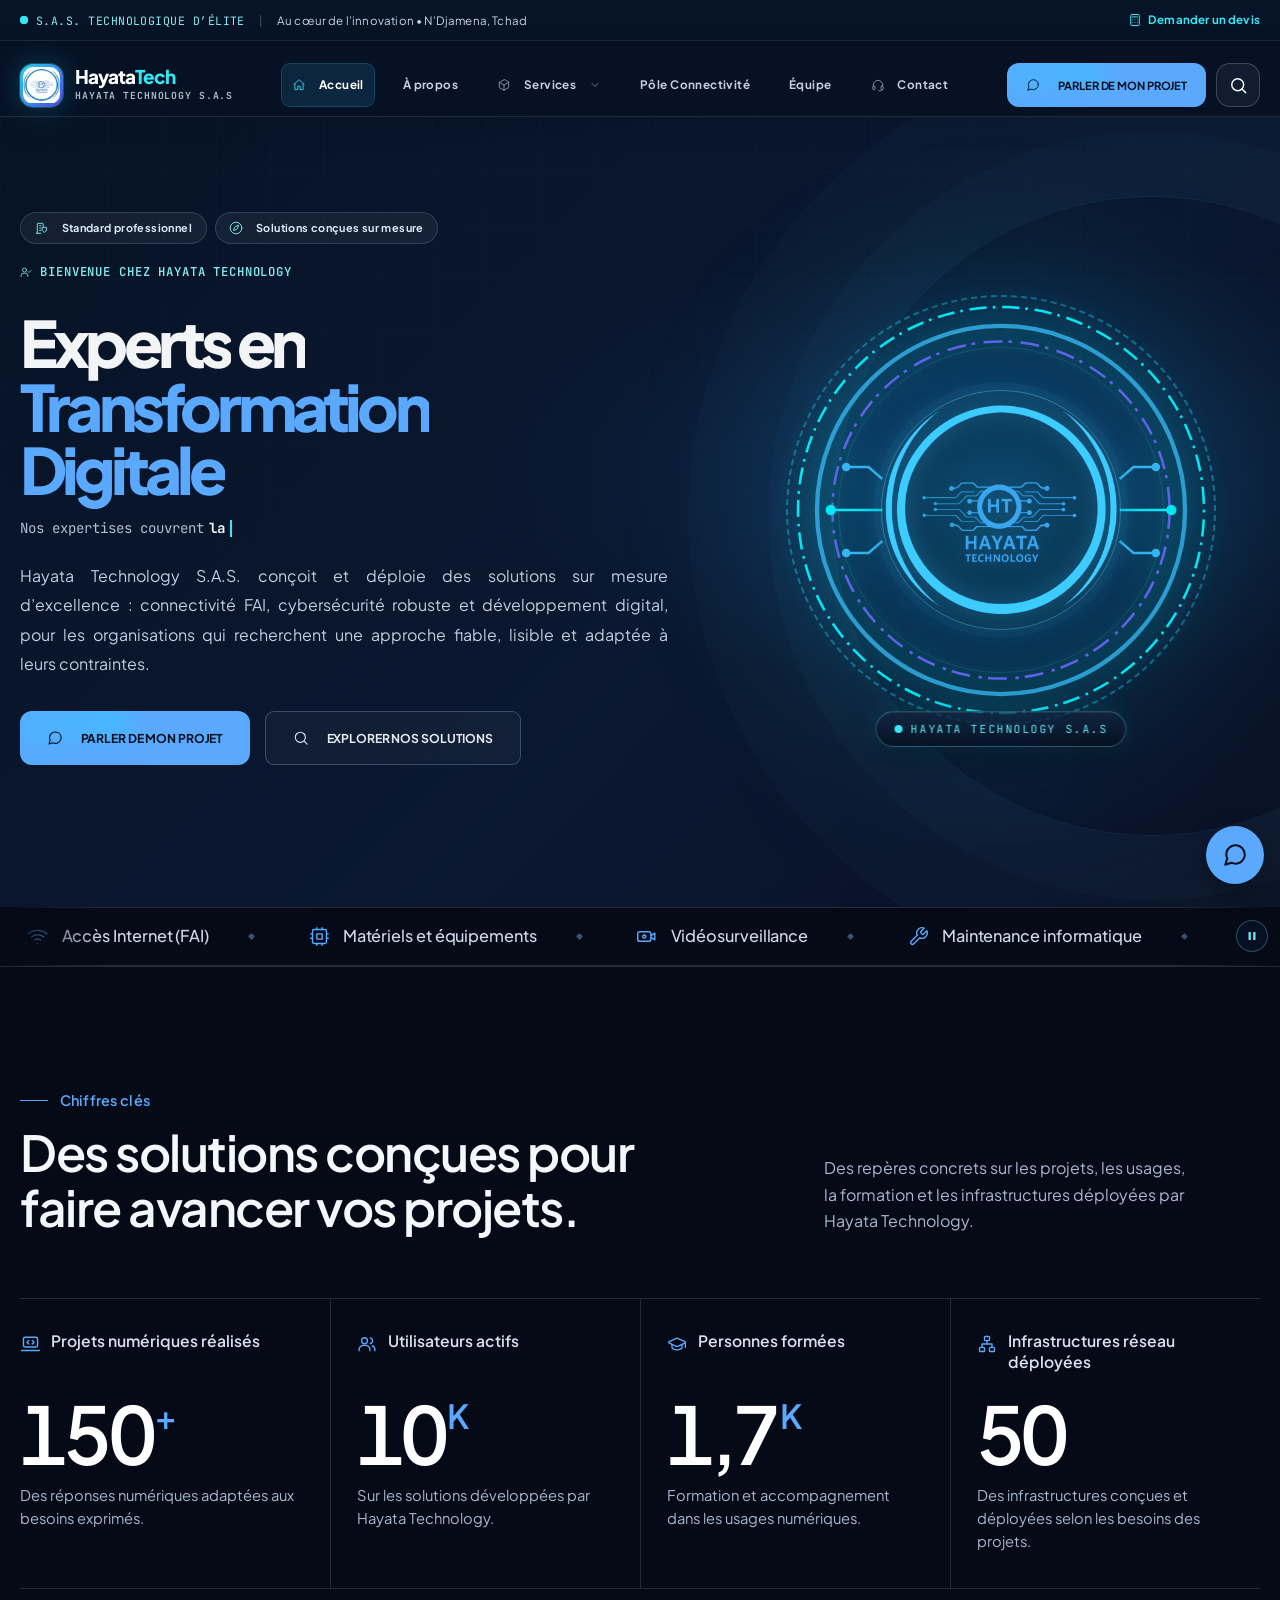
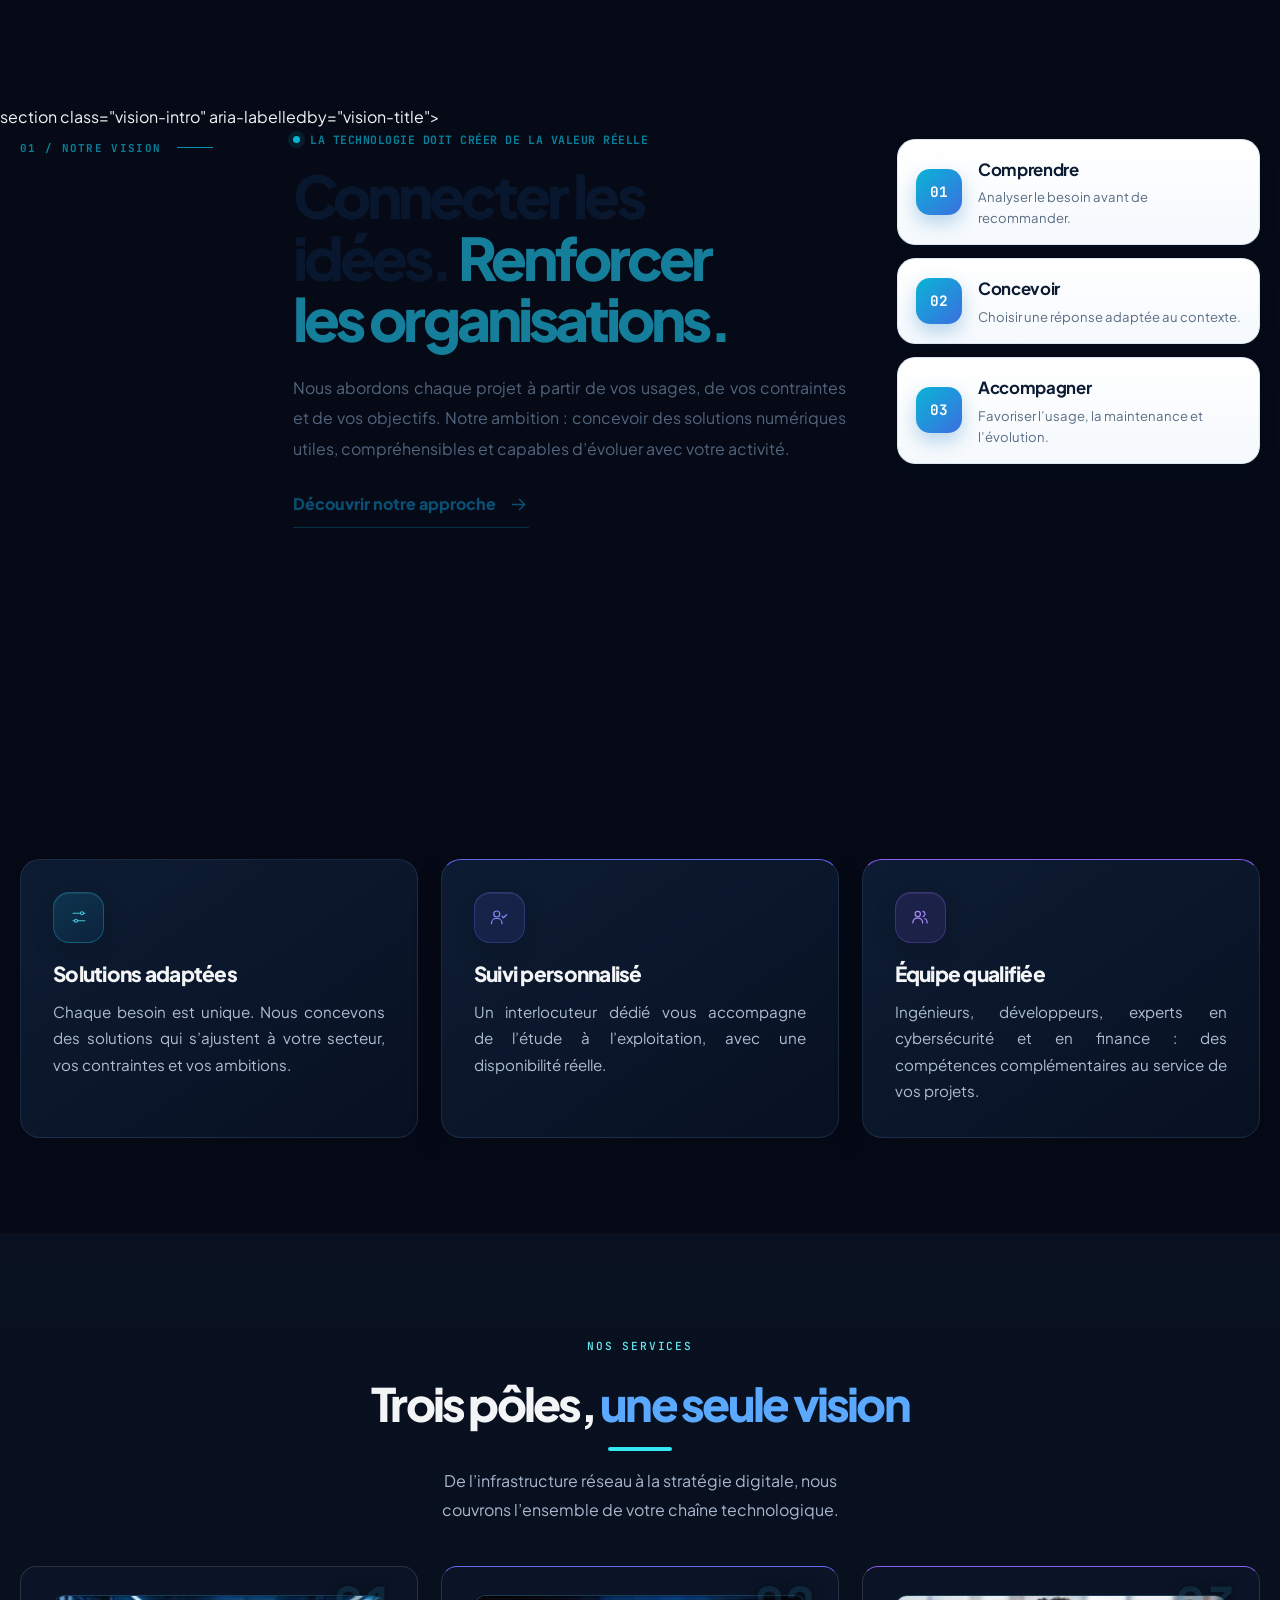
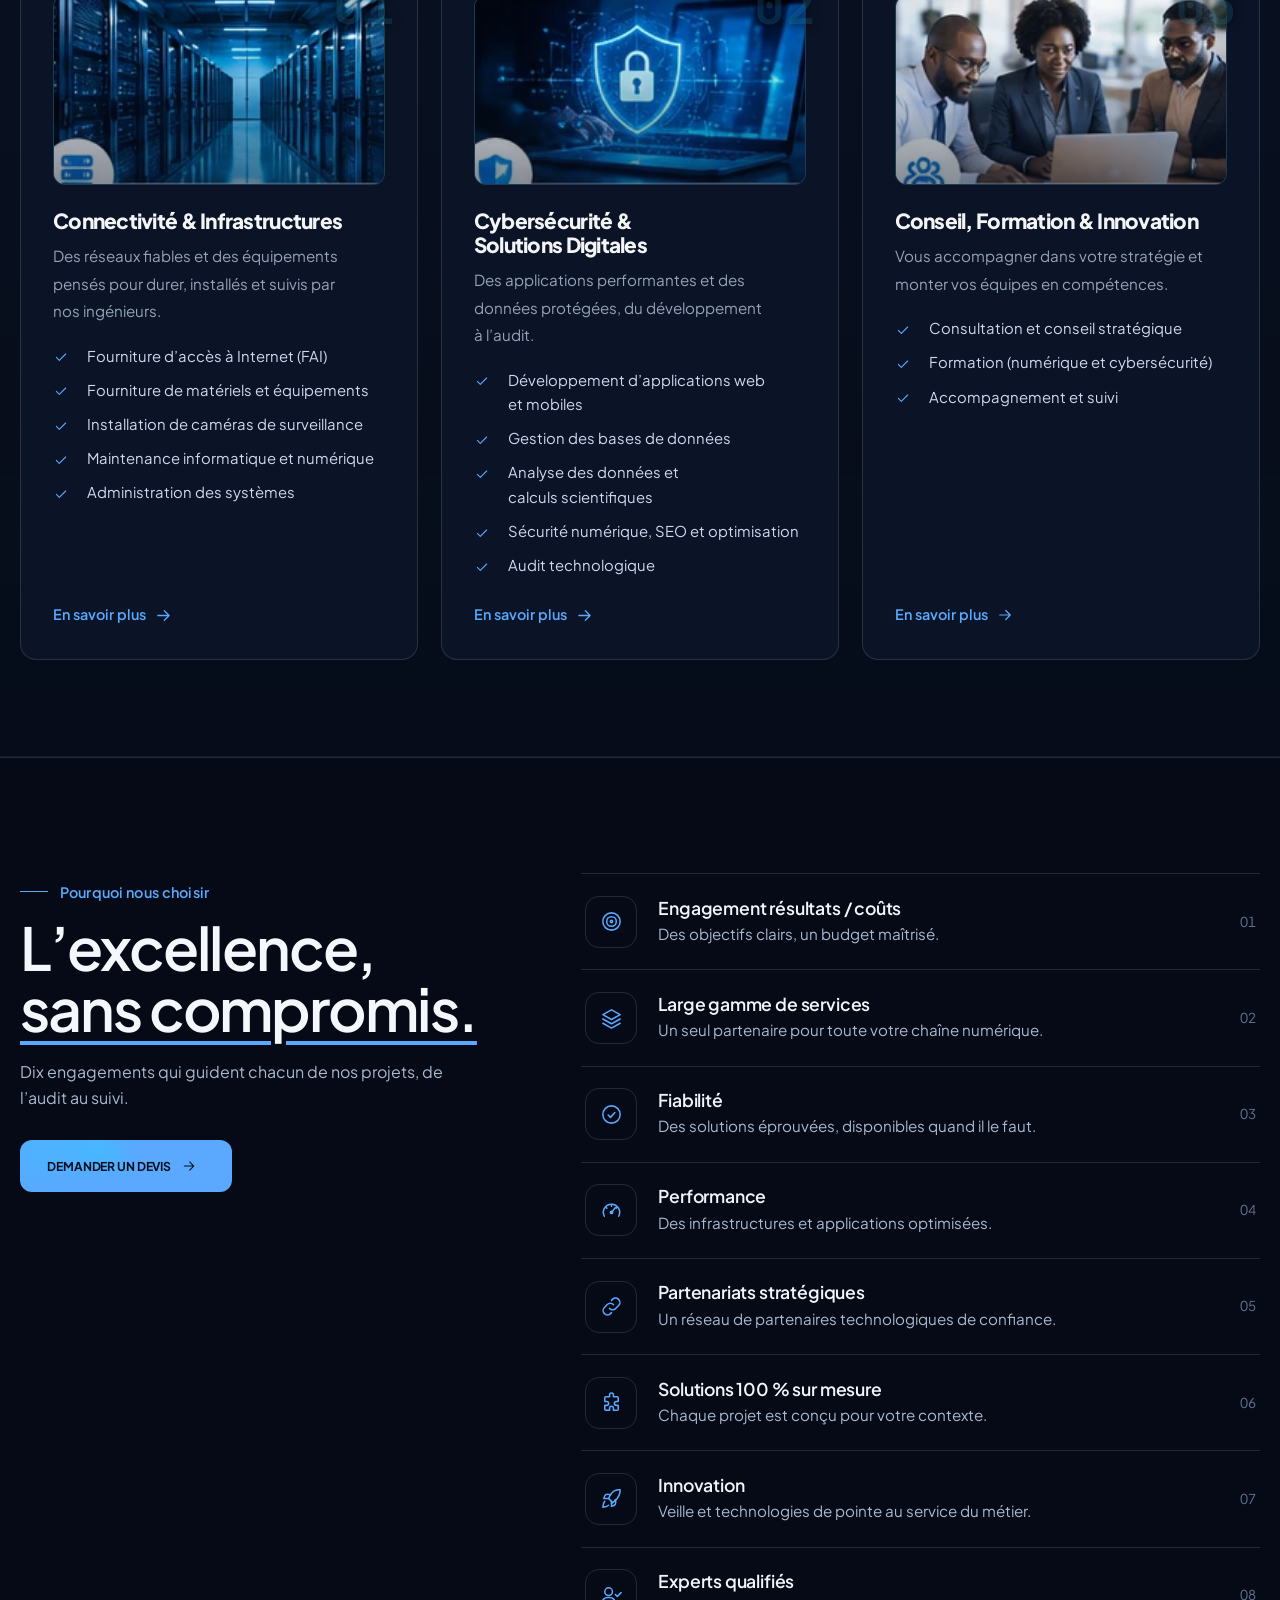
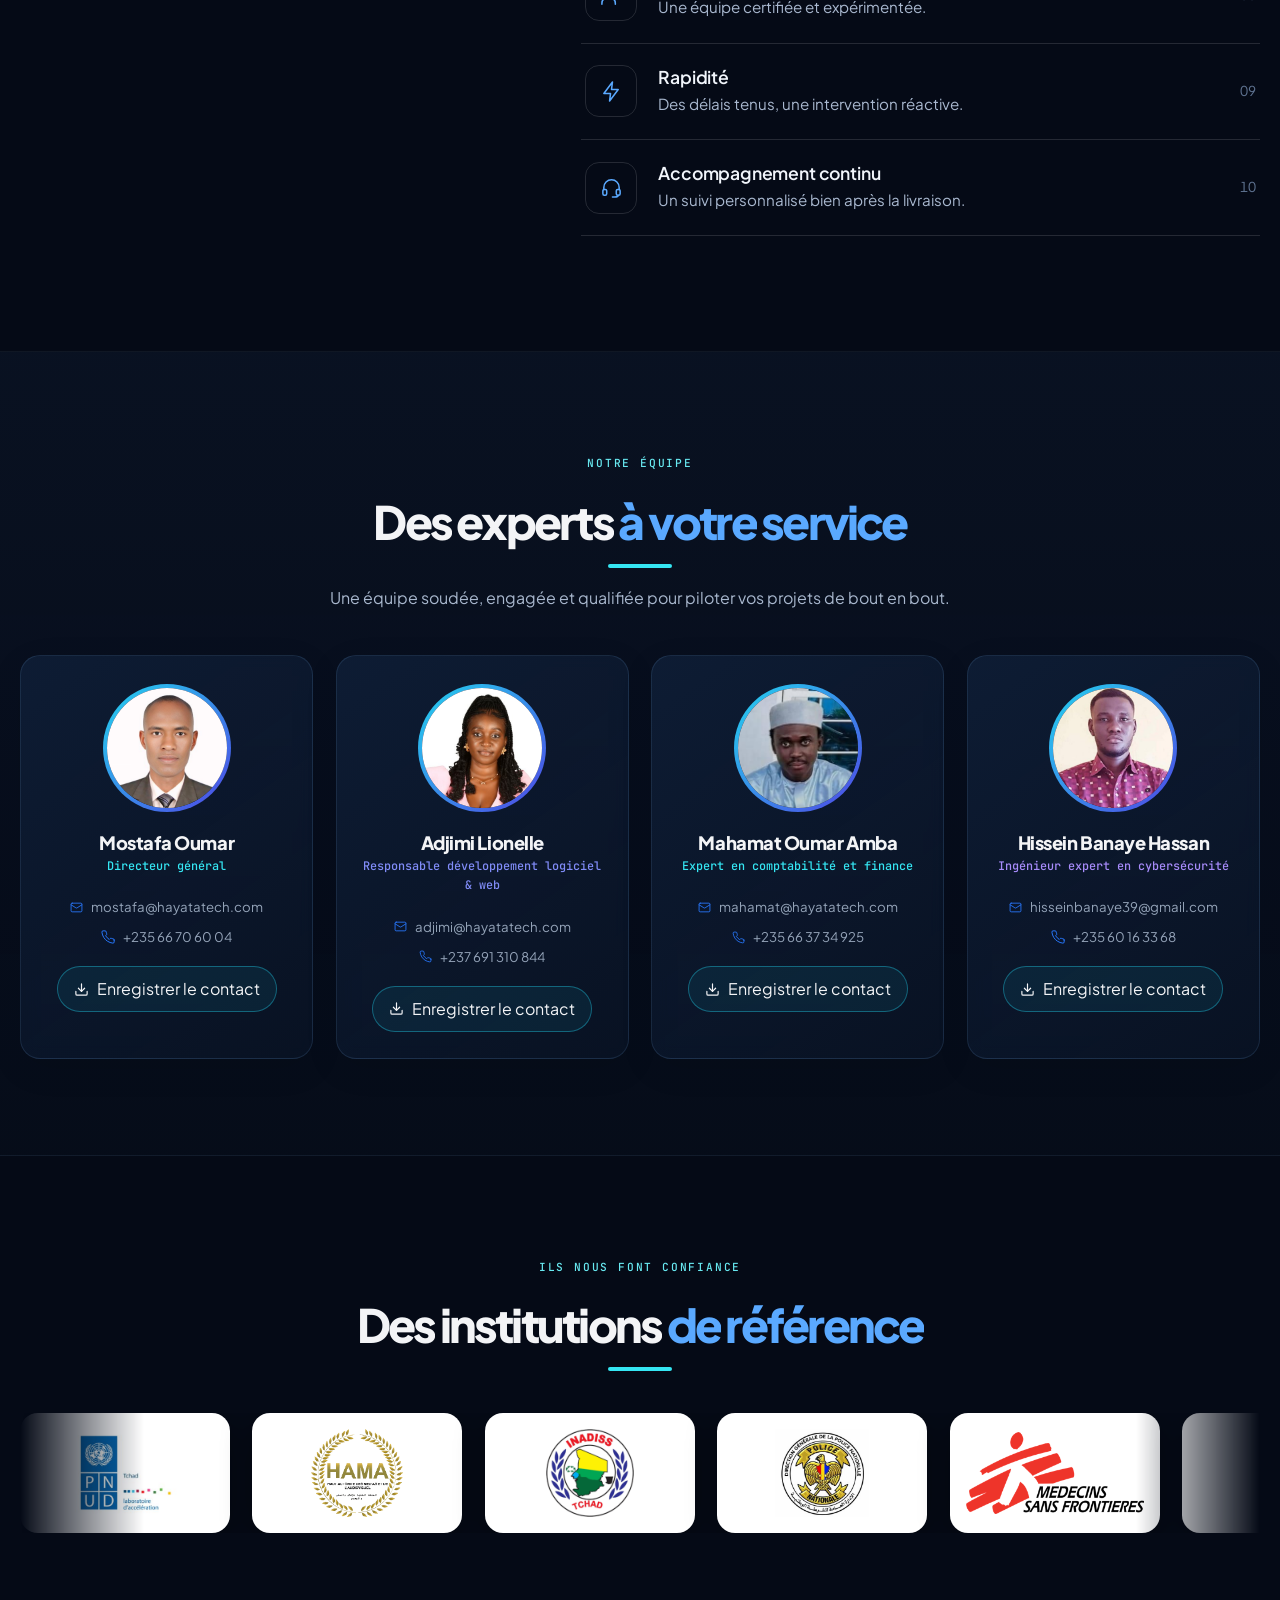
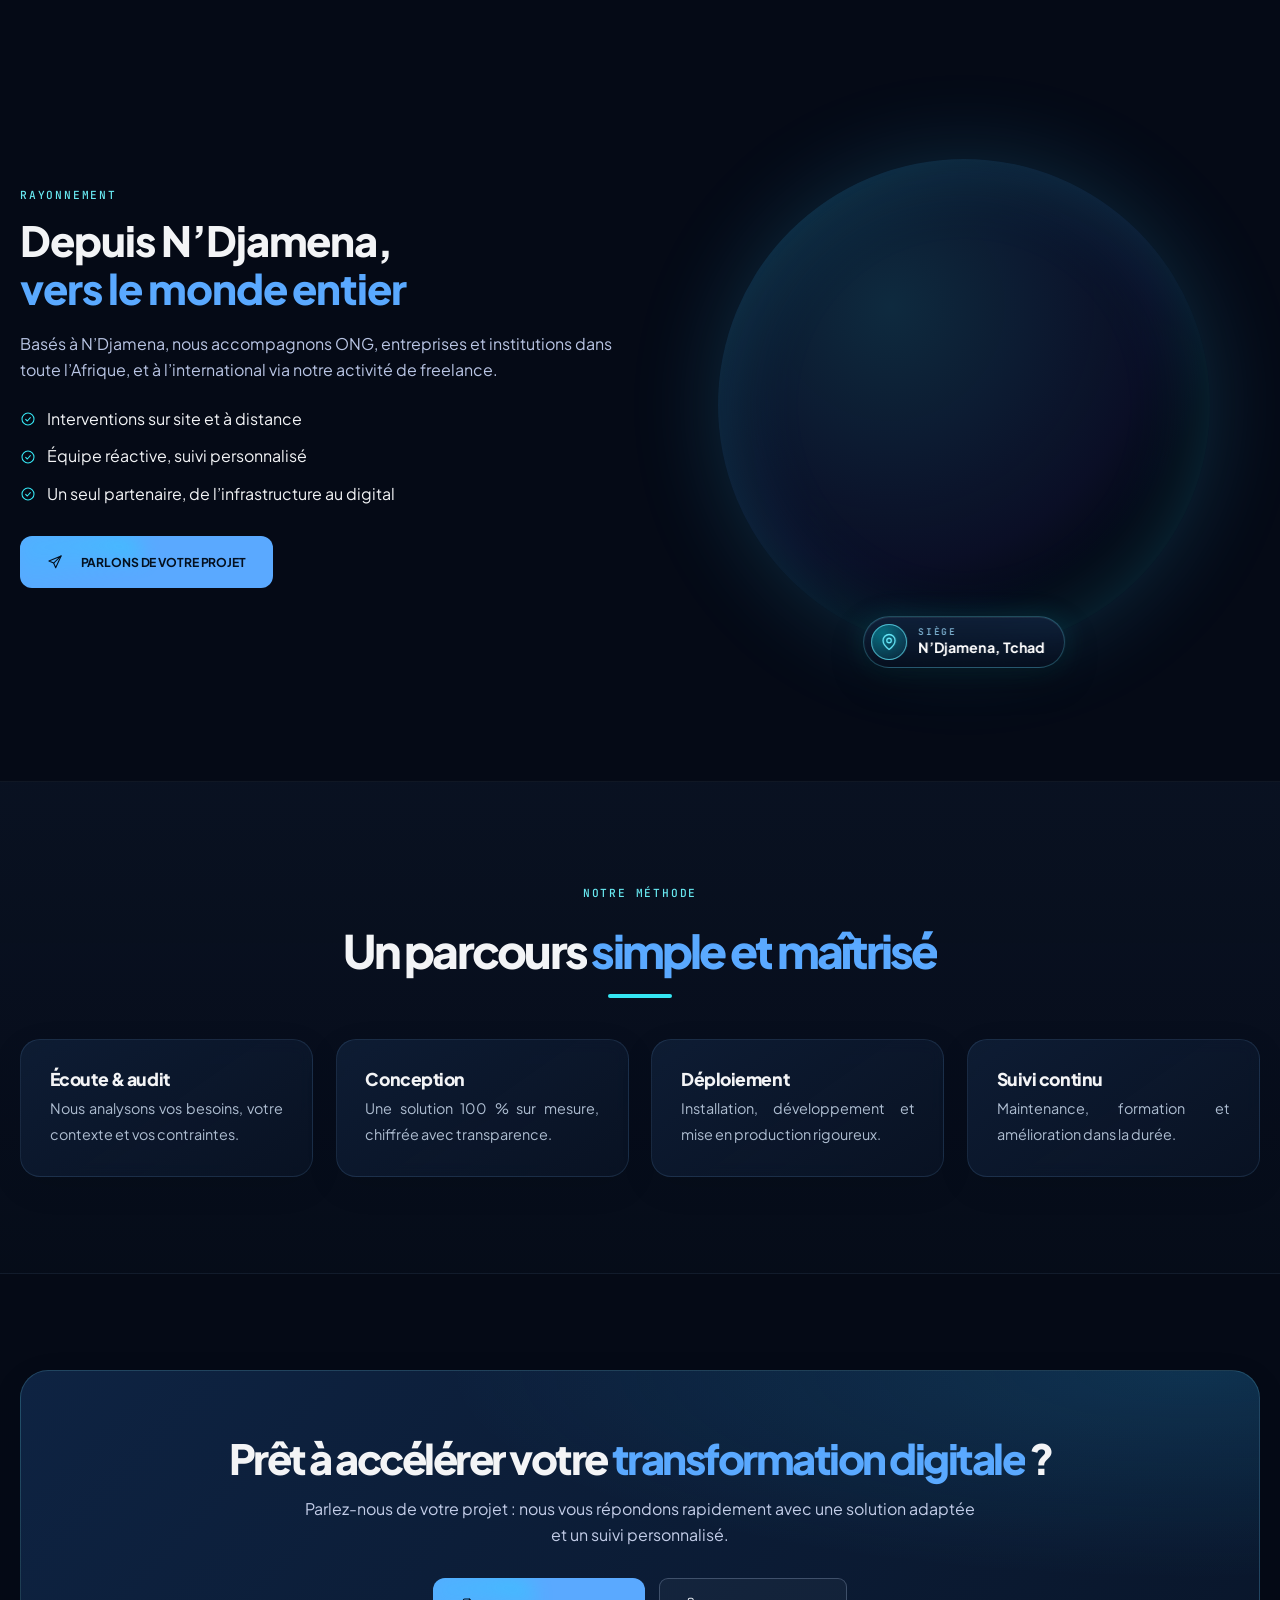
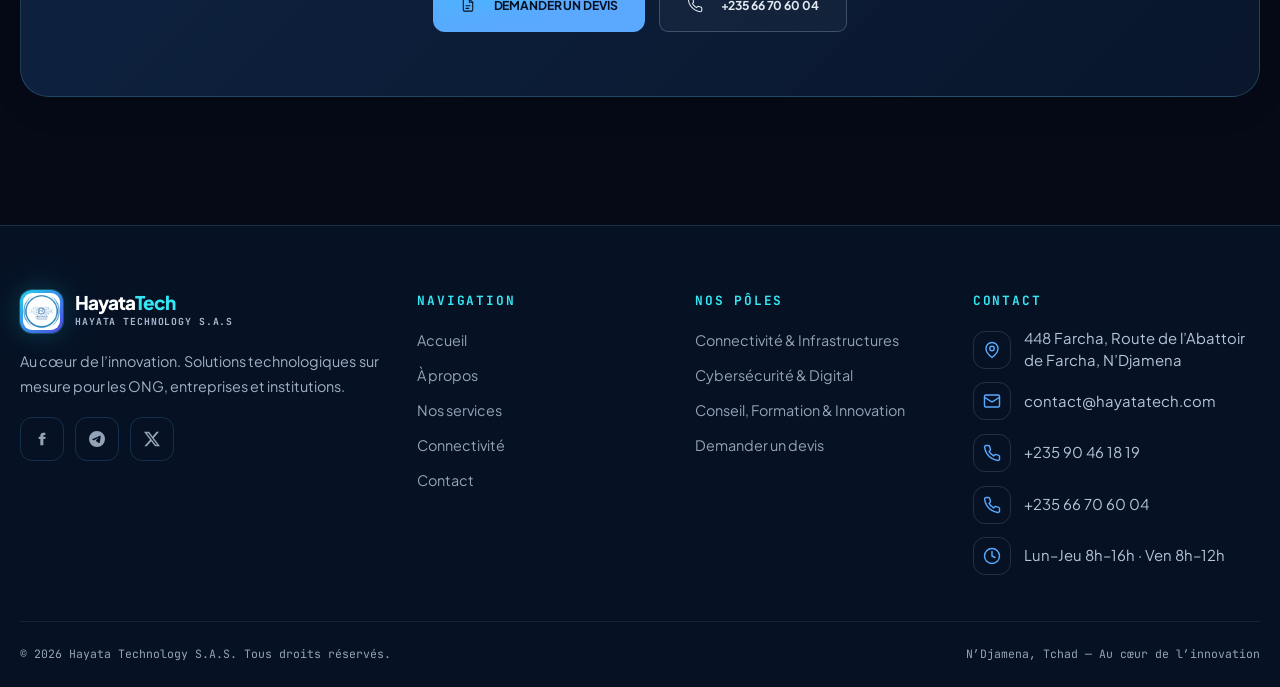
<file: index.html>
<!DOCTYPE html>
<html lang="fr">
<head>
<meta name="generator" content="Hayata Technology V7.1.0">
<meta charset="utf-8">
<script>document.documentElement.classList.add('js');(function(){var c=navigator.connection||{};if(c.saveData||/(^|-)2g$/.test(c.effectiveType||'')){window.HAYATA_LITE=true;document.documentElement.classList.add('lite')}})();</script>
<meta name="viewport" content="width=device-width,initial-scale=1,viewport-fit=cover">
<title>Accueil — Experts en transformation digitale | Hayata Technology S.A.S.</title>
<meta name="description" content="Hayata Technology S.A.S. : connectivité, cybersécurité, développement et conseil. Un accès Internet fiable, où que vous soyez. N’Djamena, Tchad.">
<meta name="robots" content="index,follow,max-image-preview:large"><meta name="theme-color" content="#071326">
<link rel="canonical" href="https://www.hayatatech.com/index.html">
<meta property="og:type" content="website"><meta property="og:title" content="Accueil — Experts en transformation digitale | Hayata Technology">
<meta property="og:description" content="Hayata Technology S.A.S. : connectivité, cybersécurité, développement et conseil. Un accès Internet fiable, où que vous soyez. N’Djamena, Tchad."><meta property="og:image" content="https://www.hayatatech.com/assets/img/logo.png"><meta property="og:locale" content="fr_FR"><meta property="og:site_name" content="Hayata Technology S.A.S."><meta property="og:image:alt" content="Logo Hayata Technology">
<meta name="twitter:card" content="summary"><meta name="twitter:title" content="Accueil — Experts en transformation digitale | Hayata Technology"><meta name="twitter:description" content="Hayata Technology S.A.S. : connectivité, cybersécurité, développement et conseil. Un accès Internet fiable, où que vous soyez. N’Djamena, Tchad."><meta name="twitter:image" content="https://www.hayatatech.com/assets/img/logo.png">
<meta name="color-scheme" content="dark"><link rel="manifest" href="manifest.webmanifest"><link rel="preload" as="image" href="assets/img/emblem.png" fetchpriority="high"><link rel="preload" as="image" href="assets/img/services/hero-datacenter.webp" fetchpriority="high"><link rel="icon" type="image/png" href="assets/img/favicon.png"><link rel="apple-touch-icon" href="assets/img/icon-192.png">
<link rel="preconnect" href="https://fonts.googleapis.com"><link rel="preconnect" href="https://fonts.gstatic.com" crossorigin>
<link href="https://fonts.googleapis.com/css2?family=Plus+Jakarta+Sans:wght@300;400;500;600;700;800&family=JetBrains+Mono:wght@400;500;700&display=swap" rel="stylesheet">
<link rel="stylesheet" href="assets/css/icons.css?v=7.1.0"><link rel="stylesheet" href="assets/css/style.css?v=7.1.0"><link rel="stylesheet" href="assets/css/v7.css?v=7.1.0">
<script type="application/ld+json">{"@context":"https://schema.org","@type":["Organization","ProfessionalService"],"@id":"https://www.hayatatech.com/#organization","name":"Hayata Technology S.A.S.","alternateName":"Hayata Tech","url":"https://www.hayatatech.com","logo":"https://www.hayatatech.com/assets/img/logo.png","image":"https://www.hayatatech.com/assets/img/logo.png","email":"contact@hayatatech.com","telephone":["+235 66 70 60 04","+235 90 46 18 19"],"slogan":"Au cœur de l’innovation","description":"Connectivité, cybersécurité, développement digital, conseil et formation pour les ONG, entreprises et institutions.","address":{"@type":"PostalAddress","streetAddress":"448 Farcha, Route de l’Abattoir de Farcha","addressLocality":"N’Djamena","addressCountry":"TD"},"openingHoursSpecification":[{"@type":"OpeningHoursSpecification","dayOfWeek":["Monday","Tuesday","Wednesday","Thursday"],"opens":"08:00","closes":"16:00"},{"@type":"OpeningHoursSpecification","dayOfWeek":"Friday","opens":"08:00","closes":"12:00"}],"areaServed":["Tchad","Afrique"],"knowsAbout":["Accès Internet","Équipements réseau","Vidéosurveillance","Cybersécurité","Développement web et mobile","Bases de données","Audit technologique","Formation numérique"],"sameAs":["https://www.facebook.com/hayatatech","https://t.me/hayatatech"]}</script>
<meta property="og:url" content="https://www.hayatatech.com/index.html">
</head>
<body class="page-home">


<div id="progress"></div>
<a class="skip-link" href="#main">Aller au contenu</a>
<div class="topbar"><div class="container"><div class="l"><span class="tag"><span class="dot"></span>S.A.S. TECHNOLOGIQUE D’ÉLITE</span><span class="sep">|</span><span>Au cœur de l’innovation • N’Djamena, Tchad</span></div>
<a class="q" href="contact.html#devis"><i class="ic ic-calculator fa-calculator" aria-hidden="true"></i> Demander un devis</a></div></div><header class="nav"><div class="container">
<a class="brand" href="index.html" aria-label="Hayata Technology — accueil"><img src="assets/img/emblem.png" alt="Logo Hayata Technology"><div><span class="bn">Hayata<em>Tech</em></span><small>Hayata Technology S.A.S</small></div></a>
<nav class="nav-wrap" aria-label="Navigation principale"><ul class="nav-links" id="menu"><li><a href="index.html" class="active" aria-current="page"><i class="ic ic-house fa-house" aria-hidden="true"></i>Accueil</a></li><li><a href="a-propos.html" >À propos</a></li><li class="has-dd"><button class="dd-btn" type="button" aria-haspopup="true"><i class="ic ic-cubes fa-cubes" aria-hidden="true"></i>Services<i class="ic ic-chevron-down fa-chevron-down" aria-hidden="true"></i></button>
<div class="dd-menu"><a href="services.html"><i class="ic ic-grip fa-grip" aria-hidden="true"></i>Tous les services</a>
<a href="connectivite.html"><i class="ic ic-network-wired fa-network-wired" aria-hidden="true"></i>Connectivité & Infrastructures</a>
<a href="services.html#cyber"><i class="ic ic-shield-halved fa-shield-halved" aria-hidden="true"></i>Cybersécurité & Digital</a>
<a href="services.html#conseil"><i class="ic ic-lightbulb fa-lightbulb" aria-hidden="true"></i>Conseil & Formation</a></div></li><li><a href="connectivite.html" >Pôle Connectivité</a></li><li><a href="a-propos.html#equipe" >Équipe</a></li><li><a href="contact.html" ><i class="ic ic-headset fa-headset" aria-hidden="true"></i>Contact</a></li></ul></nav>
<div class="nav-cta"><a class="btn btn-primary btn-sm" href="contact.html#devis"><i class="ic ic-chat fa-chat" aria-hidden="true"></i>Parler de mon projet</a>
<button class="burger" type="button" aria-label="Ouvrir le menu" aria-expanded="false" aria-controls="menu"><span></span><span></span><span></span></button></div>
</div></header><main id="main" tabindex="-1">
<section class="hero"><div class="container hero-grid">
<div>
<div class="badges rv"><span class="badge"><i class="ic ic-building-shield fa-building-shield" aria-hidden="true"></i>Standard professionnel</span><span class="badge v"><i class="ic ic-compass-drafting fa-compass-drafting" aria-hidden="true"></i>Solutions conçues sur mesure</span></div>
<div class="welcome rv"><i class="ic ic-user-check fa-user-check" aria-hidden="true"></i>Bienvenue chez Hayata Technology</div>
<h1 class="rv">Experts en <span class="grad-text">Transformation Digitale</span></h1>
<div class="rotator rv"><span>Nos expertises couvrent</span><b class="rw" data-words="la connectivité|la cybersécurité|le développement web & mobile|la formation|le conseil stratégique"></b><i class="caret"></i></div>
<p class="lead rv">Hayata Technology S.A.S. conçoit et déploie des solutions sur mesure d’excellence : connectivité FAI, cybersécurité robuste et développement digital, pour les organisations qui recherchent une approche fiable, lisible et adaptée à leurs contraintes.</p>
<div class="hero-btns rv"><a class="btn btn-primary" href="contact.html#devis"><i class="ic ic-chat fa-chat" aria-hidden="true"></i>Parler de mon projet</a>
<a class="btn btn-ghost" href="services.html"><i class="ic ic-magnifying-glass fa-magnifying-glass" aria-hidden="true"></i>Explorer nos solutions</a></div>

</div>
<div class="rv holo-wrap"><div class="holo"><div class="aura"></div><div class="pulse"></div>
<svg viewBox="0 0 500 500" fill="none" aria-hidden="true">
<circle class="rot" cx="250" cy="250" r="236" stroke="#00F2FE" stroke-width="3" stroke-dasharray="12 8"/>
<circle cx="250" cy="250" r="214" stroke="#38BDF8" stroke-width="5" opacity=".8"/>
<circle class="rot2" cx="250" cy="250" r="196" stroke="#6366F1" stroke-width="3" stroke-dasharray="20 10"/>
<g stroke-width="3"><path d="M52 250H112" stroke="#00F2FE"/><path d="M70 200H96L112 214" stroke="#38BDF8"/><path d="M70 300H96L112 286" stroke="#38BDF8"/>
<path d="M448 250H388" stroke="#00F2FE"/><path d="M430 200H404L388 214" stroke="#38BDF8"/><path d="M430 300H404L388 286" stroke="#38BDF8"/></g>
<g fill="#00F2FE"><circle cx="52" cy="250" r="6"/><circle cx="448" cy="250" r="6"/></g><g fill="#38BDF8"><circle cx="70" cy="200" r="5"/><circle cx="70" cy="300" r="5"/><circle cx="430" cy="200" r="5"/><circle cx="430" cy="300" r="5"/></g>
</svg>
<div class="core"><img src="assets/img/emblem-transparent.png" width="394" height="392" decoding="async" alt="Logo Hayata Technology"></div>
<div class="hbadge"><i></i>HAYATA TECHNOLOGY S.A.S</div></div></div>
<a class="cue" href="#approche" aria-label="Défiler"><i></i>Défiler</a></div></section>
<div class="ticker" aria-hidden="true"><div class="tk"><span class="tk-item"><i class="ic ic-wifi" aria-hidden="true"></i><em>Accès Internet (FAI)</em></span><span class="tk-item"><i class="ic ic-cpu" aria-hidden="true"></i><em>Matériels et équipements</em></span><span class="tk-item"><i class="ic ic-video" aria-hidden="true"></i><em>Vidéosurveillance</em></span><span class="tk-item"><i class="ic ic-wrench" aria-hidden="true"></i><em>Maintenance informatique</em></span><span class="tk-item"><i class="ic ic-terminal" aria-hidden="true"></i><em>Administration des systèmes</em></span><span class="tk-item"><i class="ic ic-code" aria-hidden="true"></i><em>Applications web et mobiles</em></span><span class="tk-item"><i class="ic ic-database" aria-hidden="true"></i><em>Bases de données</em></span><span class="tk-item"><i class="ic ic-chart" aria-hidden="true"></i><em>Analyse de données</em></span><span class="tk-item"><i class="ic ic-shield-check" aria-hidden="true"></i><em>Cybersécurité</em></span><span class="tk-item"><i class="ic ic-search" aria-hidden="true"></i><em>SEO</em></span><span class="tk-item"><i class="ic ic-clipboard" aria-hidden="true"></i><em>Audit technologique</em></span><span class="tk-item"><i class="ic ic-compass" aria-hidden="true"></i><em>Conseil stratégique</em></span><span class="tk-item"><i class="ic ic-graduation-cap" aria-hidden="true"></i><em>Formation</em></span></div></div>

<section class="figs" aria-labelledby="figs-title"><div class="container"><header class="figs-head"><div><p class="kicker">Chiffres clés</p><h2 id="figs-title">Des solutions conçues pour faire avancer vos projets.</h2></div><p class="sub">Des repères concrets sur les projets, les usages, la formation et les infrastructures déployées par Hayata Technology.</p></header><dl class="figs-grid"><div class="fig"><dt><i class="ic ic-laptop-code" aria-hidden="true"></i><span>Projets numériques réalisés</span></dt><dd class="fig-n"><span data-to="150">150</span><sup>+</sup></dd><dd class="fig-d">Des réponses numériques adaptées aux besoins exprimés.</dd></div><div class="fig"><dt><i class="ic ic-users" aria-hidden="true"></i><span>Utilisateurs actifs</span></dt><dd class="fig-n"><span data-to="10">10</span><sup>K</sup></dd><dd class="fig-d">Sur les solutions développées par Hayata Technology.</dd></div><div class="fig"><dt><i class="ic ic-graduation-cap" aria-hidden="true"></i><span>Personnes formées</span></dt><dd class="fig-n"><span data-to="1.7" data-dec="1">1,7</span><sup>K</sup></dd><dd class="fig-d">Formation et accompagnement dans les usages numériques.</dd></div><div class="fig"><dt><i class="ic ic-network" aria-hidden="true"></i><span>Infrastructures réseau déployées</span></dt><dd class="fig-n"><span data-to="50">50</span></dd><dd class="fig-d">Des infrastructures conçues et déployées selon les besoins des projets.</dd></div></dl></div></section>
section class="vision-intro" aria-labelledby="vision-title">
  <div class="container vision-intro-grid">
    <div class="vision-kicker"><span class="vision-index">01 / NOTRE VISION</span><span class="vision-line"></span></div>
    <div class="vision-copy">
      <p class="eyebrow"><span class="eyebrow-dot"></span> La technologie doit créer de la valeur réelle</p>
      <h2 id="vision-title">Connecter les idées. <span>Renforcer les organisations.</span></h2>
      <p>Nous abordons chaque projet à partir de vos usages, de vos contraintes et de vos objectifs. Notre ambition : concevoir des solutions numériques utiles, compréhensibles et capables d’évoluer avec votre activité.</p>
      <a class="vision-link" href="a-propos.html">Découvrir notre approche <i class="ic ic-arrow-right fa-arrow-right" aria-hidden="true"></i></a>
    </div>
    <div class="vision-principles" aria-label="Nos principes de travail">
      <div class="vision-principle"><span>01</span><div><strong>Comprendre</strong><small>Analyser le besoin avant de recommander.</small></div><i class="ic ic-arrow-up-right-from-square fa-arrow-up-right-from-square" aria-hidden="true"></i></div>
      <div class="vision-principle"><span>02</span><div><strong>Concevoir</strong><small>Choisir une réponse adaptée au contexte.</small></div><i class="ic ic-arrow-up-right-from-square fa-arrow-up-right-from-square" aria-hidden="true"></i></div>
      <div class="vision-principle"><span>03</span><div><strong>Accompagner</strong><small>Favoriser l’usage, la maintenance et l’évolution.</small></div><i class="ic ic-arrow-up-right-from-square fa-arrow-up-right-from-square" aria-hidden="true"></i></div>
    </div>
  </div>
</section>

<section id="approche" class="s"><div class="container">
<div class="s-head rv"><span class="eyebrow">Notre approche</span><h2>Trois piliers pour <span class="grad-text">votre réussite</span></h2>
<p>Hayata Technology propose des solutions technologiques sur mesure pour les ONG, entreprises privées et institutions étatiques, partout en Afrique et à l’international.</p></div>
<div class="grid g3">
<div class="glass pillar tilt rv"><div class="ico"><i class="ic ic-sliders fa-sliders" aria-hidden="true"></i></div><h3>Solutions adaptées</h3><p>Chaque besoin est unique. Nous concevons des solutions qui s’ajustent à votre secteur, vos contraintes et vos ambitions.</p></div>
<div class="glass pillar tilt rv" style="--d:.1s"><div class="ico"><i class="ic ic-user-check fa-user-check" aria-hidden="true"></i></div><h3>Suivi personnalisé</h3><p>Un interlocuteur dédié vous accompagne de l’étude à l’exploitation, avec une disponibilité réelle.</p></div>
<div class="glass pillar tilt rv" style="--d:.2s"><div class="ico"><i class="ic ic-users-gear fa-users-gear" aria-hidden="true"></i></div><h3>Équipe qualifiée</h3><p>Ingénieurs, développeurs, experts en cybersécurité et en finance : des compétences complémentaires au service de vos projets.</p></div>
</div></div></section>

<section class="s alt"><div class="container">
<div class="s-head rv"><span class="eyebrow">Nos services</span><h2>Trois pôles, <span class="grad-text">une seule vision</span></h2>
<p>De l’infrastructure réseau à la stratégie digitale, nous couvrons l’ensemble de votre chaîne technologique.</p></div>
<div class="grid g3"><article class="glass pole tilt rv" style="--d:0.0s"><span class="num">01</span>
<div class="pole-media"><img width="278" height="126" src="assets/img/services/network-infrastructure.webp" alt="Illustration : Connectivité & Infrastructures" loading="lazy" decoding="async"></div>
<h3>Connectivité & Infrastructures</h3><p>Des réseaux fiables et des équipements pensés pour durer, installés et suivis par nos ingénieurs.</p><ul><li><i class="ic ic-check fa-check" aria-hidden="true"></i>Fourniture d’accès à Internet (FAI)</li><li><i class="ic ic-check fa-check" aria-hidden="true"></i>Fourniture de matériels et équipements</li><li><i class="ic ic-check fa-check" aria-hidden="true"></i>Installation de caméras de surveillance</li><li><i class="ic ic-check fa-check" aria-hidden="true"></i>Maintenance informatique et numérique</li><li><i class="ic ic-check fa-check" aria-hidden="true"></i>Administration des systèmes</li></ul><a class="more" href="connectivite.html">En savoir plus <i class="ic ic-arrow-right fa-arrow-right" aria-hidden="true"></i></a></article><article class="glass pole tilt rv" style="--d:0.12s"><span class="num">02</span>
<div class="pole-media"><img width="276" height="126" src="assets/img/services/cybersecurity.webp" alt="Illustration : Cybersécurité & Solutions Digitales" loading="lazy" decoding="async"></div>
<h3>Cybersécurité & Solutions Digitales</h3><p>Des applications performantes et des données protégées, du développement à l’audit.</p><ul><li><i class="ic ic-check fa-check" aria-hidden="true"></i>Développement d’applications web et mobiles</li><li><i class="ic ic-check fa-check" aria-hidden="true"></i>Gestion des bases de données</li><li><i class="ic ic-check fa-check" aria-hidden="true"></i>Analyse des données et calculs scientifiques</li><li><i class="ic ic-check fa-check" aria-hidden="true"></i>Sécurité numérique, SEO et optimisation</li><li><i class="ic ic-check fa-check" aria-hidden="true"></i>Audit technologique</li></ul><a class="more" href="services.html#cyber">En savoir plus <i class="ic ic-arrow-right fa-arrow-right" aria-hidden="true"></i></a></article><article class="glass pole tilt rv" style="--d:0.24s"><span class="num">03</span>
<div class="pole-media"><img width="266" height="126" src="assets/img/services/consulting-team.webp" alt="Illustration : Conseil, Formation & Innovation" loading="lazy" decoding="async"></div>
<h3>Conseil, Formation & Innovation</h3><p>Vous accompagner dans votre stratégie et monter vos équipes en compétences.</p><ul><li><i class="ic ic-check fa-check" aria-hidden="true"></i>Consultation et conseil stratégique</li><li><i class="ic ic-check fa-check" aria-hidden="true"></i>Formation (numérique et cybersécurité)</li><li><i class="ic ic-check fa-check" aria-hidden="true"></i>Accompagnement et suivi</li></ul><a class="more" href="services.html#conseil">En savoir plus <i class="ic ic-arrow-right fa-arrow-right" aria-hidden="true"></i></a></article></div></div></section>

<section class="why2" aria-labelledby="why-title"><div class="container why2-grid"><div class="why2-intro"><p class="kicker">Pourquoi nous choisir</p><h2 id="why-title">L’excellence, <span class="uline">sans compromis.</span></h2><p>Dix engagements qui guident chacun de nos projets, de l’audit au suivi.</p><a class="btn btn-primary" href="contact.html#devis">Demander un devis <i class="ic ic-arrow-right" aria-hidden="true"></i></a></div><ol class="why2-list"><li><span class="wi"><i class="ic ic-bullseye" aria-hidden="true"></i></span><div><h3>Engagement résultats / coûts</h3><p>Des objectifs clairs, un budget maîtrisé.</p></div></li><li><span class="wi"><i class="ic ic-layers" aria-hidden="true"></i></span><div><h3>Large gamme de services</h3><p>Un seul partenaire pour toute votre chaîne numérique.</p></div></li><li><span class="wi"><i class="ic ic-circle-check" aria-hidden="true"></i></span><div><h3>Fiabilité</h3><p>Des solutions éprouvées, disponibles quand il le faut.</p></div></li><li><span class="wi"><i class="ic ic-gauge" aria-hidden="true"></i></span><div><h3>Performance</h3><p>Des infrastructures et applications optimisées.</p></div></li><li><span class="wi"><i class="ic ic-link" aria-hidden="true"></i></span><div><h3>Partenariats stratégiques</h3><p>Un réseau de partenaires technologiques de confiance.</p></div></li><li><span class="wi"><i class="ic ic-puzzle-piece" aria-hidden="true"></i></span><div><h3>Solutions 100&nbsp;% sur mesure</h3><p>Chaque projet est conçu pour votre contexte.</p></div></li><li><span class="wi"><i class="ic ic-rocket" aria-hidden="true"></i></span><div><h3>Innovation</h3><p>Veille et technologies de pointe au service du métier.</p></div></li><li><span class="wi"><i class="ic ic-user-check" aria-hidden="true"></i></span><div><h3>Experts qualifiés</h3><p>Une équipe certifiée et expérimentée.</p></div></li><li><span class="wi"><i class="ic ic-bolt" aria-hidden="true"></i></span><div><h3>Rapidité</h3><p>Des délais tenus, une intervention réactive.</p></div></li><li><span class="wi"><i class="ic ic-headset" aria-hidden="true"></i></span><div><h3>Accompagnement continu</h3><p>Un suivi personnalisé bien après la livraison.</p></div></li></ol></div></section>

<section class="s alt"><div class="container">
<div class="s-head rv"><span class="eyebrow">Notre équipe</span><h2>Des experts <span class="grad-text">à votre service</span></h2>
<p>Une équipe soudée, engagée et qualifiée pour piloter vos projets de bout en bout.</p></div>
<div class="grid g4"><article class="glass member tilt rv" style="--d:0.0s"><div class="avatar"><img width="360" height="360" src="assets/img/team/mostafa.jpg" loading="lazy" decoding="async" alt="Mostafa Oumar"></div>
<h3>Mostafa Oumar</h3><div class="role">Directeur général</div>
<a class="l" href="mailto:mostafa@hayatatech.com"><i class="ic ic-envelope fa-envelope" aria-hidden="true"></i>mostafa@hayatatech.com</a>
<a class="l" href="tel:+23566706004"><i class="ic ic-phone fa-phone" aria-hidden="true"></i>+235 66 70 60 04</a></article><article class="glass member tilt rv" style="--d:0.1s"><div class="avatar"><img width="360" height="360" src="assets/img/team/adjimi.jpg" loading="lazy" decoding="async" alt="Adjimi Lionelle"></div>
<h3>Adjimi Lionelle</h3><div class="role">Responsable développement logiciel &amp; web</div>
<a class="l" href="mailto:adjimi@hayatatech.com"><i class="ic ic-envelope fa-envelope" aria-hidden="true"></i>adjimi@hayatatech.com</a>
<a class="l" href="tel:+237691310844"><i class="ic ic-phone fa-phone" aria-hidden="true"></i>+237 691 310 844</a></article><article class="glass member tilt rv" style="--d:0.2s"><div class="avatar"><img width="250" height="251" src="assets/img/team/mahamat.jpg" loading="lazy" decoding="async" alt="Mahamat Oumar Amba"></div>
<h3>Mahamat Oumar Amba</h3><div class="role">Expert en comptabilité et finance</div>
<a class="l" href="mailto:mahamat@hayatatech.com"><i class="ic ic-envelope fa-envelope" aria-hidden="true"></i>mahamat@hayatatech.com</a>
<a class="l" href="tel:+235663734925"><i class="ic ic-phone fa-phone" aria-hidden="true"></i>+235 66 37 34 925</a></article><article class="glass member tilt rv" style="--d:0.30000000000000004s"><div class="avatar"><img width="358" height="360" src="assets/img/team/hissein.jpg" loading="lazy" decoding="async" alt="Hissein Banaye Hassan"></div>
<h3>Hissein Banaye Hassan</h3><div class="role">Ingénieur expert en cybersécurité</div>
<a class="l" href="mailto:hisseinbanaye39@gmail.com"><i class="ic ic-envelope fa-envelope" aria-hidden="true"></i>hisseinbanaye39@gmail.com</a>
<a class="l" href="tel:+23560163368"><i class="ic ic-phone fa-phone" aria-hidden="true"></i>+235 60 16 33 68</a></article></div></div></section>

<section class="s"><div class="container">
<div class="s-head rv"><span class="eyebrow">Ils nous font confiance</span><h2>Des institutions <span class="grad-text">de référence</span></h2></div>
<div class="rv"><div class="marquee" role="region" aria-label="Partenaires"><div class="track"><div class="partner" title="PNUD Tchad"><img width="300" height="236" src="assets/img/partners/pnud.jpg" loading="lazy" decoding="async" alt="PNUD Tchad"></div><div class="partner" title="HAMA"><img width="300" height="287" src="assets/img/partners/hama.png" loading="lazy" decoding="async" alt="HAMA"></div><div class="partner" title="INADISS"><img width="110" height="110" src="assets/img/partners/inadiss.png" loading="lazy" decoding="async" alt="INADISS"></div><div class="partner" title="Police nationale tchadienne"><img width="300" height="281" src="assets/img/partners/police.jpg" loading="lazy" decoding="async" alt="Police nationale tchadienne"></div><div class="partner" title="Médecins Sans Frontières"><img width="300" height="137" src="assets/img/partners/msf.png" loading="lazy" decoding="async" alt="Médecins Sans Frontières"></div><div class="partner" title="LunaticTech"><img width="225" height="224" src="assets/img/partners/lunatic.png" loading="lazy" decoding="async" alt="LunaticTech"></div></div></div></div></div></section>
<section class="s"><div class="container split">
<div><span class="eyebrow rv">Rayonnement</span><h2>Depuis N’Djamena, <span class="grad-text">vers le monde entier</span></h2>
<p class="rv">Basés à N’Djamena, nous accompagnons ONG, entreprises et institutions dans toute l’Afrique, et à l’international via notre activité de freelance.</p>
<ul class="checks rv"><li><i class="ic ic-circle-check fa-circle-check" aria-hidden="true"></i>Interventions sur site et à distance</li><li><i class="ic ic-circle-check fa-circle-check" aria-hidden="true"></i>Équipe réactive, suivi personnalisé</li><li><i class="ic ic-circle-check fa-circle-check" aria-hidden="true"></i>Un seul partenaire, de l’infrastructure au digital</li></ul>
<div class="hero-btns rv" style="margin-top:1.8rem"><a class="btn btn-primary" href="contact.html#devis"><i class="ic ic-paper-plane fa-paper-plane" aria-hidden="true"></i>Parlons de votre projet</a></div></div>
<div class="globe-wrap rv"><canvas id="globe" aria-label="Globe animé reliant N’Djamena au monde" role="img"></canvas><div class="globe-tag"><span class="gt-pin" aria-hidden="true"><svg viewBox="0 0 24 24" width="20" height="20" fill="none" stroke="currentColor" stroke-width="1.8" stroke-linecap="round" stroke-linejoin="round" aria-hidden="true" focusable="false"><path d="M20 10c0 6-8 12-8 12s-8-6-8-12a8 8 0 0 1 16 0Z"/><circle cx="12" cy="10" r="3"/></svg></span><span class="gt-text"><small>Siège</small><b>N’Djamena, Tchad</b></span></div></div>
</div></section>

<section class="s alt"><div class="container">
<div class="s-head rv"><span class="eyebrow">Notre méthode</span><h2>Un parcours <span class="grad-text">simple et maîtrisé</span></h2></div>
<div class="grid g4 steps">
<div class="glass step rv"><h4 role="heading" aria-level="3">Écoute &amp; audit</h4><p>Nous analysons vos besoins, votre contexte et vos contraintes.</p></div>
<div class="glass step rv" style="--d:.1s"><h4 role="heading" aria-level="3">Conception</h4><p>Une solution 100 % sur mesure, chiffrée avec transparence.</p></div>
<div class="glass step rv" style="--d:.2s"><h4 role="heading" aria-level="3">Déploiement</h4><p>Installation, développement et mise en production rigoureux.</p></div>
<div class="glass step rv" style="--d:.3s"><h4 role="heading" aria-level="3">Suivi continu</h4><p>Maintenance, formation et amélioration dans la durée.</p></div></div></div></section>
<section class="s"><div class="container"><div class="glass cta rv">
<h2>Prêt à accélérer votre <span class="grad-text">transformation digitale</span> ?</h2>
<p>Parlez-nous de votre projet : nous vous répondons rapidement avec une solution adaptée et un suivi personnalisé.</p>
<div class="hero-btns"><a class="btn btn-primary" href="contact.html#devis"><i class="ic ic-file-invoice fa-file-invoice" aria-hidden="true"></i>Demander un devis</a>
<a class="btn btn-ghost" href="tel:+23566706004"><i class="ic ic-phone fa-phone" aria-hidden="true"></i>+235 66 70 60 04</a></div></div></div></section></main>
<footer><div class="container">
<div class="f-grid">
<div><a class="brand" href="index.html"><img fetchpriority="high" decoding="async" src="assets/img/emblem.png" alt=""><div><span class="bn">Hayata<em>Tech</em></span><small>Hayata Technology S.A.S</small></div></a>
<p style="margin-top:1rem;max-width:34ch">Au cœur de l’innovation. Solutions technologiques sur mesure pour les ONG, entreprises et institutions.</p>
<div class="socials" style="margin-top:1.1rem"><a href="https://www.facebook.com/hayatatech" aria-label="Facebook" target="_blank" rel="noopener"><i class="ic ic-facebook-f fa-facebook-f" aria-hidden="true"></i></a>
<a href="https://t.me/hayatatech" aria-label="Telegram" target="_blank" rel="noopener"><i class="ic ic-telegram fa-telegram" aria-hidden="true"></i></a>
<a href="https://x.com/hayatatech" aria-label="X" target="_blank" rel="noopener"><i class="ic ic-x-twitter fa-x-twitter" aria-hidden="true"></i></a></div></div>
<div><h5 role="heading" aria-level="3">Navigation</h5><ul><li><a href="index.html">Accueil</a></li><li><a href="a-propos.html">À propos</a></li><li><a href="services.html">Nos services</a></li><li><a href="connectivite.html">Connectivité</a></li><li><a href="contact.html">Contact</a></li></ul></div>
<div><h5 role="heading" aria-level="3">Nos pôles</h5><ul><li><a href="connectivite.html">Connectivité & Infrastructures</a></li><li><a href="services.html#cyber">Cybersécurité & Digital</a></li><li><a href="services.html#conseil">Conseil, Formation & Innovation</a></li><li><a href="contact.html#devis">Demander un devis</a></li></ul></div>
<div><h5 role="heading" aria-level="3">Contact</h5><ul class="f-contact"><li><p class="fc"><span class="fc-ico" aria-hidden="true"><svg viewBox="0 0 24 24" width="17" height="17" fill="none" stroke="currentColor" stroke-width="1.9" stroke-linecap="round" stroke-linejoin="round" aria-hidden="true" focusable="false"><path d="M20 10c0 6-8 12-8 12s-8-6-8-12a8 8 0 0 1 16 0Z"/><circle cx="12" cy="10" r="3"/></svg></span><span class="fc-t">448 Farcha, Route de l’Abattoir de Farcha, N’Djamena</span></p></li><li><a class="fc" href="mailto:contact@hayatatech.com"><span class="fc-ico" aria-hidden="true"><svg viewBox="0 0 24 24" width="17" height="17" fill="none" stroke="currentColor" stroke-width="1.9" stroke-linecap="round" stroke-linejoin="round" aria-hidden="true" focusable="false"><rect width="20" height="16" x="2" y="4" rx="2"/><path d="m22 7-8.97 5.7a1.94 1.94 0 0 1-2.06 0L2 7"/></svg></span><span class="fc-t">contact@hayatatech.com</span></a></li><li><a class="fc" href="tel:+23590461819"><span class="fc-ico" aria-hidden="true"><svg viewBox="0 0 24 24" width="17" height="17" fill="none" stroke="currentColor" stroke-width="1.9" stroke-linecap="round" stroke-linejoin="round" aria-hidden="true" focusable="false"><path d="M22 16.92v3a2 2 0 0 1-2.18 2 19.79 19.79 0 0 1-8.63-3.07 19.5 19.5 0 0 1-6-6 19.79 19.79 0 0 1-3.07-8.67A2 2 0 0 1 4.11 2h3a2 2 0 0 1 2 1.72 12.84 12.84 0 0 0 .7 2.81 2 2 0 0 1-.45 2.11L8.09 9.91a16 16 0 0 0 6 6l1.27-1.27a2 2 0 0 1 2.11-.45 12.84 12.84 0 0 0 2.81.7A2 2 0 0 1 22 16.92z"/></svg></span><span class="fc-t">+235 90 46 18 19</span></a></li><li><a class="fc" href="tel:+23566706004"><span class="fc-ico" aria-hidden="true"><svg viewBox="0 0 24 24" width="17" height="17" fill="none" stroke="currentColor" stroke-width="1.9" stroke-linecap="round" stroke-linejoin="round" aria-hidden="true" focusable="false"><path d="M22 16.92v3a2 2 0 0 1-2.18 2 19.79 19.79 0 0 1-8.63-3.07 19.5 19.5 0 0 1-6-6 19.79 19.79 0 0 1-3.07-8.67A2 2 0 0 1 4.11 2h3a2 2 0 0 1 2 1.72 12.84 12.84 0 0 0 .7 2.81 2 2 0 0 1-.45 2.11L8.09 9.91a16 16 0 0 0 6 6l1.27-1.27a2 2 0 0 1 2.11-.45 12.84 12.84 0 0 0 2.81.7A2 2 0 0 1 22 16.92z"/></svg></span><span class="fc-t">+235 66 70 60 04</span></a></li><li><p class="fc"><span class="fc-ico" aria-hidden="true"><svg viewBox="0 0 24 24" width="17" height="17" fill="none" stroke="currentColor" stroke-width="1.9" stroke-linecap="round" stroke-linejoin="round" aria-hidden="true" focusable="false"><circle cx="12" cy="12" r="10"/><path d="M12 6v6l4 2"/></svg></span><span class="fc-t">Lun–Jeu 8h–16h · Ven 8h–12h</span></p></li></ul></div>
</div>
<div class="f-bottom"><span>© 2026 Hayata Technology S.A.S. Tous droits réservés.</span><span>N’Djamena, Tchad — Au cœur de l’innovation</span></div>
</div></footer>
<a class="wa" href="https://wa.me/23566706004" target="_blank" rel="noopener noreferrer" aria-label="Discuter sur WhatsApp (nouvel onglet)"><i class="ic ic-whatsapp fa-whatsapp" aria-hidden="true"></i></a>
<button id="toTop" type="button" aria-label="Retour en haut de page"><i class="ic ic-arrow-up fa-arrow-up" aria-hidden="true"></i></button>
<script src="assets/js/main.js?v=7.1.0" defer></script>
<script src="assets/js/v6-experience.js?v=7.1.0" defer></script><script src="assets/js/v7.js?v=7.1.0" defer></script>
<div class="mobile-quote-bar" role="region" aria-label="Accès rapide au devis">
  <a href="contact.html#devis"><i class="ic ic-file-invoice fa-file-invoice" aria-hidden="true"></i><span>Parler de mon projet</span><i class="ic ic-arrow-right fa-arrow-right" aria-hidden="true"></i></a>
</div>
</body></html>
</file>
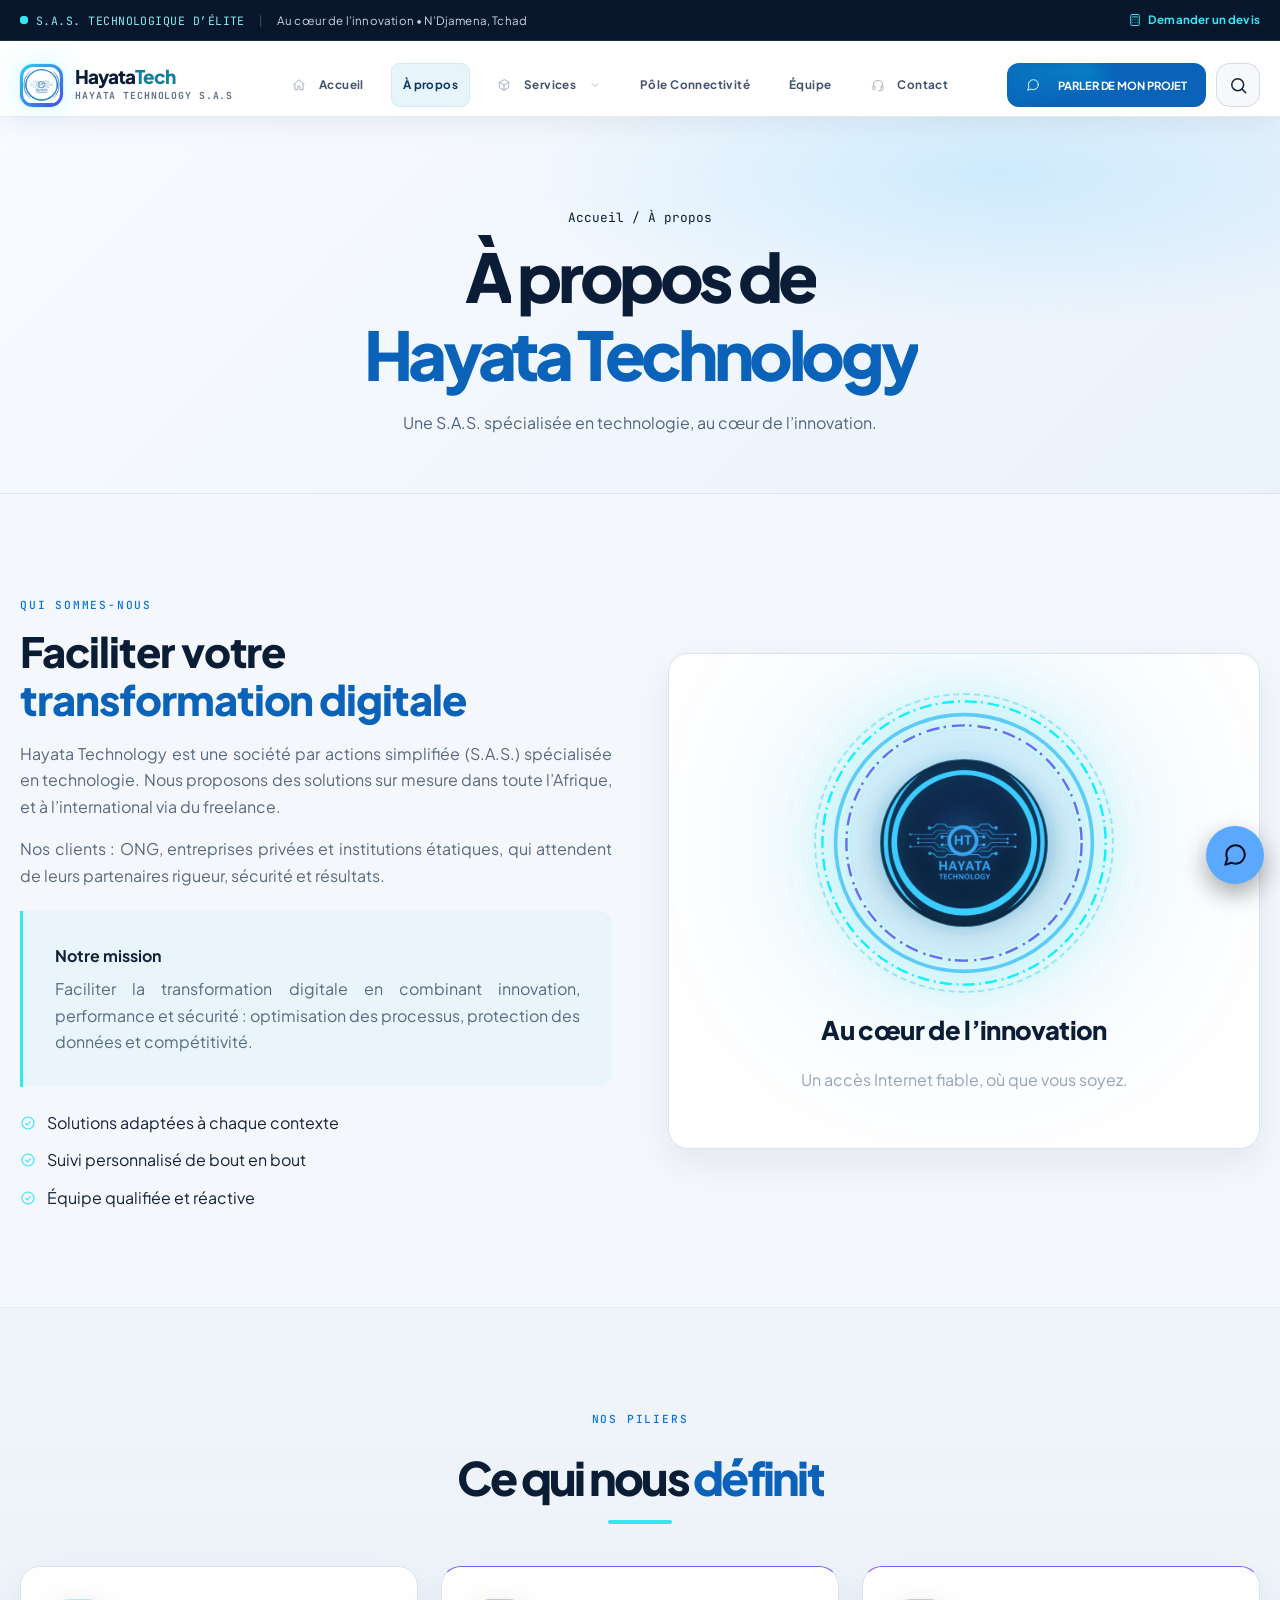
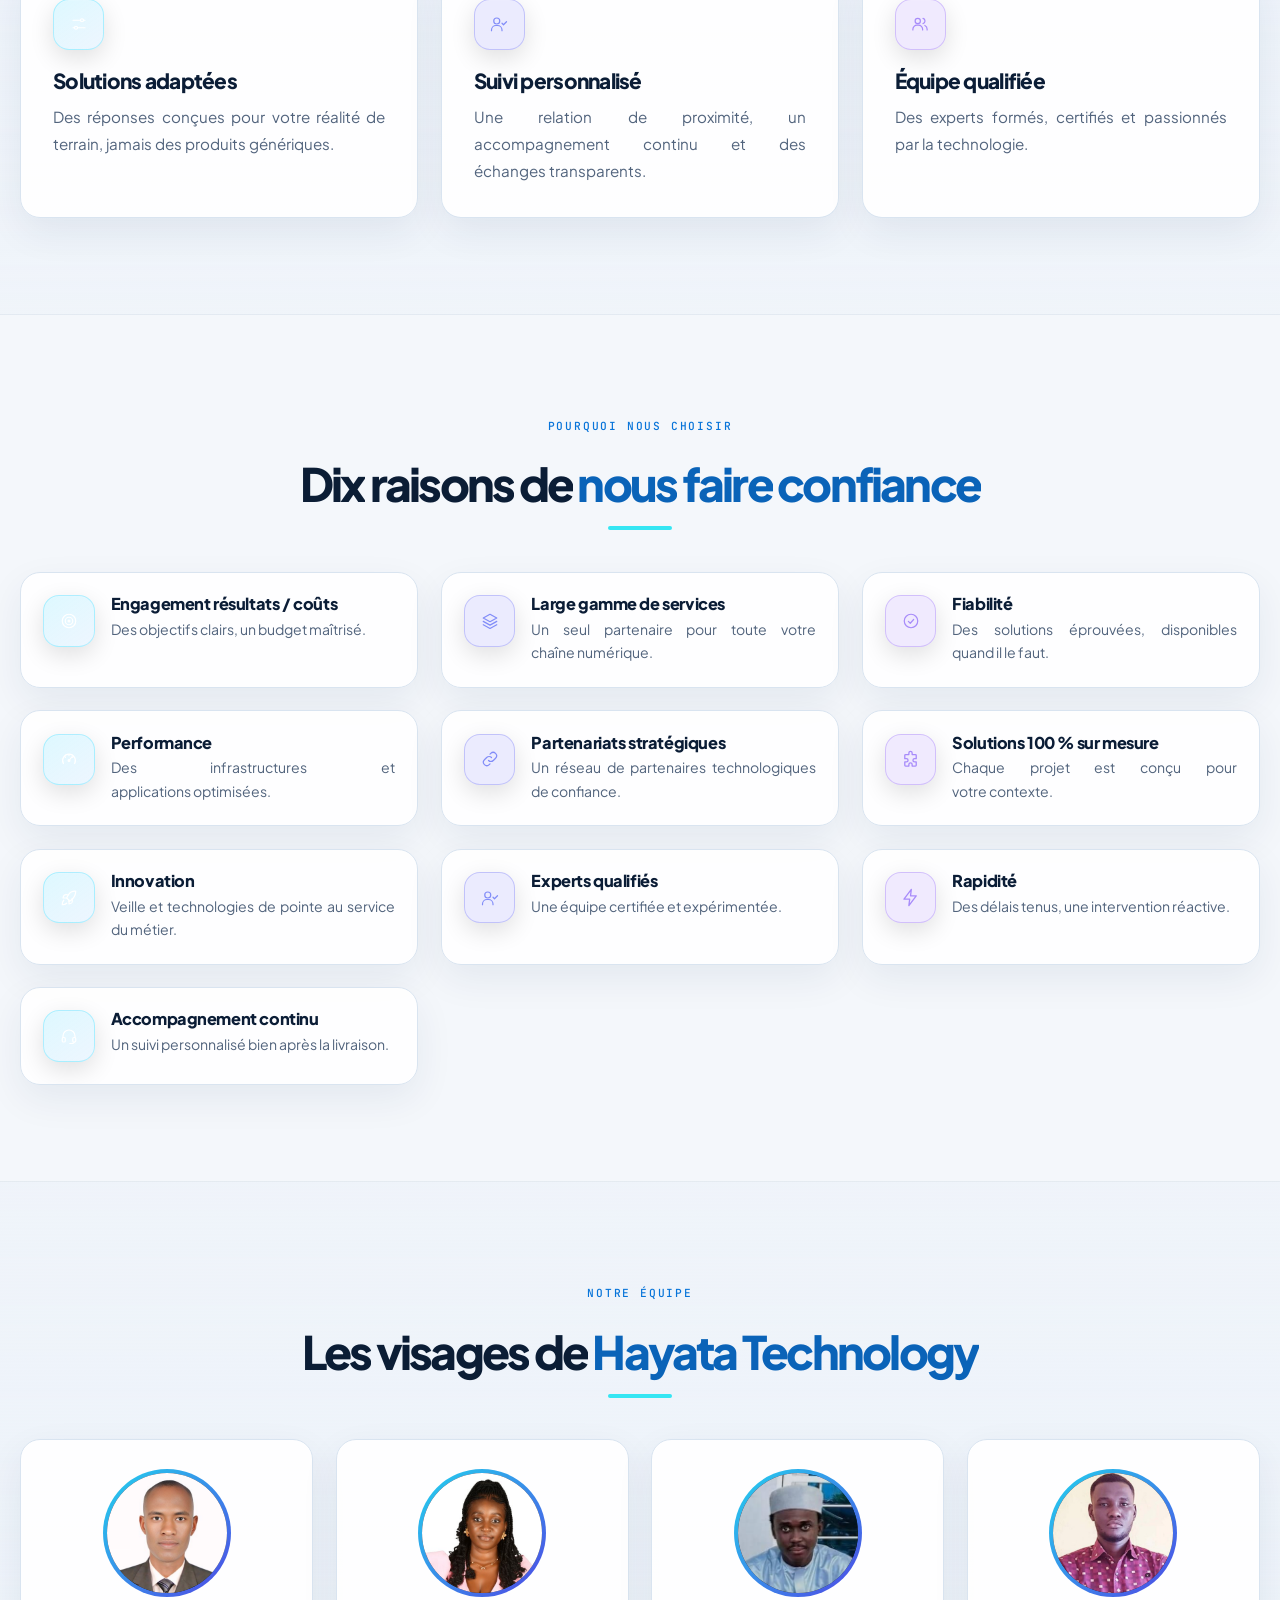
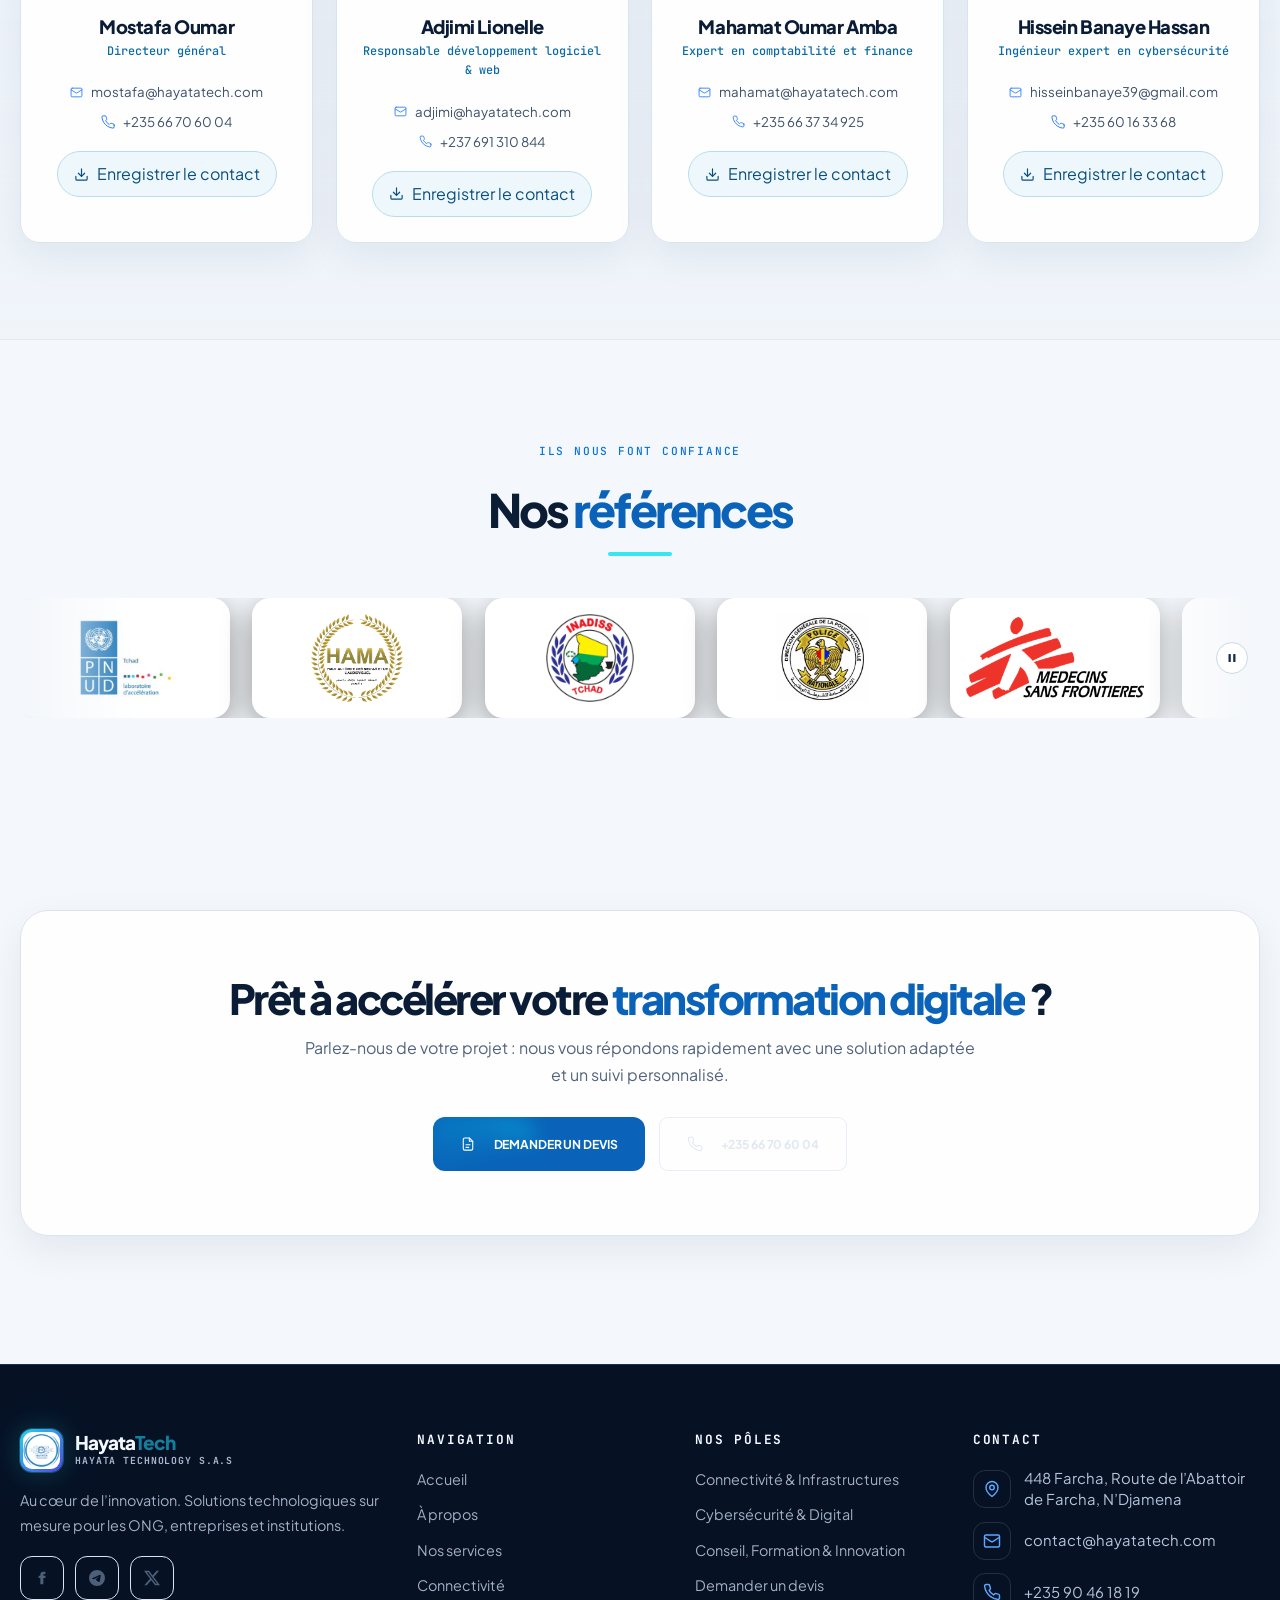
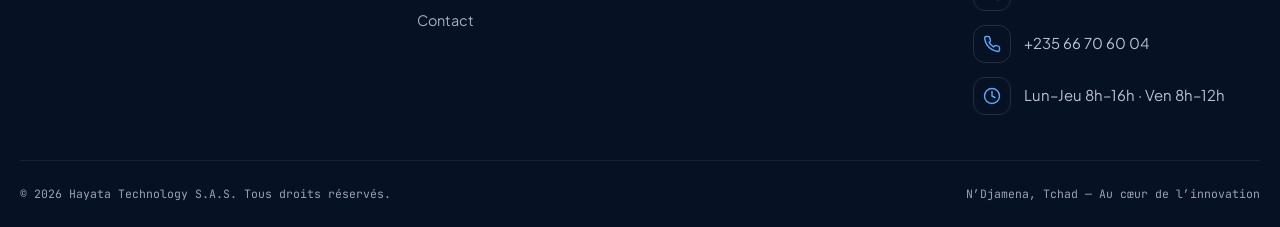
<file: a-propos.html>
<!DOCTYPE html>
<html lang="fr">
<head>
<meta name="generator" content="Hayata Technology V7.1.0">
<meta charset="utf-8">
<script>document.documentElement.classList.add('js');(function(){var c=navigator.connection||{};if(c.saveData||/(^|-)2g$/.test(c.effectiveType||'')){window.HAYATA_LITE=true;document.documentElement.classList.add('lite')}})();</script>
<meta name="viewport" content="width=device-width,initial-scale=1,viewport-fit=cover">
<title>À propos | Hayata Technology S.A.S.</title>
<meta name="description" content="Hayata Technology S.A.S., entreprise technologique basée à N’Djamena : mission, piliers, équipe et partenaires.">
<meta name="robots" content="index,follow,max-image-preview:large"><meta name="theme-color" content="#ffffff">
<link rel="canonical" href="https://www.hayatatech.com/a-propos.html">
<meta property="og:type" content="website"><meta property="og:title" content="À propos | Hayata Technology">
<meta property="og:description" content="Hayata Technology S.A.S., entreprise technologique basée à N’Djamena : mission, piliers, équipe et partenaires."><meta property="og:image" content="https://www.hayatatech.com/assets/img/logo.png"><meta property="og:locale" content="fr_FR"><meta property="og:site_name" content="Hayata Technology S.A.S."><meta property="og:image:alt" content="Logo Hayata Technology">
<meta name="twitter:card" content="summary"><meta name="twitter:title" content="À propos | Hayata Technology"><meta name="twitter:description" content="Hayata Technology S.A.S., entreprise technologique basée à N’Djamena : mission, piliers, équipe et partenaires."><meta name="twitter:image" content="https://www.hayatatech.com/assets/img/logo.png">
<meta name="color-scheme" content="light"><link rel="manifest" href="manifest.webmanifest"><link rel="preload" as="image" href="assets/img/emblem.png"><link rel="icon" type="image/png" href="assets/img/favicon.png"><link rel="apple-touch-icon" href="assets/img/icon-192.png">
<link rel="preconnect" href="https://fonts.googleapis.com"><link rel="preconnect" href="https://fonts.gstatic.com" crossorigin>
<link href="https://fonts.googleapis.com/css2?family=Plus+Jakarta+Sans:wght@300;400;500;600;700;800&family=JetBrains+Mono:wght@400;500;700&display=swap" rel="stylesheet">
<link rel="stylesheet" href="assets/css/icons.css?v=7.1.0"><link rel="stylesheet" href="assets/css/style.css?v=7.1.0"><link rel="stylesheet" href="assets/css/v7.css?v=7.1.0">
<script type="application/ld+json">{"@context":"https://schema.org","@type":"Organization","name":"Hayata Technology S.A.S.","url":"https://www.hayatatech.com","logo":"https://www.hayatatech.com/assets/img/logo.png","email":"contact@hayatatech.com","telephone":"+235 90 46 18 19","address":{"@type":"PostalAddress","streetAddress":"448 Farcha, Route de l’Abattoir de Farcha","addressLocality":"N'Djamena","addressCountry":"TD"}}</script>
<meta property="og:url" content="https://www.hayatatech.com/a-propos.html">
</head>
<body class="page-inner">

<div id="progress" aria-hidden="true"></div>
<a class="skip-link" href="#main">Aller au contenu</a>
<div class="topbar"><div class="container"><div class="l"><span class="tag"><span class="dot"></span>S.A.S. TECHNOLOGIQUE D’ÉLITE</span><span class="sep">|</span><span>Au cœur de l’innovation • N’Djamena, Tchad</span></div>
<a class="q" href="contact.html#devis"><i class="ic ic-calculator fa-calculator" aria-hidden="true"></i> Demander un devis</a></div></div><header class="nav"><div class="container">
<a class="brand" href="index.html" aria-label="Hayata Technology — accueil"><img fetchpriority="high" decoding="async" src="assets/img/emblem.png" alt="Logo Hayata Technology"><div><span class="bn">Hayata<em>Tech</em></span><small>Hayata Technology S.A.S</small></div></a>
<nav class="nav-wrap" aria-label="Navigation principale"><ul class="nav-links" id="menu"><li><a href="index.html" ><i class="ic ic-house fa-house" aria-hidden="true"></i>Accueil</a></li><li><a href="a-propos.html" class="active" aria-current="page">À propos</a></li><li class="has-dd"><button class="dd-btn" type="button" aria-haspopup="true"><i class="ic ic-cubes fa-cubes" aria-hidden="true"></i>Services<i class="ic ic-chevron-down fa-chevron-down" aria-hidden="true"></i></button>
<div class="dd-menu"><a href="services.html"><i class="ic ic-grip fa-grip" aria-hidden="true"></i>Tous les services</a>
<a href="connectivite.html"><i class="ic ic-network-wired fa-network-wired" aria-hidden="true"></i>Connectivité & Infrastructures</a>
<a href="services.html#cyber"><i class="ic ic-shield-halved fa-shield-halved" aria-hidden="true"></i>Cybersécurité & Digital</a>
<a href="services.html#conseil"><i class="ic ic-lightbulb fa-lightbulb" aria-hidden="true"></i>Conseil & Formation</a></div></li><li><a href="connectivite.html" >Pôle Connectivité</a></li><li><a href="a-propos.html#equipe" >Équipe</a></li><li><a href="contact.html" ><i class="ic ic-headset fa-headset" aria-hidden="true"></i>Contact</a></li></ul></nav>
<div class="nav-cta"><a class="btn btn-primary btn-sm" href="contact.html#devis"><i class="ic ic-chat fa-chat" aria-hidden="true"></i>Parler de mon projet</a>
<button class="burger" type="button" aria-label="Ouvrir le menu" aria-expanded="false" aria-controls="menu"><span></span><span></span><span></span></button></div>
</div></header><main id="main" tabindex="-1"><section class="page-hero"><div class="container">
<div class="crumbs rv"><a href="index.html">Accueil</a> / À propos</div>
<h1 class="rv">À propos de <span class='grad-text'>Hayata Technology</span></h1><p class="rv">Une S.A.S. spécialisée en technologie, au cœur de l’innovation.</p></div></section>
<section class="s"><div class="container split">
<div><span class="eyebrow rv">Qui sommes-nous</span><h2 class="rv">Faciliter votre <span class="grad-text">transformation digitale</span></h2>
<p class="rv">Hayata Technology est une société par actions simplifiée (S.A.S.) spécialisée en technologie. Nous proposons des solutions sur mesure dans toute l’Afrique, et à l’international via du freelance.</p>
<p class="rv">Nos clients : ONG, entreprises privées et institutions étatiques, qui attendent de leurs partenaires rigueur, sécurité et résultats.</p>
<div class="mission rv"><b>Notre mission</b><p style="margin:.4rem 0 0">Faciliter la transformation digitale en combinant innovation, performance et sécurité : optimisation des processus, protection des données et compétitivité.</p></div>
<ul class="checks rv"><li><i class="ic ic-circle-check fa-circle-check" aria-hidden="true"></i>Solutions adaptées à chaque contexte</li><li><i class="ic ic-circle-check fa-circle-check" aria-hidden="true"></i>Suivi personnalisé de bout en bout</li><li><i class="ic ic-circle-check fa-circle-check" aria-hidden="true"></i>Équipe qualifiée et réactive</li></ul></div>
<div class="glass visual-card rv"><div class="holo" style="width:min(300px,80%)"><div class="aura"></div><div class="pulse"></div><svg viewBox="0 0 500 500" fill="none" aria-hidden="true"><circle class="rot" cx="250" cy="250" r="236" stroke="#00F2FE" stroke-width="4" stroke-dasharray="12 8"/><circle cx="250" cy="250" r="214" stroke="#38BDF8" stroke-width="6" opacity=".8"/><circle class="rot2" cx="250" cy="250" r="196" stroke="#6366F1" stroke-width="4" stroke-dasharray="20 10"/></svg><div class="core"><img fetchpriority="high" decoding="async" src="assets/img/emblem-transparent.png" width="394" height="392" alt="Logo Hayata Technology"></div></div>
<h3 style="font-size:1.6rem">Au cœur de l’innovation</h3><p style="color:var(--muted)">Un accès Internet fiable, où que vous soyez.</p></div>
</div></section>

<section class="s alt"><div class="container">
<div class="s-head rv"><span class="eyebrow">Nos piliers</span><h2>Ce qui nous <span class="grad-text">définit</span></h2></div>
<div class="grid g3">
<div class="glass pillar tilt rv"><div class="ico"><i class="ic ic-sliders fa-sliders" aria-hidden="true"></i></div><h3>Solutions adaptées</h3><p>Des réponses conçues pour votre réalité de terrain, jamais des produits génériques.</p></div>
<div class="glass pillar tilt rv" style="--d:.1s"><div class="ico"><i class="ic ic-user-check fa-user-check" aria-hidden="true"></i></div><h3>Suivi personnalisé</h3><p>Une relation de proximité, un accompagnement continu et des échanges transparents.</p></div>
<div class="glass pillar tilt rv" style="--d:.2s"><div class="ico"><i class="ic ic-users-gear fa-users-gear" aria-hidden="true"></i></div><h3>Équipe qualifiée</h3><p>Des experts formés, certifiés et passionnés par la technologie.</p></div></div></div></section>

<section class="s"><div class="container">
<div class="s-head rv"><span class="eyebrow">Pourquoi nous choisir</span><h2>Dix raisons de <span class="grad-text">nous faire confiance</span></h2></div>
<div class="grid g3"><div class="glass why rv" style="--d:0.0s"><div class="ico"><i class="ic ic-bullseye fa-bullseye" aria-hidden="true"></i></div><div><h4 role="heading" aria-level="3">Engagement résultats / coûts</h4><p>Des objectifs clairs, un budget maîtrisé.</p></div></div><div class="glass why rv" style="--d:0.08s"><div class="ico"><i class="ic ic-layer-group fa-layer-group" aria-hidden="true"></i></div><div><h4 role="heading" aria-level="3">Large gamme de services</h4><p>Un seul partenaire pour toute votre chaîne numérique.</p></div></div><div class="glass why rv" style="--d:0.16s"><div class="ico"><i class="ic ic-circle-check fa-circle-check" aria-hidden="true"></i></div><div><h4 role="heading" aria-level="3">Fiabilité</h4><p>Des solutions éprouvées, disponibles quand il le faut.</p></div></div><div class="glass why rv" style="--d:0.0s"><div class="ico"><i class="ic ic-gauge-high fa-gauge-high" aria-hidden="true"></i></div><div><h4 role="heading" aria-level="3">Performance</h4><p>Des infrastructures et applications optimisées.</p></div></div><div class="glass why rv" style="--d:0.08s"><div class="ico"><i class="ic ic-handshake fa-handshake" aria-hidden="true"></i></div><div><h4 role="heading" aria-level="3">Partenariats stratégiques</h4><p>Un réseau de partenaires technologiques de confiance.</p></div></div><div class="glass why rv" style="--d:0.16s"><div class="ico"><i class="ic ic-puzzle-piece fa-puzzle-piece" aria-hidden="true"></i></div><div><h4 role="heading" aria-level="3">Solutions 100 % sur mesure</h4><p>Chaque projet est conçu pour votre contexte.</p></div></div><div class="glass why rv" style="--d:0.0s"><div class="ico"><i class="ic ic-rocket fa-rocket" aria-hidden="true"></i></div><div><h4 role="heading" aria-level="3">Innovation</h4><p>Veille et technologies de pointe au service du métier.</p></div></div><div class="glass why rv" style="--d:0.08s"><div class="ico"><i class="ic ic-user-graduate fa-user-graduate" aria-hidden="true"></i></div><div><h4 role="heading" aria-level="3">Experts qualifiés</h4><p>Une équipe certifiée et expérimentée.</p></div></div><div class="glass why rv" style="--d:0.16s"><div class="ico"><i class="ic ic-bolt fa-bolt" aria-hidden="true"></i></div><div><h4 role="heading" aria-level="3">Rapidité</h4><p>Des délais tenus, une intervention réactive.</p></div></div><div class="glass why rv" style="--d:0.0s"><div class="ico"><i class="ic ic-headset fa-headset" aria-hidden="true"></i></div><div><h4 role="heading" aria-level="3">Accompagnement continu</h4><p>Un suivi personnalisé bien après la livraison.</p></div></div></div></div></section>

<section id="equipe" class="s alt"><div class="container">
<div class="s-head rv"><span class="eyebrow">Notre équipe</span><h2>Les visages de <span class="grad-text">Hayata Technology</span></h2></div>
<div class="grid g4"><article class="glass member tilt rv" style="--d:0.0s"><div class="avatar"><img width="360" height="360" src="assets/img/team/mostafa.jpg" loading="lazy" decoding="async" alt="Mostafa Oumar"></div>
<h3>Mostafa Oumar</h3><div class="role">Directeur général</div>
<a class="l" href="mailto:mostafa@hayatatech.com"><i class="ic ic-envelope fa-envelope" aria-hidden="true"></i>mostafa@hayatatech.com</a>
<a class="l" href="tel:+23566706004"><i class="ic ic-phone fa-phone" aria-hidden="true"></i>+235 66 70 60 04</a></article><article class="glass member tilt rv" style="--d:0.1s"><div class="avatar"><img width="360" height="360" src="assets/img/team/adjimi.jpg" loading="lazy" decoding="async" alt="Adjimi Lionelle"></div>
<h3>Adjimi Lionelle</h3><div class="role">Responsable développement logiciel &amp; web</div>
<a class="l" href="mailto:adjimi@hayatatech.com"><i class="ic ic-envelope fa-envelope" aria-hidden="true"></i>adjimi@hayatatech.com</a>
<a class="l" href="tel:+237691310844"><i class="ic ic-phone fa-phone" aria-hidden="true"></i>+237 691 310 844</a></article><article class="glass member tilt rv" style="--d:0.2s"><div class="avatar"><img width="250" height="251" src="assets/img/team/mahamat.jpg" loading="lazy" decoding="async" alt="Mahamat Oumar Amba"></div>
<h3>Mahamat Oumar Amba</h3><div class="role">Expert en comptabilité et finance</div>
<a class="l" href="mailto:mahamat@hayatatech.com"><i class="ic ic-envelope fa-envelope" aria-hidden="true"></i>mahamat@hayatatech.com</a>
<a class="l" href="tel:+235663734925"><i class="ic ic-phone fa-phone" aria-hidden="true"></i>+235 66 37 34 925</a></article><article class="glass member tilt rv" style="--d:0.30000000000000004s"><div class="avatar"><img width="358" height="360" src="assets/img/team/hissein.jpg" loading="lazy" decoding="async" alt="Hissein Banaye Hassan"></div>
<h3>Hissein Banaye Hassan</h3><div class="role">Ingénieur expert en cybersécurité</div>
<a class="l" href="mailto:hisseinbanaye39@gmail.com"><i class="ic ic-envelope fa-envelope" aria-hidden="true"></i>hisseinbanaye39@gmail.com</a>
<a class="l" href="tel:+23560163368"><i class="ic ic-phone fa-phone" aria-hidden="true"></i>+235 60 16 33 68</a></article></div></div></section>

<section class="s"><div class="container">
<div class="s-head rv"><span class="eyebrow">Ils nous font confiance</span><h2>Nos <span class="grad-text">références</span></h2></div>
<div class="rv"><div class="marquee" role="region" aria-label="Partenaires"><div class="track"><div class="partner" title="PNUD Tchad"><img width="300" height="236" src="assets/img/partners/pnud.jpg" loading="lazy" decoding="async" alt="PNUD Tchad"></div><div class="partner" title="HAMA"><img width="300" height="287" src="assets/img/partners/hama.png" loading="lazy" decoding="async" alt="HAMA"></div><div class="partner" title="INADISS"><img width="110" height="110" src="assets/img/partners/inadiss.png" loading="lazy" decoding="async" alt="INADISS"></div><div class="partner" title="Police nationale tchadienne"><img width="300" height="281" src="assets/img/partners/police.jpg" loading="lazy" decoding="async" alt="Police nationale tchadienne"></div><div class="partner" title="Médecins Sans Frontières"><img width="300" height="137" src="assets/img/partners/msf.png" loading="lazy" decoding="async" alt="Médecins Sans Frontières"></div><div class="partner" title="LunaticTech"><img width="225" height="224" src="assets/img/partners/lunatic.png" loading="lazy" decoding="async" alt="LunaticTech"></div></div></div></div></div></section>
<section class="s"><div class="container"><div class="glass cta rv">
<h2>Prêt à accélérer votre <span class="grad-text">transformation digitale</span> ?</h2>
<p>Parlez-nous de votre projet : nous vous répondons rapidement avec une solution adaptée et un suivi personnalisé.</p>
<div class="hero-btns"><a class="btn btn-primary" href="contact.html#devis"><i class="ic ic-file-invoice fa-file-invoice" aria-hidden="true"></i>Demander un devis</a>
<a class="btn btn-ghost" href="tel:+23566706004"><i class="ic ic-phone fa-phone" aria-hidden="true"></i>+235 66 70 60 04</a></div></div></div></section></main>
<footer><div class="container">
<div class="f-grid">
<div><a class="brand" href="index.html"><img fetchpriority="high" decoding="async" src="assets/img/emblem.png" alt=""><div><span class="bn">Hayata<em>Tech</em></span><small>Hayata Technology S.A.S</small></div></a>
<p style="margin-top:1rem;max-width:34ch">Au cœur de l’innovation. Solutions technologiques sur mesure pour les ONG, entreprises et institutions.</p>
<div class="socials" style="margin-top:1.1rem"><a href="https://www.facebook.com/hayatatech" aria-label="Facebook" target="_blank" rel="noopener"><i class="ic ic-facebook-f fa-facebook-f" aria-hidden="true"></i></a>
<a href="https://t.me/hayatatech" aria-label="Telegram" target="_blank" rel="noopener"><i class="ic ic-telegram fa-telegram" aria-hidden="true"></i></a>
<a href="https://x.com/hayatatech" aria-label="X" target="_blank" rel="noopener"><i class="ic ic-x-twitter fa-x-twitter" aria-hidden="true"></i></a></div></div>
<div><h5 role="heading" aria-level="3">Navigation</h5><ul><li><a href="index.html">Accueil</a></li><li><a href="a-propos.html">À propos</a></li><li><a href="services.html">Nos services</a></li><li><a href="connectivite.html">Connectivité</a></li><li><a href="contact.html">Contact</a></li></ul></div>
<div><h5 role="heading" aria-level="3">Nos pôles</h5><ul><li><a href="connectivite.html">Connectivité & Infrastructures</a></li><li><a href="services.html#cyber">Cybersécurité & Digital</a></li><li><a href="services.html#conseil">Conseil, Formation & Innovation</a></li><li><a href="contact.html#devis">Demander un devis</a></li></ul></div>
<div><h5 role="heading" aria-level="3">Contact</h5><ul class="f-contact"><li><p class="fc"><span class="fc-ico" aria-hidden="true"><svg viewBox="0 0 24 24" width="17" height="17" fill="none" stroke="currentColor" stroke-width="1.9" stroke-linecap="round" stroke-linejoin="round" aria-hidden="true" focusable="false"><path d="M20 10c0 6-8 12-8 12s-8-6-8-12a8 8 0 0 1 16 0Z"/><circle cx="12" cy="10" r="3"/></svg></span><span class="fc-t">448 Farcha, Route de l’Abattoir de Farcha, N’Djamena</span></p></li><li><a class="fc" href="mailto:contact@hayatatech.com"><span class="fc-ico" aria-hidden="true"><svg viewBox="0 0 24 24" width="17" height="17" fill="none" stroke="currentColor" stroke-width="1.9" stroke-linecap="round" stroke-linejoin="round" aria-hidden="true" focusable="false"><rect width="20" height="16" x="2" y="4" rx="2"/><path d="m22 7-8.97 5.7a1.94 1.94 0 0 1-2.06 0L2 7"/></svg></span><span class="fc-t">contact@hayatatech.com</span></a></li><li><a class="fc" href="tel:+23590461819"><span class="fc-ico" aria-hidden="true"><svg viewBox="0 0 24 24" width="17" height="17" fill="none" stroke="currentColor" stroke-width="1.9" stroke-linecap="round" stroke-linejoin="round" aria-hidden="true" focusable="false"><path d="M22 16.92v3a2 2 0 0 1-2.18 2 19.79 19.79 0 0 1-8.63-3.07 19.5 19.5 0 0 1-6-6 19.79 19.79 0 0 1-3.07-8.67A2 2 0 0 1 4.11 2h3a2 2 0 0 1 2 1.72 12.84 12.84 0 0 0 .7 2.81 2 2 0 0 1-.45 2.11L8.09 9.91a16 16 0 0 0 6 6l1.27-1.27a2 2 0 0 1 2.11-.45 12.84 12.84 0 0 0 2.81.7A2 2 0 0 1 22 16.92z"/></svg></span><span class="fc-t">+235 90 46 18 19</span></a></li><li><a class="fc" href="tel:+23566706004"><span class="fc-ico" aria-hidden="true"><svg viewBox="0 0 24 24" width="17" height="17" fill="none" stroke="currentColor" stroke-width="1.9" stroke-linecap="round" stroke-linejoin="round" aria-hidden="true" focusable="false"><path d="M22 16.92v3a2 2 0 0 1-2.18 2 19.79 19.79 0 0 1-8.63-3.07 19.5 19.5 0 0 1-6-6 19.79 19.79 0 0 1-3.07-8.67A2 2 0 0 1 4.11 2h3a2 2 0 0 1 2 1.72 12.84 12.84 0 0 0 .7 2.81 2 2 0 0 1-.45 2.11L8.09 9.91a16 16 0 0 0 6 6l1.27-1.27a2 2 0 0 1 2.11-.45 12.84 12.84 0 0 0 2.81.7A2 2 0 0 1 22 16.92z"/></svg></span><span class="fc-t">+235 66 70 60 04</span></a></li><li><p class="fc"><span class="fc-ico" aria-hidden="true"><svg viewBox="0 0 24 24" width="17" height="17" fill="none" stroke="currentColor" stroke-width="1.9" stroke-linecap="round" stroke-linejoin="round" aria-hidden="true" focusable="false"><circle cx="12" cy="12" r="10"/><path d="M12 6v6l4 2"/></svg></span><span class="fc-t">Lun–Jeu 8h–16h · Ven 8h–12h</span></p></li></ul></div>
</div>
<div class="f-bottom"><span>© 2026 Hayata Technology S.A.S. Tous droits réservés.</span><span>N’Djamena, Tchad — Au cœur de l’innovation</span></div>
</div></footer>
<a class="wa" href="https://wa.me/23566706004" target="_blank" rel="noopener noreferrer" aria-label="Discuter sur WhatsApp (nouvel onglet)"><i class="ic ic-whatsapp fa-whatsapp" aria-hidden="true"></i></a>
<button id="toTop" type="button" aria-label="Retour en haut de page"><i class="ic ic-arrow-up fa-arrow-up" aria-hidden="true"></i></button>
<script src="assets/js/main.js?v=7.1.0" defer></script>
<script src="assets/js/v6-experience.js?v=7.1.0" defer></script><script src="assets/js/v7.js?v=7.1.0" defer></script>
<div class="mobile-quote-bar" role="region" aria-label="Accès rapide au devis">
  <a href="contact.html#devis"><i class="ic ic-file-invoice fa-file-invoice" aria-hidden="true"></i><span>Parler de mon projet</span><i class="ic ic-arrow-right fa-arrow-right" aria-hidden="true"></i></a>
</div>
</body></html>
</file>
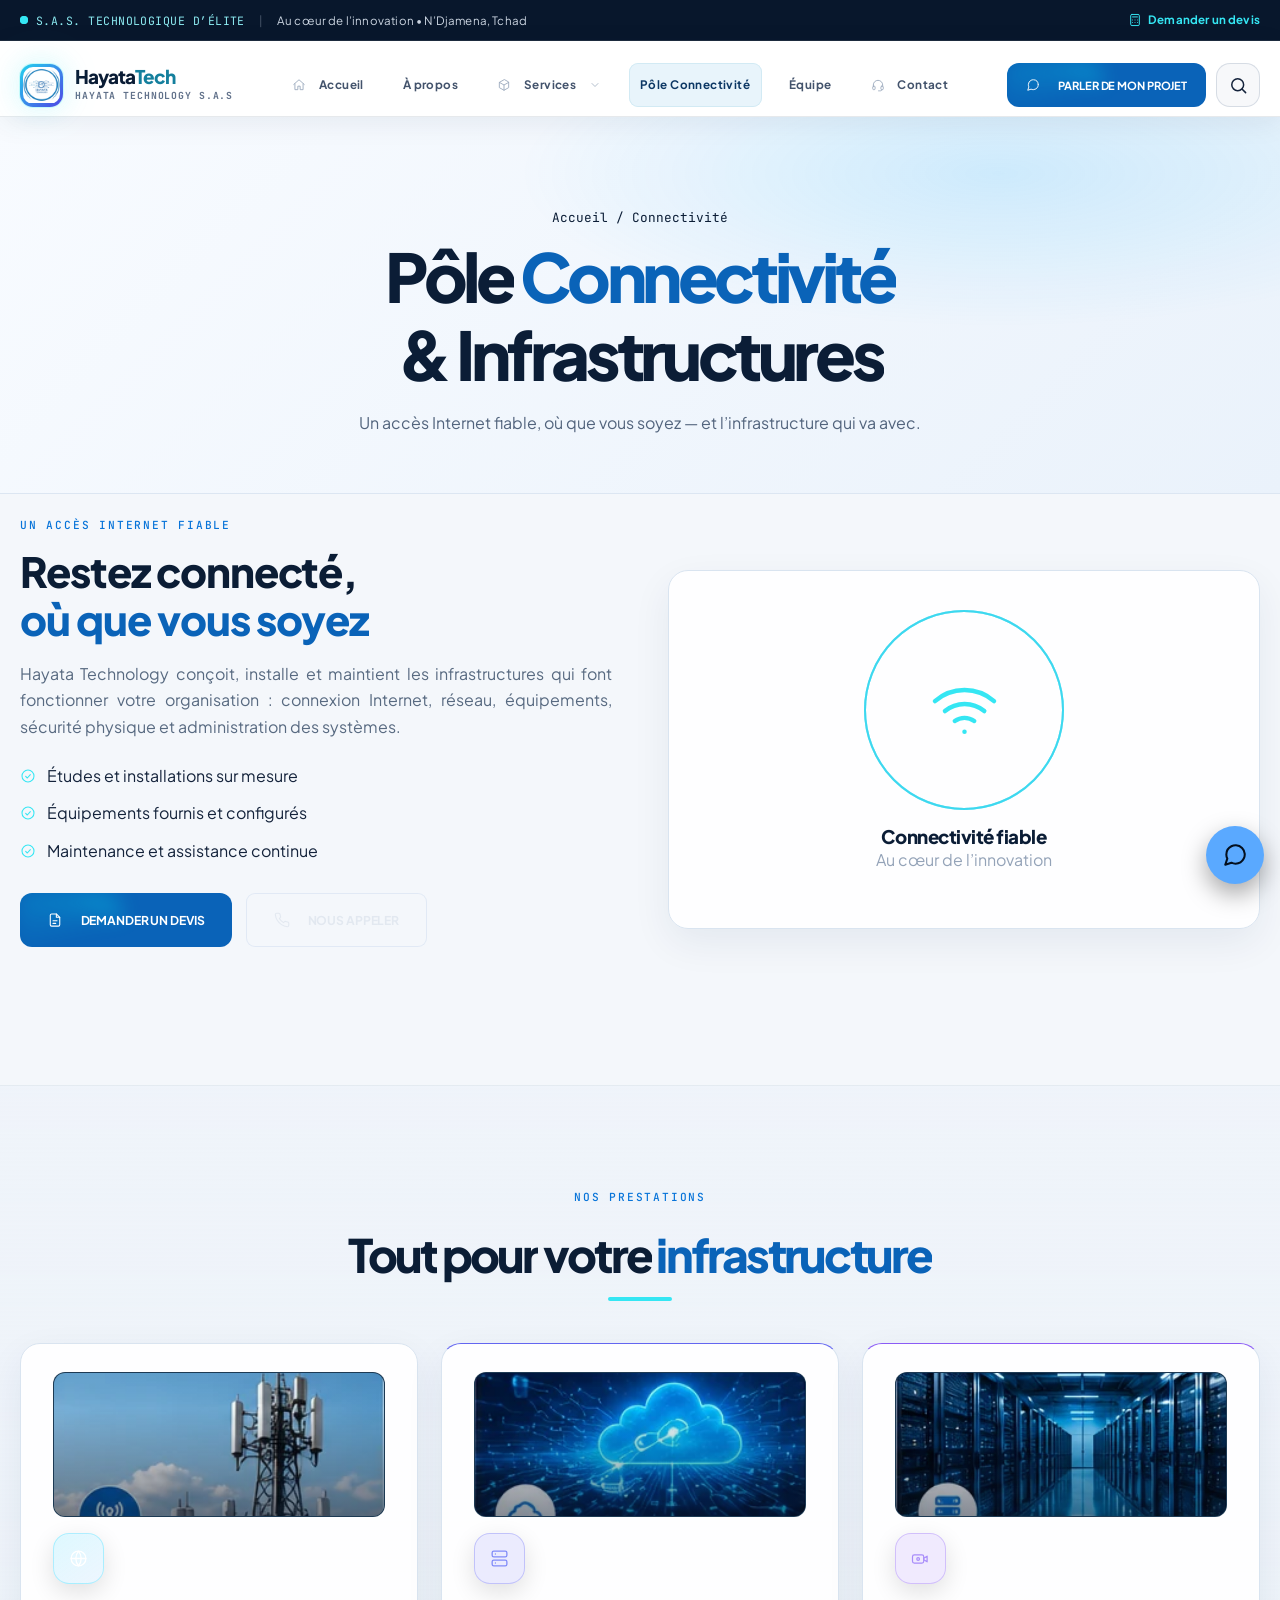
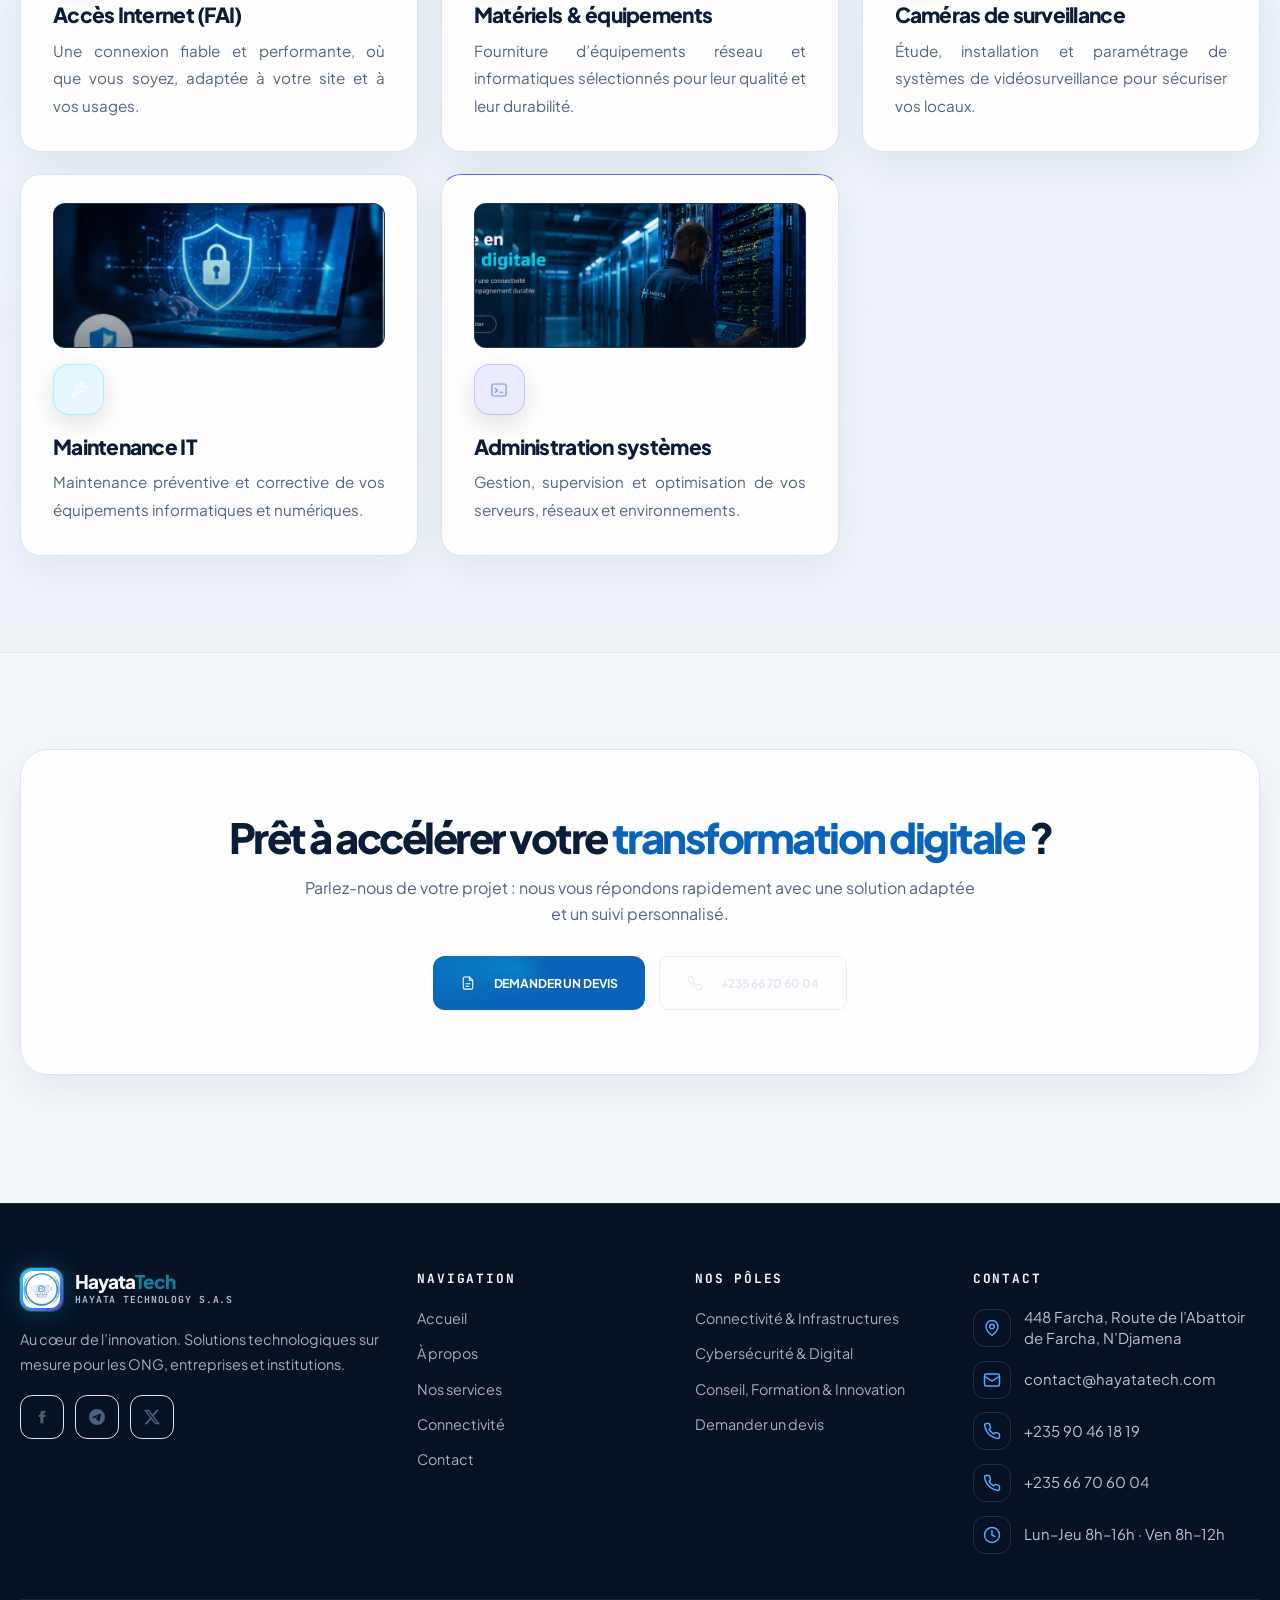
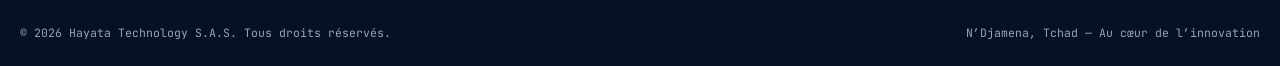
<file: connectivite.html>
<!DOCTYPE html>
<html lang="fr">
<head>
<meta name="generator" content="Hayata Technology V7.1.0">
<meta charset="utf-8">
<script>document.documentElement.classList.add('js');(function(){var c=navigator.connection||{};if(c.saveData||/(^|-)2g$/.test(c.effectiveType||'')){window.HAYATA_LITE=true;document.documentElement.classList.add('lite')}})();</script>
<meta name="viewport" content="width=device-width,initial-scale=1,viewport-fit=cover">
<title>Pôle Connectivité & Infrastructures | Hayata Technology S.A.S.</title>
<meta name="description" content="Accès Internet fiable, équipements, caméras de surveillance, maintenance et administration systèmes à N’Djamena et en Afrique.">
<meta name="robots" content="index,follow,max-image-preview:large"><meta name="theme-color" content="#ffffff">
<link rel="canonical" href="https://www.hayatatech.com/connectivite.html">
<meta property="og:type" content="website"><meta property="og:title" content="Pôle Connectivité & Infrastructures | Hayata Technology">
<meta property="og:description" content="Accès Internet fiable, équipements, caméras de surveillance, maintenance et administration systèmes à N’Djamena et en Afrique."><meta property="og:image" content="https://www.hayatatech.com/assets/img/logo.png"><meta property="og:locale" content="fr_FR"><meta property="og:site_name" content="Hayata Technology S.A.S."><meta property="og:image:alt" content="Logo Hayata Technology">
<meta name="twitter:card" content="summary"><meta name="twitter:title" content="Pôle Connectivité & Infrastructures | Hayata Technology"><meta name="twitter:description" content="Accès Internet fiable, équipements, caméras de surveillance, maintenance et administration systèmes à N’Djamena et en Afrique."><meta name="twitter:image" content="https://www.hayatatech.com/assets/img/logo.png">
<meta name="color-scheme" content="light"><link rel="manifest" href="manifest.webmanifest"><link rel="preload" as="image" href="assets/img/emblem.png"><link rel="icon" type="image/png" href="assets/img/favicon.png"><link rel="apple-touch-icon" href="assets/img/icon-192.png">
<link rel="preconnect" href="https://fonts.googleapis.com"><link rel="preconnect" href="https://fonts.gstatic.com" crossorigin>
<link href="https://fonts.googleapis.com/css2?family=Plus+Jakarta+Sans:wght@300;400;500;600;700;800&family=JetBrains+Mono:wght@400;500;700&display=swap" rel="stylesheet">
<link rel="stylesheet" href="assets/css/icons.css?v=7.1.0"><link rel="stylesheet" href="assets/css/style.css?v=7.1.0"><link rel="stylesheet" href="assets/css/v7.css?v=7.1.0">
<script type="application/ld+json">{"@context":"https://schema.org","@type":"Organization","name":"Hayata Technology S.A.S.","url":"https://www.hayatatech.com","logo":"https://www.hayatatech.com/assets/img/logo.png","email":"contact@hayatatech.com","telephone":"+235 90 46 18 19","address":{"@type":"PostalAddress","streetAddress":"448 Farcha, Route de l’Abattoir de Farcha","addressLocality":"N'Djamena","addressCountry":"TD"}}</script>
<meta property="og:url" content="https://www.hayatatech.com/connectivite.html">
</head>
<body class="page-inner">

<div id="progress" aria-hidden="true"></div>
<a class="skip-link" href="#main">Aller au contenu</a>
<div class="topbar"><div class="container"><div class="l"><span class="tag"><span class="dot"></span>S.A.S. TECHNOLOGIQUE D’ÉLITE</span><span class="sep">|</span><span>Au cœur de l’innovation • N’Djamena, Tchad</span></div>
<a class="q" href="contact.html#devis"><i class="ic ic-calculator fa-calculator" aria-hidden="true"></i> Demander un devis</a></div></div><header class="nav"><div class="container">
<a class="brand" href="index.html" aria-label="Hayata Technology — accueil"><img fetchpriority="high" decoding="async" src="assets/img/emblem.png" alt="Logo Hayata Technology"><div><span class="bn">Hayata<em>Tech</em></span><small>Hayata Technology S.A.S</small></div></a>
<nav class="nav-wrap" aria-label="Navigation principale"><ul class="nav-links" id="menu"><li><a href="index.html" ><i class="ic ic-house fa-house" aria-hidden="true"></i>Accueil</a></li><li><a href="a-propos.html" >À propos</a></li><li class="has-dd"><button class="dd-btn" type="button" aria-haspopup="true"><i class="ic ic-cubes fa-cubes" aria-hidden="true"></i>Services<i class="ic ic-chevron-down fa-chevron-down" aria-hidden="true"></i></button>
<div class="dd-menu"><a href="services.html"><i class="ic ic-grip fa-grip" aria-hidden="true"></i>Tous les services</a>
<a href="connectivite.html"><i class="ic ic-network-wired fa-network-wired" aria-hidden="true"></i>Connectivité & Infrastructures</a>
<a href="services.html#cyber"><i class="ic ic-shield-halved fa-shield-halved" aria-hidden="true"></i>Cybersécurité & Digital</a>
<a href="services.html#conseil"><i class="ic ic-lightbulb fa-lightbulb" aria-hidden="true"></i>Conseil & Formation</a></div></li><li><a href="connectivite.html" class="active" aria-current="page">Pôle Connectivité</a></li><li><a href="a-propos.html#equipe" >Équipe</a></li><li><a href="contact.html" ><i class="ic ic-headset fa-headset" aria-hidden="true"></i>Contact</a></li></ul></nav>
<div class="nav-cta"><a class="btn btn-primary btn-sm" href="contact.html#devis"><i class="ic ic-chat fa-chat" aria-hidden="true"></i>Parler de mon projet</a>
<button class="burger" type="button" aria-label="Ouvrir le menu" aria-expanded="false" aria-controls="menu"><span></span><span></span><span></span></button></div>
</div></header><main id="main" tabindex="-1"><section class="page-hero"><div class="container">
<div class="crumbs rv"><a href="index.html">Accueil</a> / Connectivité</div>
<h1 class="rv">Pôle <span class='grad-text'>Connectivité</span> &amp; Infrastructures</h1><p class="rv">Un accès Internet fiable, où que vous soyez — et l’infrastructure qui va avec.</p></div></section>
<section class="s" style="padding-top:1rem"><div class="container split">
<div><span class="eyebrow rv">Un accès Internet fiable</span><h2 class="rv">Restez connecté, <span class="grad-text">où que vous soyez</span></h2>
<p class="rv">Hayata Technology conçoit, installe et maintient les infrastructures qui font fonctionner votre organisation : connexion Internet, réseau, équipements, sécurité physique et administration des systèmes.</p>
<ul class="checks rv"><li><i class="ic ic-circle-check fa-circle-check" aria-hidden="true"></i>Études et installations sur mesure</li><li><i class="ic ic-circle-check fa-circle-check" aria-hidden="true"></i>Équipements fournis et configurés</li><li><i class="ic ic-circle-check fa-circle-check" aria-hidden="true"></i>Maintenance et assistance continue</li></ul>
<div class="hero-btns rv" style="margin-top:1.8rem"><a class="btn btn-primary" href="contact.html#devis"><i class="ic ic-file-invoice fa-file-invoice" aria-hidden="true"></i>Demander un devis</a><a class="btn btn-ghost" href="contact.html"><i class="ic ic-phone fa-phone" aria-hidden="true"></i>Nous appeler</a></div></div>
<div class="glass speed rv"><div class="wifi"><span></span><span></span><span></span><i class="ic ic-wifi fa-wifi" aria-hidden="true"></i></div><h3 style="margin-top:1rem">Connectivité fiable</h3><p style="color:var(--muted);text-align:center">Au cœur de l’innovation</p></div>
</div></section>
<section class="s alt"><div class="container"><div class="s-head rv"><span class="eyebrow">Nos prestations</span><h2>Tout pour votre <span class="grad-text">infrastructure</span></h2></div>
<div class="grid g3"><div class="glass pillar tilt rv" style="--d:0.0s"><div class="service-photo"><img width="257" height="126" src="assets/img/services/telecommunications.webp" alt="Illustration : Accès Internet (FAI)" loading="lazy" decoding="async"></div><div class="ico"><i class="ic ic-globe fa-globe" aria-hidden="true"></i></div><h3>Accès Internet (FAI)</h3><p>Une connexion fiable et performante, où que vous soyez, adaptée à votre site et à vos usages.</p></div><div class="glass pillar tilt rv" style="--d:0.08s"><div class="service-photo"><img width="270" height="126" src="assets/img/services/cloud-datacenter.webp" alt="Illustration : Matériels & équipements" loading="lazy" decoding="async"></div><div class="ico"><i class="ic ic-server fa-server" aria-hidden="true"></i></div><h3>Matériels & équipements</h3><p>Fourniture d’équipements réseau et informatiques sélectionnés pour leur qualité et leur durabilité.</p></div><div class="glass pillar tilt rv" style="--d:0.16s"><div class="service-photo"><img width="278" height="126" src="assets/img/services/network-infrastructure.webp" alt="Illustration : Caméras de surveillance" loading="lazy" decoding="async"></div><div class="ico"><i class="ic ic-video fa-video" aria-hidden="true"></i></div><h3>Caméras de surveillance</h3><p>Étude, installation et paramétrage de systèmes de vidéosurveillance pour sécuriser vos locaux.</p></div><div class="glass pillar tilt rv" style="--d:0.24s"><div class="service-photo"><img width="276" height="126" src="assets/img/services/cybersecurity.webp" alt="Illustration : Maintenance IT" loading="lazy" decoding="async"></div><div class="ico"><i class="ic ic-screwdriver-wrench fa-screwdriver-wrench" aria-hidden="true"></i></div><h3>Maintenance IT</h3><p>Maintenance préventive et corrective de vos équipements informatiques et numériques.</p></div><div class="glass pillar tilt rv" style="--d:0.32s"><div class="service-photo"><img width="750" height="348" src="assets/img/services/hero-datacenter.webp" alt="Illustration : Administration systèmes" loading="lazy" decoding="async"></div><div class="ico"><i class="ic ic-terminal fa-terminal" aria-hidden="true"></i></div><h3>Administration systèmes</h3><p>Gestion, supervision et optimisation de vos serveurs, réseaux et environnements.</p></div></div></div></section>
<section class="s"><div class="container"><div class="glass cta rv">
<h2>Prêt à accélérer votre <span class="grad-text">transformation digitale</span> ?</h2>
<p>Parlez-nous de votre projet : nous vous répondons rapidement avec une solution adaptée et un suivi personnalisé.</p>
<div class="hero-btns"><a class="btn btn-primary" href="contact.html#devis"><i class="ic ic-file-invoice fa-file-invoice" aria-hidden="true"></i>Demander un devis</a>
<a class="btn btn-ghost" href="tel:+23566706004"><i class="ic ic-phone fa-phone" aria-hidden="true"></i>+235 66 70 60 04</a></div></div></div></section></main>
<footer><div class="container">
<div class="f-grid">
<div><a class="brand" href="index.html"><img fetchpriority="high" decoding="async" src="assets/img/emblem.png" alt=""><div><span class="bn">Hayata<em>Tech</em></span><small>Hayata Technology S.A.S</small></div></a>
<p style="margin-top:1rem;max-width:34ch">Au cœur de l’innovation. Solutions technologiques sur mesure pour les ONG, entreprises et institutions.</p>
<div class="socials" style="margin-top:1.1rem"><a href="https://www.facebook.com/hayatatech" aria-label="Facebook" target="_blank" rel="noopener"><i class="ic ic-facebook-f fa-facebook-f" aria-hidden="true"></i></a>
<a href="https://t.me/hayatatech" aria-label="Telegram" target="_blank" rel="noopener"><i class="ic ic-telegram fa-telegram" aria-hidden="true"></i></a>
<a href="https://x.com/hayatatech" aria-label="X" target="_blank" rel="noopener"><i class="ic ic-x-twitter fa-x-twitter" aria-hidden="true"></i></a></div></div>
<div><h5 role="heading" aria-level="3">Navigation</h5><ul><li><a href="index.html">Accueil</a></li><li><a href="a-propos.html">À propos</a></li><li><a href="services.html">Nos services</a></li><li><a href="connectivite.html">Connectivité</a></li><li><a href="contact.html">Contact</a></li></ul></div>
<div><h5 role="heading" aria-level="3">Nos pôles</h5><ul><li><a href="connectivite.html">Connectivité & Infrastructures</a></li><li><a href="services.html#cyber">Cybersécurité & Digital</a></li><li><a href="services.html#conseil">Conseil, Formation & Innovation</a></li><li><a href="contact.html#devis">Demander un devis</a></li></ul></div>
<div><h5 role="heading" aria-level="3">Contact</h5><ul class="f-contact"><li><p class="fc"><span class="fc-ico" aria-hidden="true"><svg viewBox="0 0 24 24" width="17" height="17" fill="none" stroke="currentColor" stroke-width="1.9" stroke-linecap="round" stroke-linejoin="round" aria-hidden="true" focusable="false"><path d="M20 10c0 6-8 12-8 12s-8-6-8-12a8 8 0 0 1 16 0Z"/><circle cx="12" cy="10" r="3"/></svg></span><span class="fc-t">448 Farcha, Route de l’Abattoir de Farcha, N’Djamena</span></p></li><li><a class="fc" href="mailto:contact@hayatatech.com"><span class="fc-ico" aria-hidden="true"><svg viewBox="0 0 24 24" width="17" height="17" fill="none" stroke="currentColor" stroke-width="1.9" stroke-linecap="round" stroke-linejoin="round" aria-hidden="true" focusable="false"><rect width="20" height="16" x="2" y="4" rx="2"/><path d="m22 7-8.97 5.7a1.94 1.94 0 0 1-2.06 0L2 7"/></svg></span><span class="fc-t">contact@hayatatech.com</span></a></li><li><a class="fc" href="tel:+23590461819"><span class="fc-ico" aria-hidden="true"><svg viewBox="0 0 24 24" width="17" height="17" fill="none" stroke="currentColor" stroke-width="1.9" stroke-linecap="round" stroke-linejoin="round" aria-hidden="true" focusable="false"><path d="M22 16.92v3a2 2 0 0 1-2.18 2 19.79 19.79 0 0 1-8.63-3.07 19.5 19.5 0 0 1-6-6 19.79 19.79 0 0 1-3.07-8.67A2 2 0 0 1 4.11 2h3a2 2 0 0 1 2 1.72 12.84 12.84 0 0 0 .7 2.81 2 2 0 0 1-.45 2.11L8.09 9.91a16 16 0 0 0 6 6l1.27-1.27a2 2 0 0 1 2.11-.45 12.84 12.84 0 0 0 2.81.7A2 2 0 0 1 22 16.92z"/></svg></span><span class="fc-t">+235 90 46 18 19</span></a></li><li><a class="fc" href="tel:+23566706004"><span class="fc-ico" aria-hidden="true"><svg viewBox="0 0 24 24" width="17" height="17" fill="none" stroke="currentColor" stroke-width="1.9" stroke-linecap="round" stroke-linejoin="round" aria-hidden="true" focusable="false"><path d="M22 16.92v3a2 2 0 0 1-2.18 2 19.79 19.79 0 0 1-8.63-3.07 19.5 19.5 0 0 1-6-6 19.79 19.79 0 0 1-3.07-8.67A2 2 0 0 1 4.11 2h3a2 2 0 0 1 2 1.72 12.84 12.84 0 0 0 .7 2.81 2 2 0 0 1-.45 2.11L8.09 9.91a16 16 0 0 0 6 6l1.27-1.27a2 2 0 0 1 2.11-.45 12.84 12.84 0 0 0 2.81.7A2 2 0 0 1 22 16.92z"/></svg></span><span class="fc-t">+235 66 70 60 04</span></a></li><li><p class="fc"><span class="fc-ico" aria-hidden="true"><svg viewBox="0 0 24 24" width="17" height="17" fill="none" stroke="currentColor" stroke-width="1.9" stroke-linecap="round" stroke-linejoin="round" aria-hidden="true" focusable="false"><circle cx="12" cy="12" r="10"/><path d="M12 6v6l4 2"/></svg></span><span class="fc-t">Lun–Jeu 8h–16h · Ven 8h–12h</span></p></li></ul></div>
</div>
<div class="f-bottom"><span>© 2026 Hayata Technology S.A.S. Tous droits réservés.</span><span>N’Djamena, Tchad — Au cœur de l’innovation</span></div>
</div></footer>
<a class="wa" href="https://wa.me/23566706004" target="_blank" rel="noopener noreferrer" aria-label="Discuter sur WhatsApp (nouvel onglet)"><i class="ic ic-whatsapp fa-whatsapp" aria-hidden="true"></i></a>
<button id="toTop" type="button" aria-label="Retour en haut de page"><i class="ic ic-arrow-up fa-arrow-up" aria-hidden="true"></i></button>
<script src="assets/js/main.js?v=7.1.0" defer></script>
<script src="assets/js/v6-experience.js?v=7.1.0" defer></script><script src="assets/js/v7.js?v=7.1.0" defer></script>
<div class="mobile-quote-bar" role="region" aria-label="Accès rapide au devis">
  <a href="contact.html#devis"><i class="ic ic-file-invoice fa-file-invoice" aria-hidden="true"></i><span>Parler de mon projet</span><i class="ic ic-arrow-right fa-arrow-right" aria-hidden="true"></i></a>
</div>
</body></html>
</file>
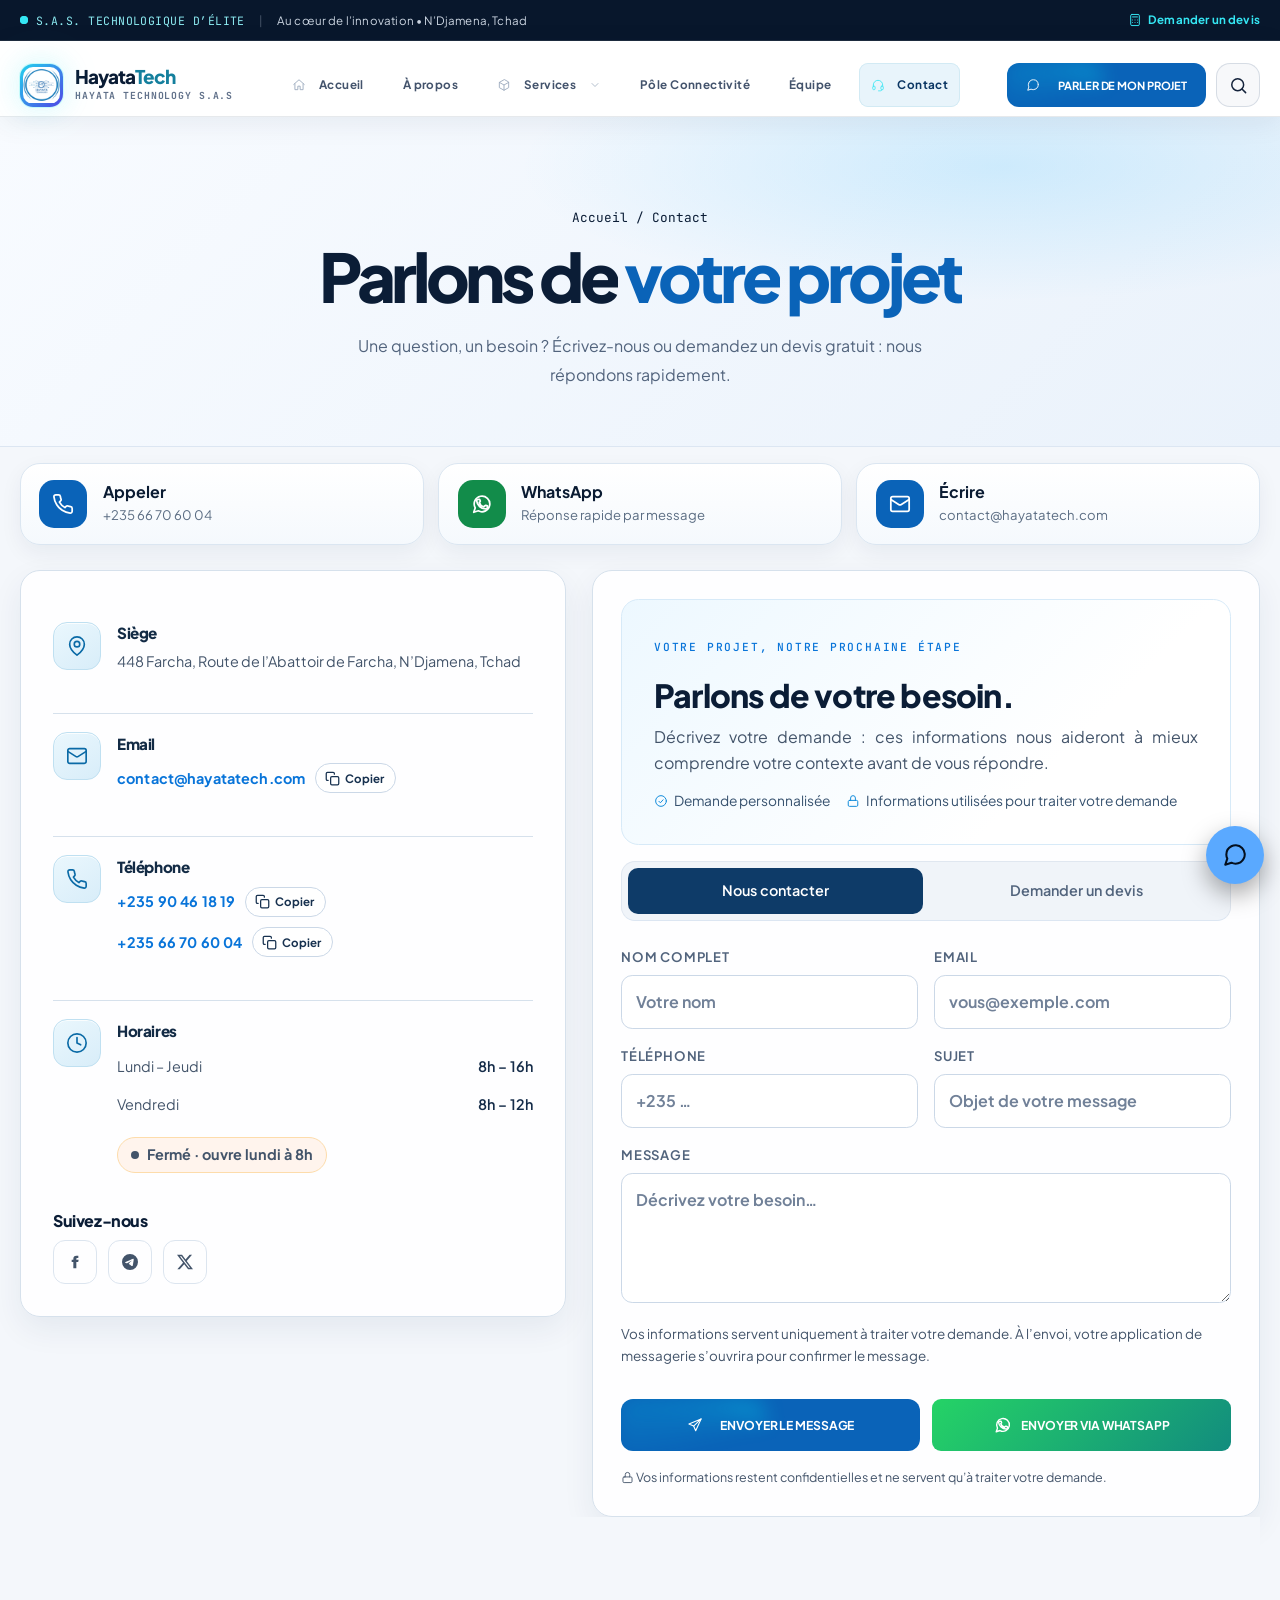
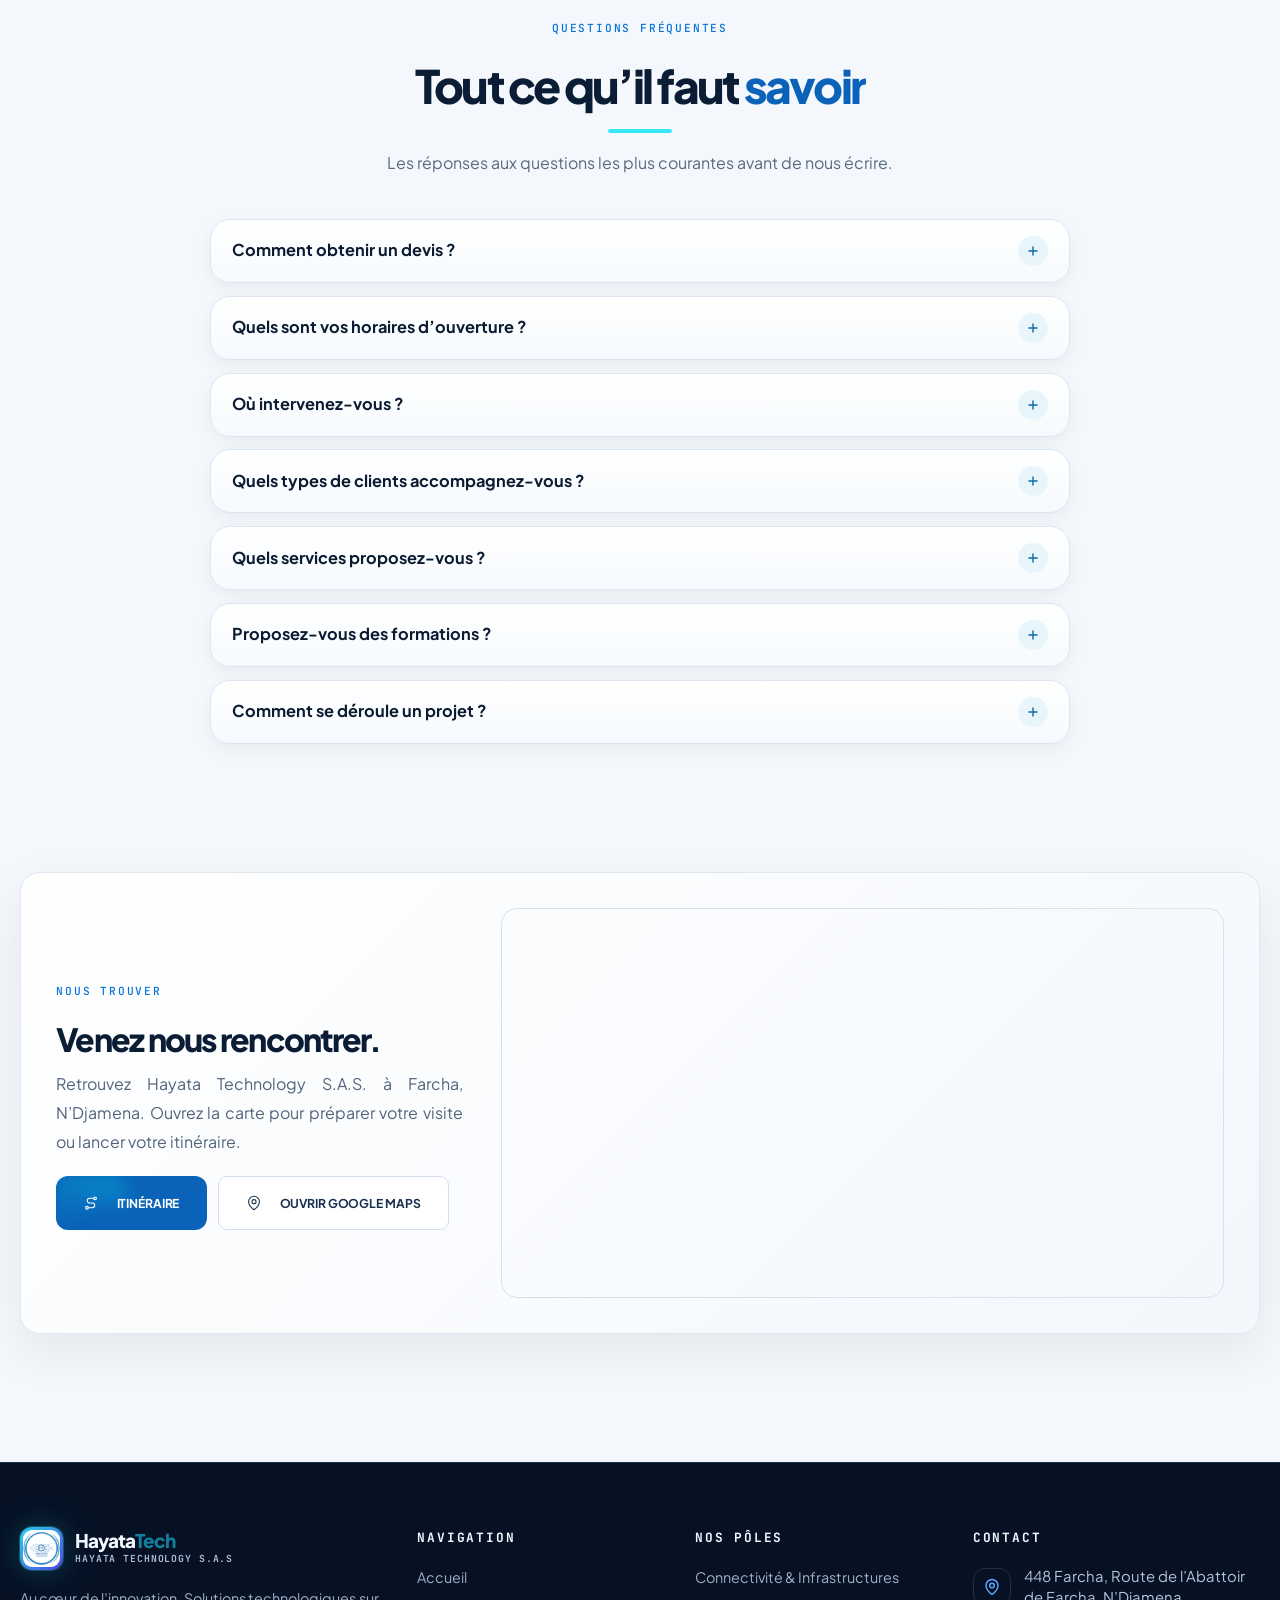
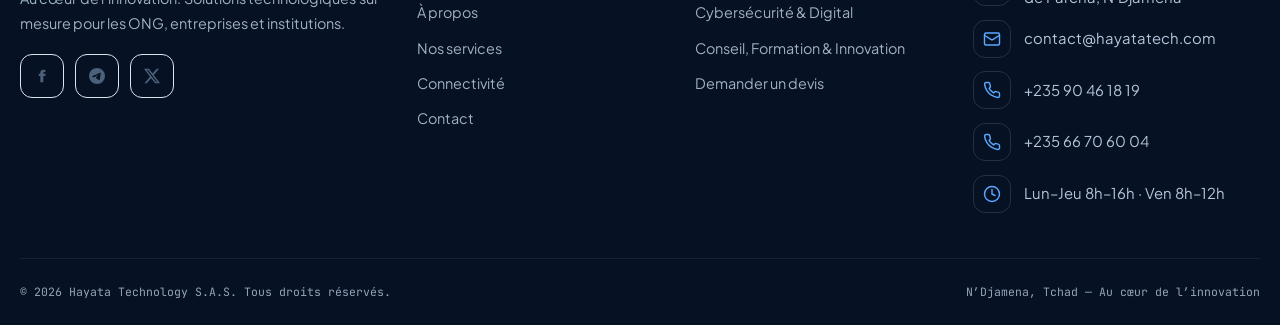
<file: contact.html>
<!DOCTYPE html>
<html lang="fr">
<head>
<meta name="generator" content="Hayata Technology V7.1.0">
<meta charset="utf-8">
<script>document.documentElement.classList.add('js');(function(){var c=navigator.connection||{};if(c.saveData||/(^|-)2g$/.test(c.effectiveType||'')){window.HAYATA_LITE=true;document.documentElement.classList.add('lite')}})();</script>
<meta name="viewport" content="width=device-width,initial-scale=1,viewport-fit=cover">
<title>Contact & devis | Hayata Technology S.A.S.</title>
<meta name="description" content="Contactez Hayata Technology à N’Djamena : formulaire de contact, demande de devis, téléphone, email et horaires.">
<meta name="robots" content="index,follow,max-image-preview:large"><meta name="theme-color" content="#ffffff">
<link rel="canonical" href="https://www.hayatatech.com/contact.html">
<meta property="og:type" content="website"><meta property="og:title" content="Contact & devis | Hayata Technology">
<meta property="og:description" content="Contactez Hayata Technology à N’Djamena : formulaire de contact, demande de devis, téléphone, email et horaires."><meta property="og:image" content="https://www.hayatatech.com/assets/img/logo.png"><meta property="og:locale" content="fr_FR"><meta property="og:site_name" content="Hayata Technology S.A.S."><meta property="og:image:alt" content="Logo Hayata Technology">
<meta name="twitter:card" content="summary"><meta name="twitter:title" content="Contact & devis | Hayata Technology"><meta name="twitter:description" content="Contactez Hayata Technology à N’Djamena : formulaire de contact, demande de devis, téléphone, email et horaires."><meta name="twitter:image" content="https://www.hayatatech.com/assets/img/logo.png">
<meta name="color-scheme" content="light"><link rel="manifest" href="manifest.webmanifest"><link rel="preload" as="image" href="assets/img/emblem.png"><link rel="icon" type="image/png" href="assets/img/favicon.png"><link rel="apple-touch-icon" href="assets/img/icon-192.png">
<link rel="preconnect" href="https://fonts.googleapis.com"><link rel="preconnect" href="https://fonts.gstatic.com" crossorigin>
<link href="https://fonts.googleapis.com/css2?family=Plus+Jakarta+Sans:wght@300;400;500;600;700;800&family=JetBrains+Mono:wght@400;500;700&display=swap" rel="stylesheet">
<link rel="stylesheet" href="assets/css/icons.css?v=7.1.0"><link rel="stylesheet" href="assets/css/style.css?v=7.1.0"><link rel="stylesheet" href="assets/css/v7.css?v=7.1.0">
<script type="application/ld+json">{"@context":"https://schema.org","@type":"Organization","name":"Hayata Technology S.A.S.","url":"https://www.hayatatech.com","logo":"https://www.hayatatech.com/assets/img/logo.png","email":"contact@hayatatech.com","telephone":"+235 90 46 18 19","address":{"@type":"PostalAddress","streetAddress":"448 Farcha, Route de l’Abattoir de Farcha","addressLocality":"N'Djamena","addressCountry":"TD"}}</script>
<meta property="og:url" content="https://www.hayatatech.com/contact.html">
<script type="application/ld+json">{"@context":"https://schema.org","@type":"FAQPage","mainEntity":[{"@type":"Question","name":"Comment obtenir un devis ?","acceptedAnswer":{"@type":"Answer","text":"Ouvrez l’onglet « Demander un devis » du formulaire de contact, indiquez le service souhaité, votre budget indicatif et votre échéance, puis décrivez votre projet. Le devis est gratuit et nous vous répondons rapidement."}},{"@type":"Question","name":"Quels sont vos horaires d’ouverture ?","acceptedAnswer":{"@type":"Answer","text":"Nous sommes ouverts du lundi au jeudi de 8h à 16h et le vendredi de 8h à 12h (heure de N’Djamena). En dehors de ces horaires, écrivez-nous par email ou sur WhatsApp : nous vous répondons rapidement."}},{"@type":"Question","name":"Où intervenez-vous ?","acceptedAnswer":{"@type":"Answer","text":"Depuis N’Djamena, nous accompagnons ONG, entreprises et institutions dans toute l’Afrique, et à l’international via notre activité de freelance. Nos interventions se font sur site et à distance."}},{"@type":"Question","name":"Quels types de clients accompagnez-vous ?","acceptedAnswer":{"@type":"Answer","text":"Nos clients sont des ONG, des entreprises privées et des institutions étatiques. Le formulaire accepte aussi les demandes de particuliers."}},{"@type":"Question","name":"Quels services proposez-vous ?","acceptedAnswer":{"@type":"Answer","text":"Trois pôles : Connectivité & Infrastructures (accès Internet, équipements, vidéosurveillance, maintenance, administration des systèmes), Cybersécurité & Solutions digitales (applications web et mobiles, bases de données, analyse de données, sécurité, SEO, audit) et Conseil, Formation & Innovation."}},{"@type":"Question","name":"Proposez-vous des formations ?","acceptedAnswer":{"@type":"Answer","text":"Oui : formation en numérique et en cybersécurité, ainsi qu’un accompagnement et un suivi pour monter vos équipes en compétences."}},{"@type":"Question","name":"Comment se déroule un projet ?","acceptedAnswer":{"@type":"Answer","text":"En quatre étapes : écoute et audit de vos besoins, conception d’une solution sur mesure chiffrée avec transparence, déploiement rigoureux, puis suivi continu (maintenance, formation et amélioration)."}}]}</script></head>
<body class="page-inner">

<div id="progress" aria-hidden="true"></div>
<a class="skip-link" href="#main">Aller au contenu</a>
<div class="topbar"><div class="container"><div class="l"><span class="tag"><span class="dot"></span>S.A.S. TECHNOLOGIQUE D’ÉLITE</span><span class="sep">|</span><span>Au cœur de l’innovation • N’Djamena, Tchad</span></div>
<a class="q" href="contact.html#devis"><i class="ic ic-calculator fa-calculator" aria-hidden="true"></i> Demander un devis</a></div></div><header class="nav"><div class="container">
<a class="brand" href="index.html" aria-label="Hayata Technology — accueil"><img fetchpriority="high" decoding="async" src="assets/img/emblem.png" alt="Logo Hayata Technology"><div><span class="bn">Hayata<em>Tech</em></span><small>Hayata Technology S.A.S</small></div></a>
<nav class="nav-wrap" aria-label="Navigation principale"><ul class="nav-links" id="menu"><li><a href="index.html" ><i class="ic ic-house fa-house" aria-hidden="true"></i>Accueil</a></li><li><a href="a-propos.html" >À propos</a></li><li class="has-dd"><button class="dd-btn" type="button" aria-haspopup="true"><i class="ic ic-cubes fa-cubes" aria-hidden="true"></i>Services<i class="ic ic-chevron-down fa-chevron-down" aria-hidden="true"></i></button>
<div class="dd-menu"><a href="services.html"><i class="ic ic-grip fa-grip" aria-hidden="true"></i>Tous les services</a>
<a href="connectivite.html"><i class="ic ic-network-wired fa-network-wired" aria-hidden="true"></i>Connectivité & Infrastructures</a>
<a href="services.html#cyber"><i class="ic ic-shield-halved fa-shield-halved" aria-hidden="true"></i>Cybersécurité & Digital</a>
<a href="services.html#conseil"><i class="ic ic-lightbulb fa-lightbulb" aria-hidden="true"></i>Conseil & Formation</a></div></li><li><a href="connectivite.html" >Pôle Connectivité</a></li><li><a href="a-propos.html#equipe" >Équipe</a></li><li><a href="contact.html" class="active" aria-current="page"><i class="ic ic-headset fa-headset" aria-hidden="true"></i>Contact</a></li></ul></nav>
<div class="nav-cta"><a class="btn btn-primary btn-sm" href="contact.html#devis"><i class="ic ic-chat fa-chat" aria-hidden="true"></i>Parler de mon projet</a>
<button class="burger" type="button" aria-label="Ouvrir le menu" aria-expanded="false" aria-controls="menu"><span></span><span></span><span></span></button></div>
</div></header><main id="main" tabindex="-1"><section class="page-hero"><div class="container">
<div class="crumbs rv"><a href="index.html">Accueil</a> / Contact</div>
<h1 class="rv">Parlons de <span class='grad-text'>votre projet</span></h1><p class="rv">Une question, un besoin ? Écrivez-nous ou demandez un devis gratuit : nous répondons rapidement.</p></div></section>
<section class="s" style="padding-top:1rem"><div class="container">
<div class="quick-actions rv"><a class="qa" href="tel:+23566706004"><span class="qa-ico"><svg viewBox="0 0 24 24" fill="none" stroke="currentColor" stroke-width="1.9" stroke-linecap="round" stroke-linejoin="round" aria-hidden="true" focusable="false"><path d="M22 16.92v3a2 2 0 0 1-2.18 2 19.79 19.79 0 0 1-8.63-3.07 19.5 19.5 0 0 1-6-6 19.79 19.79 0 0 1-3.07-8.67A2 2 0 0 1 4.11 2h3a2 2 0 0 1 2 1.72 12.84 12.84 0 0 0 .7 2.81 2 2 0 0 1-.45 2.11L8.09 9.91a16 16 0 0 0 6 6l1.27-1.27a2 2 0 0 1 2.11-.45 12.84 12.84 0 0 0 2.81.7A2 2 0 0 1 22 16.92z"/></svg></span><span><b>Appeler</b><small>+235 66 70 60 04</small></span></a><a class="qa qa-wa" href="https://wa.me/23566706004" target="_blank" rel="noopener noreferrer"><span class="qa-ico"><svg viewBox="0 0 24 24" fill="none" stroke="currentColor" stroke-width="1.9" stroke-linecap="round" stroke-linejoin="round" aria-hidden="true" focusable="false"><path d="M3 21l1.65-4.84A8.5 8.5 0 1 1 8 19.4z"/><path d="M9 10c.5 2.2 2.8 4.5 5 5l1.3-1.3a.8.8 0 0 1 .8-.2l1.7.6v1.8a1.5 1.5 0 0 1-1.6 1.5C10.8 17.4 6.6 13.2 6.2 8.6A1.5 1.5 0 0 1 7.7 7H9.5l.6 1.7a.8.8 0 0 1-.2.8z"/></svg></span><span><b>WhatsApp</b><small>Réponse rapide par message</small></span></a><a class="qa" href="mailto:contact@hayatatech.com"><span class="qa-ico"><svg viewBox="0 0 24 24" fill="none" stroke="currentColor" stroke-width="1.9" stroke-linecap="round" stroke-linejoin="round" aria-hidden="true" focusable="false"><rect width="20" height="16" x="2" y="4" rx="2"/><path d="m22 7-8.97 5.7a1.94 1.94 0 0 1-2.06 0L2 7"/></svg></span><span><b>Écrire</b><small>contact@hayatatech.com</small></span></a></div>
<div class="contact-grid">
<aside class="glass info rv">
<div class="info-row"><div class="ico" aria-hidden="true"><svg viewBox="0 0 24 24" width="20" height="20" fill="none" stroke="currentColor" stroke-width="1.8" stroke-linecap="round" stroke-linejoin="round" aria-hidden="true" focusable="false"><path d="M20 10c0 6-8 12-8 12s-8-6-8-12a8 8 0 0 1 16 0Z"/><circle cx="12" cy="10" r="3"/></svg></div><div class="info-body"><h4 role="heading" aria-level="2">Siège</h4><p>448 Farcha, Route de l’Abattoir de Farcha, N’Djamena, Tchad</p></div></div>
<div class="info-row"><div class="ico" aria-hidden="true"><svg viewBox="0 0 24 24" width="20" height="20" fill="none" stroke="currentColor" stroke-width="1.8" stroke-linecap="round" stroke-linejoin="round" aria-hidden="true" focusable="false"><rect width="20" height="16" x="2" y="4" rx="2"/><path d="m22 7-8.97 5.7a1.94 1.94 0 0 1-2.06 0L2 7"/></svg></div><div class="info-body"><h4 role="heading" aria-level="2">Email</h4><ul class="contact-lines"><li class="contact-line"><a href="mailto:contact@hayatatech.com">contact@hayatatech.com</a></li></ul></div></div>
<div class="info-row"><div class="ico" aria-hidden="true"><svg viewBox="0 0 24 24" width="20" height="20" fill="none" stroke="currentColor" stroke-width="1.8" stroke-linecap="round" stroke-linejoin="round" aria-hidden="true" focusable="false"><path d="M22 16.92v3a2 2 0 0 1-2.18 2 19.79 19.79 0 0 1-8.63-3.07 19.5 19.5 0 0 1-6-6 19.79 19.79 0 0 1-3.07-8.67A2 2 0 0 1 4.11 2h3a2 2 0 0 1 2 1.72 12.84 12.84 0 0 0 .7 2.81 2 2 0 0 1-.45 2.11L8.09 9.91a16 16 0 0 0 6 6l1.27-1.27a2 2 0 0 1 2.11-.45 12.84 12.84 0 0 0 2.81.7A2 2 0 0 1 22 16.92z"/></svg></div><div class="info-body"><h4 role="heading" aria-level="2">Téléphone</h4><ul class="contact-lines"><li class="contact-line"><a href="tel:+23590461819">+235 90 46 18 19</a></li><li class="contact-line"><a href="tel:+23566706004">+235 66 70 60 04</a></li></ul></div></div>
<div class="info-row"><div class="ico" aria-hidden="true"><svg viewBox="0 0 24 24" width="20" height="20" fill="none" stroke="currentColor" stroke-width="1.8" stroke-linecap="round" stroke-linejoin="round" aria-hidden="true" focusable="false"><circle cx="12" cy="12" r="10"/><path d="M12 6v6l4 2"/></svg></div><div class="info-body"><h4 role="heading" aria-level="2">Horaires</h4><ul class="hours"><li><span>Lundi – Jeudi</span><b>8h – 16h</b></li><li><span>Vendredi</span><b>8h – 12h</b></li></ul><p class="open-status" data-open-status></p></div></div>
<div><h4 style="margin-bottom:.6rem" role="heading" aria-level="2">Suivez-nous</h4><div class="socials"><a href="https://www.facebook.com/hayatatech" aria-label="Facebook" target="_blank" rel="noopener"><i class="ic ic-facebook-f fa-facebook-f" aria-hidden="true"></i></a><a href="https://t.me/hayatatech" aria-label="Telegram" target="_blank" rel="noopener"><i class="ic ic-telegram fa-telegram" aria-hidden="true"></i></a><a href="https://x.com/hayatatech" aria-label="X (@hayatatech)" target="_blank" rel="noopener"><i class="ic ic-x-twitter fa-x-twitter" aria-hidden="true"></i></a></div></div>
</aside>
<div class="glass formbox rv" id="devis" style="scroll-margin-top:100px"><div class="quote-intro"><span class="eyebrow">Votre projet, notre prochaine étape</span><h2>Parlons de votre besoin.</h2><p>Décrivez votre demande : ces informations nous aideront à mieux comprendre votre contexte avant de vous répondre.</p><div class="quote-points"><span><i class="ic ic-check-circle fa-check-circle" aria-hidden="true"></i> Demande personnalisée</span><span><i class="ic ic-lock fa-lock" aria-hidden="true"></i> Informations utilisées pour traiter votre demande</span></div></div>
<div class="tabs" role="tablist"><button class="tab on" role="tab" aria-selected="true" data-tab="contact">Nous contacter</button><button class="tab" role="tab" aria-selected="false" data-tab="devis">Demander un devis</button></div>
<div data-panel="contact"><form data-mail="contact">
<div class="row2"><label>Nom complet<input name="nom" required autocomplete="name" placeholder="Votre nom"></label><label>Email<input type="email" name="email" required autocomplete="email" placeholder="vous@exemple.com"></label></div>
<div class="row2"><label>Téléphone<input type="tel" name="telephone" autocomplete="tel" placeholder="+235 …"></label><label>Sujet<input name="sujet" required placeholder="Objet de votre message"></label></div>
<label>Message<textarea name="message" required placeholder="Décrivez votre besoin…"></textarea></label>
<p class="form-privacy-note">Vos informations servent uniquement à traiter votre demande. À l’envoi, votre application de messagerie s’ouvrira pour confirmer le message.</p>
<button class="btn btn-primary" type="submit"><i class="ic ic-paper-plane fa-paper-plane" aria-hidden="true"></i>Envoyer le message</button></form>
<p class="ok note hidden" style="margin-top:1rem;color:var(--cyan)">Merci ! Votre application de messagerie s’ouvre pour finaliser l’envoi.</p></div>
<div data-panel="devis" class="hidden"><form data-mail="devis">
<div class="row2"><label>Nom / Organisation<input name="nom" required placeholder="Votre nom ou structure"></label><label>Email<input type="email" name="email" required placeholder="vous@exemple.com"></label></div>
<div class="row2"><label>Téléphone<input type="tel" name="telephone" placeholder="+235 …"></label><label>Type de client<select name="client"><option>ONG</option><option>Entreprise privée</option><option>Institution étatique</option><option>Particulier</option></select></label></div>
<label>Service souhaité<select name="service" required><option>Fourniture d’accès à Internet (FAI)</option><option>Fourniture de matériels et équipements</option><option>Installation de caméras de surveillance</option><option>Maintenance informatique et numérique</option><option>Administration des systèmes</option><option>Développement d’applications web et mobiles</option><option>Gestion des bases de données</option><option>Analyse des données et calculs scientifiques</option><option>Sécurité numérique, SEO et optimisation</option><option>Audit technologique</option><option>Consultation et conseil stratégique</option><option>Formation (numérique et cybersécurité)</option><option>Accompagnement et suivi</option></select></label>
<div class="row2"><label>Budget indicatif (facultatif)<select name="budget"><option value="Non précisé">Je préfère en discuter</option><option>Moins de 100 000 FCFA</option><option>100 000 à 500 000 FCFA</option><option>500 000 à 2 000 000 FCFA</option><option>Plus de 2 000 000 FCFA</option></select></label><label>Échéance souhaitée (facultatif)<select name="echeance"><option value="À définir">À définir ensemble</option><option>Urgent</option><option>Dans les 2 semaines</option><option>Dans le mois</option><option>Plus tard</option></select></label></div>
<label>Détails du projet<textarea name="projet" required placeholder="Décrivez le besoin, le contexte et les contraintes…"></textarea></label>
<p class="form-privacy-note">Les informations fournies servent à préparer votre demande de devis. À l’envoi, votre application de messagerie s’ouvrira pour confirmer le message.</p>
<button class="btn btn-primary" type="submit"><i class="ic ic-file-invoice fa-file-invoice" aria-hidden="true"></i>Envoyer ma demande de devis</button></form>
<p class="ok note hidden" style="margin-top:1rem;color:var(--cyan)">Merci ! Votre application de messagerie s’ouvre pour finaliser l’envoi.</p></div>
<p class="note" style="margin-top:1rem"><i class="ic ic-lock fa-lock" aria-hidden="true"></i> Vos informations restent confidentielles et ne servent qu’à traiter votre demande.</p>
</div></div>
<section class="s faq" id="faq" aria-labelledby="faq-title"><div class="container"><div class="s-head rv"><span class="eyebrow">Questions fréquentes</span><h2 id="faq-title">Tout ce qu’il faut <span class="grad-text">savoir</span></h2><p>Les réponses aux questions les plus courantes avant de nous écrire.</p></div><div class="faq-list"><details class="faq-item"><summary>Comment obtenir un devis ?</summary><div class="faq-a"><p>Ouvrez l’onglet « Demander un devis » du formulaire de contact, indiquez le service souhaité, votre budget indicatif et votre échéance, puis décrivez votre projet. Le devis est gratuit et nous vous répondons rapidement.</p></div></details><details class="faq-item"><summary>Quels sont vos horaires d’ouverture ?</summary><div class="faq-a"><p>Nous sommes ouverts du lundi au jeudi de 8h à 16h et le vendredi de 8h à 12h (heure de N’Djamena). En dehors de ces horaires, écrivez-nous par email ou sur WhatsApp : nous vous répondons rapidement.</p></div></details><details class="faq-item"><summary>Où intervenez-vous ?</summary><div class="faq-a"><p>Depuis N’Djamena, nous accompagnons ONG, entreprises et institutions dans toute l’Afrique, et à l’international via notre activité de freelance. Nos interventions se font sur site et à distance.</p></div></details><details class="faq-item"><summary>Quels types de clients accompagnez-vous ?</summary><div class="faq-a"><p>Nos clients sont des ONG, des entreprises privées et des institutions étatiques. Le formulaire accepte aussi les demandes de particuliers.</p></div></details><details class="faq-item"><summary>Quels services proposez-vous ?</summary><div class="faq-a"><p>Trois pôles : Connectivité &amp; Infrastructures (accès Internet, équipements, vidéosurveillance, maintenance, administration des systèmes), Cybersécurité &amp; Solutions digitales (applications web et mobiles, bases de données, analyse de données, sécurité, SEO, audit) et Conseil, Formation &amp; Innovation.</p></div></details><details class="faq-item"><summary>Proposez-vous des formations ?</summary><div class="faq-a"><p>Oui : formation en numérique et en cybersécurité, ainsi qu’un accompagnement et un suivi pour monter vos équipes en compétences.</p></div></details><details class="faq-item"><summary>Comment se déroule un projet ?</summary><div class="faq-a"><p>En quatre étapes : écoute et audit de vos besoins, conception d’une solution sur mesure chiffrée avec transparence, déploiement rigoureux, puis suivi continu (maintenance, formation et amélioration).</p></div></details></div></div></section>
<section class="location-panel rv" aria-labelledby="location-title">
<div class="location-copy"><span class="eyebrow">Nous trouver</span><h2 id="location-title">Venez nous rencontrer.</h2><p>Retrouvez Hayata Technology S.A.S. à Farcha, N’Djamena. Ouvrez la carte pour préparer votre visite ou lancer votre itinéraire.</p><div class="location-actions"><a class="btn btn-primary" href="https://www.google.com/maps/dir/?api=1&amp;destination=Hayata%20Technology%20S.A.S%2C%20BP%3A%20448%20FARCHA%2C%20ROUTE%20ABATTOIR%20DE%20FARCHA%2C%20N%27Djamena" target="_blank" rel="noopener noreferrer"><i class="ic ic-route fa-route" aria-hidden="true"></i> Itinéraire</a><a class="btn btn-ghost" href="https://maps.app.goo.gl/sYkw5cTj6f9Sf23R7" target="_blank" rel="noopener noreferrer"><i class="ic ic-map-location-dot fa-map-location-dot" aria-hidden="true"></i> Ouvrir Google Maps</a></div></div>
<div class="map rv"><iframe title="Carte Google Maps — Hayata Technology S.A.S., Farcha, N’Djamena" loading="lazy" referrerpolicy="no-referrer-when-downgrade" allowfullscreen src="https://maps.google.com/maps?q=Hayata%20Technology%20S.A.S%2C%20BP%3A%20448%20FARCHA%2C%20ROUTE%20ABATTOIR%20DE%20FARCHA%2C%20N%27Djamena&amp;z=16&amp;output=embed"></iframe></div>
</section>
</div></section></main>
<footer><div class="container">
<div class="f-grid">
<div><a class="brand" href="index.html"><img fetchpriority="high" decoding="async" src="assets/img/emblem.png" alt=""><div><span class="bn">Hayata<em>Tech</em></span><small>Hayata Technology S.A.S</small></div></a>
<p style="margin-top:1rem;max-width:34ch">Au cœur de l’innovation. Solutions technologiques sur mesure pour les ONG, entreprises et institutions.</p>
<div class="socials" style="margin-top:1.1rem"><a href="https://www.facebook.com/hayatatech" aria-label="Facebook" target="_blank" rel="noopener"><i class="ic ic-facebook-f fa-facebook-f" aria-hidden="true"></i></a>
<a href="https://t.me/hayatatech" aria-label="Telegram" target="_blank" rel="noopener"><i class="ic ic-telegram fa-telegram" aria-hidden="true"></i></a>
<a href="https://x.com/hayatatech" aria-label="X" target="_blank" rel="noopener"><i class="ic ic-x-twitter fa-x-twitter" aria-hidden="true"></i></a></div></div>
<div><h5 role="heading" aria-level="3">Navigation</h5><ul><li><a href="index.html">Accueil</a></li><li><a href="a-propos.html">À propos</a></li><li><a href="services.html">Nos services</a></li><li><a href="connectivite.html">Connectivité</a></li><li><a href="contact.html">Contact</a></li></ul></div>
<div><h5 role="heading" aria-level="3">Nos pôles</h5><ul><li><a href="connectivite.html">Connectivité & Infrastructures</a></li><li><a href="services.html#cyber">Cybersécurité & Digital</a></li><li><a href="services.html#conseil">Conseil, Formation & Innovation</a></li><li><a href="contact.html#devis">Demander un devis</a></li></ul></div>
<div><h5 role="heading" aria-level="3">Contact</h5><ul class="f-contact"><li><p class="fc"><span class="fc-ico" aria-hidden="true"><svg viewBox="0 0 24 24" width="17" height="17" fill="none" stroke="currentColor" stroke-width="1.9" stroke-linecap="round" stroke-linejoin="round" aria-hidden="true" focusable="false"><path d="M20 10c0 6-8 12-8 12s-8-6-8-12a8 8 0 0 1 16 0Z"/><circle cx="12" cy="10" r="3"/></svg></span><span class="fc-t">448 Farcha, Route de l’Abattoir de Farcha, N’Djamena</span></p></li><li><a class="fc" href="mailto:contact@hayatatech.com"><span class="fc-ico" aria-hidden="true"><svg viewBox="0 0 24 24" width="17" height="17" fill="none" stroke="currentColor" stroke-width="1.9" stroke-linecap="round" stroke-linejoin="round" aria-hidden="true" focusable="false"><rect width="20" height="16" x="2" y="4" rx="2"/><path d="m22 7-8.97 5.7a1.94 1.94 0 0 1-2.06 0L2 7"/></svg></span><span class="fc-t">contact@hayatatech.com</span></a></li><li><a class="fc" href="tel:+23590461819"><span class="fc-ico" aria-hidden="true"><svg viewBox="0 0 24 24" width="17" height="17" fill="none" stroke="currentColor" stroke-width="1.9" stroke-linecap="round" stroke-linejoin="round" aria-hidden="true" focusable="false"><path d="M22 16.92v3a2 2 0 0 1-2.18 2 19.79 19.79 0 0 1-8.63-3.07 19.5 19.5 0 0 1-6-6 19.79 19.79 0 0 1-3.07-8.67A2 2 0 0 1 4.11 2h3a2 2 0 0 1 2 1.72 12.84 12.84 0 0 0 .7 2.81 2 2 0 0 1-.45 2.11L8.09 9.91a16 16 0 0 0 6 6l1.27-1.27a2 2 0 0 1 2.11-.45 12.84 12.84 0 0 0 2.81.7A2 2 0 0 1 22 16.92z"/></svg></span><span class="fc-t">+235 90 46 18 19</span></a></li><li><a class="fc" href="tel:+23566706004"><span class="fc-ico" aria-hidden="true"><svg viewBox="0 0 24 24" width="17" height="17" fill="none" stroke="currentColor" stroke-width="1.9" stroke-linecap="round" stroke-linejoin="round" aria-hidden="true" focusable="false"><path d="M22 16.92v3a2 2 0 0 1-2.18 2 19.79 19.79 0 0 1-8.63-3.07 19.5 19.5 0 0 1-6-6 19.79 19.79 0 0 1-3.07-8.67A2 2 0 0 1 4.11 2h3a2 2 0 0 1 2 1.72 12.84 12.84 0 0 0 .7 2.81 2 2 0 0 1-.45 2.11L8.09 9.91a16 16 0 0 0 6 6l1.27-1.27a2 2 0 0 1 2.11-.45 12.84 12.84 0 0 0 2.81.7A2 2 0 0 1 22 16.92z"/></svg></span><span class="fc-t">+235 66 70 60 04</span></a></li><li><p class="fc"><span class="fc-ico" aria-hidden="true"><svg viewBox="0 0 24 24" width="17" height="17" fill="none" stroke="currentColor" stroke-width="1.9" stroke-linecap="round" stroke-linejoin="round" aria-hidden="true" focusable="false"><circle cx="12" cy="12" r="10"/><path d="M12 6v6l4 2"/></svg></span><span class="fc-t">Lun–Jeu 8h–16h · Ven 8h–12h</span></p></li></ul></div>
</div>
<div class="f-bottom"><span>© 2026 Hayata Technology S.A.S. Tous droits réservés.</span><span>N’Djamena, Tchad — Au cœur de l’innovation</span></div>
</div></footer>
<a class="wa" href="https://wa.me/23566706004" target="_blank" rel="noopener noreferrer" aria-label="Discuter sur WhatsApp (nouvel onglet)"><i class="ic ic-whatsapp fa-whatsapp" aria-hidden="true"></i></a>
<button id="toTop" type="button" aria-label="Retour en haut de page"><i class="ic ic-arrow-up fa-arrow-up" aria-hidden="true"></i></button>
<script src="assets/js/main.js?v=7.1.0" defer></script>
<script src="assets/js/v6-experience.js?v=7.1.0" defer></script><script src="assets/js/v7.js?v=7.1.0" defer></script>
</body></html>
</file>
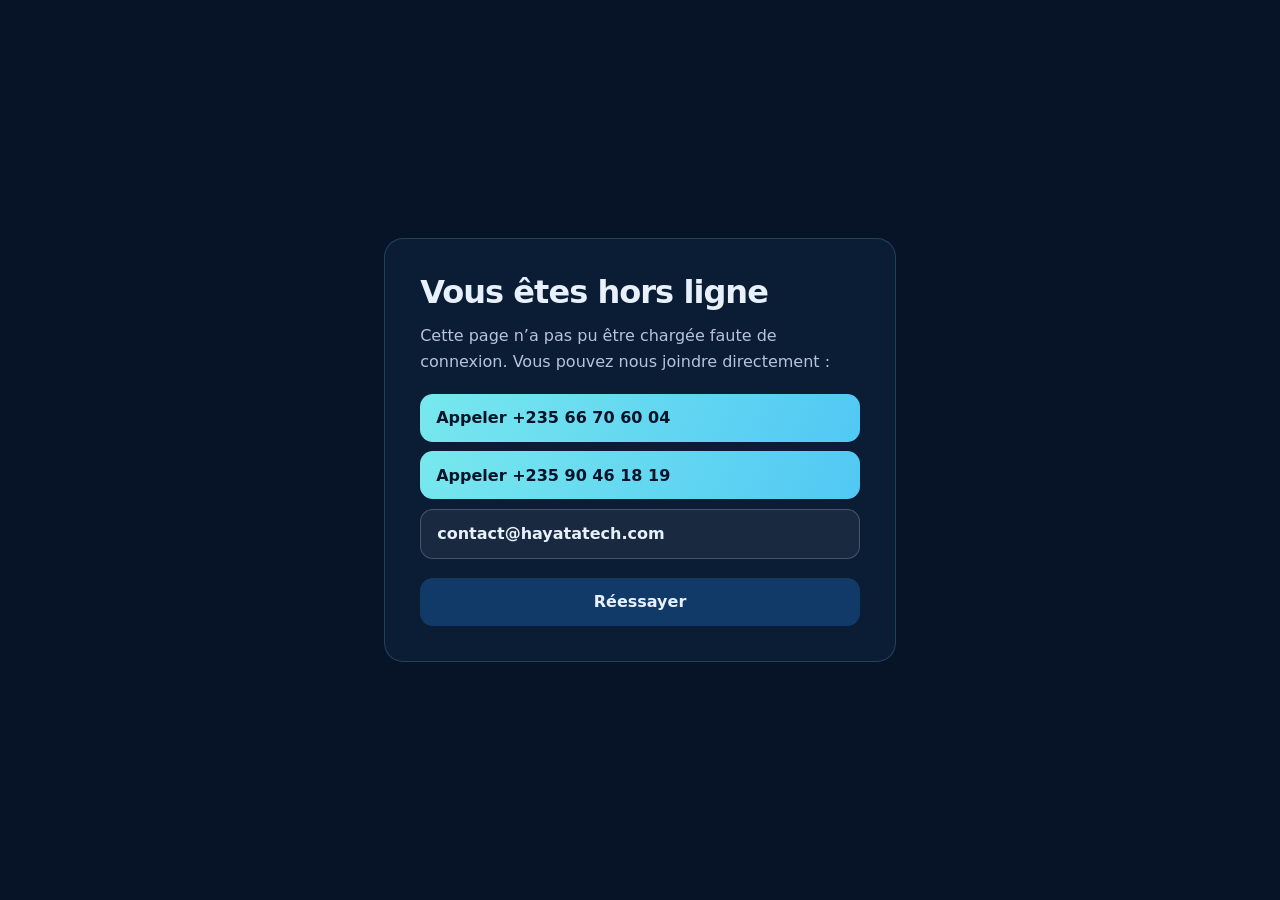
<file: offline.html>
<!DOCTYPE html>
<html lang="fr">
<head>
<meta charset="utf-8">
<meta name="viewport" content="width=device-width,initial-scale=1,viewport-fit=cover">
<title>Hors ligne | Hayata Technology S.A.S.</title>
<meta name="robots" content="noindex">
<meta name="theme-color" content="#071326">
<style>
  *{box-sizing:border-box;margin:0}
  body{min-height:100vh;min-height:100dvh;display:grid;place-items:center;padding:1.25rem;font-family:system-ui,-apple-system,"Segoe UI",Roboto,sans-serif;background:#071326;color:#e8f0fb;line-height:1.6}
  main{width:min(100%,32rem);padding:clamp(1.4rem,5vw,2.2rem);border-radius:1.2rem;background:#0b1d35;border:1px solid rgba(116,214,232,.2)}
  h1{font-size:clamp(1.5rem,6vw,2rem);letter-spacing:-.03em;line-height:1.15;margin-bottom:.8rem}
  p{color:#b4c4da;margin-bottom:1rem}
  ul{list-style:none;padding:0;display:grid;gap:.6rem;margin:1.2rem 0}
  a{display:flex;align-items:center;min-height:48px;padding:.7rem 1rem;border-radius:.8rem;color:#061329;background:linear-gradient(115deg,#78e8ed,#51c8f4);font-weight:700;text-decoration:none}
  a.alt{color:#e8f0fb;background:rgba(255,255,255,.06);border:1px solid rgba(177,199,229,.28)}
  button{min-height:48px;width:100%;border:0;border-radius:.8rem;font:inherit;font-weight:700;color:#e8f0fb;background:#123a69;cursor:pointer}
  :focus-visible{outline:3px solid #32c6d8;outline-offset:3px}
</style>
</head>
<body>
<main>
  <h1>Vous êtes hors ligne</h1>
  <p>Cette page n’a pas pu être chargée faute de connexion. Vous pouvez nous joindre directement :</p>
  <ul>
    <li><a href="tel:+23566706004">Appeler +235 66 70 60 04</a></li>
    <li><a href="tel:+23590461819">Appeler +235 90 46 18 19</a></li>
    <li><a class="alt" href="mailto:contact@hayatatech.com">contact@hayatatech.com</a></li>
  </ul>
  <button type="button" onclick="location.reload()">Réessayer</button>
</main>
</body>
</html>
</file>
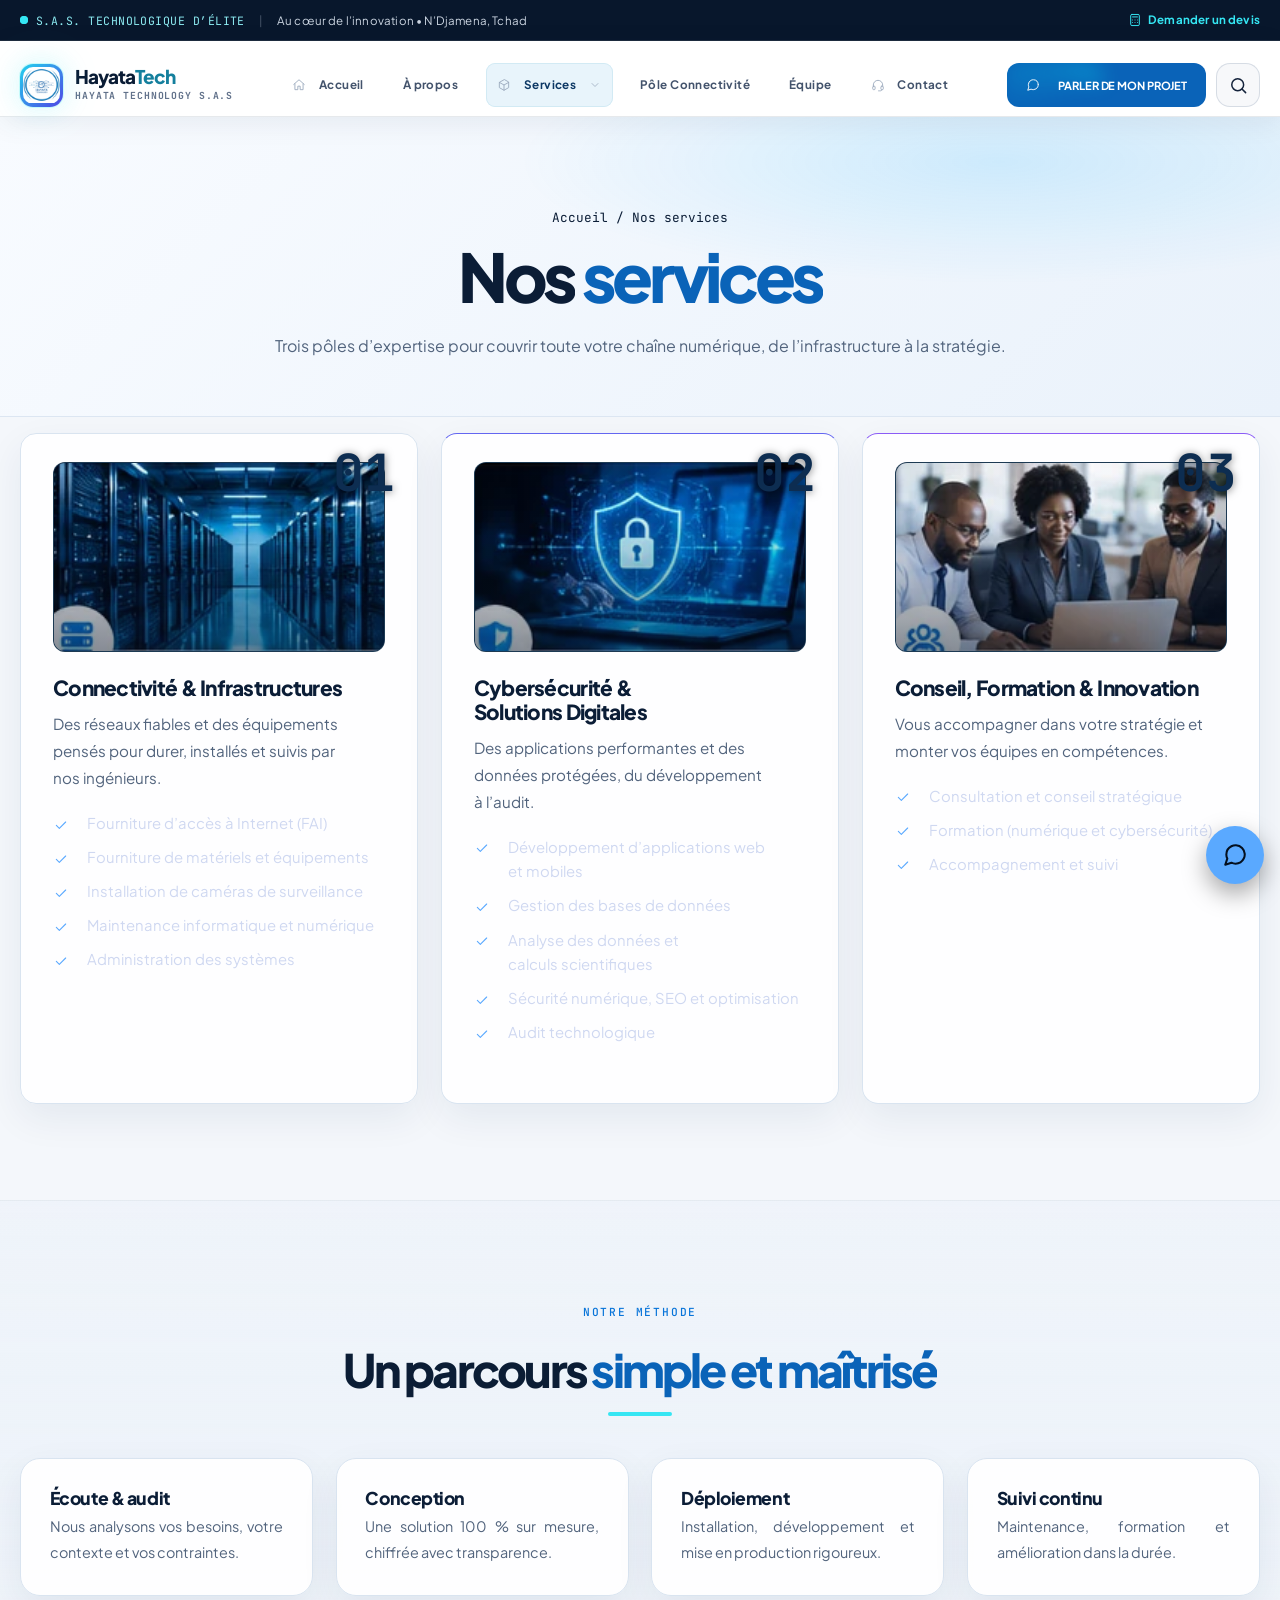
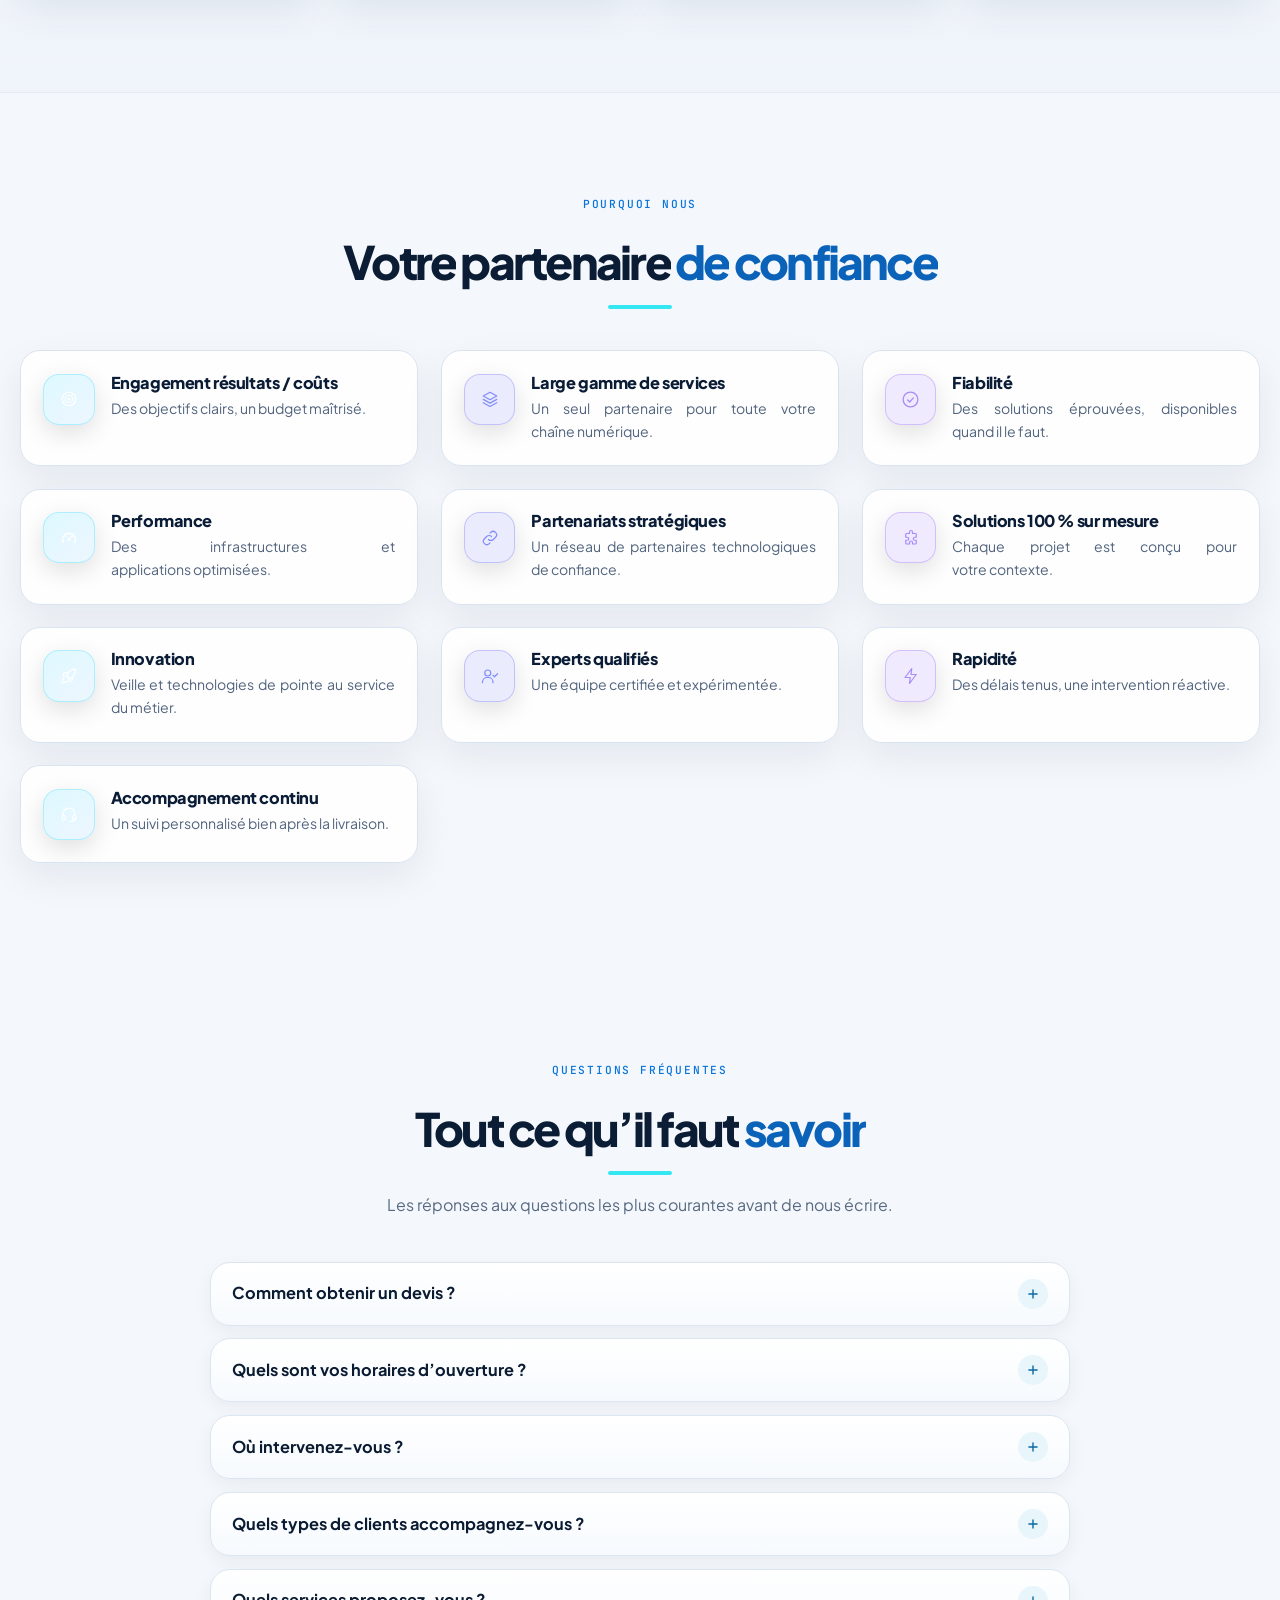
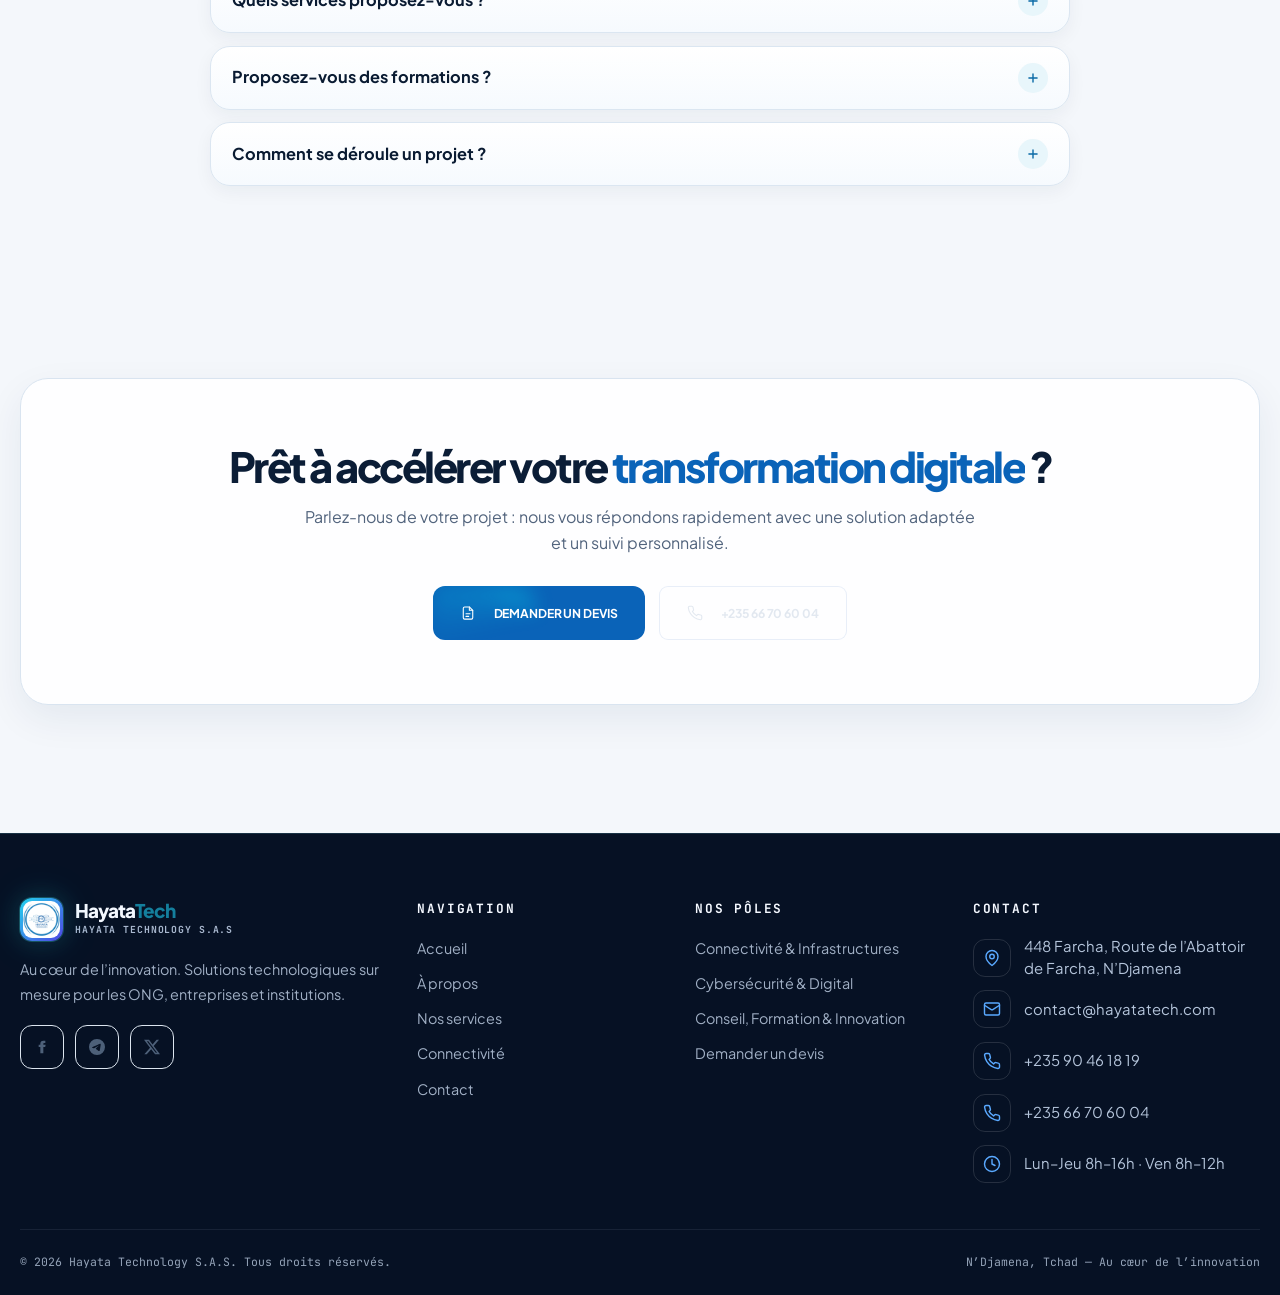
<file: services.html>
<!DOCTYPE html>
<html lang="fr">
<head>
<meta name="generator" content="Hayata Technology V7.1.0">
<meta charset="utf-8">
<script>document.documentElement.classList.add('js');(function(){var c=navigator.connection||{};if(c.saveData||/(^|-)2g$/.test(c.effectiveType||'')){window.HAYATA_LITE=true;document.documentElement.classList.add('lite')}})();</script>
<meta name="viewport" content="width=device-width,initial-scale=1,viewport-fit=cover">
<title>Nos services | Hayata Technology S.A.S.</title>
<meta name="description" content="Connectivité & infrastructures, cybersécurité & solutions digitales, conseil, formation & innovation : les 3 pôles de Hayata Technology.">
<meta name="robots" content="index,follow,max-image-preview:large"><meta name="theme-color" content="#ffffff">
<link rel="canonical" href="https://www.hayatatech.com/services.html">
<meta property="og:type" content="website"><meta property="og:title" content="Nos services | Hayata Technology">
<meta property="og:description" content="Connectivité & infrastructures, cybersécurité & solutions digitales, conseil, formation & innovation : les 3 pôles de Hayata Technology."><meta property="og:image" content="https://www.hayatatech.com/assets/img/logo.png"><meta property="og:locale" content="fr_FR"><meta property="og:site_name" content="Hayata Technology S.A.S."><meta property="og:image:alt" content="Logo Hayata Technology">
<meta name="twitter:card" content="summary"><meta name="twitter:title" content="Nos services | Hayata Technology"><meta name="twitter:description" content="Connectivité & infrastructures, cybersécurité & solutions digitales, conseil, formation & innovation : les 3 pôles de Hayata Technology."><meta name="twitter:image" content="https://www.hayatatech.com/assets/img/logo.png">
<meta name="color-scheme" content="light"><link rel="manifest" href="manifest.webmanifest"><link rel="preload" as="image" href="assets/img/emblem.png"><link rel="icon" type="image/png" href="assets/img/favicon.png"><link rel="apple-touch-icon" href="assets/img/icon-192.png">
<link rel="preconnect" href="https://fonts.googleapis.com"><link rel="preconnect" href="https://fonts.gstatic.com" crossorigin>
<link href="https://fonts.googleapis.com/css2?family=Plus+Jakarta+Sans:wght@300;400;500;600;700;800&family=JetBrains+Mono:wght@400;500;700&display=swap" rel="stylesheet">
<link rel="stylesheet" href="assets/css/icons.css?v=7.1.0"><link rel="stylesheet" href="assets/css/style.css?v=7.1.0"><link rel="stylesheet" href="assets/css/v7.css?v=7.1.0">
<script type="application/ld+json">{"@context":"https://schema.org","@type":"Organization","name":"Hayata Technology S.A.S.","url":"https://www.hayatatech.com","logo":"https://www.hayatatech.com/assets/img/logo.png","email":"contact@hayatatech.com","telephone":"+235 90 46 18 19","address":{"@type":"PostalAddress","streetAddress":"448 Farcha, Route de l’Abattoir de Farcha","addressLocality":"N'Djamena","addressCountry":"TD"}}</script>
<meta property="og:url" content="https://www.hayatatech.com/services.html">
</head>
<body class="page-inner">

<div id="progress" aria-hidden="true"></div>
<a class="skip-link" href="#main">Aller au contenu</a>
<div class="topbar"><div class="container"><div class="l"><span class="tag"><span class="dot"></span>S.A.S. TECHNOLOGIQUE D’ÉLITE</span><span class="sep">|</span><span>Au cœur de l’innovation • N’Djamena, Tchad</span></div>
<a class="q" href="contact.html#devis"><i class="ic ic-calculator fa-calculator" aria-hidden="true"></i> Demander un devis</a></div></div><header class="nav"><div class="container">
<a class="brand" href="index.html" aria-label="Hayata Technology — accueil"><img fetchpriority="high" decoding="async" src="assets/img/emblem.png" alt="Logo Hayata Technology"><div><span class="bn">Hayata<em>Tech</em></span><small>Hayata Technology S.A.S</small></div></a>
<nav class="nav-wrap" aria-label="Navigation principale"><ul class="nav-links" id="menu"><li><a href="index.html" ><i class="ic ic-house fa-house" aria-hidden="true"></i>Accueil</a></li><li><a href="a-propos.html" >À propos</a></li><li class="has-dd"><button class="dd-btn active" aria-haspopup="true"><i class="ic ic-cubes fa-cubes" aria-hidden="true"></i>Services<i class="ic ic-chevron-down fa-chevron-down" aria-hidden="true"></i></button>
<div class="dd-menu"><a href="services.html"><i class="ic ic-grip fa-grip" aria-hidden="true"></i>Tous les services</a>
<a href="connectivite.html"><i class="ic ic-network-wired fa-network-wired" aria-hidden="true"></i>Connectivité & Infrastructures</a>
<a href="services.html#cyber"><i class="ic ic-shield-halved fa-shield-halved" aria-hidden="true"></i>Cybersécurité & Digital</a>
<a href="services.html#conseil"><i class="ic ic-lightbulb fa-lightbulb" aria-hidden="true"></i>Conseil & Formation</a></div></li><li><a href="connectivite.html" >Pôle Connectivité</a></li><li><a href="a-propos.html#equipe" >Équipe</a></li><li><a href="contact.html" ><i class="ic ic-headset fa-headset" aria-hidden="true"></i>Contact</a></li></ul></nav>
<div class="nav-cta"><a class="btn btn-primary btn-sm" href="contact.html#devis"><i class="ic ic-chat fa-chat" aria-hidden="true"></i>Parler de mon projet</a>
<button class="burger" type="button" aria-label="Ouvrir le menu" aria-expanded="false" aria-controls="menu"><span></span><span></span><span></span></button></div>
</div></header><main id="main" tabindex="-1"><section class="page-hero"><div class="container">
<div class="crumbs rv"><a href="index.html">Accueil</a> / Nos services</div>
<h1 class="rv">Nos <span class='grad-text'>services</span></h1><p class="rv">Trois pôles d’expertise pour couvrir toute votre chaîne numérique, de l’infrastructure à la stratégie.</p></div></section>
<section class="s" style="padding-top:1rem"><div class="container"><div class="grid g3" style="align-items:stretch"><article id="connectivite" class="glass pole tilt rv" style="--d:0.0s"><span class="num">01</span>
<div class="pole-media"><img width="278" height="126" src="assets/img/services/network-infrastructure.webp" alt="Illustration : Connectivité & Infrastructures" loading="lazy" decoding="async"></div>
<h3 role="heading" aria-level="2">Connectivité & Infrastructures</h3><p>Des réseaux fiables et des équipements pensés pour durer, installés et suivis par nos ingénieurs.</p><ul><li><i class="ic ic-check fa-check" aria-hidden="true"></i>Fourniture d’accès à Internet (FAI)</li><li><i class="ic ic-check fa-check" aria-hidden="true"></i>Fourniture de matériels et équipements</li><li><i class="ic ic-check fa-check" aria-hidden="true"></i>Installation de caméras de surveillance</li><li><i class="ic ic-check fa-check" aria-hidden="true"></i>Maintenance informatique et numérique</li><li><i class="ic ic-check fa-check" aria-hidden="true"></i>Administration des systèmes</li></ul></article><article id="cyber" class="glass pole tilt rv" style="--d:0.12s"><span class="num">02</span>
<div class="pole-media"><img width="276" height="126" src="assets/img/services/cybersecurity.webp" alt="Illustration : Cybersécurité & Solutions Digitales" loading="lazy" decoding="async"></div>
<h3 role="heading" aria-level="2">Cybersécurité & Solutions Digitales</h3><p>Des applications performantes et des données protégées, du développement à l’audit.</p><ul><li><i class="ic ic-check fa-check" aria-hidden="true"></i>Développement d’applications web et mobiles</li><li><i class="ic ic-check fa-check" aria-hidden="true"></i>Gestion des bases de données</li><li><i class="ic ic-check fa-check" aria-hidden="true"></i>Analyse des données et calculs scientifiques</li><li><i class="ic ic-check fa-check" aria-hidden="true"></i>Sécurité numérique, SEO et optimisation</li><li><i class="ic ic-check fa-check" aria-hidden="true"></i>Audit technologique</li></ul></article><article id="conseil" class="glass pole tilt rv" style="--d:0.24s"><span class="num">03</span>
<div class="pole-media"><img width="266" height="126" src="assets/img/services/consulting-team.webp" alt="Illustration : Conseil, Formation & Innovation" loading="lazy" decoding="async"></div>
<h3 role="heading" aria-level="2">Conseil, Formation & Innovation</h3><p>Vous accompagner dans votre stratégie et monter vos équipes en compétences.</p><ul><li><i class="ic ic-check fa-check" aria-hidden="true"></i>Consultation et conseil stratégique</li><li><i class="ic ic-check fa-check" aria-hidden="true"></i>Formation (numérique et cybersécurité)</li><li><i class="ic ic-check fa-check" aria-hidden="true"></i>Accompagnement et suivi</li></ul></article></div></div></section>

<section class="s alt"><div class="container">
<div class="s-head rv"><span class="eyebrow">Notre méthode</span><h2>Un parcours <span class="grad-text">simple et maîtrisé</span></h2></div>
<div class="grid g4 steps">
<div class="glass step rv"><h4 role="heading" aria-level="3">Écoute &amp; audit</h4><p>Nous analysons vos besoins, votre contexte et vos contraintes.</p></div>
<div class="glass step rv" style="--d:.1s"><h4 role="heading" aria-level="3">Conception</h4><p>Une solution 100 % sur mesure, chiffrée avec transparence.</p></div>
<div class="glass step rv" style="--d:.2s"><h4 role="heading" aria-level="3">Déploiement</h4><p>Installation, développement et mise en production rigoureux.</p></div>
<div class="glass step rv" style="--d:.3s"><h4 role="heading" aria-level="3">Suivi continu</h4><p>Maintenance, formation et amélioration dans la durée.</p></div></div></div></section>

<section class="s"><div class="container"><div class="s-head rv"><span class="eyebrow">Pourquoi nous</span><h2>Votre partenaire <span class="grad-text">de confiance</span></h2></div>
<div class="grid g3"><div class="glass why rv" style="--d:0.0s"><div class="ico"><i class="ic ic-bullseye fa-bullseye" aria-hidden="true"></i></div><div><h4 role="heading" aria-level="3">Engagement résultats / coûts</h4><p>Des objectifs clairs, un budget maîtrisé.</p></div></div><div class="glass why rv" style="--d:0.08s"><div class="ico"><i class="ic ic-layer-group fa-layer-group" aria-hidden="true"></i></div><div><h4 role="heading" aria-level="3">Large gamme de services</h4><p>Un seul partenaire pour toute votre chaîne numérique.</p></div></div><div class="glass why rv" style="--d:0.16s"><div class="ico"><i class="ic ic-circle-check fa-circle-check" aria-hidden="true"></i></div><div><h4 role="heading" aria-level="3">Fiabilité</h4><p>Des solutions éprouvées, disponibles quand il le faut.</p></div></div><div class="glass why rv" style="--d:0.0s"><div class="ico"><i class="ic ic-gauge-high fa-gauge-high" aria-hidden="true"></i></div><div><h4 role="heading" aria-level="3">Performance</h4><p>Des infrastructures et applications optimisées.</p></div></div><div class="glass why rv" style="--d:0.08s"><div class="ico"><i class="ic ic-handshake fa-handshake" aria-hidden="true"></i></div><div><h4 role="heading" aria-level="3">Partenariats stratégiques</h4><p>Un réseau de partenaires technologiques de confiance.</p></div></div><div class="glass why rv" style="--d:0.16s"><div class="ico"><i class="ic ic-puzzle-piece fa-puzzle-piece" aria-hidden="true"></i></div><div><h4 role="heading" aria-level="3">Solutions 100 % sur mesure</h4><p>Chaque projet est conçu pour votre contexte.</p></div></div><div class="glass why rv" style="--d:0.0s"><div class="ico"><i class="ic ic-rocket fa-rocket" aria-hidden="true"></i></div><div><h4 role="heading" aria-level="3">Innovation</h4><p>Veille et technologies de pointe au service du métier.</p></div></div><div class="glass why rv" style="--d:0.08s"><div class="ico"><i class="ic ic-user-graduate fa-user-graduate" aria-hidden="true"></i></div><div><h4 role="heading" aria-level="3">Experts qualifiés</h4><p>Une équipe certifiée et expérimentée.</p></div></div><div class="glass why rv" style="--d:0.16s"><div class="ico"><i class="ic ic-bolt fa-bolt" aria-hidden="true"></i></div><div><h4 role="heading" aria-level="3">Rapidité</h4><p>Des délais tenus, une intervention réactive.</p></div></div><div class="glass why rv" style="--d:0.0s"><div class="ico"><i class="ic ic-headset fa-headset" aria-hidden="true"></i></div><div><h4 role="heading" aria-level="3">Accompagnement continu</h4><p>Un suivi personnalisé bien après la livraison.</p></div></div></div></div></section>
<section class="s faq" id="faq" aria-labelledby="faq-title"><div class="container"><div class="s-head rv"><span class="eyebrow">Questions fréquentes</span><h2 id="faq-title">Tout ce qu’il faut <span class="grad-text">savoir</span></h2><p>Les réponses aux questions les plus courantes avant de nous écrire.</p></div><div class="faq-list"><details class="faq-item"><summary>Comment obtenir un devis ?</summary><div class="faq-a"><p>Ouvrez l’onglet « Demander un devis » du formulaire de contact, indiquez le service souhaité, votre budget indicatif et votre échéance, puis décrivez votre projet. Le devis est gratuit et nous vous répondons rapidement.</p></div></details><details class="faq-item"><summary>Quels sont vos horaires d’ouverture ?</summary><div class="faq-a"><p>Nous sommes ouverts du lundi au jeudi de 8h à 16h et le vendredi de 8h à 12h (heure de N’Djamena). En dehors de ces horaires, écrivez-nous par email ou sur WhatsApp : nous vous répondons rapidement.</p></div></details><details class="faq-item"><summary>Où intervenez-vous ?</summary><div class="faq-a"><p>Depuis N’Djamena, nous accompagnons ONG, entreprises et institutions dans toute l’Afrique, et à l’international via notre activité de freelance. Nos interventions se font sur site et à distance.</p></div></details><details class="faq-item"><summary>Quels types de clients accompagnez-vous ?</summary><div class="faq-a"><p>Nos clients sont des ONG, des entreprises privées et des institutions étatiques. Le formulaire accepte aussi les demandes de particuliers.</p></div></details><details class="faq-item"><summary>Quels services proposez-vous ?</summary><div class="faq-a"><p>Trois pôles : Connectivité &amp; Infrastructures (accès Internet, équipements, vidéosurveillance, maintenance, administration des systèmes), Cybersécurité &amp; Solutions digitales (applications web et mobiles, bases de données, analyse de données, sécurité, SEO, audit) et Conseil, Formation &amp; Innovation.</p></div></details><details class="faq-item"><summary>Proposez-vous des formations ?</summary><div class="faq-a"><p>Oui : formation en numérique et en cybersécurité, ainsi qu’un accompagnement et un suivi pour monter vos équipes en compétences.</p></div></details><details class="faq-item"><summary>Comment se déroule un projet ?</summary><div class="faq-a"><p>En quatre étapes : écoute et audit de vos besoins, conception d’une solution sur mesure chiffrée avec transparence, déploiement rigoureux, puis suivi continu (maintenance, formation et amélioration).</p></div></details></div></div></section>
<section class="s"><div class="container"><div class="glass cta rv">
<h2>Prêt à accélérer votre <span class="grad-text">transformation digitale</span> ?</h2>
<p>Parlez-nous de votre projet : nous vous répondons rapidement avec une solution adaptée et un suivi personnalisé.</p>
<div class="hero-btns"><a class="btn btn-primary" href="contact.html#devis"><i class="ic ic-file-invoice fa-file-invoice" aria-hidden="true"></i>Demander un devis</a>
<a class="btn btn-ghost" href="tel:+23566706004"><i class="ic ic-phone fa-phone" aria-hidden="true"></i>+235 66 70 60 04</a></div></div></div></section></main>
<footer><div class="container">
<div class="f-grid">
<div><a class="brand" href="index.html"><img fetchpriority="high" decoding="async" src="assets/img/emblem.png" alt=""><div><span class="bn">Hayata<em>Tech</em></span><small>Hayata Technology S.A.S</small></div></a>
<p style="margin-top:1rem;max-width:34ch">Au cœur de l’innovation. Solutions technologiques sur mesure pour les ONG, entreprises et institutions.</p>
<div class="socials" style="margin-top:1.1rem"><a href="https://www.facebook.com/hayatatech" aria-label="Facebook" target="_blank" rel="noopener"><i class="ic ic-facebook-f fa-facebook-f" aria-hidden="true"></i></a>
<a href="https://t.me/hayatatech" aria-label="Telegram" target="_blank" rel="noopener"><i class="ic ic-telegram fa-telegram" aria-hidden="true"></i></a>
<a href="https://x.com/hayatatech" aria-label="X" target="_blank" rel="noopener"><i class="ic ic-x-twitter fa-x-twitter" aria-hidden="true"></i></a></div></div>
<div><h5 role="heading" aria-level="3">Navigation</h5><ul><li><a href="index.html">Accueil</a></li><li><a href="a-propos.html">À propos</a></li><li><a href="services.html">Nos services</a></li><li><a href="connectivite.html">Connectivité</a></li><li><a href="contact.html">Contact</a></li></ul></div>
<div><h5 role="heading" aria-level="3">Nos pôles</h5><ul><li><a href="connectivite.html">Connectivité & Infrastructures</a></li><li><a href="services.html#cyber">Cybersécurité & Digital</a></li><li><a href="services.html#conseil">Conseil, Formation & Innovation</a></li><li><a href="contact.html#devis">Demander un devis</a></li></ul></div>
<div><h5 role="heading" aria-level="3">Contact</h5><ul class="f-contact"><li><p class="fc"><span class="fc-ico" aria-hidden="true"><svg viewBox="0 0 24 24" width="17" height="17" fill="none" stroke="currentColor" stroke-width="1.9" stroke-linecap="round" stroke-linejoin="round" aria-hidden="true" focusable="false"><path d="M20 10c0 6-8 12-8 12s-8-6-8-12a8 8 0 0 1 16 0Z"/><circle cx="12" cy="10" r="3"/></svg></span><span class="fc-t">448 Farcha, Route de l’Abattoir de Farcha, N’Djamena</span></p></li><li><a class="fc" href="mailto:contact@hayatatech.com"><span class="fc-ico" aria-hidden="true"><svg viewBox="0 0 24 24" width="17" height="17" fill="none" stroke="currentColor" stroke-width="1.9" stroke-linecap="round" stroke-linejoin="round" aria-hidden="true" focusable="false"><rect width="20" height="16" x="2" y="4" rx="2"/><path d="m22 7-8.97 5.7a1.94 1.94 0 0 1-2.06 0L2 7"/></svg></span><span class="fc-t">contact@hayatatech.com</span></a></li><li><a class="fc" href="tel:+23590461819"><span class="fc-ico" aria-hidden="true"><svg viewBox="0 0 24 24" width="17" height="17" fill="none" stroke="currentColor" stroke-width="1.9" stroke-linecap="round" stroke-linejoin="round" aria-hidden="true" focusable="false"><path d="M22 16.92v3a2 2 0 0 1-2.18 2 19.79 19.79 0 0 1-8.63-3.07 19.5 19.5 0 0 1-6-6 19.79 19.79 0 0 1-3.07-8.67A2 2 0 0 1 4.11 2h3a2 2 0 0 1 2 1.72 12.84 12.84 0 0 0 .7 2.81 2 2 0 0 1-.45 2.11L8.09 9.91a16 16 0 0 0 6 6l1.27-1.27a2 2 0 0 1 2.11-.45 12.84 12.84 0 0 0 2.81.7A2 2 0 0 1 22 16.92z"/></svg></span><span class="fc-t">+235 90 46 18 19</span></a></li><li><a class="fc" href="tel:+23566706004"><span class="fc-ico" aria-hidden="true"><svg viewBox="0 0 24 24" width="17" height="17" fill="none" stroke="currentColor" stroke-width="1.9" stroke-linecap="round" stroke-linejoin="round" aria-hidden="true" focusable="false"><path d="M22 16.92v3a2 2 0 0 1-2.18 2 19.79 19.79 0 0 1-8.63-3.07 19.5 19.5 0 0 1-6-6 19.79 19.79 0 0 1-3.07-8.67A2 2 0 0 1 4.11 2h3a2 2 0 0 1 2 1.72 12.84 12.84 0 0 0 .7 2.81 2 2 0 0 1-.45 2.11L8.09 9.91a16 16 0 0 0 6 6l1.27-1.27a2 2 0 0 1 2.11-.45 12.84 12.84 0 0 0 2.81.7A2 2 0 0 1 22 16.92z"/></svg></span><span class="fc-t">+235 66 70 60 04</span></a></li><li><p class="fc"><span class="fc-ico" aria-hidden="true"><svg viewBox="0 0 24 24" width="17" height="17" fill="none" stroke="currentColor" stroke-width="1.9" stroke-linecap="round" stroke-linejoin="round" aria-hidden="true" focusable="false"><circle cx="12" cy="12" r="10"/><path d="M12 6v6l4 2"/></svg></span><span class="fc-t">Lun–Jeu 8h–16h · Ven 8h–12h</span></p></li></ul></div>
</div>
<div class="f-bottom"><span>© 2026 Hayata Technology S.A.S. Tous droits réservés.</span><span>N’Djamena, Tchad — Au cœur de l’innovation</span></div>
</div></footer>
<a class="wa" href="https://wa.me/23566706004" target="_blank" rel="noopener noreferrer" aria-label="Discuter sur WhatsApp (nouvel onglet)"><i class="ic ic-whatsapp fa-whatsapp" aria-hidden="true"></i></a>
<button id="toTop" type="button" aria-label="Retour en haut de page"><i class="ic ic-arrow-up fa-arrow-up" aria-hidden="true"></i></button>
<script src="assets/js/main.js?v=7.1.0" defer></script>
<script src="assets/js/v6-experience.js?v=7.1.0" defer></script><script src="assets/js/v7.js?v=7.1.0" defer></script>
<div class="mobile-quote-bar" role="region" aria-label="Accès rapide au devis">
  <a href="contact.html#devis"><i class="ic ic-file-invoice fa-file-invoice" aria-hidden="true"></i><span>Parler de mon projet</span><i class="ic ic-arrow-right fa-arrow-right" aria-hidden="true"></i></a>
</div>
</body></html>
</file>
<file: assets/css/icons.css>
/* Jeu d'icônes Hayata — monolinéaire 24 px, rendu par masque (hérite de la couleur du texte) */
.ic{display:inline-block;flex:none;width:1em;height:1em;vertical-align:-.14em;background-color:currentColor;-webkit-mask:var(--m) center/contain no-repeat;mask:var(--m) center/contain no-repeat;font-style:normal}
.ic-chevron-right{--m:url("data:image/svg+xml,%3Csvg xmlns='http://www.w3.org/2000/svg' viewBox='0 0 24 24' fill='none' stroke='%23000' stroke-width='1.6' stroke-linecap='round' stroke-linejoin='round'%3E%3Cpath d='m9 6 6 6-6 6'/%3E%3C/svg%3E")}
.ic-chevron-down{--m:url("data:image/svg+xml,%3Csvg xmlns='http://www.w3.org/2000/svg' viewBox='0 0 24 24' fill='none' stroke='%23000' stroke-width='1.6' stroke-linecap='round' stroke-linejoin='round'%3E%3Cpath d='m6 9 6 6 6-6'/%3E%3C/svg%3E")}
.ic-arrow-right{--m:url("data:image/svg+xml,%3Csvg xmlns='http://www.w3.org/2000/svg' viewBox='0 0 24 24' fill='none' stroke='%23000' stroke-width='1.6' stroke-linecap='round' stroke-linejoin='round'%3E%3Cpath d='M5 12h14M13 6l6 6-6 6'/%3E%3C/svg%3E")}
.ic-arrow-up{--m:url("data:image/svg+xml,%3Csvg xmlns='http://www.w3.org/2000/svg' viewBox='0 0 24 24' fill='none' stroke='%23000' stroke-width='1.6' stroke-linecap='round' stroke-linejoin='round'%3E%3Cpath d='M12 19V5M6 11l6-6 6 6'/%3E%3C/svg%3E")}
.ic-arrow-up-right-from-square{--m:url("data:image/svg+xml,%3Csvg xmlns='http://www.w3.org/2000/svg' viewBox='0 0 24 24' fill='none' stroke='%23000' stroke-width='1.6' stroke-linecap='round' stroke-linejoin='round'%3E%3Cpath d='M7 17 17 7M8 7h9v9'/%3E%3C/svg%3E")}
.ic-arrow-up-right{--m:url("data:image/svg+xml,%3Csvg xmlns='http://www.w3.org/2000/svg' viewBox='0 0 24 24' fill='none' stroke='%23000' stroke-width='1.6' stroke-linecap='round' stroke-linejoin='round'%3E%3Cpath d='M7 17 17 7M8 7h9v9'/%3E%3C/svg%3E")}
.ic-phone{--m:url("data:image/svg+xml,%3Csvg xmlns='http://www.w3.org/2000/svg' viewBox='0 0 24 24' fill='none' stroke='%23000' stroke-width='1.6' stroke-linecap='round' stroke-linejoin='round'%3E%3Cpath d='M22 16.92v3a2 2 0 0 1-2.18 2 19.79 19.79 0 0 1-8.63-3.07 19.5 19.5 0 0 1-6-6 19.79 19.79 0 0 1-3.07-8.67A2 2 0 0 1 4.11 2h3a2 2 0 0 1 2 1.72 12.84 12.84 0 0 0 .7 2.81 2 2 0 0 1-.45 2.11L8.09 9.91a16 16 0 0 0 6 6l1.27-1.27a2 2 0 0 1 2.11-.45 12.84 12.84 0 0 0 2.81.7A2 2 0 0 1 22 16.92z'/%3E%3C/svg%3E")}
.ic-envelope{--m:url("data:image/svg+xml,%3Csvg xmlns='http://www.w3.org/2000/svg' viewBox='0 0 24 24' fill='none' stroke='%23000' stroke-width='1.6' stroke-linecap='round' stroke-linejoin='round'%3E%3Crect width='20' height='16' x='2' y='4' rx='2'/%3E%3Cpath d='m22 7-8.97 5.7a1.94 1.94 0 0 1-2.06 0L2 7'/%3E%3C/svg%3E")}
.ic-mail{--m:url("data:image/svg+xml,%3Csvg xmlns='http://www.w3.org/2000/svg' viewBox='0 0 24 24' fill='none' stroke='%23000' stroke-width='1.6' stroke-linecap='round' stroke-linejoin='round'%3E%3Crect width='20' height='16' x='2' y='4' rx='2'/%3E%3Cpath d='m22 7-8.97 5.7a1.94 1.94 0 0 1-2.06 0L2 7'/%3E%3C/svg%3E")}
.ic-file-invoice{--m:url("data:image/svg+xml,%3Csvg xmlns='http://www.w3.org/2000/svg' viewBox='0 0 24 24' fill='none' stroke='%23000' stroke-width='1.6' stroke-linecap='round' stroke-linejoin='round'%3E%3Cpath d='M14 3H7a2 2 0 0 0-2 2v14a2 2 0 0 0 2 2h10a2 2 0 0 0 2-2V8z'/%3E%3Cpath d='M14 3v5h5M9 13h6M9 17h4'/%3E%3C/svg%3E")}
.ic-circle-check{--m:url("data:image/svg+xml,%3Csvg xmlns='http://www.w3.org/2000/svg' viewBox='0 0 24 24' fill='none' stroke='%23000' stroke-width='1.6' stroke-linecap='round' stroke-linejoin='round'%3E%3Ccircle cx='12' cy='12' r='9'/%3E%3Cpath d='m8.5 12.5 2.5 2.5 4.5-5'/%3E%3C/svg%3E")}
.ic-check-circle{--m:url("data:image/svg+xml,%3Csvg xmlns='http://www.w3.org/2000/svg' viewBox='0 0 24 24' fill='none' stroke='%23000' stroke-width='1.6' stroke-linecap='round' stroke-linejoin='round'%3E%3Ccircle cx='12' cy='12' r='9'/%3E%3Cpath d='m8.5 12.5 2.5 2.5 4.5-5'/%3E%3C/svg%3E")}
.ic-check{--m:url("data:image/svg+xml,%3Csvg xmlns='http://www.w3.org/2000/svg' viewBox='0 0 24 24' fill='none' stroke='%23000' stroke-width='1.6' stroke-linecap='round' stroke-linejoin='round'%3E%3Cpath d='m5 12.5 4.5 4.5L19 7.5'/%3E%3C/svg%3E")}
.ic-headset{--m:url("data:image/svg+xml,%3Csvg xmlns='http://www.w3.org/2000/svg' viewBox='0 0 24 24' fill='none' stroke='%23000' stroke-width='1.6' stroke-linecap='round' stroke-linejoin='round'%3E%3Cpath d='M4 14v-2a8 8 0 0 1 16 0v2'/%3E%3Crect x='3' y='14' width='4' height='6' rx='1.5'/%3E%3Crect x='17' y='14' width='4' height='6' rx='1.5'/%3E%3Cpath d='M19 20c0 1.5-1.5 2-4 2h-2'/%3E%3C/svg%3E")}
.ic-rotate{--m:url("data:image/svg+xml,%3Csvg xmlns='http://www.w3.org/2000/svg' viewBox='0 0 24 24' fill='none' stroke='%23000' stroke-width='1.6' stroke-linecap='round' stroke-linejoin='round'%3E%3Cpath d='M20 11a8 8 0 0 0-14-4.5L4 9'/%3E%3Cpath d='M4 4v5h5'/%3E%3Cpath d='M4 13a8 8 0 0 0 14 4.5L20 15'/%3E%3Cpath d='M20 20v-5h-5'/%3E%3C/svg%3E")}
.ic-network-wired{--m:url("data:image/svg+xml,%3Csvg xmlns='http://www.w3.org/2000/svg' viewBox='0 0 24 24' fill='none' stroke='%23000' stroke-width='1.6' stroke-linecap='round' stroke-linejoin='round'%3E%3Crect x='9' y='3' width='6' height='5' rx='1'/%3E%3Crect x='3' y='16' width='6' height='5' rx='1'/%3E%3Crect x='15' y='16' width='6' height='5' rx='1'/%3E%3Cpath d='M12 8v4M6 16v-4h12v4'/%3E%3C/svg%3E")}
.ic-network{--m:url("data:image/svg+xml,%3Csvg xmlns='http://www.w3.org/2000/svg' viewBox='0 0 24 24' fill='none' stroke='%23000' stroke-width='1.6' stroke-linecap='round' stroke-linejoin='round'%3E%3Crect x='9' y='3' width='6' height='5' rx='1'/%3E%3Crect x='3' y='16' width='6' height='5' rx='1'/%3E%3Crect x='15' y='16' width='6' height='5' rx='1'/%3E%3Cpath d='M12 8v4M6 16v-4h12v4'/%3E%3C/svg%3E")}
.ic-shield-halved{--m:url("data:image/svg+xml,%3Csvg xmlns='http://www.w3.org/2000/svg' viewBox='0 0 24 24' fill='none' stroke='%23000' stroke-width='1.6' stroke-linecap='round' stroke-linejoin='round'%3E%3Cpath d='M20 13c0 5-3.5 7.5-7.66 8.95a1 1 0 0 1-.67-.01C7.5 20.5 4 18 4 13V6a1 1 0 0 1 1-1c2 0 4.5-1.2 6.24-2.72a1.17 1.17 0 0 1 1.52 0C14.51 3.81 17 5 19 5a1 1 0 0 1 1 1z'/%3E%3Cpath d='m9 12 2 2 4-4'/%3E%3C/svg%3E")}
.ic-shield-check{--m:url("data:image/svg+xml,%3Csvg xmlns='http://www.w3.org/2000/svg' viewBox='0 0 24 24' fill='none' stroke='%23000' stroke-width='1.6' stroke-linecap='round' stroke-linejoin='round'%3E%3Cpath d='M20 13c0 5-3.5 7.5-7.66 8.95a1 1 0 0 1-.67-.01C7.5 20.5 4 18 4 13V6a1 1 0 0 1 1-1c2 0 4.5-1.2 6.24-2.72a1.17 1.17 0 0 1 1.52 0C14.51 3.81 17 5 19 5a1 1 0 0 1 1 1z'/%3E%3Cpath d='m9 12 2 2 4-4'/%3E%3C/svg%3E")}
.ic-lightbulb{--m:url("data:image/svg+xml,%3Csvg xmlns='http://www.w3.org/2000/svg' viewBox='0 0 24 24' fill='none' stroke='%23000' stroke-width='1.6' stroke-linecap='round' stroke-linejoin='round'%3E%3Cpath d='M9 18h6M10 21h4'/%3E%3Cpath d='M12 3a6 6 0 0 0-3.5 10.9c.6.5 1 1.2 1 2.1h5c0-.9.4-1.6 1-2.1A6 6 0 0 0 12 3z'/%3E%3C/svg%3E")}
.ic-house{--m:url("data:image/svg+xml,%3Csvg xmlns='http://www.w3.org/2000/svg' viewBox='0 0 24 24' fill='none' stroke='%23000' stroke-width='1.6' stroke-linecap='round' stroke-linejoin='round'%3E%3Cpath d='m3 11 9-8 9 8'/%3E%3Cpath d='M5 10v10h5v-6h4v6h5V10'/%3E%3C/svg%3E")}
.ic-grip{--m:url("data:image/svg+xml,%3Csvg xmlns='http://www.w3.org/2000/svg' viewBox='0 0 24 24' fill='none' stroke='%23000' stroke-width='1.6' stroke-linecap='round' stroke-linejoin='round'%3E%3Ccircle cx='8' cy='6' r='.6'/%3E%3Ccircle cx='16' cy='6' r='.6'/%3E%3Ccircle cx='8' cy='12' r='.6'/%3E%3Ccircle cx='16' cy='12' r='.6'/%3E%3Ccircle cx='8' cy='18' r='.6'/%3E%3Ccircle cx='16' cy='18' r='.6'/%3E%3C/svg%3E")}
.ic-cubes{--m:url("data:image/svg+xml,%3Csvg xmlns='http://www.w3.org/2000/svg' viewBox='0 0 24 24' fill='none' stroke='%23000' stroke-width='1.6' stroke-linecap='round' stroke-linejoin='round'%3E%3Cpath d='M12 3 4 7.5v9L12 21l8-4.5v-9z'/%3E%3Cpath d='m4 7.5 8 4.5 8-4.5M12 12v9'/%3E%3C/svg%3E")}
.ic-cube{--m:url("data:image/svg+xml,%3Csvg xmlns='http://www.w3.org/2000/svg' viewBox='0 0 24 24' fill='none' stroke='%23000' stroke-width='1.6' stroke-linecap='round' stroke-linejoin='round'%3E%3Cpath d='M12 3 4 7.5v9L12 21l8-4.5v-9z'/%3E%3Cpath d='m4 7.5 8 4.5 8-4.5M12 12v9'/%3E%3C/svg%3E")}
.ic-calculator{--m:url("data:image/svg+xml,%3Csvg xmlns='http://www.w3.org/2000/svg' viewBox='0 0 24 24' fill='none' stroke='%23000' stroke-width='1.6' stroke-linecap='round' stroke-linejoin='round'%3E%3Crect x='5' y='3' width='14' height='18' rx='2'/%3E%3Cpath d='M8 7h8M8 12h.01M12 12h.01M16 12h.01M8 16h.01M12 16h.01M16 16h.01'/%3E%3C/svg%3E")}
.ic-user-graduate{--m:url("data:image/svg+xml,%3Csvg xmlns='http://www.w3.org/2000/svg' viewBox='0 0 24 24' fill='none' stroke='%23000' stroke-width='1.6' stroke-linecap='round' stroke-linejoin='round'%3E%3Ccircle cx='9' cy='8' r='4'/%3E%3Cpath d='M2 21v-1a6 6 0 0 1 6-6h2a6 6 0 0 1 6 6v1'/%3E%3Cpath d='m16 11 2 2 4-4'/%3E%3C/svg%3E")}
.ic-user-check{--m:url("data:image/svg+xml,%3Csvg xmlns='http://www.w3.org/2000/svg' viewBox='0 0 24 24' fill='none' stroke='%23000' stroke-width='1.6' stroke-linecap='round' stroke-linejoin='round'%3E%3Ccircle cx='9' cy='8' r='4'/%3E%3Cpath d='M2 21v-1a6 6 0 0 1 6-6h2a6 6 0 0 1 6 6v1'/%3E%3Cpath d='m16 11 2 2 4-4'/%3E%3C/svg%3E")}
.ic-rocket{--m:url("data:image/svg+xml,%3Csvg xmlns='http://www.w3.org/2000/svg' viewBox='0 0 24 24' fill='none' stroke='%23000' stroke-width='1.6' stroke-linecap='round' stroke-linejoin='round'%3E%3Cpath d='M5 15c-1.5 1.5-2 4.5-2 6 1.5 0 4.5-.5 6-2'/%3E%3Cpath d='M12 15l-3-3a22 22 0 0 1 2-4 11 11 0 0 1 10-5c0 3-1 7-5 11-1.2 1.2-2.7 2.1-4 3z'/%3E%3Cpath d='M9 12H4s.5-3 2-4c1.6-1 5 0 5 0M12 15v5s3-.5 4-2c1-1.6 0-5 0-5'/%3E%3C/svg%3E")}
.ic-puzzle-piece{--m:url("data:image/svg+xml,%3Csvg xmlns='http://www.w3.org/2000/svg' viewBox='0 0 24 24' fill='none' stroke='%23000' stroke-width='1.6' stroke-linecap='round' stroke-linejoin='round'%3E%3Cpath d='M10 4a2 2 0 1 1 4 0v2h4a1 1 0 0 1 1 1v4h-2a2 2 0 1 0 0 4h2v4a1 1 0 0 1-1 1h-4v-2a2 2 0 1 0-4 0v2H6a1 1 0 0 1-1-1v-4h2a2 2 0 1 0 0-4H5V7a1 1 0 0 1 1-1h4z'/%3E%3C/svg%3E")}
.ic-layer-group{--m:url("data:image/svg+xml,%3Csvg xmlns='http://www.w3.org/2000/svg' viewBox='0 0 24 24' fill='none' stroke='%23000' stroke-width='1.6' stroke-linecap='round' stroke-linejoin='round'%3E%3Cpath d='m12 3 9 5-9 5-9-5z'/%3E%3Cpath d='m3 12.5 9 5 9-5'/%3E%3Cpath d='m3 17 9 5 9-5'/%3E%3C/svg%3E")}
.ic-layers{--m:url("data:image/svg+xml,%3Csvg xmlns='http://www.w3.org/2000/svg' viewBox='0 0 24 24' fill='none' stroke='%23000' stroke-width='1.6' stroke-linecap='round' stroke-linejoin='round'%3E%3Cpath d='m12 3 9 5-9 5-9-5z'/%3E%3Cpath d='m3 12.5 9 5 9-5'/%3E%3Cpath d='m3 17 9 5 9-5'/%3E%3C/svg%3E")}
.ic-handshake{--m:url("data:image/svg+xml,%3Csvg xmlns='http://www.w3.org/2000/svg' viewBox='0 0 24 24' fill='none' stroke='%23000' stroke-width='1.6' stroke-linecap='round' stroke-linejoin='round'%3E%3Cpath d='M10 14a4.5 4.5 0 0 0 6.4 0l3-3a4.5 4.5 0 0 0-6.4-6.4l-1 1'/%3E%3Cpath d='M14 10a4.5 4.5 0 0 0-6.4 0l-3 3a4.5 4.5 0 0 0 6.4 6.4l1-1'/%3E%3C/svg%3E")}
.ic-link{--m:url("data:image/svg+xml,%3Csvg xmlns='http://www.w3.org/2000/svg' viewBox='0 0 24 24' fill='none' stroke='%23000' stroke-width='1.6' stroke-linecap='round' stroke-linejoin='round'%3E%3Cpath d='M10 14a4.5 4.5 0 0 0 6.4 0l3-3a4.5 4.5 0 0 0-6.4-6.4l-1 1'/%3E%3Cpath d='M14 10a4.5 4.5 0 0 0-6.4 0l-3 3a4.5 4.5 0 0 0 6.4 6.4l1-1'/%3E%3C/svg%3E")}
.ic-gauge-high{--m:url("data:image/svg+xml,%3Csvg xmlns='http://www.w3.org/2000/svg' viewBox='0 0 24 24' fill='none' stroke='%23000' stroke-width='1.6' stroke-linecap='round' stroke-linejoin='round'%3E%3Cpath d='M4.5 18a8.5 8.5 0 1 1 15 0'/%3E%3Cpath d='m12 14 4-5'/%3E%3Ccircle cx='12' cy='14' r='1.2'/%3E%3Cpath d='M12 6.5v1M6.5 9l.7.7M17.5 9l-.7.7'/%3E%3C/svg%3E")}
.ic-gauge{--m:url("data:image/svg+xml,%3Csvg xmlns='http://www.w3.org/2000/svg' viewBox='0 0 24 24' fill='none' stroke='%23000' stroke-width='1.6' stroke-linecap='round' stroke-linejoin='round'%3E%3Cpath d='M4.5 18a8.5 8.5 0 1 1 15 0'/%3E%3Cpath d='m12 14 4-5'/%3E%3Ccircle cx='12' cy='14' r='1.2'/%3E%3Cpath d='M12 6.5v1M6.5 9l.7.7M17.5 9l-.7.7'/%3E%3C/svg%3E")}
.ic-bullseye{--m:url("data:image/svg+xml,%3Csvg xmlns='http://www.w3.org/2000/svg' viewBox='0 0 24 24' fill='none' stroke='%23000' stroke-width='1.6' stroke-linecap='round' stroke-linejoin='round'%3E%3Ccircle cx='12' cy='12' r='9'/%3E%3Ccircle cx='12' cy='12' r='5'/%3E%3Ccircle cx='12' cy='12' r='1.2'/%3E%3C/svg%3E")}
.ic-target{--m:url("data:image/svg+xml,%3Csvg xmlns='http://www.w3.org/2000/svg' viewBox='0 0 24 24' fill='none' stroke='%23000' stroke-width='1.6' stroke-linecap='round' stroke-linejoin='round'%3E%3Ccircle cx='12' cy='12' r='9'/%3E%3Ccircle cx='12' cy='12' r='5'/%3E%3Ccircle cx='12' cy='12' r='1.2'/%3E%3C/svg%3E")}
.ic-bolt{--m:url("data:image/svg+xml,%3Csvg xmlns='http://www.w3.org/2000/svg' viewBox='0 0 24 24' fill='none' stroke='%23000' stroke-width='1.6' stroke-linecap='round' stroke-linejoin='round'%3E%3Cpath d='M13 2 4 14h7l-1 8 9-12h-7z'/%3E%3C/svg%3E")}
.ic-users-gear{--m:url("data:image/svg+xml,%3Csvg xmlns='http://www.w3.org/2000/svg' viewBox='0 0 24 24' fill='none' stroke='%23000' stroke-width='1.6' stroke-linecap='round' stroke-linejoin='round'%3E%3Ccircle cx='9' cy='8' r='3.5'/%3E%3Cpath d='M2.5 20v-1a5.5 5.5 0 0 1 5.5-5.5h2a5.5 5.5 0 0 1 5.5 5.5v1'/%3E%3Cpath d='M16 4.6a3.5 3.5 0 0 1 0 6.8M18.5 14a5.5 5.5 0 0 1 3 5v1'/%3E%3C/svg%3E")}
.ic-users{--m:url("data:image/svg+xml,%3Csvg xmlns='http://www.w3.org/2000/svg' viewBox='0 0 24 24' fill='none' stroke='%23000' stroke-width='1.6' stroke-linecap='round' stroke-linejoin='round'%3E%3Ccircle cx='9' cy='8' r='3.5'/%3E%3Cpath d='M2.5 20v-1a5.5 5.5 0 0 1 5.5-5.5h2a5.5 5.5 0 0 1 5.5 5.5v1'/%3E%3Cpath d='M16 4.6a3.5 3.5 0 0 1 0 6.8M18.5 14a5.5 5.5 0 0 1 3 5v1'/%3E%3C/svg%3E")}
.ic-sliders{--m:url("data:image/svg+xml,%3Csvg xmlns='http://www.w3.org/2000/svg' viewBox='0 0 24 24' fill='none' stroke='%23000' stroke-width='1.6' stroke-linecap='round' stroke-linejoin='round'%3E%3Cpath d='M4 7h10M18 7h2M4 17h2M10 17h10'/%3E%3Ccircle cx='16' cy='7' r='2'/%3E%3Ccircle cx='8' cy='17' r='2'/%3E%3C/svg%3E")}
.ic-paper-plane{--m:url("data:image/svg+xml,%3Csvg xmlns='http://www.w3.org/2000/svg' viewBox='0 0 24 24' fill='none' stroke='%23000' stroke-width='1.6' stroke-linecap='round' stroke-linejoin='round'%3E%3Cpath d='M21 3 3 10.5l7 3 3 7z'/%3E%3Cpath d='m10 13.5 11-10.5'/%3E%3C/svg%3E")}
.ic-lock{--m:url("data:image/svg+xml,%3Csvg xmlns='http://www.w3.org/2000/svg' viewBox='0 0 24 24' fill='none' stroke='%23000' stroke-width='1.6' stroke-linecap='round' stroke-linejoin='round'%3E%3Crect x='4' y='11' width='16' height='10' rx='2'/%3E%3Cpath d='M8 11V7a4 4 0 0 1 8 0v4'/%3E%3C/svg%3E")}
.ic-wifi{--m:url("data:image/svg+xml,%3Csvg xmlns='http://www.w3.org/2000/svg' viewBox='0 0 24 24' fill='none' stroke='%23000' stroke-width='1.6' stroke-linecap='round' stroke-linejoin='round'%3E%3Cpath d='M5 12.55a11 11 0 0 1 14.08 0'/%3E%3Cpath d='M1.42 9a16 16 0 0 1 21.16 0'/%3E%3Cpath d='M8.53 16.11a6 6 0 0 1 6.95 0'/%3E%3Cpath d='M12 20h.01'/%3E%3C/svg%3E")}
.ic-video{--m:url("data:image/svg+xml,%3Csvg xmlns='http://www.w3.org/2000/svg' viewBox='0 0 24 24' fill='none' stroke='%23000' stroke-width='1.6' stroke-linecap='round' stroke-linejoin='round'%3E%3Crect x='2' y='6.5' width='15' height='11' rx='2.5'/%3E%3Cpath d='m17 11 4.5-2.8v7.6L17 13'/%3E%3Ccircle cx='9.5' cy='12' r='1.8'/%3E%3C/svg%3E")}
.ic-camera{--m:url("data:image/svg+xml,%3Csvg xmlns='http://www.w3.org/2000/svg' viewBox='0 0 24 24' fill='none' stroke='%23000' stroke-width='1.6' stroke-linecap='round' stroke-linejoin='round'%3E%3Crect x='2' y='6.5' width='15' height='11' rx='2.5'/%3E%3Cpath d='m17 11 4.5-2.8v7.6L17 13'/%3E%3Ccircle cx='9.5' cy='12' r='1.8'/%3E%3C/svg%3E")}
.ic-terminal{--m:url("data:image/svg+xml,%3Csvg xmlns='http://www.w3.org/2000/svg' viewBox='0 0 24 24' fill='none' stroke='%23000' stroke-width='1.6' stroke-linecap='round' stroke-linejoin='round'%3E%3Crect x='2.5' y='4' width='19' height='16' rx='2.5'/%3E%3Cpath d='m7 10 3 2.5L7 15'/%3E%3Cpath d='M13 15h4'/%3E%3C/svg%3E")}
.ic-server{--m:url("data:image/svg+xml,%3Csvg xmlns='http://www.w3.org/2000/svg' viewBox='0 0 24 24' fill='none' stroke='%23000' stroke-width='1.6' stroke-linecap='round' stroke-linejoin='round'%3E%3Crect x='3' y='3' width='18' height='7' rx='2'/%3E%3Crect x='3' y='14' width='18' height='7' rx='2'/%3E%3Cpath d='M7 6.5h.01M7 17.5h.01'/%3E%3C/svg%3E")}
.ic-screwdriver-wrench{--m:url("data:image/svg+xml,%3Csvg xmlns='http://www.w3.org/2000/svg' viewBox='0 0 24 24' fill='none' stroke='%23000' stroke-width='1.6' stroke-linecap='round' stroke-linejoin='round'%3E%3Cpath d='M14.7 6.3a1 1 0 0 0 0 1.4l1.6 1.6a1 1 0 0 0 1.4 0l3.77-3.77a6 6 0 0 1-7.94 7.94l-6.91 6.91a2.12 2.12 0 0 1-3-3l6.91-6.91a6 6 0 0 1 7.94-7.94z'/%3E%3C/svg%3E")}
.ic-wrench{--m:url("data:image/svg+xml,%3Csvg xmlns='http://www.w3.org/2000/svg' viewBox='0 0 24 24' fill='none' stroke='%23000' stroke-width='1.6' stroke-linecap='round' stroke-linejoin='round'%3E%3Cpath d='M14.7 6.3a1 1 0 0 0 0 1.4l1.6 1.6a1 1 0 0 0 1.4 0l3.77-3.77a6 6 0 0 1-7.94 7.94l-6.91 6.91a2.12 2.12 0 0 1-3-3l6.91-6.91a6 6 0 0 1 7.94-7.94z'/%3E%3C/svg%3E")}
.ic-route{--m:url("data:image/svg+xml,%3Csvg xmlns='http://www.w3.org/2000/svg' viewBox='0 0 24 24' fill='none' stroke='%23000' stroke-width='1.6' stroke-linecap='round' stroke-linejoin='round'%3E%3Ccircle cx='6' cy='19' r='2'/%3E%3Ccircle cx='18' cy='5' r='2'/%3E%3Cpath d='M16 5H10a3.5 3.5 0 0 0 0 7h4a3.5 3.5 0 0 1 0 7H8'/%3E%3C/svg%3E")}
.ic-map-location-dot{--m:url("data:image/svg+xml,%3Csvg xmlns='http://www.w3.org/2000/svg' viewBox='0 0 24 24' fill='none' stroke='%23000' stroke-width='1.6' stroke-linecap='round' stroke-linejoin='round'%3E%3Cpath d='M20 10c0 6-8 12-8 12s-8-6-8-12a8 8 0 0 1 16 0Z'/%3E%3Ccircle cx='12' cy='10' r='3'/%3E%3C/svg%3E")}
.ic-pin{--m:url("data:image/svg+xml,%3Csvg xmlns='http://www.w3.org/2000/svg' viewBox='0 0 24 24' fill='none' stroke='%23000' stroke-width='1.6' stroke-linecap='round' stroke-linejoin='round'%3E%3Cpath d='M20 10c0 6-8 12-8 12s-8-6-8-12a8 8 0 0 1 16 0Z'/%3E%3Ccircle cx='12' cy='10' r='3'/%3E%3C/svg%3E")}
.ic-magnifying-glass{--m:url("data:image/svg+xml,%3Csvg xmlns='http://www.w3.org/2000/svg' viewBox='0 0 24 24' fill='none' stroke='%23000' stroke-width='1.6' stroke-linecap='round' stroke-linejoin='round'%3E%3Ccircle cx='11' cy='11' r='7.5'/%3E%3Cpath d='m21 21-4.3-4.3'/%3E%3C/svg%3E")}
.ic-search{--m:url("data:image/svg+xml,%3Csvg xmlns='http://www.w3.org/2000/svg' viewBox='0 0 24 24' fill='none' stroke='%23000' stroke-width='1.6' stroke-linecap='round' stroke-linejoin='round'%3E%3Ccircle cx='11' cy='11' r='7.5'/%3E%3Cpath d='m21 21-4.3-4.3'/%3E%3C/svg%3E")}
.ic-laptop-code{--m:url("data:image/svg+xml,%3Csvg xmlns='http://www.w3.org/2000/svg' viewBox='0 0 24 24' fill='none' stroke='%23000' stroke-width='1.6' stroke-linecap='round' stroke-linejoin='round'%3E%3Crect x='4' y='5' width='16' height='11' rx='2'/%3E%3Cpath d='M2 20h20'/%3E%3Cpath d='m10 8.5-2 2 2 2M14 8.5l2 2-2 2'/%3E%3C/svg%3E")}
.ic-graduation-cap{--m:url("data:image/svg+xml,%3Csvg xmlns='http://www.w3.org/2000/svg' viewBox='0 0 24 24' fill='none' stroke='%23000' stroke-width='1.6' stroke-linecap='round' stroke-linejoin='round'%3E%3Cpath d='M21.42 10.922a1 1 0 0 0-.019-1.838L12.83 5.18a2 2 0 0 0-1.66 0L2.6 9.08a1 1 0 0 0 0 1.832l8.57 3.908a2 2 0 0 0 1.66 0z'/%3E%3Cpath d='M22 10v6'/%3E%3Cpath d='M6 12.5V16a6 3 0 0 0 12 0v-3.5'/%3E%3C/svg%3E")}
.ic-globe{--m:url("data:image/svg+xml,%3Csvg xmlns='http://www.w3.org/2000/svg' viewBox='0 0 24 24' fill='none' stroke='%23000' stroke-width='1.6' stroke-linecap='round' stroke-linejoin='round'%3E%3Ccircle cx='12' cy='12' r='9'/%3E%3Cpath d='M3 12h18'/%3E%3Cpath d='M12 3a14 14 0 0 1 0 18 14 14 0 0 1 0-18z'/%3E%3C/svg%3E")}
.ic-compass-drafting{--m:url("data:image/svg+xml,%3Csvg xmlns='http://www.w3.org/2000/svg' viewBox='0 0 24 24' fill='none' stroke='%23000' stroke-width='1.6' stroke-linecap='round' stroke-linejoin='round'%3E%3Ccircle cx='12' cy='12' r='10'/%3E%3Cpath d='m16.24 7.76-1.804 5.411a2 2 0 0 1-1.265 1.265L7.76 16.24l1.804-5.411a2 2 0 0 1 1.265-1.265z'/%3E%3C/svg%3E")}
.ic-compass{--m:url("data:image/svg+xml,%3Csvg xmlns='http://www.w3.org/2000/svg' viewBox='0 0 24 24' fill='none' stroke='%23000' stroke-width='1.6' stroke-linecap='round' stroke-linejoin='round'%3E%3Ccircle cx='12' cy='12' r='10'/%3E%3Cpath d='m16.24 7.76-1.804 5.411a2 2 0 0 1-1.265 1.265L7.76 16.24l1.804-5.411a2 2 0 0 1 1.265-1.265z'/%3E%3C/svg%3E")}
.ic-building-shield{--m:url("data:image/svg+xml,%3Csvg xmlns='http://www.w3.org/2000/svg' viewBox='0 0 24 24' fill='none' stroke='%23000' stroke-width='1.6' stroke-linecap='round' stroke-linejoin='round'%3E%3Cpath d='M4 21V5a1 1 0 0 1 1-1h8a1 1 0 0 1 1 1v5'/%3E%3Cpath d='M2 21h8M8 8h2M8 12h2M8 16h2'/%3E%3Cpath d='M20 13.5c0 3.5-2.4 5-4 5.8-1.6-.8-4-2.3-4-5.8v-1.7l4-1.3 4 1.3z'/%3E%3C/svg%3E")}
.ic-copy{--m:url("data:image/svg+xml,%3Csvg xmlns='http://www.w3.org/2000/svg' viewBox='0 0 24 24' fill='none' stroke='%23000' stroke-width='1.6' stroke-linecap='round' stroke-linejoin='round'%3E%3Crect x='9' y='9' width='13' height='13' rx='2'/%3E%3Cpath d='M5 15H4a2 2 0 0 1-2-2V4a2 2 0 0 1 2-2h9a2 2 0 0 1 2 2v1'/%3E%3C/svg%3E")}
.ic-cpu{--m:url("data:image/svg+xml,%3Csvg xmlns='http://www.w3.org/2000/svg' viewBox='0 0 24 24' fill='none' stroke='%23000' stroke-width='1.6' stroke-linecap='round' stroke-linejoin='round'%3E%3Crect x='4' y='4' width='16' height='16' rx='2'/%3E%3Crect x='9' y='9' width='6' height='6'/%3E%3Cpath d='M9 2v2M15 2v2M9 20v2M15 20v2M20 9h2M20 14h2M2 9h2M2 14h2'/%3E%3C/svg%3E")}
.ic-database{--m:url("data:image/svg+xml,%3Csvg xmlns='http://www.w3.org/2000/svg' viewBox='0 0 24 24' fill='none' stroke='%23000' stroke-width='1.6' stroke-linecap='round' stroke-linejoin='round'%3E%3Cellipse cx='12' cy='5' rx='8' ry='3'/%3E%3Cpath d='M4 5v14c0 1.7 3.6 3 8 3s8-1.3 8-3V5'/%3E%3Cpath d='M4 12c0 1.7 3.6 3 8 3s8-1.3 8-3'/%3E%3C/svg%3E")}
.ic-chart{--m:url("data:image/svg+xml,%3Csvg xmlns='http://www.w3.org/2000/svg' viewBox='0 0 24 24' fill='none' stroke='%23000' stroke-width='1.6' stroke-linecap='round' stroke-linejoin='round'%3E%3Cpath d='M3 3v18h18'/%3E%3Cpath d='m7 15 4-5 3 3 5-7'/%3E%3C/svg%3E")}
.ic-clipboard{--m:url("data:image/svg+xml,%3Csvg xmlns='http://www.w3.org/2000/svg' viewBox='0 0 24 24' fill='none' stroke='%23000' stroke-width='1.6' stroke-linecap='round' stroke-linejoin='round'%3E%3Crect x='8' y='2' width='8' height='4' rx='1'/%3E%3Cpath d='M16 4h2a2 2 0 0 1 2 2v14a2 2 0 0 1-2 2H6a2 2 0 0 1-2-2V6a2 2 0 0 1 2-2h2'/%3E%3Cpath d='m9 14 2 2 4-4'/%3E%3C/svg%3E")}
.ic-code{--m:url("data:image/svg+xml,%3Csvg xmlns='http://www.w3.org/2000/svg' viewBox='0 0 24 24' fill='none' stroke='%23000' stroke-width='1.6' stroke-linecap='round' stroke-linejoin='round'%3E%3Cpath d='m16 18 6-6-6-6'/%3E%3Cpath d='m8 6-6 6 6 6'/%3E%3Cpath d='m14 4-4 16'/%3E%3C/svg%3E")}
.ic-chat{--m:url("data:image/svg+xml,%3Csvg xmlns='http://www.w3.org/2000/svg' viewBox='0 0 24 24' fill='none' stroke='%23000' stroke-width='1.6' stroke-linecap='round' stroke-linejoin='round'%3E%3Cpath d='M21 11.5a8.4 8.4 0 0 1-.9 3.8 8.5 8.5 0 0 1-7.6 4.7 8.4 8.4 0 0 1-3.8-.9L3 21l1.9-5.7a8.4 8.4 0 0 1-.9-3.8 8.5 8.5 0 0 1 4.7-7.6A8.4 8.4 0 0 1 12.5 3H13a8.5 8.5 0 0 1 8 8z'/%3E%3C/svg%3E")}
.ic-plus{--m:url("data:image/svg+xml,%3Csvg xmlns='http://www.w3.org/2000/svg' viewBox='0 0 24 24' fill='none' stroke='%23000' stroke-width='1.6' stroke-linecap='round' stroke-linejoin='round'%3E%3Cpath d='M12 5v14M5 12h14'/%3E%3C/svg%3E")}
.ic-star{--m:url("data:image/svg+xml,%3Csvg xmlns='http://www.w3.org/2000/svg' viewBox='0 0 24 24' fill='none' stroke='%23000' stroke-width='1.6' stroke-linecap='round' stroke-linejoin='round'%3E%3Cpath d='m12 3 2.7 5.6 6.1.9-4.4 4.3 1 6.1L12 17l-5.4 2.9 1-6.1-4.4-4.3 6.1-.9z'/%3E%3C/svg%3E")}
.ic-clock{--m:url("data:image/svg+xml,%3Csvg xmlns='http://www.w3.org/2000/svg' viewBox='0 0 24 24' fill='none' stroke='%23000' stroke-width='1.6' stroke-linecap='round' stroke-linejoin='round'%3E%3Ccircle cx='12' cy='12' r='9'/%3E%3Cpath d='M12 7v5l3 2'/%3E%3C/svg%3E")}
.ic-x{--m:url("data:image/svg+xml,%3Csvg xmlns='http://www.w3.org/2000/svg' viewBox='0 0 24 24' fill='none' stroke='%23000' stroke-width='1.6' stroke-linecap='round' stroke-linejoin='round'%3E%3Cpath d='M18 6 6 18M6 6l12 12'/%3E%3C/svg%3E")}
.ic-close{--m:url("data:image/svg+xml,%3Csvg xmlns='http://www.w3.org/2000/svg' viewBox='0 0 24 24' fill='none' stroke='%23000' stroke-width='1.6' stroke-linecap='round' stroke-linejoin='round'%3E%3Cpath d='M18 6 6 18M6 6l12 12'/%3E%3C/svg%3E")}
.ic-xmark{--m:url("data:image/svg+xml,%3Csvg xmlns='http://www.w3.org/2000/svg' viewBox='0 0 24 24' fill='none' stroke='%23000' stroke-width='1.6' stroke-linecap='round' stroke-linejoin='round'%3E%3Cpath d='M18 6 6 18M6 6l12 12'/%3E%3C/svg%3E")}
.ic-bars{--m:url("data:image/svg+xml,%3Csvg xmlns='http://www.w3.org/2000/svg' viewBox='0 0 24 24' fill='none' stroke='%23000' stroke-width='1.6' stroke-linecap='round' stroke-linejoin='round'%3E%3Cpath d='M4 7h16M4 12h16M4 17h16'/%3E%3C/svg%3E")}
.ic-whatsapp{--m:url("data:image/svg+xml,%3Csvg xmlns='http://www.w3.org/2000/svg' viewBox='0 0 24 24' fill='%23000'%3E%3Cpath d='M12.04 2a9.9 9.9 0 0 0-8.5 14.95L2 22l5.2-1.5A9.9 9.9 0 1 0 12.04 2zm0 1.8a8.1 8.1 0 1 1-4.2 15l-.3-.2-3 .9.9-2.9-.2-.3A8.1 8.1 0 0 1 12.04 3.8zM8.6 7.3c-.2 0-.5.1-.7.4-.3.3-1 1-1 2.4s1 2.8 1.2 3c.1.2 2 3.2 5 4.4 2.5 1 3 .8 3.5.7.6-.1 1.8-.7 2-1.4.3-.7.3-1.3.2-1.4-.1-.1-.3-.2-.6-.4l-1.9-.9c-.3-.1-.5-.1-.7.1l-.9 1.1c-.2.2-.3.2-.6.1-.3-.2-1.2-.4-2.3-1.4-.8-.8-1.4-1.7-1.6-2-.2-.3 0-.4.1-.6l.4-.5c.2-.2.2-.3.3-.5.1-.2.1-.4 0-.5l-.9-2.1c-.2-.6-.5-.5-.7-.5z'/%3E%3C/svg%3E")}
.ic-telegram{--m:url("data:image/svg+xml,%3Csvg xmlns='http://www.w3.org/2000/svg' viewBox='0 0 24 24' fill='%23000'%3E%3Cpath d='M11.944 0A12 12 0 0 0 0 12a12 12 0 0 0 12 12 12 12 0 0 0 12-12A12 12 0 0 0 12 0a12 12 0 0 0-.056 0zm4.962 7.224c.1-.002.321.023.465.14a.506.506 0 0 1 .171.325c.016.093.036.306.02.472-.18 1.898-.962 6.502-1.36 8.627-.168.9-.499 1.201-.82 1.23-.696.065-1.225-.46-1.9-.902-1.056-.693-1.653-1.124-2.678-1.8-1.185-.78-.417-1.21.258-1.91.177-.184 3.247-2.977 3.307-3.23.007-.032.014-.15-.056-.212s-.174-.041-.249-.024c-.106.024-1.793 1.14-5.061 3.345-.48.33-.913.49-1.302.48-.428-.008-1.252-.241-1.865-.44-.752-.245-1.349-.374-1.297-.789.027-.216.325-.437.893-.663 3.498-1.524 5.83-2.529 6.998-3.014 3.332-1.386 4.025-1.627 4.476-1.635z'/%3E%3C/svg%3E")}
.ic-x-twitter{--m:url("data:image/svg+xml,%3Csvg xmlns='http://www.w3.org/2000/svg' viewBox='0 0 24 24' fill='%23000'%3E%3Cpath d='M18.901 1.153h3.68l-8.04 9.19L24 22.846h-7.406l-5.8-7.584-6.638 7.584H.474l8.6-9.83L0 1.154h7.594l5.243 6.932ZM17.61 20.644h2.039L6.486 3.24H4.298Z'/%3E%3C/svg%3E")}
.ic-facebook-f{--m:url("data:image/svg+xml,%3Csvg xmlns='http://www.w3.org/2000/svg' viewBox='0 0 24 24' fill='%23000'%3E%3Cpath d='M14 8.5V7c0-.8.3-1 1-1h2V2.5h-3C11 2.5 9.5 4.4 9.5 7v1.5H7V12h2.5v9.5H14V12h2.8l.7-3.5z'/%3E%3C/svg%3E")}
.ic-facebook{--m:url("data:image/svg+xml,%3Csvg xmlns='http://www.w3.org/2000/svg' viewBox='0 0 24 24' fill='%23000'%3E%3Cpath d='M14 8.5V7c0-.8.3-1 1-1h2V2.5h-3C11 2.5 9.5 4.4 9.5 7v1.5H7V12h2.5v9.5H14V12h2.8l.7-3.5z'/%3E%3C/svg%3E")}
</file>
<file: assets/css/style.css>
/* HAYATA TECHNOLOGY — Design System unifié V6.5.0
 * CSS centralisé : base, expérience éditoriale V6, corrections UX/responsive.
 * Les anciens fichiers v6-experience.css et v63-ux.css ont été supprimés (intégrés dans ce fichier),
 * mais ne sont plus chargés par les pages. Sections conservées dans l'ordre de cascade audité.
 */
/* ============ Hayata Technology — Design system ============ */
:root{
  --bg:#030712; --bg2:#080D1A; --card:rgba(13,21,39,.5); --line:rgba(56,189,248,.14);
  --txt:#F3F4F6; --muted:#94a3b8; --blue:#38BDF8; --indigo:#6366F1; --cyan:#00F2FE; --violet:#8B5CF6;
  --grad:linear-gradient(135deg,#00F2FE 0%,#38BDF8 50%,#8B5CF6 100%);
  --radius:22px; --maxw:1200px; --nav-h:72px;
  --font:'Plus Jakarta Sans',system-ui,-apple-system,'Segoe UI',Roboto,sans-serif;
  --head:'Plus Jakarta Sans',system-ui,sans-serif;
  --mono:'JetBrains Mono',ui-monospace,SFMono-Regular,Menlo,monospace;
}
*,*::before,*::after{box-sizing:border-box;margin:0;padding:0}
html{scroll-behavior:smooth;-webkit-text-size-adjust:100%}
body{font-family:var(--font);background:var(--bg);color:var(--txt);line-height:1.65;overflow-x:hidden;-webkit-font-smoothing:antialiased}
img,svg{max-width:100%;display:block}
a{color:inherit;text-decoration:none}
ul{list-style:none}
button{font:inherit;cursor:pointer;border:0;background:none;color:inherit}
:focus-visible{outline:2px solid var(--cyan);outline-offset:3px;border-radius:6px}
::selection{background:var(--blue);color:#fff}
.container{width:min(100% - 2.5rem,var(--maxw));margin-inline:auto}
.grad-text{background:var(--grad);-webkit-background-clip:text;background-clip:text;color:transparent}
h1,h2,h3,h4{font-family:var(--head);line-height:1.15;letter-spacing:-.02em}

/* progress + glow cursor */
#progress{position:fixed;top:0;left:0;height:3px;width:0;background:var(--grad);z-index:200;box-shadow:0 0 12px var(--cyan)}
#cursorGlow{position:fixed;width:420px;height:420px;border-radius:50%;pointer-events:none;z-index:0;
  background:radial-gradient(circle,rgba(79,107,255,.14),transparent 65%);transform:translate(-50%,-50%);left:-999px;top:-999px;transition:opacity .3s}
#bg-canvas{position:fixed;inset:0;width:100%;height:100%;z-index:0;pointer-events:none;opacity:.9}
main,header,footer,section{position:relative;z-index:1}

/* ============ NAV ============ */
.nav{position:fixed;top:0;left:0;right:0;height:var(--nav-h);z-index:150;transition:background .3s,border-color .3s,backdrop-filter .3s;border-bottom:1px solid transparent}
.nav.scrolled{background:rgba(3,6,16,.78);backdrop-filter:blur(16px) saturate(140%);-webkit-backdrop-filter:blur(16px) saturate(140%);border-color:var(--line)}
.nav .container{height:100%;display:flex;align-items:center;justify-content:space-between;gap:1rem}
.brand{display:flex;align-items:center;gap:.65rem;font-family:var(--head);font-weight:700;font-size:1.25rem}
.brand img{width:40px;height:40px;border-radius:50%;background:#fff;padding:2px;object-fit:contain}
.brand b{color:var(--blue)} .brand span{color:#fff}
.nav-links{display:flex;align-items:center;gap:.25rem}
.nav-links>li{position:relative}
.nav-links a,.nav-links .dd-btn{display:flex;align-items:center;gap:.45rem;padding:.55rem .9rem;border-radius:10px;font-size:.88rem;font-weight:500;color:var(--muted);transition:.25s}
.nav-links a:hover,.nav-links .dd-btn:hover{color:#fff;background:rgba(79,107,255,.12)}
.nav-links a.active{color:#fff;background:rgba(79,107,255,.2);box-shadow:inset 0 0 0 1px rgba(79,107,255,.35)}
.nav-links i{font-size:.8rem;opacity:.9}
.dd-menu{position:absolute;top:calc(100% + 8px);left:0;min-width:260px;padding:.5rem;border-radius:14px;background:rgba(6,11,26,.96);border:1px solid var(--line);
  backdrop-filter:blur(18px);opacity:0;visibility:hidden;transform:translateY(8px);transition:.25s;box-shadow:0 24px 60px rgba(0,0,0,.6)}
.has-dd:hover .dd-menu,.has-dd:focus-within .dd-menu,.has-dd.open .dd-menu{opacity:1;visibility:visible;transform:none}
.dd-menu a{padding:.65rem .8rem;white-space:nowrap}
.nav-cta{display:flex;align-items:center;gap:.6rem}
.burger{display:none;width:44px;height:44px;border-radius:12px;border:1px solid var(--line);align-items:center;justify-content:center;flex-direction:column;gap:5px}
.burger span{display:block;width:20px;height:2px;background:#fff;border-radius:2px;transition:.3s}
.burger.open span:nth-child(1){transform:translateY(7px) rotate(45deg)}
.burger.open span:nth-child(2){opacity:0}
.burger.open span:nth-child(3){transform:translateY(-7px) rotate(-45deg)}

/* ============ BUTTONS ============ */
.btn{display:inline-flex;align-items:center;justify-content:center;gap:.6rem;padding:.85rem 1.4rem;border-radius:12px;font-weight:600;font-size:.95rem;transition:.3s;position:relative;overflow:hidden;white-space:nowrap}
.btn-primary{background:var(--blue);color:#fff;box-shadow:0 10px 30px rgba(79,107,255,.35)}
.btn-primary:hover{transform:translateY(-3px);box-shadow:0 16px 40px rgba(79,107,255,.55);background:#5d78ff}
.btn-ghost{border:1px solid rgba(255,255,255,.25);color:#fff;background:rgba(255,255,255,.02)}
.btn-ghost:hover{border-color:var(--cyan);color:var(--cyan);transform:translateY(-3px);background:rgba(34,211,238,.06)}
.btn-sm{padding:.6rem 1.05rem;font-size:.85rem;border-radius:10px}
.btn::after{content:"";position:absolute;inset:0;background:linear-gradient(110deg,transparent 30%,rgba(255,255,255,.25) 50%,transparent 70%);transform:translateX(-120%);transition:transform .7s}
.btn:hover::after{transform:translateX(120%)}

/* ============ HERO ============ */
.hero{min-height:100svh;display:flex;align-items:center;padding:calc(var(--nav-h) + 3rem) 0 4rem}
.hero-grid{display:grid;grid-template-columns:1.05fr .95fr;gap:3rem;align-items:center}
.badges{display:flex;flex-wrap:wrap;gap:.6rem;margin-bottom:1.1rem}
.badge{display:inline-flex;align-items:center;gap:.45rem;padding:.35rem .85rem;border-radius:999px;font-size:.72rem;font-weight:600;color:#fff;background:var(--blue);box-shadow:0 0 20px rgba(79,107,255,.4)}
.badge.v{background:var(--violet);box-shadow:0 0 20px rgba(139,92,246,.4)}
.welcome{display:inline-flex;align-items:center;gap:.5rem;color:var(--cyan);font-size:.85rem;font-weight:600;margin-bottom:.9rem;letter-spacing:.02em}
.hero h1{font-size:clamp(2.3rem,5.6vw,4.3rem);font-weight:700;margin-bottom:1.2rem}
.hero p.lead{color:#c3cde8;font-size:clamp(1rem,1.5vw,1.12rem);max-width:56ch;margin-bottom:2rem}
.hero-btns{display:flex;flex-wrap:wrap;gap:.9rem;margin-bottom:2.6rem}
.stats{display:flex;flex-wrap:wrap;gap:2rem 2.8rem}
.stat b{display:block;font-family:var(--head);font-size:clamp(1.6rem,3vw,2.2rem);color:var(--blue);line-height:1}
.stat span{font-size:.72rem;letter-spacing:.12em;text-transform:uppercase;color:var(--muted)}

/* Logo orb */
.orb-wrap{position:relative;display:grid;place-items:center;aspect-ratio:1;width:min(100%,540px);margin-inline:auto}
.orb-wrap::before{content:"";position:absolute;inset:8%;border-radius:50%;background:radial-gradient(circle,rgba(34,211,238,.28),rgba(79,107,255,.14) 45%,transparent 70%);filter:blur(30px);animation:pulse 5s ease-in-out infinite}
.ring{position:absolute;border-radius:50%;border:1px solid rgba(34,211,238,.28)}
.ring.r1{inset:4%;border-style:dashed;animation:spin 40s linear infinite}
.ring.r2{inset:13%;border-color:rgba(79,107,255,.35);animation:spin 28s linear infinite reverse}
.ring.r3{inset:22%;border-color:rgba(255,255,255,.1)}
.ring i{position:absolute;top:-5px;left:50%;width:10px;height:10px;border-radius:50%;background:var(--cyan);box-shadow:0 0 16px 4px var(--cyan)}
.ring.r2 i{background:var(--blue);box-shadow:0 0 16px 4px var(--blue);top:auto;bottom:-5px}
.orb{position:relative;width:58%;aspect-ratio:1;border-radius:50%;background:#fff;display:grid;place-items:center;box-shadow:0 0 0 8px rgba(79,107,255,.18),0 0 80px rgba(34,211,238,.45),0 30px 80px rgba(0,0,0,.6);animation:float 6s ease-in-out infinite;overflow:hidden}
.orb img{width:94%;height:94%;object-fit:contain}
.chip{position:absolute;display:flex;align-items:center;gap:.5rem;padding:.55rem .9rem;border-radius:12px;background:rgba(8,14,32,.8);border:1px solid var(--line);backdrop-filter:blur(10px);font-size:.78rem;font-weight:600;animation:float 7s ease-in-out infinite}
.chip i{color:var(--cyan)}
.chip.c1{top:8%;left:0}.chip.c2{top:20%;right:-2%;animation-delay:-2s}.chip.c3{bottom:14%;left:-2%;animation-delay:-4s}.chip.c4{bottom:6%;right:4%;animation-delay:-1s}
@keyframes spin{to{transform:rotate(360deg)}}
@keyframes float{0%,100%{transform:translateY(0)}50%{transform:translateY(-14px)}}
@keyframes pulse{0%,100%{opacity:.7;transform:scale(1)}50%{opacity:1;transform:scale(1.08)}}

/* ============ SECTIONS ============ */
section.s{padding:clamp(4rem,9vw,7rem) 0}
.s-head{text-align:center;max-width:720px;margin:0 auto 3.2rem}
.eyebrow{display:inline-block;color:var(--cyan);font-size:.78rem;font-weight:700;letter-spacing:.2em;text-transform:uppercase;margin-bottom:.8rem}
.s-head h2{font-size:clamp(1.8rem,4vw,2.9rem);margin-bottom:1rem}
.s-head p{color:var(--muted)}
.alt{background:linear-gradient(180deg,transparent,rgba(10,18,40,.55),transparent)}

.glass{background:var(--card);border:1px solid var(--line);border-radius:var(--radius);backdrop-filter:blur(12px);-webkit-backdrop-filter:blur(12px);transition:.35s;position:relative;overflow:hidden}
.glass::before{content:"";position:absolute;inset:0;border-radius:inherit;padding:1px;background:linear-gradient(135deg,rgba(79,107,255,.0),rgba(34,211,238,.0));-webkit-mask:linear-gradient(#000 0 0) content-box,linear-gradient(#000 0 0);-webkit-mask-composite:xor;mask-composite:exclude;transition:.35s;pointer-events:none}
.glass:hover{transform:translateY(-6px);box-shadow:0 24px 60px rgba(0,0,0,.5),0 0 40px rgba(79,107,255,.15)}
.glass:hover::before{background:linear-gradient(135deg,#4f6bff,#22d3ee)}

.grid{display:grid;gap:1.4rem}
.g2{grid-template-columns:repeat(2,1fr)}.g3{grid-template-columns:repeat(3,1fr)}.g4{grid-template-columns:repeat(4,1fr)}

.pillar{padding:2rem}
.ico{width:56px;height:56px;border-radius:16px;display:grid;place-items:center;font-size:1.4rem;color:#fff;background:var(--grad);margin-bottom:1.2rem;box-shadow:0 10px 30px rgba(34,211,238,.25)}
.pillar h3,.pole h3{font-size:1.3rem;margin-bottom:.6rem}
.pillar p,.pole>p{color:var(--muted);font-size:.95rem}

.pole{padding:2.2rem;display:flex;flex-direction:column}
.pole .num{font-family:var(--head);font-size:3.2rem;font-weight:700;color:rgba(79,107,255,.18);position:absolute;top:.8rem;right:1.4rem;line-height:1}
.pole ul{margin:1.2rem 0 1.6rem;display:grid;gap:.6rem}
.pole li{display:flex;gap:.65rem;align-items:flex-start;font-size:.93rem;color:#cfd8f1}
.pole li i{color:var(--cyan);margin-top:.35rem;font-size:.75rem}
.pole .more{margin-top:auto;color:var(--cyan);font-weight:600;font-size:.9rem;display:inline-flex;gap:.5rem;align-items:center}
.pole .more:hover i{transform:translateX(5px)}.pole .more i{transition:.3s}

.why{display:flex;gap:1rem;padding:1.4rem;align-items:flex-start}
.why .ico{width:46px;height:46px;font-size:1.05rem;margin:0;flex:none;border-radius:13px}
.why h4{font-size:1.02rem;margin-bottom:.25rem}.why p{color:var(--muted);font-size:.88rem}

/* About split */
.split{display:grid;grid-template-columns:1fr 1fr;gap:3.5rem;align-items:center}
.split h2{font-size:clamp(1.8rem,3.6vw,2.6rem);margin-bottom:1.1rem}
.split p{color:#b9c5e4;margin-bottom:1rem}
.checks{display:grid;gap:.7rem;margin-top:1.4rem}
.checks li{display:flex;gap:.7rem;align-items:center}
.checks i{color:var(--cyan)}
.visual-card{padding:2.4rem;display:grid;place-items:center;gap:1.4rem;text-align:center}
.visual-card .orb{width:min(260px,70%)}
.mission{padding:2rem;border-left:3px solid var(--cyan);margin-top:1.4rem;background:rgba(34,211,238,.05);border-radius:0 14px 14px 0}

/* Team */
.member{text-align:center;padding:1.8rem 1.4rem 1.6rem}
.avatar{width:128px;height:128px;margin:0 auto 1.2rem;border-radius:50%;padding:4px;background:var(--grad);position:relative}
.avatar::after{content:"";position:absolute;inset:-8px;border-radius:50%;border:1px dashed rgba(34,211,238,.35);animation:spin 24s linear infinite}
.avatar img,.avatar .ph{width:100%;height:100%;border-radius:50%;object-fit:cover;object-position:center 20%;background:#0b1430}
.avatar .ph{display:grid;place-items:center;font-family:var(--head);font-size:2.2rem;font-weight:700;color:var(--cyan)}
.member h3{font-size:1.15rem}
.role{color:var(--cyan);font-size:.82rem;font-weight:600;margin:.25rem 0 1rem}
.member a.l{display:flex;align-items:center;justify-content:center;gap:.5rem;color:var(--muted);font-size:.83rem;padding:.25rem;word-break:break-all;transition:.25s}
.member a.l:hover{color:#fff}.member a.l i{color:var(--blue);flex:none}

/* Partners marquee */
.marquee{overflow:hidden;mask-image:linear-gradient(90deg,transparent,#000 10%,#000 90%,transparent);-webkit-mask-image:linear-gradient(90deg,transparent,#000 10%,#000 90%,transparent)}
.track{display:flex;gap:1.4rem;width:max-content;animation:scroll 38s linear infinite}
.marquee:hover .track{animation-play-state:paused}
@keyframes scroll{to{transform:translateX(calc(-50% - .7rem))}}
.partner{width:210px;height:120px;border-radius:16px;background:#fff;display:grid;place-items:center;padding:1rem;flex:none;transition:.3s;box-shadow:0 8px 30px rgba(0,0,0,.4)}
.partner:hover{transform:translateY(-6px) scale(1.04);box-shadow:0 0 40px rgba(34,211,238,.4)}
.partner img{max-height:88px;width:auto;object-fit:contain}
.partner .pt{font-family:var(--head);font-weight:700;color:#0b1430;text-align:center;font-size:1rem}

/* Steps */
.steps{counter-reset:s}
.step{padding:1.8rem;counter-increment:s}
.step::before{content:"0" counter(s);display:block;font-family:var(--head);font-size:2.4rem;font-weight:700;background:var(--grad);-webkit-background-clip:text;background-clip:text;color:transparent;margin-bottom:.4rem}
.step h4{font-size:1.1rem;margin-bottom:.4rem}.step p{color:var(--muted);font-size:.9rem}

/* CTA */
.cta{padding:clamp(2.2rem,5vw,4rem);text-align:center;background:linear-gradient(135deg,rgba(79,107,255,.28),rgba(34,211,238,.12)),var(--card)}
.cta h2{font-size:clamp(1.6rem,3.6vw,2.6rem);margin-bottom:.8rem}
.cta p{color:#c3cde8;max-width:56ch;margin:0 auto 1.8rem}
.cta .hero-btns{justify-content:center;margin:0}

/* Page hero */
.page-hero{padding:calc(var(--nav-h) + 4.5rem) 0 3.5rem;text-align:center}
.page-hero h1{font-size:clamp(2.1rem,5vw,3.7rem);margin:.6rem 0 1rem}
.page-hero p{color:#b9c5e4;max-width:62ch;margin:0 auto}
.crumbs{font-size:.8rem;color:var(--muted)}.crumbs a:hover{color:var(--cyan)}

/* Contact */
.contact-grid{display:grid;grid-template-columns:.9fr 1.1fr;gap:1.6rem}
.info{padding:2rem;display:grid;gap:1.3rem;align-content:start}
.info-row{display:flex;gap:1rem;align-items:flex-start}
.info-row .ico{width:46px;height:46px;font-size:1rem;margin:0;flex:none;border-radius:13px}
.info-row h4{font-size:.95rem}.info-row p,.info-row a{color:var(--muted);font-size:.9rem;display:block}.info-row a:hover{color:var(--cyan)}
.socials{display:flex;gap:.7rem;margin-top:.4rem}
.socials a{width:44px;height:44px;border-radius:12px;border:1px solid var(--line);display:grid;place-items:center;transition:.3s;color:var(--muted)}
.socials a:hover{background:var(--blue);color:#fff;transform:translateY(-4px);border-color:var(--blue)}
.formbox{padding:2rem}
.tabs{display:flex;gap:.4rem;padding:.35rem;border-radius:14px;background:rgba(255,255,255,.04);margin-bottom:1.6rem;border:1px solid var(--line)}
.tab{flex:1;padding:.7rem;border-radius:10px;font-weight:600;font-size:.9rem;color:var(--muted);transition:.3s}
.tab.on{background:var(--blue);color:#fff;box-shadow:0 8px 24px rgba(79,107,255,.4)}
form{display:grid;gap:1rem}
.row2{display:grid;grid-template-columns:1fr 1fr;gap:1rem}
label{font-size:.8rem;font-weight:600;color:#c3cde8;display:grid;gap:.4rem}
input,select,textarea{width:100%;padding:.85rem 1rem;border-radius:12px;border:1px solid var(--line);background:rgba(3,7,18,.7);color:#fff;font:inherit;font-size:.95rem;transition:.25s}
select option{background:#060b18}
input:focus,select:focus,textarea:focus{outline:0;border-color:var(--cyan);box-shadow:0 0 0 4px rgba(34,211,238,.12)}
textarea{min-height:130px;resize:vertical}
.hidden{display:none!important}
.note{font-size:.78rem;color:var(--muted)}
.map{margin-top:1.4rem;border-radius:var(--radius);overflow:hidden;border:1px solid var(--line);height:340px}
.map iframe{width:100%;height:100%;border:0;filter:invert(.92) hue-rotate(185deg) saturate(.7) brightness(.9)}
.hours li{display:flex;justify-content:space-between;gap:1rem;font-size:.9rem;color:var(--muted);padding:.2rem 0}.hours b{color:#fff;font-weight:600}

/* Connectivity */
.speed{display:grid;place-items:center;padding:2.4rem}
.wifi{position:relative;width:200px;height:200px;display:grid;place-items:center}
.wifi i.fa-wifi{font-size:4.2rem;color:var(--cyan);filter:drop-shadow(0 0 20px var(--cyan))}
.wifi span{position:absolute;inset:0;border-radius:50%;border:2px solid rgba(34,211,238,.5);animation:ping 3s ease-out infinite}
.wifi span:nth-child(2){animation-delay:1s}.wifi span:nth-child(3){animation-delay:2s}
@keyframes ping{0%{transform:scale(.3);opacity:1}100%{transform:scale(1.4);opacity:0}}

/* Footer */
footer{border-top:1px solid var(--line);background:rgba(2,4,12,.85);padding:4rem 0 1.5rem;margin-top:2rem}
.f-grid{display:grid;grid-template-columns:1.5fr 1fr 1fr 1.2fr;gap:2.4rem;margin-bottom:2.6rem}
footer h5{font-family:var(--head);font-size:1rem;margin-bottom:1rem}
footer li{margin-bottom:.55rem}footer li a,footer p{color:var(--muted);font-size:.9rem;transition:.25s}footer li a:hover{color:var(--cyan);padding-left:4px}
.f-bottom{border-top:1px solid var(--line);padding-top:1.4rem;display:flex;justify-content:space-between;flex-wrap:wrap;gap:.8rem;color:var(--muted);font-size:.82rem}
#toTop{position:fixed;right:1.2rem;bottom:1.2rem;width:48px;height:48px;border-radius:14px;background:var(--blue);color:#fff;display:grid;place-items:center;z-index:120;opacity:0;visibility:hidden;transform:translateY(12px);transition:.3s;box-shadow:0 10px 30px rgba(79,107,255,.5)}
#toTop.show{opacity:1;visibility:visible;transform:none}
.wa{position:fixed;left:1.2rem;bottom:1.2rem;z-index:120;width:52px;height:52px;border-radius:50%;background:#25d366;color:#fff;display:grid;place-items:center;font-size:1.6rem;box-shadow:0 10px 30px rgba(37,211,102,.45);transition:.3s}
.wa:hover{transform:scale(1.1)}

/* reveal */
.rv{opacity:0;transform:translateY(32px);transition:opacity .8s cubic-bezier(.2,.7,.2,1),transform .8s cubic-bezier(.2,.7,.2,1);transition-delay:var(--d,0s)}
.rv.in{opacity:1;transform:none}

/* ============ RESPONSIVE ============ */
@media (max-width:1100px){
  .nav-links a,.nav-links .dd-btn{padding:.5rem .65rem;font-size:.82rem}
  .g4{grid-template-columns:repeat(2,1fr)}
  .f-grid{grid-template-columns:1fr 1fr}
}
@media (max-width:960px){
  .burger{display:flex}
  .nav-cta .btn{display:none}
  .nav-links{position:fixed;inset:var(--nav-h) 0 0 0;background:rgba(2,5,14,.97);backdrop-filter:blur(20px);flex-direction:column;align-items:stretch;padding:1.4rem;gap:.3rem;overflow-y:auto;transform:translateX(100%);transition:transform .4s cubic-bezier(.2,.7,.2,1)}
  .nav-links.open{transform:none}
  .nav-links a,.nav-links .dd-btn{font-size:1.05rem;padding:1rem;width:100%}
  .dd-menu{position:static;opacity:1;visibility:visible;transform:none;display:none;box-shadow:none;background:rgba(255,255,255,.03);margin:.2rem 0 .4rem}
  .has-dd.open .dd-menu{display:block}
  .hero-grid,.split,.contact-grid{grid-template-columns:1fr}
  .hero{text-align:left;padding-top:calc(var(--nav-h) + 2rem)}
  .orb-wrap{order:-1;width:min(62%,300px);margin-bottom:-1rem}
  .g3{grid-template-columns:repeat(2,1fr)}
}
@media (max-width:640px){
  :root{--nav-h:64px}
  .g2,.g3,.g4,.row2,.f-grid{grid-template-columns:1fr}
  .chip{display:none}
  .hero-btns .btn{flex:1 1 100%}
  .stats{gap:1.4rem 1.8rem}
  .partner{width:160px;height:96px}
  .partner img{max-height:66px}
  .formbox,.info,.pole,.pillar{padding:1.5rem}
  .f-bottom{flex-direction:column;text-align:center}
  .map{height:260px}
}
@media (max-width:380px){.brand span,.brand b{font-size:1.05rem}.stat b{font-size:1.4rem}}
@media (prefers-reduced-motion:reduce){*{animation:none!important;transition:none!important}.rv{opacity:1;transform:none}html{scroll-behavior:auto}}
@media print{#bg-canvas,#cursorGlow,.nav,#toTop,.wa{display:none}body{background:#fff;color:#000}}


/* ============ THEME « CYBER » (refonte) ============ */
::-webkit-scrollbar{width:8px}::-webkit-scrollbar-track{background:#030712}::-webkit-scrollbar-thumb{background:#1E293B;border-radius:4px}::-webkit-scrollbar-thumb:hover{background:var(--blue)}
::selection{background:#06b6d4;color:#000}
h1,h2,h3,h4{font-weight:800;letter-spacing:-.025em}
.grad-text{background:linear-gradient(135deg,#fff 0%,#38BDF8 50%,#6366F1 100%);-webkit-background-clip:text;background-clip:text;color:transparent}
.grad-cyan{background:linear-gradient(135deg,#00F2FE 0%,#38BDF8 50%,#8B5CF6 100%);-webkit-background-clip:text;background-clip:text;color:transparent}
#progress{background:linear-gradient(90deg,#00F2FE,#6366F1,#8B5CF6)}

/* top bar */
.topbar{position:relative;z-index:160;background:rgba(8,13,26,.92);border-bottom:1px solid rgba(255,255,255,.1);font-size:.72rem;padding:.5rem 0}
.topbar .container{display:flex;flex-wrap:wrap;gap:.6rem 1.2rem;justify-content:space-between;align-items:center}
.topbar .l{display:flex;align-items:center;gap:.9rem;color:#cbd5e1}
.topbar .tag{display:inline-flex;align-items:center;gap:.5rem;color:var(--cyan);font-family:var(--mono);letter-spacing:.04em}
.topbar .dot{width:8px;height:8px;border-radius:50%;background:var(--cyan);position:relative}
.topbar .dot::after{content:"";position:absolute;inset:0;border-radius:50%;background:var(--cyan);animation:ping 2s ease-out infinite}
.topbar a.q{color:var(--cyan);font-weight:700}.topbar a.q:hover{color:#fff}
.topbar .sep{color:#475569}

/* nav */
.nav{position:sticky;top:0;background:rgba(13,21,39,.7);backdrop-filter:blur(16px);-webkit-backdrop-filter:blur(16px);border-bottom:1px solid rgba(255,255,255,.08);height:80px}
.nav.scrolled{background:rgba(8,13,26,.88)}
:root{--nav-h:80px}
.brand{gap:.8rem}
.brand img{width:42px;height:42px;border-radius:12px;padding:2px;background:linear-gradient(135deg,#22d3ee,#4f46e5);box-shadow:0 0 25px rgba(56,189,248,.35);object-fit:contain;transition:.3s}
.brand:hover img{transform:scale(1.07)}
.brand .bn{display:block;font-size:1.3rem;font-weight:800;letter-spacing:.02em;color:#fff;line-height:1.1}
.brand .bn em{font-style:normal;color:var(--cyan)}
.brand small{display:block;font-family:var(--mono);font-size:.55rem;letter-spacing:.22em;text-transform:uppercase;color:#94a3b8;margin-top:2px}
.nav-links a,.nav-links .dd-btn{font-size:.72rem;font-weight:700;text-transform:uppercase;letter-spacing:.07em;color:#cbd5e1;border-radius:10px}
.nav-links i{color:#94a3b8}
.nav-links a:hover,.nav-links .dd-btn:hover{color:var(--cyan);background:rgba(255,255,255,.05)}
.nav-links a.active,.nav-links .dd-btn.active{color:#fff;background:rgba(255,255,255,.1);box-shadow:inset 0 0 0 1px rgba(255,255,255,.1)}
.nav-links a.active i{color:var(--cyan)}
.dd-menu{background:rgba(8,13,26,.97);border-color:rgba(56,189,248,.18)}
.dd-menu a{text-transform:none;letter-spacing:0;font-size:.85rem;font-weight:600}

/* buttons */
.btn{border-radius:14px;font-weight:800;font-size:.76rem;text-transform:uppercase;letter-spacing:.07em;padding:1rem 1.7rem}
.btn-primary{background:linear-gradient(90deg,#2563eb,#4f46e5,#7c3aed);box-shadow:0 10px 30px rgba(79,70,229,.35)}
.btn-primary:hover{background:linear-gradient(90deg,#2563eb,#4f46e5,#7c3aed);box-shadow:0 0 28px rgba(139,92,246,.55);transform:translateY(-3px) scale(1.03)}
.btn-ghost{border-color:rgba(255,255,255,.2);color:#e2e8f0}
.btn-ghost:hover{border-color:var(--cyan);color:#fff;background:rgba(255,255,255,.05)}
.btn-sm{padding:.75rem 1.2rem;font-size:.7rem;border-radius:12px}

/* hero */
.hero{min-height:auto;padding:clamp(3rem,7vw,5.5rem) 0 clamp(4rem,8vw,7rem)}
.hero-grid{grid-template-columns:1.25fr .75fr;gap:3rem}
.badge{background:rgba(49,46,129,.5);border:1px solid rgba(99,102,241,.4);color:#a5b4fc;box-shadow:none;font-weight:700;letter-spacing:.02em}
.badge i{color:#818cf8}
.badge.v{background:rgba(76,29,149,.45);border-color:rgba(139,92,246,.4);color:#c4b5fd}.badge.v i{color:#a78bfa}
.welcome{font-family:var(--mono);text-transform:uppercase;letter-spacing:.14em;font-size:.74rem;color:var(--cyan)}
.hero h1{font-size:clamp(2.4rem,5.4vw,4.2rem);font-weight:900;line-height:1.08}
.hero p.lead{color:#cbd5e1;font-size:clamp(1rem,1.5vw,1.15rem)}
.stats{border-top:1px solid rgba(255,255,255,.1);padding-top:2rem;display:grid;grid-template-columns:repeat(3,auto);justify-content:start;gap:1.5rem 3rem}
.stat b{font-family:var(--mono);font-weight:700;font-size:clamp(1.5rem,3vw,2rem);color:#fff}
.stat:nth-child(2) b{color:var(--cyan)}.stat:nth-child(3) b{color:#a78bfa}
.stat span{font-weight:700;letter-spacing:.08em;font-size:.68rem}

/* Holographic logo */
.holo{position:relative;width:min(100%,430px);aspect-ratio:1;margin-inline:auto;display:grid;place-items:center;transform-style:preserve-3d;transition:transform .25s ease-out;will-change:transform}
.holo .aura{position:absolute;inset:0;border-radius:50%;background:rgba(6,182,212,.2);filter:blur(80px)}
.holo .pulse{position:absolute;inset:0;border-radius:50%;border:2px dashed rgba(34,211,238,.4);animation:pulse-ring 4s ease-in-out infinite}
@keyframes pulse-ring{0%,100%{transform:scale(.95);opacity:.8}50%{transform:scale(1.05);opacity:.3}}
.holo svg{position:absolute;inset:0;width:100%;height:100%;filter:drop-shadow(0 0 18px rgba(0,242,254,.55));overflow:visible}
.holo .rot{transform-origin:250px 250px;animation:spin 26s linear infinite}
.holo .rot2{transform-origin:250px 250px;animation:spin 36s linear infinite reverse}
.holo .core{position:relative;z-index:2;width:56%;aspect-ratio:1;border-radius:50%;background:#fff;display:grid;place-items:center;overflow:hidden;box-shadow:0 0 0 6px rgba(0,242,254,.5),0 0 60px rgba(0,242,254,.5);animation:float 6s ease-in-out infinite}
.holo .core img{width:96%;height:96%;object-fit:contain}
.holo .hbadge{position:absolute;bottom:-1.4rem;left:50%;transform:translateX(-50%);z-index:3;white-space:nowrap;display:flex;align-items:center;gap:.55rem;padding:.55rem 1.1rem;border-radius:999px;background:rgba(13,21,39,.92);border:1px solid rgba(34,211,238,.3);font-family:var(--mono);font-size:.7rem;color:#67e8f9;box-shadow:0 0 25px rgba(56,189,248,.35);backdrop-filter:blur(10px)}
.holo .hbadge i{width:8px;height:8px;border-radius:50%;background:var(--cyan);animation:pulse 2s ease-in-out infinite}

/* sections */
section.s{padding:clamp(4rem,8vw,6.5rem) 0}
.alt{background:rgba(8,13,26,.82);border-block:1px solid rgba(255,255,255,.08)}
.eyebrow{font-family:var(--mono);font-weight:500;letter-spacing:.2em;font-size:.72rem}
.s-head h2::after{content:"";display:block;width:64px;height:4px;border-radius:4px;background:var(--cyan);margin:1.1rem auto 0}
.s-head h2{font-weight:800}
.glass{border-color:rgba(56,189,248,.12);background:rgba(13,21,39,.5);border-radius:24px}
.glass:hover{background:rgba(13,21,39,.85);border-color:rgba(0,242,254,.4);transform:translateY(-6px);box-shadow:0 20px 40px -15px rgba(0,242,254,.2)}
.glass::before{display:none}
.ico{background:rgba(0,242,254,.1);color:var(--cyan);border:1px solid rgba(0,242,254,.2);box-shadow:none}
.grid>.glass:nth-child(3n+2) .ico{background:rgba(99,102,241,.12);color:#818cf8;border-color:rgba(99,102,241,.3)}
.grid>.glass:nth-child(3n) .ico{background:rgba(139,92,246,.12);color:#a78bfa;border-color:rgba(139,92,246,.3)}
.pillar,.pole{border-top:2px solid var(--cyan)}
.grid>.pillar:nth-child(3n+2),.grid>.pole:nth-child(3n+2){border-top-color:#6366F1}
.grid>.pillar:nth-child(3n),.grid>.pole:nth-child(3n){border-top-color:#8B5CF6}
.pole .num{font-family:var(--mono);color:rgba(56,189,248,.14)}
.pole li i{color:var(--cyan)}
.role{font-family:var(--mono);font-weight:500;font-size:.74rem}
.member:nth-child(2) .role{color:#818cf8}.member:nth-child(4) .role{color:#a78bfa}
.avatar{background:linear-gradient(135deg,#22d3ee,#4f46e5)}
.info-row .ico{border-radius:13px}
.step::before{font-family:var(--mono)}
.cta{background:linear-gradient(135deg,rgba(37,99,235,.25),rgba(124,58,237,.2)),rgba(13,21,39,.6)}
.page-hero{padding:clamp(3rem,7vw,5rem) 0 2.5rem}
.page-hero h1{font-weight:900}
.crumbs{font-family:var(--mono)}
input,select,textarea{background:#030712;border-color:rgba(255,255,255,.1);border-radius:14px}
label{text-transform:uppercase;letter-spacing:.06em;font-size:.7rem;font-weight:800}
.tab.on{background:linear-gradient(90deg,#2563eb,#4f46e5)}
footer{background:#030712}
.f-grid h5{font-family:var(--mono);font-size:.8rem;text-transform:uppercase;letter-spacing:.14em;color:var(--cyan)}
.f-bottom{font-family:var(--mono);font-size:.72rem}
.partner{border-radius:18px}

@media (max-width:960px){
  .topbar{display:none}
  .nav{height:68px}:root{--nav-h:68px}
  .hero-grid{grid-template-columns:1fr}
  .holo{order:-1;width:min(70%,320px);margin-bottom:1.5rem}
  .stats{justify-content:center;text-align:center}
  .hero{text-align:center}.hero .badges,.hero .hero-btns{justify-content:center}
  .hero p.lead{margin-inline:auto}
}
@media (max-width:640px){
  .stats{grid-template-columns:repeat(3,1fr);gap:1rem}
  .stat span{font-size:.58rem}
  .holo .hbadge{font-size:.6rem;padding:.45rem .8rem}
}

/* fix: backdrop-filter sur .nav casserait le menu mobile fixe -> pseudo-élément */
.nav,.nav.scrolled{background:none!important;backdrop-filter:none!important;-webkit-backdrop-filter:none!important}
.nav::before{content:"";position:absolute;inset:0;z-index:-1;background:rgba(13,21,39,.72);backdrop-filter:blur(16px);-webkit-backdrop-filter:blur(16px);border-bottom:1px solid rgba(255,255,255,.08);transition:background .3s}
.nav.scrolled::before{background:rgba(8,13,26,.92)}
.stat b{font-size:clamp(1.35rem,2.6vw,1.9rem);white-space:nowrap}
@media (max-width:960px){.holo-wrap{order:-1}.holo{order:0}}


/* =====================================================================
   NIVEAU 2027 — preloader, aurora, spotlight, split text, globe, etc.
   ===================================================================== */
@view-transition{navigation:auto}
::view-transition-old(root){animation:vt-out .35s ease both}::view-transition-new(root){animation:vt-in .5s ease both}
@keyframes vt-out{to{opacity:0;transform:scale(.985)}}@keyframes vt-in{from{opacity:0;transform:scale(1.01)}}

/* preloader */
#pre{position:fixed;inset:0;z-index:999;background:#030712;display:grid;place-items:center;transition:opacity .7s ease,visibility .7s;animation:preFail .01s 5s forwards}
@keyframes preFail{to{opacity:0;visibility:hidden}}
#pre.done{opacity:0;visibility:hidden}
.pre-in{display:grid;justify-items:center;gap:1.4rem}
.pre-logo{position:relative;width:128px;height:128px;display:grid;place-items:center}
.pre-logo img{width:92px;height:92px;border-radius:50%;background:#fff;object-fit:contain;animation:preIn 1s cubic-bezier(.2,.8,.2,1) both;box-shadow:0 0 50px rgba(0,242,254,.5)}
.pre-logo svg{position:absolute;inset:0;width:100%;height:100%;transform:rotate(-90deg)}
.pre-logo circle{fill:none;stroke:url(#pg);stroke-width:3;stroke-linecap:round;stroke-dasharray:352;stroke-dashoffset:352;animation:preDraw 1.4s .1s cubic-bezier(.6,.1,.2,1) forwards}
@keyframes preDraw{to{stroke-dashoffset:0}}@keyframes preIn{from{opacity:0;transform:scale(.6)}}
.pre-t{font-family:var(--mono);font-size:.72rem;letter-spacing:.4em;color:#67e8f9;text-transform:uppercase;animation:blink 1.2s ease-in-out infinite}
@keyframes blink{50%{opacity:.35}}

/* aurora + grain + grid */
.aurora{position:fixed;inset:0;z-index:0;overflow:hidden;pointer-events:none}
.aurora i{position:absolute;border-radius:50%;filter:blur(110px);opacity:.38;will-change:transform}
.aurora i:nth-child(1){width:46vw;height:46vw;left:-12vw;top:-14vw;background:#2563eb;animation:aur1 22s ease-in-out infinite alternate}
.aurora i:nth-child(2){width:38vw;height:38vw;right:-10vw;top:12vh;background:#7c3aed;animation:aur2 26s ease-in-out infinite alternate}
.aurora i:nth-child(3){width:34vw;height:34vw;left:30vw;bottom:-18vw;background:#06b6d4;opacity:.25;animation:aur3 30s ease-in-out infinite alternate}
@keyframes aur1{to{transform:translate(18vw,14vh) scale(1.2)}}@keyframes aur2{to{transform:translate(-16vw,18vh) scale(.85)}}@keyframes aur3{to{transform:translate(-20vw,-10vh) scale(1.25)}}
.grain{position:fixed;inset:-50%;z-index:1;pointer-events:none;opacity:.05;background-image:url("data:image/svg+xml;utf8,<svg xmlns='http://www.w3.org/2000/svg' width='160' height='160'><filter id='n'><feTurbulence type='fractalNoise' baseFrequency='.9' numOctaves='2' stitchTiles='stitch'/></filter><rect width='100%' height='100%' filter='url(%23n)'/></svg>");animation:grain 1.2s steps(6) infinite}
@keyframes grain{0%{transform:translate(0,0)}20%{transform:translate(-3%,2%)}40%{transform:translate(2%,-3%)}60%{transform:translate(-2%,-1%)}80%{transform:translate(3%,3%)}}
#bg-canvas{opacity:.7}
body::before{content:"";position:fixed;inset:0;z-index:0;pointer-events:none;background-image:linear-gradient(rgba(56,189,248,.045) 1px,transparent 1px),linear-gradient(90deg,rgba(56,189,248,.045) 1px,transparent 1px);background-size:64px 64px;mask-image:radial-gradient(ellipse at 50% 30%,#000 10%,transparent 70%);-webkit-mask-image:radial-gradient(ellipse at 50% 30%,#000 10%,transparent 70%)}

/* custom cursor */
#cur,#cur2{position:fixed;left:0;top:0;pointer-events:none;z-index:300;border-radius:50%;opacity:0;transition:opacity .3s,width .25s,height .25s,background .25s,border-color .25s}
#cur{width:6px;height:6px;background:var(--cyan);margin:-3px 0 0 -3px}
#cur2{width:34px;height:34px;border:1px solid rgba(0,242,254,.5);margin:-17px 0 0 -17px}
#cur2.hot{width:64px;height:64px;margin:-32px 0 0 -32px;background:rgba(0,242,254,.08);border-color:var(--cyan)}
body.has-cur #cur,body.has-cur #cur2{opacity:1}

/* spotlight on cards */
.glass::after{content:"";position:absolute;inset:0;border-radius:inherit;pointer-events:none;opacity:0;transition:opacity .35s;background:radial-gradient(420px circle at var(--mx,50%) var(--my,50%),rgba(0,242,254,.14),transparent 45%)}
.glass:hover::after{opacity:1}
.glass{isolation:isolate}
.glass>*{position:relative;z-index:1}
.glass.spot{--b:rgba(0,242,254,.0)}
.glass:hover{border-color:rgba(0,242,254,.45)}

/* split text reveal */
.sw.rv{opacity:1;transform:none}
.w{display:inline-block;overflow:hidden;vertical-align:top;padding:.04em .02em .14em;margin:-.04em -.02em -.14em}
.w>span{display:inline-block;transform:translateY(115%) rotate(4deg);opacity:0;transition:transform 1s cubic-bezier(.2,.8,.2,1),opacity .8s;transition-delay:calc(var(--i)*70ms)}
.sw.in .w>span{transform:none;opacity:1}
.grad-text .w>span{background:linear-gradient(135deg,#fff 0%,#38BDF8 55%,#818cf8 100%);-webkit-background-clip:text;background-clip:text;color:transparent}

/* hero upgrades */
.rotator{font-family:var(--mono);font-size:clamp(.95rem,1.6vw,1.2rem);color:#94a3b8;margin:-.3rem 0 1.2rem;display:flex;gap:.6ch;flex-wrap:wrap;align-items:center}
.rotator .rw{color:var(--cyan);font-weight:700}
.rotator .caret{width:2px;height:1.2em;background:var(--cyan);animation:blink .9s steps(1) infinite}
.cue{position:absolute;left:50%;bottom:1.4rem;transform:translateX(-50%);display:flex;flex-direction:column;align-items:center;gap:.5rem;font-family:var(--mono);font-size:.6rem;letter-spacing:.3em;color:#64748b;text-transform:uppercase}
.cue i{width:22px;height:36px;border:1.5px solid #475569;border-radius:12px;position:relative}
.cue i::after{content:"";position:absolute;left:50%;top:6px;width:3px;height:7px;margin-left:-1.5px;border-radius:3px;background:var(--cyan);animation:wheel 1.8s ease-in-out infinite}
@keyframes wheel{0%{opacity:0;transform:translateY(0)}30%{opacity:1}100%{opacity:0;transform:translateY(14px)}}
.hero{position:relative}

/* ticker */
.ticker{border-block:1px solid rgba(255,255,255,.08);background:rgba(8,13,26,.7);backdrop-filter:blur(8px);overflow:hidden;padding:1.1rem 0;mask-image:linear-gradient(90deg,transparent,#000 8%,#000 92%,transparent);-webkit-mask-image:linear-gradient(90deg,transparent,#000 8%,#000 92%,transparent)}
.ticker .tk{display:flex;width:max-content;gap:3rem;animation:scroll 40s linear infinite;font-family:var(--mono);font-size:.78rem;letter-spacing:.18em;text-transform:uppercase;color:#64748b}
.ticker span{display:inline-flex;align-items:center;gap:3rem;white-space:nowrap}
.ticker span::after{content:"✦";color:var(--cyan);font-size:.7rem}
@keyframes scroll{to{transform:translateX(calc(-50% - 1.5rem))}}

/* stats band */
.band{display:grid;grid-template-columns:repeat(4,1fr);gap:1px;background:rgba(255,255,255,.08);border:1px solid rgba(255,255,255,.08);border-radius:24px;overflow:hidden}
.band>div{background:rgba(8,13,26,.9);padding:2rem 1.2rem;text-align:center}
.band b{display:block;font-family:var(--mono);font-size:clamp(2rem,4.4vw,3.4rem);font-weight:700;line-height:1;background:linear-gradient(135deg,#00F2FE,#818cf8);-webkit-background-clip:text;background-clip:text;color:transparent}
.band span{display:block;margin-top:.7rem;font-size:.72rem;font-weight:700;letter-spacing:.14em;text-transform:uppercase;color:#94a3b8}

/* globe */
.globe-wrap{position:relative;aspect-ratio:1;width:min(100%,560px);margin-inline:auto}
.globe-wrap canvas{width:100%;height:100%;display:block;cursor:grab;touch-action:pan-y}
.globe-wrap canvas:active{cursor:grabbing}
.globe-wrap::before{content:"";position:absolute;inset:6%;border-radius:50%;background:radial-gradient(circle at 35% 30%,rgba(56,189,248,.18),rgba(79,70,229,.08) 55%,transparent 70%);box-shadow:inset 0 0 80px rgba(34,211,238,.18),0 0 90px rgba(56,189,248,.18)}
.globe-tag{position:absolute;left:50%;bottom:2%;transform:translateX(-50%);display:flex;align-items:center;gap:.55rem;padding:.55rem 1.1rem;border-radius:999px;background:rgba(13,21,39,.92);border:1px solid rgba(34,211,238,.3);font-family:var(--mono);font-size:.7rem;color:#67e8f9;white-space:nowrap;box-shadow:0 0 25px rgba(56,189,248,.3)}
.globe-tag i{width:8px;height:8px;border-radius:50%;background:var(--cyan);animation:pulse 2s infinite}

/* process line */
.steps{position:relative}
.steps .step{position:relative}
.step::after{content:"";position:absolute;top:2.2rem;right:-1.4rem;width:1.4rem;height:2px;background:linear-gradient(90deg,var(--cyan),transparent)}
.steps .step:last-child::after{display:none}

/* buttons magnet + shine */
.btn{will-change:transform}
.btn-primary{position:relative}
.btn-primary::before{content:"";position:absolute;inset:-2px;border-radius:inherit;background:conic-gradient(from var(--a,0deg),transparent 0 70%,#00F2FE 85%,transparent 100%);z-index:-1;animation:rotA 4s linear infinite;opacity:.7;filter:blur(6px)}
@property --a{syntax:"<angle>";inherits:false;initial-value:0deg}
@keyframes rotA{to{--a:360deg}}

/* section titles */
.s-head h2{font-size:clamp(2rem,4.6vw,3.3rem);line-height:1.08}
.page-hero h1{font-size:clamp(2.3rem,5.6vw,4.2rem)}

/* team hover */
.member{transition:transform .5s cubic-bezier(.2,.8,.2,1),box-shadow .4s,border-color .4s,background .4s}
.member .avatar img{transition:transform .6s cubic-bezier(.2,.8,.2,1)}
.member:hover .avatar img{transform:scale(1.1)}

/* focus + a11y polish */
.btn:focus-visible{outline-offset:4px}
@media (max-width:960px){.band{grid-template-columns:repeat(2,1fr)}.step::after{display:none}.cue{display:none}.globe-wrap{width:min(100%,420px)}}
@media (hover:none){#cur,#cur2{display:none}}
@media (prefers-reduced-motion:reduce){#pre{display:none}.aurora i,.grain,.ticker .tk,.btn-primary::before{animation:none}.w>span{transform:none;opacity:1}}
@media print{.aurora,.grain,#pre,#cur,#cur2{display:none}}


/* Premium delivery hardening: keyboard, reduced motion and touch resilience */
:where(a, button, input, select, textarea, [tabindex]):focus-visible { outline: 3px solid var(--cyan); outline-offset: 3px; }
button:disabled, [aria-disabled="true"] { opacity: .65; cursor: not-allowed; }
@media (prefers-reduced-motion: reduce) {
  html { scroll-behavior: auto !important; }
  *, *::before, *::after { animation-duration: .01ms !important; animation-iteration-count: 1 !important; transition-duration: .01ms !important; scroll-behavior: auto !important; }
}
@media (hover: none), (pointer: coarse) {
  #cur, #cur2 { display: none !important; }
  .btn-primary, .btn-ghost, .socials a { transform: none !important; }
}

/* ============================================================
   HAYATA TECHNOLOGY — VERSION 2 / PREMIUM DIGITAL SYSTEM
   Direction: editorial enterprise, clearer hierarchy, less noise
   ============================================================ */
:root {
  --bg: #050a16;
  --bg2: #0a1324;
  --line: rgba(91, 190, 255, .18);
  --cyan: #35e6f3;
  --blue: #2878ff;
  --violet: #7667ff;
  --grad: linear-gradient(115deg, #48f0ee 0%, #51a7ff 48%, #9a8bff 100%);
  --radius: 24px;
  --maxw: 1240px;
}
body { background-color: var(--bg); }
.container { width: min(100% - 3rem, var(--maxw)); }
.topbar { border-bottom: 1px solid rgba(148,163,184,.1); }
.nav { border-bottom-color: rgba(148,163,184,.08); }
.nav.scrolled { background: rgba(4, 10, 23, .88); border-color: rgba(72,240,238,.16); }
.brand img { box-shadow: 0 0 0 1px rgba(72,240,238,.24), 0 0 28px rgba(72,240,238,.12); }
.nav-links a.active { background: rgba(72,240,238,.09); box-shadow: inset 0 0 0 1px rgba(72,240,238,.19); }
.nav-links a:hover, .nav-links .dd-btn:hover { background: rgba(72,240,238,.08); }
.btn { min-height: 48px; border-radius: 14px; }
.btn-primary { color: #04111d; background: linear-gradient(120deg,#54f0e8,#5cb8ff); box-shadow: 0 12px 34px rgba(40,120,255,.22); }
.btn-primary:hover { color: #04111d; background: linear-gradient(120deg,#a3fff6,#8bcaff); box-shadow: 0 18px 42px rgba(40,120,255,.3); }
.btn-primary::before { opacity: .28; filter: blur(9px); }
.btn-ghost { border-color: rgba(148,180,215,.28); background: rgba(9,19,37,.52); }
.hero { min-height: min(900px, 100svh); overflow: clip; isolation: isolate; }
.hero::before { content:""; position:absolute; z-index:-1; inset:0; pointer-events:none; background: radial-gradient(ellipse at 75% 42%,rgba(38,107,255,.16),transparent 35%), radial-gradient(ellipse at 12% 75%,rgba(37,224,226,.07),transparent 34%), linear-gradient(180deg,rgba(4,9,21,.05),rgba(4,9,21,.7)); }
.hero-grid { grid-template-columns: minmax(0,1.04fr) minmax(320px,.96fr); gap: clamp(2rem,5vw,5rem); }
.hero h1 { max-width: 12ch; font-size: clamp(2.8rem,5.5vw,5.15rem); line-height: 1.01; letter-spacing: -.065em; }
.hero p.lead { max-width: 58ch; color: #b9c8dd; line-height: 1.8; }
.welcome { font-family: var(--mono); text-transform: uppercase; letter-spacing: .12em; font-size: .72rem; }
.badge { background: rgba(40,120,255,.16); border: 1px solid rgba(81,167,255,.3); box-shadow: none; color: #cbe8ff; }
.badge.v { background: rgba(118,103,255,.12); border-color: rgba(154,139,255,.28); color: #e2ddff; box-shadow: none; }
.rotator { min-height: 2rem; color: #9eafc8; }
.rotator .rw { color: #63e9f2; }
.holo-wrap { filter: drop-shadow(0 30px 80px rgba(20,90,190,.12)); }
.holo { border-radius: 50%; }
.holo::before { content:""; position:absolute; inset:12%; border-radius:50%; border:1px solid rgba(89,210,255,.17); box-shadow: 0 0 90px rgba(34,211,238,.08), inset 0 0 80px rgba(79,107,255,.08); pointer-events:none; }
.holo .core { box-shadow: 0 0 0 1px rgba(88,220,255,.24), 0 0 75px rgba(35,151,255,.22), inset 0 0 40px rgba(88,220,255,.12); }
.stats { gap: 1.2rem 2rem; padding-top: 1.1rem; border-top: 1px solid rgba(148,163,184,.15); }
.stat { min-width: 120px; }
.stat b { font-size: clamp(1rem,1.7vw,1.35rem); letter-spacing: -.03em; color: #7be9f1; }
.stat span { display:block; max-width: 20ch; margin-top:.45rem; font-size:.65rem; letter-spacing:.08em; line-height:1.5; }
.ticker { background: rgba(8,17,34,.78); border-color: rgba(91,190,255,.13); }
.ticker .tk { color: #91a5c1; }
.band { border-radius: 22px; border-color: rgba(91,190,255,.16); background: rgba(91,190,255,.12); }
.band>div { background: linear-gradient(155deg,rgba(13,27,49,.98),rgba(7,15,30,.98)); padding: 1.8rem 1rem; }
.band b { font-size: clamp(1.5rem,3vw,2.4rem); }
.band span { letter-spacing: .08em; font-size: .65rem; }
.s { padding-block: clamp(4.5rem,8vw,7rem); }
.s.alt { background: linear-gradient(180deg,rgba(12,23,42,.58),rgba(8,15,29,.48)); border-block: 1px solid rgba(148,163,184,.07); }
.s-head { max-width: 760px; margin-inline:auto; text-align:center; }
.s-head .eyebrow, .eyebrow { color:#68e9f1; font-family:var(--mono); letter-spacing:.16em; text-transform:uppercase; font-size:.7rem; }
.s-head h2 { margin-top:.7rem; letter-spacing:-.05em; }
.s-head p { max-width: 64ch; margin:1rem auto 0; color:#a9b8ce; line-height:1.8; }
.glass { background: linear-gradient(145deg,rgba(18,32,54,.82),rgba(8,16,31,.78)); border:1px solid rgba(121,179,228,.14); box-shadow: 0 18px 60px rgba(0,0,0,.12); }
.glass:hover { border-color: rgba(72,240,238,.3); box-shadow: 0 22px 65px rgba(0,0,0,.2), 0 0 36px rgba(38,148,255,.06); }
.pillar, .service-card, .step, .member { border-radius: 22px; }
.pillar h3, .service-card h3 { letter-spacing:-.035em; }
.pillar p, .service-card p, .step p { color:#aebdd1; line-height:1.8; }
.ico { background:rgba(72,240,238,.09); border:1px solid rgba(72,240,238,.19); color:#69edf0; }
.cta { border-radius: 28px; padding: clamp(2rem,5vw,4.5rem); background: radial-gradient(ellipse at 95% 0%,rgba(40,120,255,.18),transparent 40%),linear-gradient(135deg,rgba(15,32,57,.98),rgba(8,16,32,.98)); border-color:rgba(72,240,238,.2); }
footer { border-top:1px solid rgba(91,190,255,.14); background:#040916; }
footer p, footer li, footer a { color:#a1b0c5; }
footer a:hover { color:#63e9f2; }
.f-bottom { border-top-color:rgba(148,163,184,.12); }
.page-hero { background: radial-gradient(ellipse at 80% 20%,rgba(40,120,255,.12),transparent 35%),linear-gradient(180deg,#0a1427,#07101f); }
.page-hero h1 { letter-spacing:-.055em; }
/* Reduce motion cost for pointer effects and keep touch targets comfortable. */
@media (min-width: 1200px) { .hero-grid { gap: 4.5rem; } }
@media (max-width: 960px) {
  .container { width:min(100% - 2rem, var(--maxw)); }
  .hero { padding-top: calc(var(--nav-h) + 4rem); padding-bottom: 4.5rem; }
  .hero-grid { grid-template-columns: 1fr; gap: 2rem; }
  .hero h1 { max-width: 14ch; font-size:clamp(2.8rem,8vw,4.6rem); }
  .holo-wrap { width:min(100%,440px); margin-inline:auto; }
  .stats { justify-content:flex-start; }
}
@media (max-width: 560px) {
  .container { width:min(100% - 1.4rem, var(--maxw)); }
  .hero { padding-top: calc(var(--nav-h) + 3.2rem); }
  .hero h1 { font-size:clamp(2.55rem,12vw,3.7rem); }
  .hero-btns { display:grid; grid-template-columns:1fr; }
  .hero-btns .btn { width:100%; white-space:normal; }
  .stats { gap:1.1rem; }
  .stat { flex:1 1 42%; }
  .band { grid-template-columns:repeat(2,minmax(0,1fr)); }
  .band>div { padding:1.35rem .7rem; }
  .s-head h2 { font-size:clamp(1.9rem,9vw,2.6rem); }
  .cta .hero-btns { display:flex; flex-direction:column; }
}
@media (prefers-reduced-motion: reduce) {
  .holo, .glass, .btn, .member, .member .avatar img { transition:none !important; transform:none !important; }
}


/* =====================================================================
   HAYATA TECHNOLOGY — SIGNATURE EDITION V3
   Design layer: editorial hierarchy, tactile surfaces, resilient motion.
   Additive overrides; core HTML architecture and brand assets preserved.
   ===================================================================== */
:root {
  --ht-ink: #050b18;
  --ht-ink-2: #091326;
  --ht-surface: rgba(12, 25, 47, .78);
  --ht-surface-solid: #0c1930;
  --ht-line: rgba(148, 190, 235, .17);
  --ht-line-strong: rgba(34, 211, 238, .34);
  --ht-cyan: #22d3ee;
  --ht-blue: #4f8cff;
  --ht-violet: #9b8cff;
  --ht-text: #eaf2ff;
  --ht-muted: #a4b4cb;
  --ht-radius-xl: 28px;
  --ht-radius-lg: 20px;
  --ht-shadow: 0 28px 80px rgba(0, 0, 0, .28);
  --ht-ease: cubic-bezier(.2, .75, .25, 1);
}
html { scroll-padding-top: calc(var(--nav-h, 80px) + 1.25rem); }
body { text-rendering: optimizeLegibility; -webkit-font-smoothing: antialiased; }
::selection { background: rgba(34, 211, 238, .26); color: #fff; }
:where(a, button, input, select, textarea, summary, [tabindex]):focus-visible {
  outline: 3px solid var(--ht-cyan);
  outline-offset: 4px;
}
a { text-underline-offset: .22em; }
.container { isolation: isolate; }
.nav {
  border-bottom: 1px solid rgba(148, 190, 235, .08);
  backdrop-filter: blur(22px) saturate(145%);
  -webkit-backdrop-filter: blur(22px) saturate(145%);
}
.nav.scrolled { box-shadow: 0 16px 44px rgba(0,0,0,.18); }
.brand img { filter: drop-shadow(0 0 18px rgba(34,211,238,.12)); }
.nav-links a, .dd-btn {
  transition: color .22s var(--ht-ease), background .22s var(--ht-ease);
}
.nav-links a:focus-visible, .dd-btn:focus-visible { border-radius: 10px; }
.hero {
  position: relative;
  isolation: isolate;
  background:
    radial-gradient(ellipse at 82% 25%, rgba(43, 111, 255, .15), transparent 34%),
    radial-gradient(ellipse at 15% 80%, rgba(34, 211, 238, .075), transparent 36%),
    linear-gradient(180deg, #060d1b 0%, #081225 70%, #081326 100%);
}
.hero::before {
  content: "";
  position: absolute; inset: 0;
  z-index: -1; pointer-events: none;
  background-image: linear-gradient(rgba(130,170,220,.045) 1px, transparent 1px),
    linear-gradient(90deg, rgba(130,170,220,.045) 1px, transparent 1px);
  background-size: 54px 54px;
  mask-image: linear-gradient(to bottom, rgba(0,0,0,.65), transparent 88%);
}
.hero::after {
  content: "";
  position: absolute; z-index: -1; pointer-events: none;
  width: min(58vw, 760px); aspect-ratio: 1;
  right: -15%; top: -25%;
  border-radius: 50%;
  border: 1px solid rgba(90,150,255,.08);
  box-shadow: 0 0 0 48px rgba(90,150,255,.018), 0 0 0 96px rgba(90,150,255,.014);
}
.hero h1 { max-width: 12ch; text-wrap: balance; }
.hero .lead { max-width: 61ch; color: #b8c7dd; line-height: 1.82; }
.grad-text {
  background-image: linear-gradient(105deg, #f3fbff 2%, #67e8f9 34%, #7aa7ff 69%, #b6a5ff 100%);
  background-size: 180% 100%;
  -webkit-background-clip: text; background-clip: text;
}
.badge {
  border: 1px solid rgba(148,190,235,.16);
  background: rgba(12,25,47,.64);
  box-shadow: inset 0 1px rgba(255,255,255,.035);
}
.btn {
  border-radius: 13px;
  font-weight: 700;
  letter-spacing: -.012em;
  transition: transform .24s var(--ht-ease), box-shadow .24s var(--ht-ease),
    border-color .24s var(--ht-ease), background .24s var(--ht-ease);
}
.btn-primary {
  box-shadow: 0 10px 30px rgba(34,211,238,.14), inset 0 1px rgba(255,255,255,.22);
}
.btn-primary:hover {
  transform: translateY(-3px);
  box-shadow: 0 18px 42px rgba(34,211,238,.22), inset 0 1px rgba(255,255,255,.24);
}
.btn-ghost:hover { border-color: rgba(34,211,238,.5); background: rgba(34,211,238,.07); }
.holo-wrap { perspective: 1200px; }
.holo {
  filter: drop-shadow(0 30px 70px rgba(0,0,0,.18));
  transform-style: preserve-3d;
}
.holo .core {
  box-shadow: 0 0 0 1px rgba(34,211,238,.16), 0 0 70px rgba(34,211,238,.12),
    inset 0 0 36px rgba(34,211,238,.08);
}
.stats { gap: clamp(1rem, 2.4vw, 2.5rem); }
.stat { position: relative; }
.stat + .stat::before {
  content: ""; position: absolute; left: calc(clamp(1rem, 2.4vw, 2.5rem) / -2);
  top: .3rem; bottom: .3rem; width: 1px; background: rgba(148,190,235,.17);
}
.ticker { border-block: 1px solid rgba(148,190,235,.12); background: rgba(10,20,38,.82); }
.ticker .tk span { letter-spacing: .055em; text-transform: uppercase; font-size: .73rem; }
.s { position: relative; }
.s-head { max-width: 850px; }
.s-head h2 { text-wrap: balance; letter-spacing: -.045em; }
.s-head p { max-width: 68ch; }
.glass {
  border: 1px solid var(--ht-line);
  background: linear-gradient(145deg, rgba(16,32,58,.86), rgba(9,20,38,.74));
  box-shadow: inset 0 1px rgba(255,255,255,.035);
  border-radius: var(--ht-radius-lg);
  transition: border-color .28s var(--ht-ease), box-shadow .28s var(--ht-ease),
    background .28s var(--ht-ease), transform .28s var(--ht-ease);
}
.glass:hover {
  border-color: rgba(34,211,238,.28);
  box-shadow: 0 22px 54px rgba(0,0,0,.19), inset 0 1px rgba(255,255,255,.055);
}
.pillar, .pole, .service-card, .member { overflow: hidden; }
.ico {
  box-shadow: inset 0 1px rgba(255,255,255,.18), 0 10px 24px rgba(34,211,238,.09);
}
.band {
  border: 1px solid var(--ht-line);
  border-radius: var(--ht-radius-lg);
  overflow: hidden;
  background: linear-gradient(115deg, rgba(15,31,56,.94), rgba(8,18,34,.94));
  box-shadow: var(--ht-shadow);
}
.band > div { min-width: 0; }
.band b { color: var(--ht-cyan); font-family: "JetBrains Mono", monospace; }
.band span { line-height: 1.45; }
.cta {
  border: 1px solid rgba(34,211,238,.22);
  border-radius: var(--ht-radius-xl);
  background:
    radial-gradient(ellipse at 85% 10%, rgba(79,140,255,.22), transparent 38%),
    linear-gradient(120deg, #0b1930, #0a1224 75%);
  box-shadow: 0 32px 90px rgba(0,0,0,.22), inset 0 1px rgba(255,255,255,.045);
}
footer { border-top: 1px solid rgba(148,190,235,.14); }
footer a { transition: color .2s ease; }
footer a:hover { color: var(--ht-cyan); }
#progress { height: 3px; box-shadow: 0 0 14px rgba(34,211,238,.42); }
#toTop { box-shadow: 0 10px 28px rgba(0,0,0,.25); }
input, select, textarea {
  accent-color: var(--ht-cyan);
}
input:focus, select:focus, textarea:focus {
  border-color: rgba(34,211,238,.68) !important;
  box-shadow: 0 0 0 4px rgba(34,211,238,.09);
}
.ok[role="status"], .ok[role="alert"] { line-height: 1.6; }
img { max-width: 100%; }
@media (min-width: 1200px) {
  .hero-grid { gap: clamp(3.5rem, 6vw, 6.5rem); }
  .s { padding-block: clamp(5rem, 7vw, 7.5rem); }
}
@media (max-width: 960px) {
  .hero::after { width: 90vw; right: -35%; top: -10%; }
  .stat + .stat::before { display: none; }
  .glass:hover { transform: none; }
}
@media (max-width: 560px) {
  .hero::before { background-size: 36px 36px; }
  .hero::after { opacity: .55; }
  .band { border-radius: 16px; }
  .band > div { min-height: 90px; }
  .stats { display: grid; grid-template-columns: repeat(2, minmax(0, 1fr)); }
  .stat:last-child { grid-column: 1 / -1; }
  .holo-wrap { max-width: 360px; }
}
@media (prefers-reduced-motion: reduce) {
  html { scroll-behavior: auto !important; }
  *, *::before, *::after {
    animation-duration: .01ms !important;
    animation-iteration-count: 1 !important;
    transition-duration: .01ms !important;
    scroll-behavior: auto !important;
  }
}
@media (hover: none), (pointer: coarse) {
  #cur, #cur2, #cursorGlow { display: none !important; }
}


/* HAYATA V4 — VISION SYSTEM / editorial architecture */
:root {
  --v4-paper: #f4f7fb;
  --v4-paper-2: #eaf0f7;
  --v4-ink: #091426;
  --v4-muted: #52647d;
  --v4-cyan: #00d9f5;
  --v4-border: rgba(135, 161, 194, .22);
}
.vision-intro {
  position: relative;
  overflow: hidden;
  padding: clamp(4.5rem, 9vw, 8rem) 0;
  color: var(--v4-ink);
  background:
    radial-gradient(circle at 88% 15%, rgba(0, 217, 245, .12), transparent 24rem),
    linear-gradient(135deg, #f8fbff 0%, var(--v4-paper) 54%, #eaf1f9 100%);
}
.vision-intro::before {
  content: "";
  position: absolute; inset: 0;
  pointer-events: none;
  opacity: .45;
  background-image: linear-gradient(rgba(17, 41, 74, .035) 1px, transparent 1px),
    linear-gradient(90deg, rgba(17, 41, 74, .035) 1px, transparent 1px);
  background-size: 40px 40px;
  mask-image: linear-gradient(100deg, black, transparent 82%);
}
.vision-intro-grid {
  position: relative;
  display: grid;
  grid-template-columns: minmax(130px, .58fr) minmax(0, 1.45fr) minmax(250px, .95fr);
  gap: clamp(1.5rem, 4vw, 4.5rem);
  align-items: start;
}
.vision-kicker { display: flex; align-items: center; gap: 1rem; padding-top: .65rem; }
.vision-index {
  white-space: nowrap;
  color: #087f9b;
  font: 700 .68rem/1.3 "JetBrains Mono", monospace;
  letter-spacing: .12em;
}
.vision-line { width: 36px; height: 1px; background: #0891b2; }
.vision-copy .eyebrow {
  display: flex; align-items: center; gap: .65rem;
  margin: 0 0 1.1rem;
  color: #087f9b;
  font: 700 .72rem/1.5 "JetBrains Mono", monospace;
  letter-spacing: .045em;
  text-transform: uppercase;
}
.eyebrow-dot { display: inline-block; width: 7px; height: 7px; border-radius: 50%; background: #06b6d4; box-shadow: 0 0 0 5px rgba(6,182,212,.12); }
.vision-copy h2 {
  max-width: 13ch; margin: 0;
  color: #08172d;
  font-size: clamp(2.35rem, 4.7vw, 4.7rem);
  line-height: 1.04;
  letter-spacing: -.065em;
  font-weight: 800;
  text-wrap: balance;
}
.vision-copy h2 span { color: #087f9b; }
.vision-copy > p:not(.eyebrow) {
  max-width: 58ch; margin: 1.5rem 0 1.7rem;
  color: #52647d; font-size: clamp(1rem, 1.2vw, 1.12rem); line-height: 1.9;
}
.vision-link {
  display: inline-flex; align-items: center; gap: .8rem;
  color: #0a4e73; font-weight: 800; text-decoration: none;
  border-bottom: 1px solid rgba(8,127,155,.35); padding: 0 0 .55rem;
  transition: gap .22s ease, color .22s ease;
}
.vision-link:hover { gap: 1.15rem; color: #087f9b; }
.vision-principles {
  margin-top: .5rem;
  border-top: 1px solid rgba(15,42,75,.17);
}
.vision-principle {
  display: grid; grid-template-columns: 2.25rem 1fr auto;
  align-items: start; gap: .85rem;
  padding: 1.25rem 0;
  border-bottom: 1px solid rgba(15,42,75,.15);
}
.vision-principle > span { color: #07829c; font: 700 .7rem/1.5 "JetBrains Mono", monospace; padding-top: .15rem; }
.vision-principle strong { display: block; color: #0a1b32; font-size: 1rem; letter-spacing: -.02em; }
.vision-principle small { display: block; margin-top: .3rem; color: #5b6d83; font-size: .82rem; line-height: 1.6; }
.vision-principle > i { margin-top: .25rem; color: #8aa0b8; font-size: .8rem; }
@media (max-width: 1020px) {
  .vision-intro-grid { grid-template-columns: 1fr 1.5fr; }
  .vision-kicker { grid-column: 1 / -1; }
  .vision-principles { grid-column: 2; }
}
@media (max-width: 640px) {
  .vision-intro { padding: 4rem 0; }
  .vision-intro-grid { grid-template-columns: minmax(0,1fr); gap: 1.5rem; }
  .vision-kicker { grid-column: auto; }
  .vision-copy h2 { max-width: 11ch; font-size: clamp(2.45rem, 11vw, 3.5rem); }
  .vision-principles { grid-column: auto; margin-top: .5rem; }
  .vision-principle { padding: 1.05rem 0; }
}


/* ===== Couche expérience éditoriale V6 ===== */
/* HAYATA TECHNOLOGY — EXPERIENCE SYSTEM V6
   Editorial-tech direction: restraint, clarity, strong hierarchy, accessible interaction. */
:root {
  --v6-ink:#0b1730; --v6-muted:#52627a; --v6-paper:#f5f7fb; --v6-white:#fff;
  --v6-blue:#1264e8; --v6-cyan:#27c8d9; --v6-line:rgba(18,42,78,.13);
  --v6-shadow:0 18px 50px rgba(10,30,60,.08);
}
html { scroll-padding-top: 6.5rem; }
body { text-rendering: optimizeLegibility; }
body::before { content:""; position:fixed; inset:0; z-index:-1; pointer-events:none; opacity:.14; background-image:linear-gradient(rgba(130,170,220,.07) 1px,transparent 1px),linear-gradient(90deg,rgba(130,170,220,.07) 1px,transparent 1px); background-size:56px 56px; mask-image:linear-gradient(to bottom,#000,transparent 78%); }
#progress { height:2px; box-shadow:none; background:linear-gradient(90deg,#38bdf8,#4f7dff,#7c5cff); }
#cursorGlow,#cur,#cur2,#bg-canvas,.aurora,.grain { display:none !important; }
#pre { display:none !important; }
.topbar { background:#071326; border-bottom:1px solid rgba(255,255,255,.09); letter-spacing:.015em; }
.topbar .tag { color:#8ceaf1; }
.topbar .dot,.topbar .dot::after { animation:none; }
.nav,.nav.scrolled { position:sticky; top:0; height:76px; background:rgba(7,19,38,.92)!important; backdrop-filter:blur(18px)!important; -webkit-backdrop-filter:blur(18px)!important; border-bottom:1px solid rgba(255,255,255,.1); box-shadow:0 8px 30px rgba(0,0,0,.08); }
.nav::before { display:none; }
.nav .container { gap:1.5rem; }
.brand { gap:.75rem; flex-shrink:0; }
.brand img { width:43px; height:43px; border-radius:13px; padding:3px; }
.brand .bn { font-size:1.18rem; letter-spacing:-.055em; }
.brand small { display:block; color:#a9b8cf; font-size:.61rem; letter-spacing:.09em; text-transform:uppercase; margin-top:.05rem; }
.nav-links { gap:.15rem; }
.nav-links a,.nav-links .dd-btn { padding:.65rem .72rem; border-radius:9px; font-size:.73rem; letter-spacing:.035em; text-transform:none; color:#c4cee0; }
.nav-links a.active,.nav-links .dd-btn.active { color:#fff; background:rgba(56,189,248,.12); box-shadow:inset 0 0 0 1px rgba(56,189,248,.2); }
.nav-links a:hover,.nav-links .dd-btn:hover { color:#fff; background:rgba(255,255,255,.07); }
.dd-menu { background:#0b1a32; border-color:rgba(148,180,220,.2); box-shadow:0 24px 60px rgba(0,0,0,.3); }
.btn { border-radius:9px; font-weight:700; letter-spacing:-.01em; transition:transform .2s ease,background .2s ease,border-color .2s ease,box-shadow .2s ease; }
.btn-primary { color:#061329; background:linear-gradient(115deg,#78e8ed,#51c8f4); box-shadow:0 8px 24px rgba(39,200,217,.16); }
.btn-primary:hover { background:linear-gradient(115deg,#a2f5f3,#75d9ff); box-shadow:0 12px 30px rgba(39,200,217,.22); transform:translateY(-2px); }
.btn-ghost { border-color:rgba(177,199,229,.28); background:rgba(255,255,255,.035); }
.btn-ghost:hover { border-color:rgba(104,220,235,.7); background:rgba(104,220,235,.07); color:#a8f5fa; }
.hero { min-height:min(790px,calc(100svh - 76px)); padding:clamp(4.2rem,8vw,7rem) 0 5.2rem; background:radial-gradient(ellipse at 78% 44%,rgba(35,105,190,.17),transparent 36%),linear-gradient(135deg,#071326 0%,#0a1830 58%,#0a1225 100%); overflow:hidden; }
.hero::after { content:""; position:absolute; right:-12rem; top:10%; width:40rem; height:40rem; border:1px solid rgba(86,194,231,.1); border-radius:50%; box-shadow:0 0 0 4rem rgba(86,194,231,.025),0 0 0 9rem rgba(86,194,231,.018); pointer-events:none; }
.hero-grid { grid-template-columns:minmax(0,1.12fr) minmax(300px,.88fr); gap:clamp(2.5rem,6vw,6.5rem); position:relative; z-index:1; }
.hero h1 { max-width:12ch; font-size:clamp(3rem,6.1vw,5.5rem); line-height:.99; letter-spacing:-.075em; font-weight:800; margin:1.1rem 0 1.4rem; text-wrap:balance; }
.grad-text { background:linear-gradient(115deg,#b4f4f6 0%,#6dcff6 50%,#a8a6ff 100%); -webkit-background-clip:text; background-clip:text; color:transparent; }
.badges { gap:.5rem; }
.badge,.badge.v { background:rgba(255,255,255,.055); border:1px solid rgba(168,202,237,.18); box-shadow:none; color:#d9e7f8; font-size:.68rem; letter-spacing:.035em; }
.badge i,.badge.v i { color:#7ee9f0; }
.welcome { color:#82e6ed; font-size:.77rem; letter-spacing:.07em; text-transform:uppercase; }
.hero p.lead { color:#c0cde0; max-width:54ch; font-size:clamp(1rem,1.2vw,1.12rem); line-height:1.85; }
.rotator { color:#aebed5; font-size:.88rem; }
.rotator .rw { color:#f0f6ff; }
.stats { gap:1.2rem 2rem; padding-top:1.35rem; border-top:1px solid rgba(255,255,255,.12); }
.stat { min-width:95px; }
.stat b { color:#a5edf2; font-size:clamp(1.1rem,1.8vw,1.55rem); letter-spacing:-.045em; }
.stat span { display:block; max-width:18ch; margin-top:.45rem; color:#8ea0bb; font-size:.64rem; line-height:1.5; letter-spacing:.06em; }
.holo-wrap { max-width:500px; width:100%; justify-self:center; position:relative; isolation:isolate; }
.holo-wrap::before { content:""; position:absolute; z-index:-1; inset:10% -3%; border-radius:26px; background:linear-gradient(135deg,rgba(5,16,33,.2),rgba(5,16,33,.5)),url("../img/services/hero-datacenter.webp") center/cover no-repeat; opacity:.78; filter:saturate(1.1); box-shadow:0 28px 70px rgba(0,0,0,.24); }
.holo-wrap::after { content:""; position:absolute; z-index:-1; inset:10% -3%; border-radius:26px; background:linear-gradient(90deg,rgba(7,19,38,.24),rgba(7,19,38,.02) 50%,rgba(7,19,38,.38)); pointer-events:none; }
.holo { filter:drop-shadow(0 28px 55px rgba(0,0,0,.22)); }
.holo svg { opacity:.65; }
.holo .core { box-shadow:0 0 0 10px rgba(255,255,255,.035),0 0 0 1px rgba(111,231,241,.45),0 25px 80px rgba(0,0,0,.35); }
.hbadge { background:rgba(6,20,39,.92); border-color:rgba(115,223,238,.22); color:#d7edf6; letter-spacing:.1em; }
.cue { color:#9eafc8; }
.ticker { background:#0b1b32; border-block:1px solid rgba(255,255,255,.08); }
.ticker .tk span { color:#b4c4da; letter-spacing:.12em; }
.vision-intro { background:#f5f7fb; border-bottom:1px solid #e5eaf2; }
.vision-intro-grid { gap:clamp(1.5rem,4vw,4rem); }
.vision-copy h2 { font-size:clamp(2.35rem,4.6vw,4.35rem); }
.vision-copy h2 span { color:#147e9b; }
section.s { padding-block:clamp(4rem,7.5vw,6.5rem); }
.s-head { margin-bottom:2.6rem; }
.s-head h2 { font-size:clamp(2rem,3.6vw,3.25rem); letter-spacing:-.06em; }
.s-head p { max-width:62ch; margin-inline:auto; line-height:1.8; }
.glass { border-color:rgba(117,165,218,.15); background:linear-gradient(145deg,rgba(15,30,54,.9),rgba(9,19,37,.82)); box-shadow:0 10px 35px rgba(0,0,0,.08); backdrop-filter:blur(8px); }
.glass:hover { transform:translateY(-4px); box-shadow:0 22px 55px rgba(0,0,0,.18); }
.pillar,.pole { padding:clamp(1.5rem,2.5vw,2.2rem); }
.pillar h3,.pole h3 { letter-spacing:-.035em; }
.pillar p,.pole>p { line-height:1.8; }
.ico { width:50px; height:50px; border-radius:13px; background:linear-gradient(140deg,#1b6ad4,#24baca); box-shadow:none; }
.band { border-color:rgba(120,190,230,.14); }
.cta { background:radial-gradient(ellipse at 95% 0%,rgba(36,162,220,.18),transparent 45%),linear-gradient(135deg,#0e2342,#09162b); border-color:rgba(116,214,232,.2); }
.cta h2 { letter-spacing:-.06em; }
footer { background:#061124; border-top-color:rgba(116,214,232,.16); }
footer .brand img { border-radius:12px; }
footer h5 { color:#edf5ff; }
footer li a,footer p { line-height:1.75; }
.wa { box-shadow:0 8px 22px rgba(37,211,102,.2); }
#toTop { background:#123a69; box-shadow:0 8px 22px rgba(0,0,0,.2); }
/* Inner pages: light, editorial canvas for easier reading and a deliberate visual contrast. */
body.page-inner { color:var(--v6-ink); background:var(--v6-paper); }
body.page-inner::before { opacity:.32; background-image:linear-gradient(rgba(24,70,126,.035) 1px,transparent 1px),linear-gradient(90deg,rgba(24,70,126,.035) 1px,transparent 1px); }
body.page-inner .topbar { background:#08172c; }
body.page-inner .nav,body.page-inner .nav.scrolled { background:rgba(255,255,255,.94)!important; border-bottom-color:rgba(14,40,75,.1); box-shadow:0 6px 28px rgba(10,30,60,.07); }
body.page-inner .nav::before { display:none; }
body.page-inner .brand .bn { color:#0a1c35; }
body.page-inner .brand .bn em { color:#147f9d; }
body.page-inner .brand small { color:#61718a; }
body.page-inner .nav-links a,body.page-inner .nav-links .dd-btn { color:#43536c; }
body.page-inner .nav-links a.active,body.page-inner .nav-links .dd-btn.active { color:#0c3764; background:#e8f4fb; box-shadow:inset 0 0 0 1px #d2eaf4; }
body.page-inner .nav-links a:hover,body.page-inner .nav-links .dd-btn:hover { color:#0a4e78; background:#edf5fb; }
body.page-inner .dd-menu { background:#fff; border-color:#e1e8f1; box-shadow:0 20px 50px rgba(17,40,73,.15); }
body.page-inner .dd-menu a { color:#344660; }
body.page-inner .page-hero { background:radial-gradient(ellipse at 80% 10%,rgba(34,164,205,.12),transparent 35%),linear-gradient(180deg,#fff,#f2f6fb); border-bottom:1px solid #e5eaf1; padding-block:clamp(4rem,7vw,6.5rem) 3.5rem; }
body.page-inner .page-hero .eyebrow { color:#147e9b; }
body.page-inner .page-hero h1 { max-width:17ch; margin-inline:auto; color:#0a1b33; letter-spacing:-.065em; }
body.page-inner .page-hero p { color:#53647c; line-height:1.85; }
body.page-inner .grad-text { background:linear-gradient(110deg,#0b4778,#148da8); -webkit-background-clip:text; background-clip:text; color:transparent; }
body.page-inner section.s { background:transparent; }
body.page-inner section.s.alt { background:linear-gradient(180deg,rgba(232,239,248,.4),rgba(237,243,250,.9),rgba(232,239,248,.35)); border-block:1px solid rgba(20,57,100,.055); }
body.page-inner .s-head h2,body.page-inner h2,body.page-inner h3,body.page-inner h4 { color:#0b1d35; }
body.page-inner .s-head p,body.page-inner .pillar p,body.page-inner .pole>p,body.page-inner .step p,body.page-inner .split p,body.page-inner .info-row p,body.page-inner .info-row a { color:#586a81; }
body.page-inner .eyebrow { color:#137d9b; }
body.page-inner .glass { background:#fff; border:1px solid #e3eaf2; box-shadow:0 12px 38px rgba(22,50,88,.055); backdrop-filter:none; }
body.page-inner .glass:hover { box-shadow:0 20px 50px rgba(22,50,88,.1); }
body.page-inner .glass::before { display:none; }
body.page-inner .ico { color:#fff; }
body.page-inner .num,body.page-inner .step h4 { color:#0d2d51; }
body.page-inner .cta { background:radial-gradient(ellipse at 95% 0%,rgba(46,191,211,.18),transparent 42%),linear-gradient(135deg,#0c2443,#0a1730); border-color:rgba(25,139,176,.18); }
body.page-inner .cta h2 { color:#fff; }
body.page-inner .cta p { color:#c2d0e4; }
body.page-inner footer { background:#061124; }
body.page-inner footer h5,body.page-inner footer .brand .bn { color:#f4f8ff; }
body.page-inner footer .brand small { color:#a9b8cf; }
body.page-inner footer p,body.page-inner footer li a { color:#a1b0c5; }
body.page-inner .formbox { padding:clamp(1.25rem,3vw,2rem); }
body.page-inner label { color:#344660; font-size:.82rem; }
body.page-inner input,body.page-inner select,body.page-inner textarea { background:#f8fafc; border-color:#d9e2ed; color:#10213a; border-radius:9px; }
body.page-inner input::placeholder,body.page-inner textarea::placeholder { color:#8290a4; }
body.page-inner select option { background:#fff; color:#10213a; }
body.page-inner input:focus,body.page-inner select:focus,body.page-inner textarea:focus { border-color:#178eae; box-shadow:0 0 0 4px rgba(23,142,174,.12); }
body.page-inner .tabs { background:#f0f4f9; border-color:#e0e7f0; }
body.page-inner .tab { color:#53647c; }
body.page-inner .tab.on { background:#0e3b68; color:#fff; box-shadow:none; }
body.page-inner .info-row h4 { color:#132945; }
body.page-inner .socials a { color:#4d6079; border-color:#dce5ef; }
body.page-inner .hours li { color:#586a81; }
body.page-inner .hours b { color:#152c49; }
body.page-inner .map { border-color:#dfe7f0; }
body.page-inner .map iframe { filter:none; }
body.page-inner .note { color:#63738a; }
body.page-inner .wa { color:#fff; }
/* Clear focus, keyboard usability and motion preferences */
:where(a,button,input,select,textarea,[tabindex]):focus-visible { outline:3px solid #32c6d8; outline-offset:3px; }
button:disabled { opacity:.65; cursor:wait; }
@media (max-width:1100px) { .nav .container { gap:.7rem; } .nav-links a,.nav-links .dd-btn { padding:.6rem .5rem; font-size:.7rem; } }
@media (max-width:960px) {
  .nav,.nav.scrolled { height:68px; }
  .nav-links { top:68px; background:rgba(6,17,36,.985); border-top:1px solid rgba(255,255,255,.1); }
  .nav-links a,.nav-links .dd-btn { color:#e3edf9; font-size:1rem; padding:.9rem 1rem; }
  .nav-links a.active,.nav-links .dd-btn.active { color:#fff; }
  body.page-inner .nav-links { background:rgba(255,255,255,.985); border-top-color:#e3eaf2; }
  body.page-inner .nav-links a,body.page-inner .nav-links .dd-btn { color:#30445f; }
  body.page-inner .nav-links a.active { color:#0c3764; }
  .hero { min-height:auto; padding:4rem 0 4.5rem; }
  .hero-grid { gap:2.5rem; }
  .hero h1 { max-width:14ch; font-size:clamp(3rem,8vw,4.8rem); }
  .holo-wrap { width:min(75%,420px); }
}
@media (max-width:640px) {
  .topbar { display:none; }
  .nav,.nav.scrolled { height:64px; }
  .nav-links { top:64px; padding:1rem; }
  .brand img { width:39px; height:39px; }
  .brand .bn { font-size:1.08rem; }
  .hero { padding:3.2rem 0 3.8rem; }
  .hero-grid { gap:1.8rem; }
  .hero h1 { font-size:clamp(2.65rem,12vw,3.8rem); max-width:12ch; margin-top:.8rem; }
  .hero .badges { gap:.4rem; }
  .badge,.badge.v { font-size:.62rem; padding:.35rem .6rem; }
  .hero-btns .btn { flex:1 1 100%; }
  .stats { display:grid; grid-template-columns:repeat(3,minmax(0,1fr)); gap:.8rem; }
  .stat { min-width:0; }
  .stat b { white-space:normal; font-size:1.05rem; line-height:1.15; }
  .stat span { font-size:.58rem; letter-spacing:.02em; }
  .holo-wrap { width:min(82%,320px); }
  .vision-intro { padding:3.8rem 0; }
  .vision-copy h2 { font-size:clamp(2.25rem,10vw,3.4rem); }
  .s-head { text-align:left; margin-bottom:2rem; }
  .s-head p { margin-inline:0; }
  body.page-inner .page-hero { padding:3.5rem 0 2.8rem; text-align:left; }
  body.page-inner .page-hero h1 { margin-inline:0; font-size:clamp(2.3rem,10vw,3.5rem); }
  body.page-inner .page-hero p { margin-inline:0; }
  .f-grid { gap:1.8rem; }
  .wa { width:46px; height:46px; left:.8rem; bottom:.8rem; font-size:1.35rem; }
  #toTop { width:44px; height:44px; right:.8rem; bottom:.8rem; }
}
@media (prefers-reduced-motion:reduce) {
  html { scroll-behavior:auto; }
  *,*::before,*::after { animation-duration:.01ms!important; animation-iteration-count:1!important; transition-duration:.01ms!important; scroll-behavior:auto!important; }
  .rv { opacity:1!important; transform:none!important; }
}
@media (forced-colors:active) { .btn { border:1px solid ButtonText; } .grad-text { color:LinkText; background:none; } }
@media print { .topbar,.nav,.wa,#toTop,#progress { display:none!important; } body,body.page-inner { color:#000; background:#fff; } }

.skip-link { position:fixed; z-index:1000; top:.75rem; left:.75rem; padding:.8rem 1rem; border-radius:.5rem; background:#fff; color:#071326; font-weight:800; transform:translateY(-180%); box-shadow:0 8px 28px rgba(0,0,0,.2); }
.skip-link:focus { transform:translateY(0); }


/* V6.1.0 — interaction clarity, form transparency and reduced decoration */
.form-privacy-note {
  margin: .25rem 0 1rem;
  color: var(--muted, #64748b);
  font-size: .84rem;
  line-height: 1.65;
}
.dd-btn[aria-expanded="true"] {
  color: var(--cyan, #0891b2);
}
.dd-btn:focus-visible, .burger:focus-visible, .tab:focus-visible, .nav-links a:focus-visible {
  outline: 3px solid var(--cyan, #22d3ee);
  outline-offset: 4px;
}
#progress { pointer-events: none; }
@media (prefers-reduced-motion: reduce) {
  html:focus-within { scroll-behavior: auto; }
  *, *::before, *::after { animation-duration: .01ms !important; animation-iteration-count: 1 !important; transition-duration: .01ms !important; scroll-behavior: auto !important; }
}

/* V6.1.1 — visual service storytelling and map experience */
.pole-media,.service-photo { position:relative; overflow:hidden; border-radius:12px; background:#0a1b32; border:1px solid rgba(119,197,232,.18); }
.pole-media { height:clamp(130px,17vw,190px); margin:-.25rem 0 1.3rem; }
.pole-media::after,.service-photo::after { content:""; position:absolute; inset:0; background:linear-gradient(180deg,rgba(5,16,33,.02) 25%,rgba(5,16,33,.48) 100%); pointer-events:none; }
.pole-media img,.service-photo img { display:block; width:100%; height:100%; object-fit:cover; transition:transform .55s cubic-bezier(.2,.7,.2,1),filter .55s ease; }
.pole:hover .pole-media img,.pillar:hover .service-photo img { transform:scale(1.045); filter:saturate(1.12); }
.pole .num { z-index:2; text-shadow:0 1px 8px rgba(0,0,0,.5); }
.service-photo { height:clamp(105px,14vw,145px); margin:-.25rem 0 1rem; }
.pillar { overflow:hidden; }
.location-panel { display:grid; grid-template-columns:minmax(260px,.72fr) minmax(0,1.28fr); gap:clamp(1.25rem,3vw,2.5rem); align-items:center; margin-top:2rem; padding:clamp(1.25rem,3vw,2.2rem); border:1px solid #dfe7f0; border-radius:20px; background:linear-gradient(135deg,#fff,#f3f7fc); box-shadow:0 18px 50px rgba(10,30,60,.07); }
.location-copy h2 { color:#0b1d35; font-size:clamp(1.6rem,2.5vw,2.4rem); letter-spacing:-.055em; line-height:1.1; margin:.55rem 0 .85rem; }
.location-copy p { color:#586a81; line-height:1.8; max-width:42ch; }
.location-actions { display:flex; flex-wrap:wrap; gap:.7rem; margin-top:1.2rem; }
.location-actions .btn { text-decoration:none; }
.location-actions .btn-ghost { color:#17314f; border-color:#d2deeb; background:#fff; }
.location-panel .map { margin:0; height:clamp(280px,32vw,390px); border-radius:14px; }
.location-panel .map iframe { filter:none; }
@media (max-width:760px) { .location-panel { grid-template-columns:1fr; } .location-panel .map { height:300px; } .pole-media { height:165px; } }
@media (prefers-reduced-motion:reduce) { .pole-media img,.service-photo img { transition:none; } }


/* V6.1 ULTIMATE — responsive hardening and modern icon system */
:root { --ht-cyan:#18d7ff; --ht-blue:#168cff; --ht-ink:#07172b; }
.ico, .pillar .ico, .why .ico {
  display:inline-grid; place-items:center; flex:0 0 auto;
  width:clamp(2.65rem,4vw,3.35rem); height:clamp(2.65rem,4vw,3.35rem);
  border-radius:1rem; color:var(--ht-cyan);
  background:linear-gradient(145deg,rgba(24,215,255,.14),rgba(22,140,255,.07));
  border:1px solid rgba(24,215,255,.28);
  box-shadow:inset 0 1px 0 rgba(255,255,255,.08),0 8px 24px rgba(0,0,0,.12);
}
.ico i, .pillar .ico i, .why .ico i { font-size:1.15rem; line-height:1; }
.nav-links i, .btn i, .more i { transition:transform .22s ease,color .22s ease; }
.btn:hover i.fa-arrow-right, .more:hover i.fa-arrow-right { transform:translateX(3px); }
.glass.why, .glass.pillar, .glass.member, .glass.pole { min-width:0; }
.pole-media + h3 { margin-top:.2rem; }
img { max-width:100%; }
iframe, video { max-width:100%; }
.container, main, section { min-width:0; }
p, li, h1, h2, h3, h4, a, button { overflow-wrap:break-word; }
button, .btn, a { -webkit-tap-highlight-color:transparent; }
:where(a,button,input,textarea,select):focus-visible {
  outline:3px solid var(--ht-cyan); outline-offset:3px; border-radius:6px;
}
@media (max-width:1100px) {
  .container { width:min(100% - 2.25rem, 1180px); }
  .hero-grid { gap:2rem; }
  .grid.g4 { grid-template-columns:repeat(2,minmax(0,1fr)); }
}
@media (max-width:760px) {
  .container { width:min(100% - 1.5rem, 1180px); }
  .hero-grid { grid-template-columns:minmax(0,1fr); gap:1.5rem; }
  .hero h1 { font-size:clamp(2rem,8vw,3.2rem); line-height:1.08; }
  .hero .lead { font-size:1rem; }
  .grid.g3, .grid.g4 { grid-template-columns:minmax(0,1fr); }
  .pole-media { height:clamp(170px,52vw,250px); }
  .location-panel { padding:1rem; gap:1rem; }
  .location-panel .map { height:270px; }
  .location-actions { align-items:stretch; }
  .location-actions .btn { flex:1 1 10rem; justify-content:center; }
  .nav .container { gap:.5rem; }
  .nav-links { max-width:100%; }
  .footer .container, footer .container { gap:1.25rem; }
}
@media (max-width:420px) {
  .container { width:calc(100% - 1.1rem); }
  .brand img { max-width:42px; }
  .brand .bn { font-size:1.05rem; }
  .hero h1 { font-size:clamp(1.8rem,9vw,2.4rem); }
  .hero .actions, .hero-actions { display:flex; flex-direction:column; align-items:stretch; }
  .hero .actions .btn, .hero-actions .btn { width:100%; justify-content:center; }
  .pole-media { height:165px; }
  .location-panel .map { height:240px; }
  .ico, .pillar .ico, .why .ico { border-radius:.85rem; }
}
@media (prefers-reduced-motion:reduce) {
  .nav-links i, .btn i, .more i { transition:none; }
}


/* V6.2 — Conversion Experience / hybrid visual system */
:root { --v62-cyan:#12d9f5; --v62-blue:#087ef5; --v62-ink:#07172b; }
/* Home remains cinematic and dark; inner pages use a calm, bright reading surface. */
body.page-inner { background:#f4f7fb; color:#14233b; }
body.page-inner main { background:#f4f7fb; }
body.page-inner .page-hero { background:radial-gradient(ellipse at 78% 15%,rgba(0,170,255,.14),transparent 34%),linear-gradient(135deg,#f8fbff,#eaf2fb); border-bottom:1px solid #dce6f2; }
body.page-inner .page-hero h1, body.page-inner .page-hero .crumbs { color:#0b1d36; }
body.page-inner .page-hero p { color:#52647d; }
body.page-inner .s:not(.alt) { background:#f4f7fb; }
body.page-inner .s.alt { background:#eaf1f8; }
body.page-inner .glass { color:#14233b; background:rgba(255,255,255,.92); border-color:#d9e4f0; box-shadow:0 14px 38px rgba(18,47,82,.07); }
body.page-inner .glass h2, body.page-inner .glass h3, body.page-inner .glass h4 { color:#0b1d36; }
body.page-inner .glass p, body.page-inner .glass label, body.page-inner .glass .note { color:#52647d; }
body.page-inner .glass input, body.page-inner .glass textarea, body.page-inner .glass select { background:#fff; color:#14233b; border-color:#cbd8e7; }
body.page-inner .glass input::placeholder, body.page-inner .glass textarea::placeholder { color:#718198; }
body.page-inner .tabs { border-bottom-color:#dce6f2; }
body.page-inner .tab { color:#52647d; }
body.page-inner .tab.on { color:#087ef5; border-color:#087ef5; }
body.page-inner .info-row { border-color:#e1e8f1; }
body.page-inner .info-row a { color:#0874d9; }
body.page-inner .eyebrow { color:#0874d9; }
.quote-intro { padding:clamp(1.1rem,3vw,2rem); margin-bottom:1rem; border-radius:1.1rem; background:linear-gradient(135deg,#edf8ff,#fff 70%); border:1px solid #d7eaf8; }
.quote-intro h2 { margin:.45rem 0 .65rem; color:#0b1d36; font-size:clamp(1.45rem,3vw,2rem); }
.quote-intro p { max-width:62ch; margin-bottom:.8rem; color:#52647d; }
.quote-points { display:flex; flex-wrap:wrap; gap:.65rem 1rem; font-size:.86rem; color:#36516e; }
.quote-points span { display:inline-flex; gap:.4rem; align-items:center; }
.quote-points i { color:#0786d9; }
body.page-inner .formbox { padding:clamp(1rem,3vw,1.75rem); }
body.page-inner .formbox form { gap:1rem; }
body.page-inner .formbox label { gap:.45rem; font-weight:650; }
body.page-inner .formbox input, body.page-inner .formbox select, body.page-inner .formbox textarea { min-height:48px; border-radius:.7rem; padding:.8rem .9rem; }
body.page-inner .formbox textarea { min-height:130px; resize:vertical; }
body.page-inner .formbox button[type=submit] { min-height:50px; justify-content:center; }
body.page-inner .contact-grid { align-items:start; }
body.page-inner .location-copy p { color:#52647d; }
body.page-inner .map { overflow:hidden; border:1px solid #d7e1ed; border-radius:1rem; }
.btn, button, input, select, textarea { touch-action:manipulation; }
:where(a,button,input,textarea,select):focus-visible { outline:3px solid #079fdb; outline-offset:3px; }
@media(max-width:760px){
 body.page-inner .contact-grid { grid-template-columns:minmax(0,1fr); }
 body.page-inner .row2 { grid-template-columns:minmax(0,1fr); }
 .quote-points { flex-direction:column; }
 body.page-inner .page-hero { padding-top:clamp(2.5rem,12vw,4rem); }
 body.page-inner .formbox { padding:.9rem; }
}
@media(max-width:420px){
 body.page-inner .formbox .tabs { display:grid; grid-template-columns:1fr 1fr; }
 body.page-inner .formbox .tab { padding:.75rem .45rem; font-size:.88rem; }
 body.page-inner .formbox button[type=submit] { width:100%; }
}
@media(prefers-reduced-motion:reduce){html:focus-within{scroll-behavior:auto} *,*::before,*::after{animation-duration:.01ms!important;animation-iteration-count:1!important;transition-duration:.01ms!important}}


/* V6.2.2 — Responsive UX refinement */
:root { scroll-padding-top: 6.5rem; }
html { scroll-behavior:smooth; }
body { text-rendering:optimizeLegibility; -webkit-font-smoothing:antialiased; }
img, svg, video, canvas { max-width:100%; }
img { height:auto; }
.container { width:min(100% - 2.5rem, 1240px); margin-inline:auto; }
.nav { position:sticky; top:0; z-index:1000; isolation:isolate; }
.nav .container { min-height:clamp(68px,7vw,88px); }
.nav-links a, .dd-btn { min-height:44px; }
.btn, .nav-cta .btn, .q { min-height:44px; }
:where(a,button,input,textarea,select) { -webkit-tap-highlight-color:transparent; }
:where(input,textarea,select) { font:inherit; }
:where(input,textarea,select):focus-visible { border-color:#078cc8; box-shadow:0 0 0 4px rgba(7,140,200,.13); }
p { text-wrap:pretty; }
h1,h2,h3 { text-wrap:balance; }
section[id], main[id] { scroll-margin-top:6.5rem; }
.mobile-quote-bar { display:none; }
@media (min-width:761px) {
  .nav-links { gap:clamp(.7rem,1.25vw,1.25rem); }
}
@media (max-width:760px) {
  .container { width:min(100% - 1.5rem, 680px); }
  body:has(.mobile-quote-bar) { padding-bottom:calc(76px + env(safe-area-inset-bottom)); }
  .nav { top:0; }
  .nav .container { min-height:66px; gap:.75rem; }
  .brand img { max-width:42px; }
  .nav-cta .btn { display:none; }
  .nav-links { max-height:calc(100dvh - 66px); overflow-y:auto; overscroll-behavior:contain; }
  .nav-links a, .dd-btn { min-height:48px; }
  .hero { overflow:clip; }
  .hero-grid { gap:1.5rem; }
  .hero h1 { font-size:clamp(2.15rem,9vw,3.5rem); line-height:1.04; }
  .hero .lead { font-size:1rem; line-height:1.7; }
  .hero-btns { display:grid; grid-template-columns:minmax(0,1fr); gap:.7rem; }
  .hero-btns .btn { width:100%; justify-content:center; min-height:50px; }
  .stats { grid-template-columns:repeat(2,minmax(0,1fr)); gap:.7rem; }
  .stat { min-width:0; }
  .stat b { overflow-wrap:anywhere; }
  .s { padding-block:clamp(2.8rem,10vw,4rem); }
  .s-head { margin-bottom:1.4rem; }
  .grid { gap:.9rem; }
  .glass, .pillar, .pole { min-width:0; }
  .impact-grid { grid-template-columns:repeat(2,minmax(0,1fr)); }
  .impact-card { padding:1rem; border-radius:.95rem; }
  .impact-card > strong { font-size:clamp(1.55rem,7vw,2rem); }
  .impact-card h3 { font-size:.94rem; }
  .impact-card p { font-size:.86rem; }
  .mobile-quote-bar { display:block; position:fixed; z-index:1200; left:0; right:0; bottom:0; padding:.65rem .75rem calc(.65rem + env(safe-area-inset-bottom)); background:rgba(255,255,255,.94); border-top:1px solid rgba(130,155,180,.3); box-shadow:0 -8px 28px rgba(6,25,49,.10); backdrop-filter:blur(16px); }
  .mobile-quote-bar a { display:flex; align-items:center; justify-content:center; gap:.7rem; min-height:48px; width:100%; padding:.7rem 1rem; border-radius:.8rem; color:#fff; background:linear-gradient(110deg,#087dbb,#0759a7); font-weight:750; text-decoration:none; }
  .mobile-quote-bar a:focus-visible { outline-color:#072c50; }
  .mobile-quote-bar a span { flex:0 1 auto; }
  .conversion-cta { padding-block:2rem; }
  .conversion-cta-inner { gap:1rem; }
  body.page-inner .page-hero { padding-inline:0; }
  body.page-inner .contact-grid { gap:1rem; }
  body.page-inner .formbox { border-radius:1rem; }
  .location-actions { display:grid; grid-template-columns:minmax(0,1fr); }
  .location-actions .btn { width:100%; justify-content:center; }
}
@media (max-width:380px) {
  .container { width:calc(100% - 1.15rem); }
  .impact-grid { grid-template-columns:minmax(0,1fr); }
  .stats { gap:.55rem; }
  .stat { padding:.8rem; }
  .mobile-quote-bar { padding-inline:.55rem; }
}
@media (hover:none), (pointer:coarse) {
  .tilt, .holo { transform:none !important; }
}
@media (prefers-reduced-motion:reduce) {
  html { scroll-behavior:auto; }
  *,*::before,*::after { animation-duration:.01ms!important; animation-iteration-count:1!important; transition-duration:.01ms!important; scroll-behavior:auto!important; }
}


/* ===== Couche responsive, accessibilité et UX ===== */
/* =====================================================================
   HAYATA TECHNOLOGY V6.3 — Corrections responsive + UX avancée
   Chargée en dernier : corrige les conflits de V6.x sans changer la direction artistique.
   ===================================================================== */
:root { --dock: 0px; --nav-h: 76px; --ink-err: #b42318; --ok-ink: #0a6a4f; }

/* ---------- Utilitaires ---------- */
.sr-only { position:absolute!important; width:1px; height:1px; margin:-1px; padding:0; overflow:hidden; clip:rect(0 0 0 0); white-space:nowrap; border:0; }
.skip-link { position:fixed; z-index:2000; top:.75rem; left:.75rem; padding:.8rem 1rem; border-radius:.6rem; background:#fff; color:#071326; font-weight:800; transform:translateY(-200%); transition:transform .2s; box-shadow:0 8px 28px rgba(0,0,0,.25); }
.skip-link:focus { transform:none; }
main:focus { outline:none; }
html:not(.js) .rv { opacity:1!important; transform:none!important; }
html:not(.js) .burger { display:none; }

/* ---------- CORRECTIF MAJEUR : menu mobile ----------
   Cause : `backdrop-filter` sur .nav faisait de .nav le bloc conteneur du menu `position:fixed`
   → menu de 33 px de haut, invisible. On retire le flou sur mobile et on refait le panneau. */
.nav { isolation:auto; }
.nav-wrap { display:contents; }
@media (max-width: 960px) {
  :root { --nav-h: 68px; }
  .nav, .nav.scrolled { height:var(--nav-h)!important; backdrop-filter:none!important; -webkit-backdrop-filter:none!important; background:rgba(7,19,38,.97)!important; transition:transform .32s cubic-bezier(.2,.7,.2,1), background .3s; }
  body.page-inner .nav, body.page-inner .nav.scrolled { background:rgba(255,255,255,.98)!important; }
  .nav .container { min-height:0!important; height:100%; }
  .nav.nav-hidden { transform:translateY(-110%); }
  .burger { display:flex; border-color:rgba(255,255,255,.22); background:rgba(255,255,255,.04); }
  body.page-inner .burger { border-color:#cfdbe8; background:#fff; }
  body.page-inner .burger span { background:#0b1d35; }
  .nav-cta .btn { display:none; }
  .nav-links {
    position:fixed; top:var(--nav-h); left:0; right:0; bottom:0; height:auto; max-height:none;
    display:flex; flex-direction:column; align-items:stretch; gap:.2rem;
    padding:1rem 1rem calc(1.5rem + env(safe-area-inset-bottom,0px));
    overflow-y:auto; overscroll-behavior:contain; -webkit-overflow-scrolling:touch;
    background:#061124; border-top:1px solid rgba(255,255,255,.1);
    transform:translateY(-10px); opacity:0; visibility:hidden; pointer-events:none;
    transition:opacity .25s ease, transform .3s cubic-bezier(.2,.7,.2,1), visibility 0s linear .3s;
    z-index:1001;
  }
  .nav-links.open { transform:none; opacity:1; visibility:visible; pointer-events:auto; transition-delay:0s; }
  body.page-inner .nav-links { background:#fff; border-top-color:#e3eaf2; }
  .nav-links > li { border-bottom:1px solid rgba(255,255,255,.07); }
  body.page-inner .nav-links > li { border-bottom-color:#e8eef5; }
  .nav-links > li.menu-cta { border:0; margin-top:auto; padding-top:1.2rem; display:grid; gap:.7rem; }
  .nav-links > li > a > i:first-child, .nav-links .dd-btn > i:first-child { display:none; } /* alignement uniforme du menu */
  .menu-cta .btn { width:100%; justify-content:center; min-height:52px; font-size:1rem; }
  .nav-links .menu-cta .btn-primary, body.page-inner .nav-links .menu-cta .btn-primary { color:#061329; }
  .nav-links .menu-cta .btn-ghost { color:#e3edf9; }
  body.page-inner .nav-links .menu-cta .btn-ghost { color:#17314f; }
  .menu-cta-row { display:grid; grid-template-columns:1fr 1fr; gap:.7rem; }
  body.page-inner .menu-cta .btn-ghost { border-color:#cfdbe8; background:#fff; }
  .nav-links a, .nav-links .dd-btn { min-height:52px; width:100%; font-size:1.05rem; justify-content:flex-start; }
  .dd-btn .fa-chevron-down { margin-left:auto; transition:transform .25s; }
  .has-dd.open .dd-btn .fa-chevron-down { transform:rotate(180deg); }
  .dd-menu { border:0; padding:.2rem 0 .6rem .9rem; margin:0; background:transparent!important; box-shadow:none!important; }
  .dd-menu a { min-height:46px; font-size:.97rem; }
  html.menu-open { overflow:hidden; }
  html.menu-open body { overflow:hidden; }
  html.menu-open .mobile-quote-bar, html.menu-open .wa, html.menu-open #toTop { opacity:0; visibility:hidden; pointer-events:none; }
}
@media (min-width: 961px) {
  .menu-cta { display:none; }
  /* Sous-menu bureau : n'apparaît qu'au survol ou à l'ouverture (plus de menu « collé » après un clic) */
  .has-dd:focus-within:not(.open):not(:hover) .dd-menu { opacity:0; visibility:hidden; transform:translateY(8px); }
  .dd-btn .fa-chevron-down { transition:transform .25s; }
  .has-dd.open .dd-btn .fa-chevron-down, .has-dd:hover .dd-btn .fa-chevron-down { transform:rotate(180deg); }
}

/* ---------- Dock mobile : barre de devis, WhatsApp, haut de page ----------
   Avant : WhatsApp et « haut de page » (z-index 120) passaient SOUS la barre de devis (z-index 1200). */
.wa, #toTop { z-index:1100; bottom:calc(var(--dock) + .85rem + env(safe-area-inset-bottom,0px)); transition:bottom .35s cubic-bezier(.2,.7,.2,1), opacity .3s, transform .3s, visibility .3s; }
@media (max-width: 760px) {
  html.has-qbar { --dock: 76px; }
  .mobile-quote-bar { transition:transform .35s cubic-bezier(.2,.7,.2,1); }
  .mobile-quote-bar.is-hidden { transform:translateY(105%); }
  .wa { left:.85rem; right:auto; }
  #toTop { right:.85rem; }
  body:has(.mobile-quote-bar) { padding-bottom:calc(76px + env(safe-area-inset-bottom,0px)); }
}
.wa { width:52px; height:52px; }
@media (max-width: 640px) { .wa { width:50px; height:50px; } }

/* ---------- Débordements horizontaux ---------- */
html, body { max-width:100%; }
.ticker, .marquee { max-width:100vw; contain:paint; }
main, section, .container { max-width:100%; }

/* ---------- Doublon : les chiffres du hero reprennent ceux du bandeau « Notre impact » juste dessous ---------- */
@media (max-width: 760px) { .hero .stats { display:none; } }

/* ---------- Cibles tactiles (44 px mini) ---------- */
@media (pointer: coarse) {
  footer li a, footer p a { display:inline-flex; align-items:center; min-height:44px; }
  .member a.l { min-height:44px; padding:.55rem .25rem; }
  .crumbs a { display:inline-flex; align-items:center; min-height:44px; padding-inline:.15rem; }
  .pole .more, .vision-link { min-height:44px; display:inline-flex; align-items:center; }
  .socials a { width:48px; height:48px; }
  .tab { min-height:48px; }
  .info-row a { display:inline-flex; align-items:center; min-height:44px; }
  .topbar .q { min-height:44px; display:inline-flex; align-items:center; }
}

/* ---------- Performance sur téléphones d'entrée de gamme ---------- */
@media (max-width: 960px), (pointer: coarse) {
  .glass, .ticker, .dd-menu { backdrop-filter:none!important; -webkit-backdrop-filter:none!important; }
  body::before { display:none; }
  .holo-wrap::before { filter:none; }
}
html.lite .track, html.lite .tk, html.lite .holo .rot, html.lite .holo .rot2, html.lite .holo .pulse, html.lite .avatar::after { animation:none!important; }
html.lite .globe-wrap, html.lite .holo-wrap::before, html.lite .hero::after { display:none; }
html.lite .glass { backdrop-filter:none!important; }
html.motion-paused .track, html.motion-paused .tk { animation-play-state:paused!important; }
.motion-toggle { display:flex; align-items:center; justify-content:center; width:38px; height:38px; margin:.4rem 1.1rem .2rem auto; border-radius:50%; border:1px solid rgba(148,180,220,.35); background:rgba(255,255,255,.06); color:inherit; font-size:.8rem; }
.motion-toggle:hover { background:rgba(104,220,235,.14); border-color:rgba(104,220,235,.6); }
body.page-inner .motion-toggle { border-color:#cbd8e7; background:#fff; color:#17314f; }

/* ---------- Images : bonnes proportions, pas de saut de mise en page ---------- */
.pole-media img { aspect-ratio:2.2/1; }
.avatar img { aspect-ratio:1/1; }

/* ---------- Thème : pages intérieures claires → contrôles natifs clairs ---------- */
html:has(body.page-inner) { color-scheme:light; }

/* ---------- Formulaires ---------- */
input, select, textarea { font-size:max(16px,1rem); } /* évite le zoom automatique d'iOS */
input, select, textarea { scroll-margin-top:7.5rem; }
.field-error { display:flex; align-items:flex-start; gap:.4rem; margin-top:.4rem; color:var(--ink-err); font-size:.84rem; font-weight:600; line-height:1.45; }
.field-error::before { content:"!"; flex:none; width:1.1rem; height:1.1rem; margin-top:.05rem; border-radius:50%; background:var(--ink-err); color:#fff; font-size:.72rem; font-weight:800; display:grid; place-items:center; }
[aria-invalid="true"] { border-color:#d92d20!important; box-shadow:0 0 0 4px rgba(217,45,32,.12)!important; }
body:not(.page-inner) .field-error { color:#fca5a5; } body:not(.page-inner) .field-error::before { background:#fca5a5; color:#450a0a; }
.hp { position:absolute!important; left:-9999px; width:1px; height:1px; overflow:hidden; }
.ok { padding:.85rem 1rem; border-radius:.8rem; font-weight:600; line-height:1.6; border:1px solid transparent; }
body.page-inner .ok { color:var(--ok-ink)!important; background:#ecfdf5; border-color:#a7f3d0; }
body.page-inner .ok.is-error { color:var(--ink-err)!important; background:#fef3f2; border-color:#fecdca; }
.ok:focus { outline:3px solid #079fdb; outline-offset:3px; }
button[type=submit][aria-busy="true"] { position:relative; color:transparent!important; pointer-events:none; }
button[type=submit][aria-busy="true"]::after { content:""; position:absolute; inset:0; margin:auto; width:1.35rem; height:1.35rem; border-radius:50%; border:3px solid rgba(255,255,255,.4); border-top-color:#fff; animation:ht-spin .7s linear infinite; }
@keyframes ht-spin { to { transform:rotate(360deg); } }
.copy-btn { display:inline-flex; align-items:center; gap:.35rem; margin-left:.6rem; padding:.3rem .65rem; border-radius:999px; border:1px solid #cbd8e7; background:#fff; color:#17314f; font-size:.76rem; font-weight:700; vertical-align:middle; min-height:32px; }
.copy-btn:hover { background:#edf5fb; border-color:#9fc3de; }
@media (pointer: coarse) { .copy-btn { display:none; } } /* sur mobile, tel: et mailto: suffisent */
.tabs { overflow-x:auto; scrollbar-width:none; }
.tab[aria-selected="true"] { cursor:default; }

/* ---------- Notifications ---------- */
.toast-box { position:fixed; z-index:2100; left:50%; bottom:calc(var(--dock) + 1rem + env(safe-area-inset-bottom,0px)); transform:translateX(-50%); display:grid; gap:.5rem; width:min(92vw,440px); pointer-events:none; }
.toast { padding:.8rem 1rem; border-radius:.85rem; background:#0b1d35; color:#fff; font-size:.92rem; font-weight:600; line-height:1.45; box-shadow:0 14px 40px rgba(0,0,0,.28); border:1px solid rgba(255,255,255,.14); opacity:0; transform:translateY(10px); transition:opacity .3s, transform .3s; }
.toast.in { opacity:1; transform:none; }
.toast-success { background:#065f46; } .toast-error { background:#8f1d12; }

/* ---------- Transitions de page (navigateurs compatibles) ---------- */
@view-transition { navigation:auto; }
::view-transition-old(root), ::view-transition-new(root) { animation-duration:.22s; }
.nav { view-transition-name:site-nav; }

/* ---------- Focus visible harmonisé ---------- */
.nav-links a:focus-visible, .dd-btn:focus-visible, .burger:focus-visible { outline:3px solid #32c6d8; outline-offset:-3px; }
body.page-inner .nav-links a:focus-visible, body.page-inner .dd-btn:focus-visible, body.page-inner .burger:focus-visible { outline-color:#0874d9; }

/* ---------- Très petits écrans (320 px) ---------- */
@media (max-width: 360px) {
  .container { width:calc(100% - 1rem); }
  .brand small { display:none; }
  .hero h1 { font-size:clamp(1.9rem,10vw,2.3rem); }
  .btn { padding-inline:1rem; }
  .impact-grid { grid-template-columns:minmax(0,1fr); }
}
/* ---------- Grands écrans ---------- */
@media (min-width: 1600px) { :root { --maxw:1320px; } .container { width:min(100% - 4rem,1320px); } }
/* ---------- Paysage mobile : le hero ne doit pas occuper 100 % de la hauteur ---------- */
@media (max-height: 520px) and (orientation: landscape) { .hero { min-height:auto; padding-block:2.5rem; } .nav-links { padding-block:.5rem; } }

/* ---------- Mouvement réduit / impression ---------- */
@media (prefers-reduced-motion: reduce) { .nav, .nav-links, .toast, .wa, #toTop, .mobile-quote-bar { transition:none!important; } @view-transition { navigation:none; } }
@media print { .rv { opacity:1!important; transform:none!important; } .toast-box, .mobile-quote-bar, .motion-toggle, .copy-btn { display:none!important; } }

/* ---------- Corrections de contraste et de présentation ---------- */
body.page-inner .tab.on, body.page-inner .tab[aria-selected="true"] { color:#fff!important; background:#0e3b68; }
body.page-inner .tab:not(.on):hover { background:#e6eef7; color:#0b1d35; }
.field-error { text-transform:none; letter-spacing:0; }

/* ---------- Hero mobile : titre et appel à l'action d'abord, illustration ensuite ---------- */
@media (max-width: 960px) {
  .hero .hero-grid > div:first-child { text-align:left; }
  .hero h1 { max-width:none!important; text-align:left; }
  .hero .badges, .hero .hero-btns, .hero .rotator, .hero .welcome { justify-content:flex-start; }
  .hero p.lead { margin-inline:0; text-align:left; }
  .holo-wrap { order:2!important; margin-top:.5rem; }
}
@media (max-width: 760px) { .holo-wrap { width:min(72%,280px)!important; } }

/* ---------- Hero bureau : le bouton principal doit être visible sans défiler (1280×800) ---------- */
@media (min-width: 961px) {
  .hero { padding-block:clamp(2.2rem,4vw,3.5rem) 3.5rem; }
  .hero h1 { font-size:clamp(3rem,5vw,4.6rem); margin:.8rem 0 1rem; }
  .hero .lead { margin-bottom:1.3rem; }
}

/* ---------- Navigation bureau compacte (961–1180 px) : plus de retours à la ligne ni de bouton qui déborde ---------- */
@media (min-width: 961px) {
  .nav-links a, .nav-links .dd-btn, .nav-cta .btn { white-space:nowrap; }
  .nav .container { gap:clamp(.5rem,1.2vw,1.5rem); }
}
@media (min-width: 961px) and (max-width: 1180px) {
  .nav-links { gap:0; }
  .nav-links a, .nav-links .dd-btn { padding:.6rem .55rem; font-size:.7rem; letter-spacing:.02em; }
  .nav-links > li > a > i:first-child, .nav-links .dd-btn > i:first-child { display:none; }
  .brand small { display:none; }
  .nav-cta .btn { padding-inline:.85rem; font-size:.72rem; }
  .nav-cta .btn i { display:none; }
  .topbar .l span:not(.tag) { display:none; }
}
/* Lien de la page courante bien visible dans le menu mobile */
@media (max-width: 960px) {
  .nav-links a[aria-current="page"], .nav-links a.active { position:relative; }
  .nav-links a[aria-current="page"]::after, .nav-links a.active::after { content:""; position:absolute; right:1rem; top:50%; width:8px; height:8px; margin-top:-4px; border-radius:50%; background:#32c6d8; }
}

/* HAYATA V6.4 — premium clarity, breathing room and robust mobile navigation */
:root { --ht-ink:#10233f; --ht-blue:#123f70; --ht-cyan:#43c6d6; --ht-line:rgba(126,157,192,.22); }
@media (max-width:960px) {
  .nav, .nav.scrolled { position:fixed!important; inset:0 0 auto!important; z-index:1500!important; transform:none!important; }
  .nav.nav-hidden { transform:translateY(-110%)!important; }
  html.menu-open, html.menu-open body { overflow:hidden; overscroll-behavior:none; }
  .nav-links { position:fixed!important; top:var(--nav-h)!important; right:0!important; bottom:0!important; left:0!important; height:auto!important; max-height:none!important; overflow-y:auto!important; overscroll-behavior:contain; padding:1rem 1rem calc(2rem + env(safe-area-inset-bottom,0px))!important; background:rgba(7,18,36,.985)!important; backdrop-filter:blur(22px); -webkit-backdrop-filter:blur(22px); transform:translateX(102%); visibility:hidden; opacity:0; transition:transform .28s ease, opacity .22s ease, visibility .28s; z-index:1499; box-shadow:0 24px 60px rgba(0,0,0,.28); }
  .nav-links.open { transform:translateX(0)!important; visibility:visible; opacity:1; }
  .nav-links>li>a, .nav-links>li>.dd-btn { min-height:52px; border-radius:13px; display:flex; align-items:center; gap:.8rem; }
  .nav-links>li>a:hover, .nav-links>li>.dd-btn:hover, .nav-links>li>a:focus-visible { background:rgba(91,180,221,.12); }
  .nav .container { position:relative; }
  .burger { position:relative; z-index:1502; flex:0 0 46px; width:46px!important; height:46px!important; border-radius:14px!important; background:rgba(255,255,255,.07)!important; border-color:rgba(255,255,255,.2)!important; touch-action:manipulation; }
  .burger.open { background:rgba(65,198,214,.16)!important; border-color:rgba(65,198,214,.55)!important; }
  .menu-cta { padding:.9rem 0 .4rem; border-top:1px solid rgba(255,255,255,.12); margin-top:.6rem; }
  .menu-cta>.btn { display:flex; width:100%; justify-content:center; min-height:50px; }
  .menu-cta-row { display:grid; grid-template-columns:repeat(2,minmax(0,1fr)); gap:.65rem; margin-top:.65rem; }
  .menu-cta-row .btn { display:flex; justify-content:center; min-width:0; padding-inline:.5rem; }
  .has-dd.open .dd-menu { padding:.25rem .5rem .5rem 1rem; border-left:2px solid var(--ht-cyan); margin:.2rem 0 .5rem .75rem; }
  .dd-menu a { white-space:normal!important; min-height:44px; }
}
/* Hero mark: remove the harsh white disc and let the real emblem breathe */
.holo .core { background:transparent!important; border:1px solid rgba(103,222,242,.42)!important; box-shadow:0 0 0 8px rgba(79,190,226,.045),0 0 42px rgba(35,151,255,.2),inset 0 0 30px rgba(88,220,255,.09)!important; overflow:visible!important; }
.holo .core img { width:82%!important; height:82%!important; object-fit:contain; filter:drop-shadow(0 12px 24px rgba(0,0,0,.3)); }
.holo .hbadge { margin-top:1.25rem!important; letter-spacing:.14em; line-height:1.5; }
.holo-wrap { padding:clamp(.6rem,2vw,1.4rem); min-width:0; }
.hero-grid { column-gap:clamp(2rem,5vw,5.5rem)!important; }
.hero .rotator, .hero .welcome, .hero .badges { margin-bottom:1rem; }
/* Numbers: editorial dashboard, not loose floating figures */
.stats { display:grid!important; grid-template-columns:repeat(2,minmax(0,1fr)); gap:.85rem!important; max-width:620px; margin-top:1.7rem; }
.stats .stat { min-width:0; padding:1rem 1.05rem; border:1px solid rgba(151,184,219,.17); border-radius:16px; background:linear-gradient(145deg,rgba(255,255,255,.055),rgba(255,255,255,.018)); }
.stats .stat b { display:block; font-size:clamp(1.45rem,3vw,2.1rem); line-height:1.1; margin-bottom:.45rem; }
.stats .stat span { display:block; max-width:22ch; color:#c4d1e1; font-size:.84rem; line-height:1.5; }
.impact-heading { max-width:760px; margin-inline:auto; text-align:center; }
.impact-grid { align-items:stretch; gap:clamp(.8rem,2vw,1.35rem)!important; }
.impact-card { height:100%; padding:clamp(1.15rem,2.4vw,1.8rem)!important; border-radius:20px!important; border:1px solid var(--ht-line)!important; box-shadow:0 12px 34px rgba(16,35,63,.055); transition:transform .22s ease,box-shadow .22s ease,border-color .22s ease; }
.impact-card:hover { transform:translateY(-4px); box-shadow:0 20px 44px rgba(16,35,63,.1); border-color:rgba(67,198,214,.55)!important; }
#approche .s-head { max-width:760px; margin-inline:auto; }
#approche .grid { align-items:stretch; gap:clamp(.9rem,2vw,1.4rem)!important; }
#approche .pillar { height:100%; padding:clamp(1.3rem,2.5vw,2rem)!important; border-radius:20px!important; transition:transform .22s ease,border-color .22s ease,box-shadow .22s ease; }
#approche .pillar:hover { transform:translateY(-4px); border-color:rgba(67,198,214,.5); box-shadow:0 18px 42px rgba(4,18,38,.12); }
#approche .pillar .ico { margin-bottom:1.1rem; }
#approche .pillar h3 { line-height:1.3; margin-bottom:.7rem; }
#approche .pillar p { line-height:1.75; }
@media(max-width:640px) {
  .stats { grid-template-columns:repeat(2,minmax(0,1fr))!important; gap:.65rem!important; }
  .stats .stat { padding:.85rem!important; border-radius:14px!important; }
  .stats .stat span { font-size:.77rem; }
  .impact-grid, #approche .grid { grid-template-columns:minmax(0,1fr)!important; }
  .impact-card, #approche .pillar { padding:1.25rem!important; }
  .holo-wrap { width:100%!important; max-width:390px; margin-inline:auto; padding:.25rem; }
  .holo .core { width:52%!important; }
  .holo .hbadge { font-size:.62rem; letter-spacing:.1em; }
  .hero-grid { row-gap:1.5rem!important; }
}
@media(prefers-reduced-motion:reduce) { .impact-card,#approche .pillar,.nav-links { transition:none!important; } .impact-card:hover,#approche .pillar:hover { transform:none; } }


/* ===== Design tokens et correctifs de consolidation V6.5.0 ===== */
:root {
  --color-navy-950:#071326; --color-navy-900:#0b1a32; --color-blue-700:#1264e8;
  --color-cyan-400:#27c8d9; --color-slate-700:#334155; --color-slate-500:#64748b;
  --color-paper:#f5f7fb; --color-white:#fff;
  --text-xs:clamp(.72rem,.68rem + .12vw,.78rem); --text-sm:clamp(.875rem,.82rem + .16vw,.95rem);
  --text-base:clamp(1rem,.96rem + .18vw,1.125rem); --text-lg:clamp(1.125rem,1.05rem + .3vw,1.35rem);
  --space-1:.25rem; --space-2:.5rem; --space-3:.75rem; --space-4:1rem; --space-6:1.5rem;
  --space-8:2rem; --space-12:3rem; --space-16:4rem;
  --radius-sm:.5rem; --radius-md:.875rem; --radius-lg:1.25rem; --radius-xl:1.5rem;
  --shadow-soft:0 8px 24px rgba(8,25,49,.08); --shadow-card:0 18px 48px rgba(8,25,49,.12);
  --tap-target:48px;
}
html { scroll-padding-top:calc(var(--nav-h) + 1rem); }
body { min-width:320px; }
img { height:auto; }
button, a, input, select, textarea { -webkit-tap-highlight-color:transparent; }
.service-card, .pole, .pillar, .member, .impact-card {
  transition:transform .24s ease, box-shadow .24s ease, border-color .24s ease;
}
@media (hover:hover) and (prefers-reduced-motion:no-preference) {
  .service-card:hover, .pole:hover { transform:translateY(-4px); box-shadow:var(--shadow-card); }
}
/* Tous les contrôles interactifs respectent une cible tactile confortable. */
@media (pointer:coarse) {
  .nav-links a, .nav-links .dd-btn, .burger, .btn, .wa, #toTop,
  .tab, .copy-btn, .motion-toggle { min-height:var(--tap-target); }
  .burger { min-width:var(--tap-target); }
}
/* Navigation mobile : le bouton de fermeture reste dans le panneau, même après défilement. */
@media (max-width:960px) {
  .nav { position:sticky; top:0; z-index:1500; }
  .nav-links { z-index:1501; padding-top:max(1rem, env(safe-area-inset-top, 0px)); }
  .nav-links > li.menu-close-row { display:flex; justify-content:flex-end; border:0; padding:0 0 .35rem; }
  .menu-close-button { display:inline-flex; align-items:center; justify-content:center; gap:.5rem; min-width:48px; min-height:48px; padding:.65rem 1rem; border:1px solid rgba(148,180,220,.35); border-radius:12px; background:rgba(255,255,255,.06); color:#f3f7ff; }
  body.page-inner .menu-close-button { background:#f5f8fc; color:#17314f; border-color:#cfdbe8; }
  .nav-links .dd-menu a { min-height:48px; }
  .nav-links .menu-cta { margin-top:1rem; }
  html.menu-open { height:100%; overscroll-behavior:none; }
  html.menu-open body { position:relative; overflow:hidden; touch-action:pan-y; }
}
.service-card:focus-within, .pole:focus-within { outline:2px solid var(--color-cyan-400); outline-offset:3px; }
:where(a,button,input,select,textarea,[tabindex]):focus-visible { outline:3px solid #27c8d9; outline-offset:3px; }
@media (prefers-reduced-motion:reduce) {
  *,*::before,*::after { scroll-behavior:auto!important; animation-duration:.01ms!important; animation-iteration-count:1!important; transition-duration:.01ms!important; }
}


/* =====================================================================
   HAYATA V6.6.0 — corrective UI layer
   Contact contrast, mobile drawer, impact cards, floating actions and HUD.
   Keep this layer last so fixes override legacy rules without specificity wars.
   ===================================================================== */
:root {
  --ht-light-ink: #14243a;
  --ht-light-muted: #43546a;
  --ht-contact-icon-bg: #e5f3fb;
  --ht-contact-icon-ink: #075985;
  --ht-contact-border: #d6e1ec;
  --ht-contact-shadow: 0 12px 32px rgba(19, 48, 78, .07);
}

/* Light pages: enforce readable copy and stable icon contrast. */
body.page-inner .info.glass,
body.page-inner .formbox.glass {
  color: var(--ht-light-ink);
}
body.page-inner .info.glass p,
body.page-inner .info.glass li,
body.page-inner .info.glass a:not(.btn),
body.page-inner .formbox.glass p {
  color: var(--ht-light-muted);
  overflow-wrap: anywhere;
}
body.page-inner .info-row {
  display: grid;
  grid-template-columns: 48px minmax(0, 1fr);
  align-items: start;
  gap: .95rem;
  padding: 1rem 0;
  min-width: 0;
}
body.page-inner .info-row + .info-row { border-top: 1px solid var(--ht-contact-border); }
body.page-inner .info-row > div:last-child { min-width: 0; }
body.page-inner .info-row .ico {
  display: grid;
  place-items: center;
  width: 48px;
  height: 48px;
  flex: 0 0 48px;
  border-radius: 14px;
  color: var(--ht-contact-icon-ink) !important;
  background: var(--ht-contact-icon-bg) !important;
  border: 1px solid #c4e3f3;
  box-shadow: none;
}
body.page-inner .info-row .ico i { color: inherit !important; font-size: 1.05rem; }
body.page-inner .info-row h4 { color: #132b45; margin: 0 0 .35rem; }
body.page-inner .info-row p { margin: 0; line-height: 1.65; }
body.page-inner .info-row a[href^="tel:"],
body.page-inner .info-row a[href^="mailto:"] {
  display: table;
  width: fit-content;
  max-width: 100%;
  min-height: 32px;
  padding-block: .2rem;
  line-height: 1.5;
  font-weight: 650;
  text-decoration-thickness: 1px;
  text-underline-offset: 3px;
  overflow-wrap: anywhere;
}
body.page-inner .info.glass .hours { margin: .35rem 0 0; padding: 0; list-style: none; }
body.page-inner .info.glass .hours li { display:flex; flex-wrap:wrap; justify-content:space-between; gap:.35rem 1rem; padding:.45rem 0; }
body.page-inner .grad-text {
  color: #12628c;
  background: none;
  -webkit-text-fill-color: currentColor;
}
body.page-inner .info.glass,
body.page-inner .formbox.glass {
  border-color: var(--ht-contact-border);
  box-shadow: var(--ht-contact-shadow);
}

/* Mobile drawer: one close control (the burger itself), opaque backdrop. */
@media (max-width: 960px) {
  .nav { isolation: isolate; }
  .nav-links {
    z-index: 1202 !important;
    background: #081426 !important;
    color: #f4f8ff !important;
    box-shadow: -24px 0 70px rgba(0,0,0,.36);
    overscroll-behavior: contain;
    padding: max(1rem, env(safe-area-inset-top)) 1.15rem max(1.5rem, env(safe-area-inset-bottom)) !important;
  }
  body.page-inner .nav-links { background: #081426 !important; color: #f4f8ff !important; }
  .nav::before {
    content: "";
    position: fixed;
    z-index: 1201;
    inset: 0;
    background: rgba(3, 10, 22, .84);
    -webkit-backdrop-filter: blur(12px) saturate(.8);
    backdrop-filter: blur(12px) saturate(.8);
    opacity: 0;
    visibility: hidden;
    pointer-events: none;
    transition: opacity .2s ease, visibility .2s ease;
  }
  html.menu-open .nav::before { opacity:1; visibility:visible; }
  .nav-links > li.menu-close-row { display:none !important; }
  .nav-cta { position: relative; z-index: 1204; }
  .burger { position: relative; z-index: 1205; min-width:48px; min-height:48px; }
  .burger span { transform-origin:center; transition:transform .22s ease, opacity .18s ease; }
  .burger.open span:nth-child(1) { transform:translateY(7px) rotate(45deg); }
  .burger.open span:nth-child(2) { opacity:0; transform:scaleX(.3); }
  .burger.open span:nth-child(3) { transform:translateY(-7px) rotate(-45deg); }
  html.menu-open, html.menu-open body { overflow:hidden; overscroll-behavior:none; }
  html.menu-open body > *:not(.nav):not(#progress):not(.toast-box) { pointer-events:none; }
  .nav-links a, .nav-links .dd-btn, .nav-links .menu-cta .btn { min-height:48px; }
}

/* Statistics / impact cards: flexible sizing, no clipped values or labels. */
.impact-grid {
  display:grid;
  grid-template-columns:repeat(4, minmax(0, 1fr));
  align-items:stretch;
  gap:clamp(.75rem, 1.8vw, 1.25rem);
}
.impact-card {
  min-width:0;
  min-height:100%;
  height:auto;
  padding:clamp(1rem, 2vw, 1.45rem);
  display:flex;
  flex-direction:column;
  align-items:flex-start;
  overflow-wrap:anywhere;
}
.impact-card strong { display:block; max-width:100%; font-size:clamp(1.65rem, 3vw, 2.5rem); line-height:1.12; font-variant-numeric:tabular-nums; }
.impact-card h3 { line-height:1.4; text-wrap:pretty; }
.impact-card p { line-height:1.65; }
.impact-icon { flex:0 0 auto; }
@media (max-width: 900px) { .impact-grid { grid-template-columns:repeat(2,minmax(0,1fr)); } }
@media (max-width: 380px) {
  .impact-grid { gap:.6rem; }
  .impact-card { padding:.85rem; border-radius:14px; }
  .impact-card strong { font-size:clamp(1.45rem, 7vw, 1.8rem); }
  .impact-card h3 { font-size:.92rem; }
  .impact-card p { font-size:.82rem; }
}

/* Floating actions: separated vertically and clear of the mobile safe area. */
.wa, #toTop {
  z-index:1080;
  right:max(1rem, env(safe-area-inset-right, 0px));
  bottom:calc(var(--dock, 0px) + 1rem + env(safe-area-inset-bottom, 0px));
}
#toTop { transform:translateY(-68px); }
.wa { margin:0; }
@media (max-width: 760px) {
  .wa, #toTop { right:max(.85rem, env(safe-area-inset-right, 0px)); }
  #toTop { transform:translateY(-64px); }
  body { padding-bottom:env(safe-area-inset-bottom, 0px); }
}

/* Enterprise HUD: remove photo panel behind the animated emblem; keep motion on GPU. */
.holo-wrap::before, .holo-wrap::after { content:none !important; display:none !important; }
.holo-wrap { perspective:none; isolation:isolate; }
.holo { position:relative; filter:none; transform:none !important; }
.holo svg { overflow:visible; opacity:.95; will-change:transform; }
.holo svg .rot { transform-box:fill-box; transform-origin:center; animation:hud-spin 34s linear infinite; stroke-dasharray:3 8 20 7; }
.holo svg .rot2 { transform-box:fill-box; transform-origin:center; animation:hud-spin-reverse 48s linear infinite; stroke-dasharray:22 7 4 10; }
.holo .aura, .holo .pulse { will-change:opacity, transform; }
.holo .core { animation:none !important; transform:none !important; background:transparent !important; border:1px solid rgba(104,226,245,.55); box-shadow:0 0 0 8px rgba(45,178,220,.06), 0 0 36px rgba(32,174,228,.19), inset 0 0 22px rgba(80,210,240,.08); }
.holo .core img { background:transparent !important; border-radius:0 !important; filter:drop-shadow(0 5px 16px rgba(35,190,230,.18)); }
.holo .hbadge { margin-top:1.5rem; }
@keyframes hud-spin { to { transform:rotate(360deg); } }
@keyframes hud-spin-reverse { to { transform:rotate(-360deg); } }
@media (prefers-reduced-motion: reduce) {
  .holo svg .rot, .holo svg .rot2 { animation:none !important; }
  .burger span { transition:none !important; }
}
@media (max-width: 760px) {
  .holo-wrap { max-width:360px; }
  .holo svg { opacity:.8; }
}

/* =====================================================================
   V6.7.0 — Correctifs visuels, ergonomie et mise en page
   (contact, bandeau, header/fil d'Ariane, menu mobile, logo, badges)
   ===================================================================== */

/* ---------- 1. Contact : lignes séparées, icônes SVG alignées ---------- */
body.page-inner .info-row { grid-template-columns: 48px minmax(0,1fr); gap: 1rem; align-items: start; padding: 1.15rem 0; }
body.page-inner .info-row .ico {
  width: 48px; height: 48px; margin: 0; border-radius: 14px; display: grid; place-items: center;
  background: linear-gradient(145deg,#eaf7fd,#d8edf9) !important; color: #0a6aa6 !important;
  border: 1px solid #bfe0f1; box-shadow: 0 1px 0 rgba(255,255,255,.8) inset;
}
body.page-inner .info-row .ico svg { width: 22px; height: 22px; display: block; }
body.page-inner .info-body h4 { margin: .1rem 0 .45rem; line-height: 1.3; }
body.page-inner .info-body > p { margin: 0; line-height: 1.6; }
.contact-lines { list-style: none; margin: 0; padding: 0; display: grid; gap: .3rem; }
.contact-line { display: flex; align-items: center; flex-wrap: wrap; gap: .3rem .6rem; min-width: 0; }
body.page-inner .info .contact-line a:not(.btn) {
  display: inline-flex; align-items: center; width: auto; min-height: 36px; padding: 0;
  color: #0874d9; font-weight: 700; letter-spacing: .01em; overflow-wrap: anywhere;
}
body.page-inner .info .contact-line a:not(.btn):hover { color: #0a4f94; }
.contact-line .copy-btn { margin: 0; min-height: 30px; padding: .2rem .65rem .2rem .55rem; font-size: .72rem; gap: .35rem; }
.contact-line .copy-btn svg { flex: none; }

/* ---------- 2. Bandeau défilant : icônes SVG par domaine ---------- */
.ticker { padding: .85rem 0; }
.ticker .tk { gap: 0; animation: tk-scroll 55s linear infinite; font-size: .74rem; letter-spacing: .14em; color: #9fb3cc; }
.ticker .tk-item { display: inline-flex; align-items: center; gap: .7rem; padding-inline: 1.5rem; white-space: nowrap; }
.ticker .tk-item::after {
  content: ""; width: 1px; height: 22px; margin-left: 1.5rem; border-radius: 1px;
  background: linear-gradient(180deg, transparent, rgba(103,232,249,.45), transparent);
  font-size: 0; color: transparent;
}
.ticker .tk-item em { font-style: normal; }
.ticker .tk-ico {
  width: 34px; height: 34px; padding: 7px; flex: none; border-radius: 10px; color: #67e8f9;
  background: linear-gradient(145deg, rgba(0,242,254,.14), rgba(99,102,241,.14));
  border: 1px solid rgba(103,232,249,.25);
}
.ticker .tk-item:nth-child(3n+2) .tk-ico { color: #93c5fd; border-color: rgba(147,197,253,.28); }
.ticker .tk-item:nth-child(3n) .tk-ico { color: #c4b5fd; border-color: rgba(196,181,253,.28); }
@keyframes tk-scroll { to { transform: translateX(-50%); } }

/* ---------- 3. Pause des animations : contrôle intégré au bandeau ---------- */
.motion-wrap { position: relative; }
.motion-wrap .motion-toggle {
  position: absolute; right: max(.75rem, env(safe-area-inset-right)); top: 50%; transform: translateY(-50%);
  width: 32px; height: 32px; min-height: 0 !important; margin: 0; padding: 0; z-index: 3;
  display: grid; place-items: center; border-radius: 50%;
  background: rgba(8,18,36,.88); color: #67e8f9; border: 1px solid rgba(103,232,249,.3);
  -webkit-backdrop-filter: blur(6px); backdrop-filter: blur(6px); transition: background .2s, border-color .2s;
}
.motion-wrap .motion-toggle::after { content: ""; position: absolute; inset: -7px; } /* zone tactile 46 px */
.motion-wrap .motion-toggle:hover { background: rgba(14,32,60,.95); border-color: rgba(103,232,249,.6); }
body.page-inner .motion-wrap .motion-toggle { background: #fff; color: #17314f; border-color: #cbd8e7; }

/* ---------- 4. Barre supérieure : alignement propre (bureau) ---------- */
.topbar { padding: 0; }
.topbar .container { min-height: 40px; align-items: center; }
.topbar a.q { display: inline-flex; align-items: center; min-height: 0; line-height: 1; }

/* ---------- 5. Header fixe mobile : le haut de page ne passe plus dessous ---------- */
@media (max-width: 960px) {
  .hero { padding-top: calc(var(--nav-h) + 2.25rem) !important; }
  .page-hero { padding-top: calc(var(--nav-h) + 2rem) !important; padding-bottom: 2.5rem; }
  .hero .badges { margin-top: 0; }
  .crumbs { display: block; line-height: 1.5; margin: 0 0 .6rem; font-size: .78rem; }
  .crumbs a { min-height: 32px; display: inline-flex; align-items: center; }
  .page-hero h1 { margin-top: .3rem; }
  html { scroll-padding-top: calc(var(--nav-h) + 1rem); }
}
/* Lisibilité du titre en dégradé sur les pages claires */
body.page-inner .grad-text {
  background: linear-gradient(120deg,#0a5fb4 0%,#1a8ad0 55%,#5b4fd6 100%) !important;
  -webkit-background-clip: text !important; background-clip: text !important;
  -webkit-text-fill-color: transparent !important; color: #0a5fb4 !important;
}

/* ---------- 6. Menu mobile : fond 100 % opaque, textes lisibles partout ---------- */
@media (max-width: 960px) {
  html.menu-open .nav, html.menu-open body.page-inner .nav, html.menu-open .nav.scrolled {
    background: #071326 !important; border-bottom: 1px solid rgba(255,255,255,.1) !important; transform: none !important;
  }
  html.menu-open .nav::before { background: #050d1c; opacity: 1; -webkit-backdrop-filter: none; backdrop-filter: none; }
  .nav .brand { position: relative; z-index: 1204; }
  html.menu-open .brand .bn { color: #fff !important; }
  html.menu-open .brand .bn em { color: var(--cyan) !important; }
  html.menu-open .brand small { color: #9db4d0 !important; }
  html.menu-open .burger, html.menu-open body.page-inner .burger { background: rgba(255,255,255,.08) !important; border-color: rgba(255,255,255,.28) !important; }
  html.menu-open .burger span, html.menu-open body.page-inner .burger span { background: #fff !important; }
  .nav-links, body.page-inner .nav-links { background: #071326 !important; border-top: 1px solid rgba(255,255,255,.1) !important; opacity: 1; }
  .nav-links:not(.open) { opacity: 0; }
  .nav-links a, .nav-links .dd-btn, body.page-inner .nav-links a, body.page-inner .nav-links .dd-btn { color: #e8f1ff !important; border-radius: 12px; }
  .nav-links > li, body.page-inner .nav-links > li { border-bottom: 1px solid rgba(255,255,255,.08) !important; }
  .nav-links > li.menu-cta, body.page-inner .nav-links > li.menu-cta { border-bottom: 0 !important; }
  .nav-links a.active, .nav-links a[aria-current="page"], body.page-inner .nav-links a.active, body.page-inner .nav-links a[aria-current="page"] {
    background: rgba(0,242,254,.12) !important; color: #fff !important; box-shadow: inset 3px 0 0 var(--cyan);
  }
  .nav-links .dd-menu a, body.page-inner .nav-links .dd-menu a { color: #b9cde6 !important; }
  .nav-links .menu-cta .btn-ghost, body.page-inner .nav-links .menu-cta .btn-ghost {
    background: rgba(255,255,255,.07) !important; color: #eaf3ff !important; border: 1px solid rgba(255,255,255,.22) !important;
  }
}

/* ---------- 7. Logo central : emblème transparent, intégré au design sombre ---------- */
.holo .core { background: transparent !important; }
.holo .core::before, .holo .core::after { background: none !important; }
.holo .core img {
  background: transparent !important; border-radius: 0 !important; padding: 0 !important;
  width: 100% !important; height: 100% !important;
  filter: brightness(1.35) saturate(1.1) drop-shadow(0 0 12px rgba(56,189,248,.5)) drop-shadow(0 6px 16px rgba(0,0,0,.35));
}

/* ---------- 8. Badges flottants modernisés (Siège + hero) ---------- */
.globe-tag, .holo .hbadge {
  background: linear-gradient(180deg, rgba(20,36,64,.72), rgba(7,15,30,.82));
  -webkit-backdrop-filter: blur(14px) saturate(1.3); backdrop-filter: blur(14px) saturate(1.3);
  border: 1px solid rgba(103,232,249,.28);
  box-shadow: 0 12px 32px rgba(0,0,0,.38), inset 0 1px 0 rgba(255,255,255,.07), 0 0 28px rgba(34,211,238,.16);
}
.globe-tag { bottom: 3%; gap: .7rem; padding: .45rem 1.2rem .45rem .45rem; font-family: var(--font); color: #e6f4ff; }
.globe-tag .gt-pin {
  position: relative; width: 36px; height: 36px; flex: none; display: grid; place-items: center; border-radius: 50%;
  color: #67e8f9; border: 1px solid rgba(103,232,249,.38);
  background: radial-gradient(circle at 30% 25%, rgba(0,242,254,.38), rgba(56,189,248,.1));
}
.globe-tag .gt-pin svg { width: 18px; height: 18px; }
.globe-tag .gt-pin::after { content: ""; position: absolute; inset: -1px; border-radius: 50%; border: 1px solid rgba(103,232,249,.55); animation: gt-ring 2.4s ease-out infinite; }
.globe-tag .gt-text { display: grid; gap: .1rem; text-align: left; line-height: 1.15; }
.globe-tag small { font: 600 .58rem/1 var(--mono); letter-spacing: .18em; text-transform: uppercase; color: #7fb4d4; }
.globe-tag b { font-size: .88rem; font-weight: 700; color: #fff; letter-spacing: .01em; }
@keyframes gt-ring { from { transform: scale(1); opacity: .8; } to { transform: scale(1.55); opacity: 0; } }
@media (prefers-reduced-motion: reduce), (max-width: 0px) { .globe-tag .gt-pin::after { animation: none; opacity: 0; } }
html.motion-paused .globe-tag .gt-pin::after { animation-play-state: paused; }
@media (max-width: 480px) { .globe-tag { padding-right: .95rem; } .globe-tag b { font-size: .8rem; } }

/* Bouton principal du menu mobile : texte sombre sur fond clair (non écrasé par les liens du menu) */
@media (max-width: 960px) {
  .nav-links .menu-cta .btn-primary, body.page-inner .nav-links .menu-cta .btn-primary,
  .nav-links li.menu-cta a.btn-primary { color: #061329 !important; background-image: var(--grad); }
}
/* Indicateur « Scroll » : ne chevauche plus les cartes de chiffres sur écrans moyens */
@media (max-width: 1400px) { .hero .cue { display: none; } }

/* Titres en dégradé (mots découpés) lisibles sur les pages claires */
body.page-inner .grad-text .w > span {
  background: linear-gradient(120deg,#0a5fb4 0%,#1a8ad0 55%,#5b4fd6 100%) !important;
  -webkit-background-clip: text !important; background-clip: text !important;
  color: transparent !important; -webkit-text-fill-color: transparent !important;
}

/* =====================================================================
   V6.7.1 — Modernisation mobile : header opaque, chiffres clés, étapes,
   impact, pied de page, médaillon logo « À propos »
   ===================================================================== */

/* ---------- Header opaque sur mobile (plus de texte visible à travers) ---------- */
@media (max-width: 960px) {
  html:not(.menu-open) body:not(.page-inner) .nav,
  html:not(.menu-open) body:not(.page-inner) .nav.scrolled {
    background: #071326 !important; -webkit-backdrop-filter: none !important; backdrop-filter: none !important;
    border-bottom: 1px solid rgba(255,255,255,.08) !important; box-shadow: 0 6px 20px rgba(0,0,0,.28);
  }
  html:not(.menu-open) body.page-inner .nav,
  html:not(.menu-open) body.page-inner .nav.scrolled {
    background: #fff !important; -webkit-backdrop-filter: none !important; backdrop-filter: none !important;
    border-bottom: 1px solid #e2eaf3 !important; box-shadow: 0 6px 20px rgba(16,35,63,.07);
  }
  .nav::before, .nav::after { -webkit-backdrop-filter: none; backdrop-filter: none; }
  .nav { isolation: isolate; }
}

/* ---------- Chiffres clés du hero : cartes 2 × 2 homogènes ---------- */
.hero .stats {
  display: grid !important; grid-template-columns: repeat(2, minmax(0,1fr)); gap: .75rem !important;
  max-width: 640px; margin-top: 1.8rem; padding-top: 0 !important; border-top: 0 !important;
}
.hero .stats .stat, .hero .stats .stat:last-child {
  grid-column: auto !important; position: relative; overflow: hidden; min-width: 0;
  display: flex; flex-direction: column; justify-content: space-between; gap: .55rem; min-height: 104px;
  padding: 1rem 1.05rem 1rem !important; text-align: left; border-radius: 18px !important;
  border: 1px solid rgba(120,200,240,.18) !important;
  background: linear-gradient(155deg, rgba(24,44,78,.62), rgba(9,18,36,.78)) !important;
  box-shadow: 0 10px 28px rgba(0,0,0,.22), inset 0 1px 0 rgba(255,255,255,.06);
}
.hero .stats .stat::before { display: none !important; }
.hero .stats .stat::after {
  content: ""; position: absolute; left: 0; top: 0; width: 46%; height: 2px;
  background: linear-gradient(90deg, #22d3ee, transparent);
}
.hero .stats .stat b {
  margin: 0 !important; white-space: nowrap; font-size: clamp(1.55rem, 6.4vw, 2.15rem) !important; line-height: 1.05;
  background: linear-gradient(120deg, #e9fbff, #5eead4 60%, #7dd3fc); -webkit-background-clip: text; background-clip: text;
  -webkit-text-fill-color: transparent; color: transparent !important;
}
.hero .stats .stat:nth-child(2) b { background: linear-gradient(120deg, #cffafe, #22d3ee); -webkit-background-clip: text; background-clip: text; }
.hero .stats .stat:nth-child(3) b { background: linear-gradient(120deg, #ede9fe, #a78bfa); -webkit-background-clip: text; background-clip: text; }
.hero .stats .stat:nth-child(4) b { background: linear-gradient(120deg, #dbeafe, #60a5fa); -webkit-background-clip: text; background-clip: text; }
.hero .stats .stat span {
  max-width: none !important; margin: 0 !important; font-size: .7rem !important; line-height: 1.4 !important;
  letter-spacing: .07em !important; text-transform: uppercase; font-weight: 700; color: #aebfd6 !important;
}
@media (max-width: 380px) { .hero .stats .stat span { font-size: .64rem !important; letter-spacing: .04em !important; } }

/* ---------- Principes (01 / 02 / 03) : cartes numérotées, sans faux lien externe ---------- */
.vision-principles { display: grid !important; gap: .8rem; }
.vision-principle {
  display: grid !important; grid-template-columns: 46px minmax(0,1fr) !important; gap: 1rem !important; align-items: center;
  padding: 1rem 1.1rem !important; border: 1px solid #dbe7f2 !important; border-radius: 18px;
  background: linear-gradient(180deg, #fff, #f5f9fd); box-shadow: 0 8px 22px rgba(16,35,63,.06);
  transition: transform .25s ease, box-shadow .25s ease, border-color .25s ease;
}
.vision-principle:hover { transform: translateY(-2px); border-color: #9fd8ea !important; box-shadow: 0 14px 30px rgba(16,35,63,.1); }
.vision-principle > span {
  width: 46px; height: 46px; padding: 0 !important; display: grid; place-items: center; border-radius: 14px;
  color: #fff !important; font: 700 .9rem/1 "JetBrains Mono", ui-monospace, monospace !important; letter-spacing: .02em;
  background: linear-gradient(135deg, #0ab4d6, #3b6fe0); box-shadow: 0 8px 18px rgba(14,116,190,.28);
}
.vision-principle strong { font-size: 1.05rem; }
.vision-principle small { margin-top: .2rem; }
.vision-principle > i { display: none !important; }

/* ---------- Bandeau en 4 étapes ---------- */
.band { gap: .8rem !important; background: transparent !important; border: 0 !important; border-radius: 0 !important; overflow: visible !important; }
.band > div {
  position: relative; display: flex; flex-direction: column; align-items: flex-start; justify-content: flex-start; gap: .75rem;
  min-height: 0 !important; padding: 1.2rem 1.1rem !important; text-align: left;
  border: 1px solid rgba(103,232,249,.16); border-radius: 18px;
  background: linear-gradient(155deg, rgba(18,36,66,.9), rgba(7,15,30,.96)) !important; overflow: hidden;
}
.band > div::after { content: ""; position: absolute; left: 0; top: 0; width: 100%; height: 2px; background: linear-gradient(90deg, #22d3ee, #818cf8 70%, transparent); opacity: .7; }
.band b { margin: 0; font-size: clamp(1.6rem, 3.2vw, 2.3rem) !important; }
.band span { margin: 0 !important; font-size: .74rem !important; letter-spacing: .08em !important; line-height: 1.45; color: #c1d0e4 !important; }
@media (max-width: 560px) {
  .band { grid-template-columns: minmax(0,1fr) !important; gap: .6rem !important; }
  .band > div { flex-direction: row; align-items: center; gap: 1rem; padding: 1rem 1.1rem !important; }
  .band b { flex: none; min-width: 2.4ch; font-size: 1.7rem !important; }
}

/* ---------- Cartes d'impact ---------- */
.impact-grid { gap: .9rem !important; }
.impact-card {
  position: relative; overflow: hidden; display: grid !important; grid-template-columns: auto minmax(0,1fr); column-gap: 1rem; row-gap: .2rem; align-items: start;
  padding: 1.25rem !important; border-radius: 20px !important; border: 1px solid rgba(103,232,249,.16) !important;
  background: linear-gradient(160deg, rgba(20,38,68,.92), rgba(7,14,28,.97)) !important; box-shadow: 0 14px 34px rgba(0,0,0,.3) !important;
}
.impact-card::before { content: ""; position: absolute; inset: 0 0 auto 0; height: 2px; background: linear-gradient(90deg, #22d3ee, #818cf8 70%, transparent); }
.impact-card::after { content: ""; position: absolute; right: -40px; top: -40px; width: 130px; height: 130px; border-radius: 50%; background: radial-gradient(circle, rgba(56,189,248,.16), transparent 70%); pointer-events: none; }
.impact-card .impact-icon {
  grid-row: 1 / span 3; width: 52px; height: 52px; display: grid; place-items: center; border-radius: 16px; font-size: 1.2rem;
  color: #67e8f9; background: linear-gradient(145deg, rgba(0,242,254,.16), rgba(99,102,241,.2)); border: 1px solid rgba(103,232,249,.28);
}
.impact-card > strong, .impact-card > h3, .impact-card > p { grid-column: 2; }
.impact-card > strong {
  font-size: clamp(1.9rem, 8vw, 2.5rem) !important; line-height: 1.05;
  background: linear-gradient(120deg, #fff, #67e8f9 70%, #93c5fd); -webkit-background-clip: text; background-clip: text; -webkit-text-fill-color: transparent;
}
.impact-card > h3 { margin: .15rem 0 0; font-size: 1rem !important; color: #eaf3ff; }
.impact-card > p { margin: .1rem 0 0; font-size: .86rem !important; color: #9fb3cf; }
@media (min-width: 901px) {
  .impact-card { grid-template-columns: minmax(0,1fr); row-gap: .35rem; }
  .impact-card .impact-icon { grid-row: auto; margin-bottom: .6rem; }
  .impact-card > strong, .impact-card > h3, .impact-card > p { grid-column: 1; }
}

/* ---------- Pied de page : coordonnées alignées ---------- */
.f-contact { list-style: none; margin: 0; padding: 0; display: grid; gap: .35rem; }
.f-contact li { margin: 0 !important; }
footer .f-contact .fc {
  display: grid !important; grid-template-columns: 38px minmax(0,1fr); gap: .85rem; align-items: center;
  min-height: 46px; padding: 0 !important; margin: 0; color: #b4c4da !important; font-size: .93rem; line-height: 1.45;
  overflow-wrap: anywhere; transition: color .2s ease;
}
footer .f-contact a.fc:hover { color: #67e8f9 !important; padding-left: 0 !important; }
.f-contact .fc-ico {
  width: 38px; height: 38px; display: grid; place-items: center; border-radius: 12px; color: #67e8f9;
  background: linear-gradient(145deg, rgba(0,242,254,.12), rgba(99,102,241,.14)); border: 1px solid rgba(103,232,249,.22);
  transition: background .2s ease, border-color .2s ease;
}
.f-contact a.fc:hover .fc-ico { background: rgba(103,232,249,.2); border-color: rgba(103,232,249,.5); }
.f-contact .fc-ico svg { width: 18px; height: 18px; display: block; }
@media (max-width: 760px) {
  footer { padding-top: 3rem; }
  .f-grid { gap: 2rem !important; }
  .f-bottom { flex-direction: column; align-items: flex-start; gap: .4rem; font-size: .7rem; line-height: 1.6; }
}

/* ---------- Médaillon logo « À propos » : fond sombre pour l'emblème transparent ---------- */
.visual-card .holo .core {
  background: radial-gradient(circle at 50% 38%, #12315c 0%, #0a1d3a 55%, #071326 100%) !important;
  border-radius: 50% !important; overflow: hidden; box-shadow: 0 16px 44px rgba(14,116,190,.38), inset 0 0 0 1px rgba(103,232,249,.25);
}
.visual-card .holo .core img { width: 100% !important; height: 100% !important; object-fit: contain; }

/* ---------- Boutons flottants plus discrets sur mobile ---------- */
@media (max-width: 640px) {
  .wa, #toTop { width: 46px !important; height: 46px !important; opacity: .94; }
}

.vision-principles { border-top: 0 !important; padding-top: 0 !important; }

/* =====================================================================
   V6.7.2 — Paragraphes justifiés (coupures de mots françaises activées)
   Les textes volontairement centrés (titres de section, CTA, cartes visuelles) restent centrés.
   ===================================================================== */
.hero p.lead, .impact-card > p, .vision-copy p:not(.eyebrow), .pillar p, .pole p, .why p, .step p,
.mission p, .split p:not(.eyebrow), .location-copy p, .quote-intro p, .f-grid > div > p:not(.fc),
.service-card p, .member p {
  text-align: justify; text-justify: inter-word; text-align-last: start;
  -webkit-hyphens: auto; hyphens: auto; overflow-wrap: break-word; hyphenate-limit-chars: 6 3 3;
}
.glass.visual-card p, .glass.speed p, .glass.cta p, .s-head p, .impact-heading p, .page-hero p { text-align: center; hyphens: manual; -webkit-hyphens: manual; }
</file>
<file: assets/css/v7.css>
/* =====================================================================
   HAYATA TECHNOLOGY V7.0.0 — Couche d'expérience avancée
   Chargée après style.css. Contient : micro-interactions, composants
   nouveaux (contacts rapides, FAQ, palette de recherche, accès rapide,
   statut d'ouverture) et finitions typographiques.
   ===================================================================== */
:root {
  --v7-ease: cubic-bezier(.22, .8, .24, 1);
  --v7-cyan: #22d3ee; --v7-blue: #3b6fe0; --v7-teal: #0ab4d6;
  --v7-line: #dbe6f1; --v7-ink: #0a1b32; --v7-muted: #5b6d83;
}
html { scroll-behavior: smooth; scrollbar-width: thin; scrollbar-color: #2f5f96 transparent; }
@media (prefers-reduced-motion: reduce) { html { scroll-behavior: auto; } }
::selection { background: rgba(34, 211, 238, .3); color: inherit; }
::-webkit-scrollbar { width: 10px; height: 10px; }
::-webkit-scrollbar-thumb { background: linear-gradient(#2f5f96, #3b6fe0); border-radius: 10px; border: 2px solid transparent; background-clip: content-box; }
h1, h2, h3, .s-head p { text-wrap: balance; }
p, li { text-wrap: pretty; }
:focus-visible { outline: 3px solid var(--v7-cyan); outline-offset: 3px; border-radius: 8px; }
img { -webkit-user-drag: none; }
.nbsp, .tel-nowrap { white-space: nowrap; }

/* ---------- Boutons : reflet au survol, retour tactile ---------- */
.btn { position: relative; overflow: hidden; isolation: isolate; transition: transform .28s var(--v7-ease), box-shadow .28s var(--v7-ease), filter .28s; }
.btn::after {
  content: ""; position: absolute; inset: 0; z-index: -1; pointer-events: none;
  background: linear-gradient(110deg, transparent 30%, rgba(255,255,255,.34) 50%, transparent 70%);
  transform: translateX(-130%); transition: transform .75s var(--v7-ease);
}
@media (hover: hover) { .btn:hover::after { transform: translateX(130%); } .btn:hover { transform: translateY(-2px); } }
.btn:active { transform: translateY(0) scale(.97); }
.btn-wa { background: linear-gradient(135deg, #25d366, #128c7e) !important; color: #fff !important; border-color: transparent !important; }

/* ---------- Cartes : relief et zoom d'image ---------- */
.glass, .pole, .pillar, .member, .step, .impact-card, .vision-principle { transition: transform .4s var(--v7-ease), box-shadow .4s var(--v7-ease), border-color .4s; }
.member .avatar, .pole figure, .pole .thumb { overflow: hidden; }
.member .avatar img, .pole img { transition: transform .8s var(--v7-ease); }
@media (hover: hover) { .member:hover .avatar img, .pole:hover img { transform: scale(1.06); } }

/* ---------- Contacts rapides (page Contact) ---------- */
.quick-actions { display: grid; grid-template-columns: repeat(3, minmax(0, 1fr)); gap: .9rem; margin: 0 0 1.6rem; }
.qa {
  display: flex; align-items: center; gap: .95rem; min-width: 0; padding: 1rem 1.15rem; border-radius: 20px;
  border: 1px solid var(--v7-line); background: linear-gradient(180deg, #fff, #f5f9fd); color: var(--v7-ink); text-decoration: none;
  box-shadow: 0 8px 22px rgba(16, 35, 63, .06); transition: transform .3s var(--v7-ease), box-shadow .3s var(--v7-ease), border-color .3s;
}
.qa:hover { transform: translateY(-3px); border-color: #9fd8ea; box-shadow: 0 16px 34px rgba(16, 35, 63, .12); }
.qa .qa-ico { flex: none; width: 48px; height: 48px; border-radius: 15px; display: grid; place-items: center; color: #fff; background: linear-gradient(135deg, var(--v7-teal), var(--v7-blue)); box-shadow: 0 8px 18px rgba(14, 116, 190, .28); }
.qa.qa-wa .qa-ico { background: linear-gradient(135deg, #25d366, #128c7e); box-shadow: 0 8px 18px rgba(18, 140, 126, .3); }
.qa .qa-ico svg { width: 22px; height: 22px; }
.qa b { display: block; font-size: 1rem; line-height: 1.25; }
.qa small { display: block; margin-top: .15rem; color: var(--v7-muted); font-size: .82rem; overflow-wrap: anywhere; }
@media (max-width: 860px) { .quick-actions { grid-template-columns: minmax(0, 1fr); gap: .7rem; } }

/* ---------- Statut d'ouverture ---------- */
.open-status {
  display: inline-flex; align-items: center; gap: .5rem; margin: .7rem 0 0; padding: .32rem .8rem; border-radius: 999px;
  font-size: .78rem; font-weight: 700; line-height: 1.3; background: #fff4ed; color: #b54708; border: 1px solid #fddcab;
}
.open-status::before { content: ""; width: 8px; height: 8px; border-radius: 50%; background: currentColor; flex: none; }
.open-status.is-open { background: #ecfdf3; color: #067647; border-color: #abefc6; }
.open-status.is-open::before { animation: v7-pulse 1.9s ease-out infinite; }
.open-status:empty { display: none; }
@keyframes v7-pulse { 0% { box-shadow: 0 0 0 0 rgba(6, 118, 71, .5); } 100% { box-shadow: 0 0 0 9px rgba(6, 118, 71, 0); } }

/* ---------- FAQ ---------- */
.faq .s-head { text-align: center; }
.faq-list { max-width: 860px; margin: 2rem auto 0; display: grid; gap: .8rem; }
.faq-item { border: 1px solid var(--v7-line); border-radius: 20px; background: linear-gradient(180deg, #fff, #f6fafe); box-shadow: 0 6px 18px rgba(16, 35, 63, .05); overflow: hidden; transition: border-color .3s, box-shadow .3s; }
.faq-item:hover { border-color: #b7dcea; }
.faq-item[open] { border-color: #8fd0e6; box-shadow: 0 16px 34px rgba(16, 35, 63, .1); }
.faq-item summary {
  list-style: none; cursor: pointer; display: flex; align-items: center; justify-content: space-between; gap: 1rem;
  min-height: 58px; padding: 1rem 1.3rem; font-weight: 700; font-size: 1.02rem; line-height: 1.4; color: var(--v7-ink);
}
.faq-item summary::-webkit-details-marker { display: none; }
.faq-item summary::after {
  content: ""; flex: none; width: 30px; height: 30px; border-radius: 50%; transition: transform .35s var(--v7-ease), background-color .3s;
  background: #e8f6fb url("data:image/svg+xml,%3Csvg xmlns='http://www.w3.org/2000/svg' viewBox='0 0 24 24' fill='none' stroke='%230a6aa6' stroke-width='2.4' stroke-linecap='round'%3E%3Cpath d='M12 5v14M5 12h14'/%3E%3C/svg%3E") center / 14px no-repeat;
}
.faq-item[open] summary::after { transform: rotate(135deg); background-color: #d3eef8; }
.faq-a { padding: 0 1.3rem 1.25rem; color: #46586e; line-height: 1.75; }
.faq-a p { margin: 0; }
.faq-a p + p { margin-top: .6rem; }
.faq-a a { color: #0869b8; font-weight: 700; }

/* ---------- Accès rapide flottant (remplace WhatsApp + haut de page) ---------- */
.wa, #toTop { display: none !important; }
.dial {
  position: fixed; z-index: 1150; right: max(1rem, env(safe-area-inset-right, 0px));
  bottom: calc(var(--dock, 0px) + 1rem + env(safe-area-inset-bottom, 0px));
  display: flex; flex-direction: column; align-items: flex-end; gap: .7rem; transition: bottom .35s var(--v7-ease), opacity .3s, visibility .3s;
}
html.menu-open .dial, body.cmdk-open .dial { opacity: 0; visibility: hidden; pointer-events: none; }
.dial-main {
  position: relative; width: 58px; height: 58px; border: 0; border-radius: 50%; cursor: pointer; color: #fff; display: grid; place-items: center;
  background: linear-gradient(135deg, var(--v7-teal), var(--v7-blue)); box-shadow: 0 14px 32px rgba(14, 116, 190, .5), inset 0 1px 0 rgba(255,255,255,.35);
  transition: transform .3s var(--v7-ease), box-shadow .3s;
}
.dial-main:hover { transform: translateY(-2px) scale(1.04); }
.dial-main::before { content: ""; position: absolute; inset: -5px; border-radius: 50%; border: 2px solid rgba(34, 211, 238, .45); animation: v7-ring 2.8s ease-out infinite; }
.dial.open .dial-main::before { animation: none; opacity: 0; }
.dial-main .i-open, .dial-main .i-close { position: absolute; inset: 0; display: grid; place-items: center; transition: transform .35s var(--v7-ease), opacity .25s; }
.dial-main svg { width: 26px; height: 26px; }
.dial-main .i-close { opacity: 0; transform: rotate(-90deg) scale(.6); }
.dial.open .dial-main .i-open { opacity: 0; transform: rotate(90deg) scale(.6); }
.dial.open .dial-main .i-close { opacity: 1; transform: none; }
@keyframes v7-ring { from { transform: scale(1); opacity: .9; } to { transform: scale(1.5); opacity: 0; } }
.dial-actions {
  display: grid; gap: .55rem; justify-items: end; opacity: 0; visibility: hidden; pointer-events: none; transform: translateY(12px) scale(.96); transform-origin: bottom right;
  transition: opacity .3s, transform .35s var(--v7-ease), visibility .3s;
}
.dial.open .dial-actions { opacity: 1; visibility: visible; pointer-events: auto; transform: none; }
.dial-actions a, .dial-actions button {
  display: inline-flex; align-items: center; gap: .7rem; padding: .5rem 1.05rem .5rem .5rem; border-radius: 999px; cursor: pointer;
  border: 1px solid rgba(103, 232, 249, .26); background: rgba(8, 18, 36, .95); color: #eaf3ff; font: 600 .9rem/1.2 inherit; text-decoration: none;
  box-shadow: 0 12px 28px rgba(0, 0, 0, .34); -webkit-backdrop-filter: blur(10px); backdrop-filter: blur(10px); transition: transform .25s var(--v7-ease), border-color .25s;
}
.dial-actions a:hover, .dial-actions button:hover { transform: translateX(-3px); border-color: rgba(103, 232, 249, .6); }
.dial-actions .di { width: 36px; height: 36px; border-radius: 50%; display: grid; place-items: center; color: #fff; background: linear-gradient(135deg, var(--v7-teal), var(--v7-blue)); }
.dial-actions .di svg { width: 18px; height: 18px; }
.dial-actions .di-wa { background: linear-gradient(135deg, #25d366, #128c7e); }
.dial-actions .di-mail { background: linear-gradient(135deg, #6366f1, #8b5cf6); }
.dial-actions .di-top { background: linear-gradient(135deg, #475569, #1e293b); }
.dial [data-top] { display: none; }
.dial.scrolled [data-top] { display: inline-flex; }
.dial-actions > * { transition-delay: 0s; }
.dial.open .dial-actions > :nth-child(5) { transition-delay: .02s; } .dial.open .dial-actions > :nth-child(4) { transition-delay: .05s; }
.dial.open .dial-actions > :nth-child(3) { transition-delay: .08s; } .dial.open .dial-actions > :nth-child(2) { transition-delay: .11s; }
@media (prefers-reduced-motion: reduce) { .dial-main::before, .open-status.is-open::before { animation: none; } }
@media print { .dial, .cmdk { display: none !important; } }

/* ---------- Bouton de recherche dans l'en-tête ---------- */
.nav-search {
  width: 44px; height: 44px; flex: none; display: inline-grid; place-items: center; cursor: pointer; border-radius: 14px; color: inherit;
  border: 1px solid rgba(148, 163, 184, .32); background: rgba(148, 163, 184, .08); transition: background .25s, border-color .25s, transform .25s var(--v7-ease);
}
.nav-search:hover { background: rgba(34, 211, 238, .14); border-color: rgba(34, 211, 238, .55); transform: translateY(-1px); }
.nav-search svg { width: 19px; height: 19px; }
.nav-search kbd { display: none; }
.nav-cta { display: flex; align-items: center; gap: .6rem; }

/* ---------- Palette de recherche (Ctrl/⌘ + K) ---------- */
.cmdk {
  position: fixed; inset: 0; z-index: 2200; display: none; align-items: flex-start; justify-content: center; padding: 11vh 1rem 1rem;
  background: rgba(3, 8, 20, .62); -webkit-backdrop-filter: blur(8px); backdrop-filter: blur(8px);
}
.cmdk.open { display: flex; animation: v7-fade .2s ease-out; }
@keyframes v7-fade { from { opacity: 0; } to { opacity: 1; } }
.cmdk-box {
  width: min(640px, 100%); overflow: hidden; border-radius: 24px; color: #eaf3ff; background: linear-gradient(180deg, #0d1c38, #08122a);
  border: 1px solid rgba(103, 232, 249, .26); box-shadow: 0 36px 90px rgba(0, 0, 0, .6); animation: v7-pop .28s var(--v7-ease);
}
@keyframes v7-pop { from { opacity: 0; transform: translateY(14px) scale(.97); } to { opacity: 1; transform: none; } }
.cmdk-head { display: flex; align-items: center; gap: .8rem; padding: 0 1.2rem; border-bottom: 1px solid rgba(255, 255, 255, .1); }
.cmdk-head svg { flex: none; width: 20px; height: 20px; color: #67e8f9; }
.cmdk-input { flex: 1; min-width: 0; padding: 1.15rem 0; border: 0; outline: none; background: transparent; color: #fff; font: 600 1.05rem/1.3 inherit; }
.cmdk-input::placeholder { color: #7f98b8; }
.cmdk-esc { flex: none; padding: .2rem .5rem; border-radius: 8px; border: 1px solid rgba(255, 255, 255, .18); color: #9db4d0; font: 600 .7rem/1 inherit; background: transparent; cursor: pointer; }
.cmdk-list { list-style: none; margin: 0; padding: .55rem; max-height: min(54vh, 430px); overflow: auto; overscroll-behavior: contain; }
.cmdk-group { padding: .7rem .85rem .3rem; font: 700 .68rem/1 inherit; letter-spacing: .14em; text-transform: uppercase; color: #6f8db3; }
.cmdk-item a { display: flex; align-items: center; gap: .85rem; padding: .75rem .85rem; border-radius: 14px; color: #dbe7f7; text-decoration: none; min-height: 48px; }
.cmdk-item a[aria-selected="true"], .cmdk-item a:hover { background: rgba(34, 211, 238, .14); color: #fff; }
.cmdk-item .ci { flex: none; width: 34px; height: 34px; border-radius: 11px; display: grid; place-items: center; color: #67e8f9; background: rgba(34, 211, 238, .1); border: 1px solid rgba(103, 232, 249, .2); }
.cmdk-item .ci svg { width: 17px; height: 17px; }
.cmdk-item .ct { flex: 1; min-width: 0; font-weight: 600; line-height: 1.3; }
.cmdk-item small { flex: none; color: #7f98b8; font-size: .74rem; }
.cmdk-empty { padding: 2rem 1rem; text-align: center; color: #8aa3c4; }
.cmdk-foot { display: flex; gap: 1.1rem; flex-wrap: wrap; padding: .7rem 1.2rem; border-top: 1px solid rgba(255, 255, 255, .1); color: #7f98b8; font-size: .74rem; }
.cmdk-foot kbd { padding: .1rem .38rem; margin-right: .25rem; border-radius: 6px; border: 1px solid rgba(255, 255, 255, .2); font: 600 .7rem inherit; }
body.cmdk-open { overflow: hidden; }
@media (max-width: 640px) { .cmdk { padding-top: 6vh; } .cmdk-foot { display: none; } }
@media (hover: hover) and (min-width: 1100px) { .nav-search kbd { display: inline; } }

/* ---------- Carte de visite (équipe) ---------- */
.vcard-btn {
  display: inline-flex; align-items: center; gap: .5rem; margin-top: .9rem; padding: .55rem 1rem; min-height: 40px; border-radius: 999px; cursor: pointer;
  border: 1px solid rgba(34, 211, 238, .38); background: rgba(34, 211, 238, .08); color: inherit; font: 700 .8rem/1 inherit; transition: background .25s, transform .25s var(--v7-ease);
}
.vcard-btn:hover { background: rgba(34, 211, 238, .2); transform: translateY(-2px); }
.vcard-btn svg { width: 15px; height: 15px; }
body.page-inner .vcard-btn { border-color: #b7dcea; background: #eef8fc; color: #0a4f7e; }

/* ---------- Formulaires : actions secondaires ---------- */
form[data-mail] .form-actions { display: flex; flex-wrap: wrap; gap: .7rem; align-items: center; }
form[data-mail] .form-actions .btn { flex: 1 1 220px; justify-content: center; }
form[data-mail] input:user-invalid, form[data-mail] textarea:user-invalid, form[data-mail] select:user-invalid { border-color: #d92d20; box-shadow: 0 0 0 4px rgba(217, 45, 32, .12); }
form[data-mail] input:user-valid:not(:placeholder-shown), form[data-mail] textarea:user-valid:not(:placeholder-shown) { border-color: #17b26a; }

/* ---------- Sections de page : apparition douce des nouveaux blocs ---------- */
.faq-item, .qa { animation: none; }
@supports (animation-timeline: view()) {
  .faq-item, .qa { animation: v7-rise both linear; animation-timeline: view(); animation-range: entry 0% entry 40%; }
  @keyframes v7-rise { from { opacity: 0; transform: translateY(18px); } to { opacity: 1; transform: none; } }
}
@media (prefers-reduced-motion: reduce) { .faq-item, .qa { animation: none !important; } }

/* Statut d'ouverture : pastille compacte, jamais étirée */
.info-body > p.open-status, p.open-status {
  display: inline-flex !important; width: fit-content; max-width: 100%; align-items: center; margin: .85rem 0 0 !important;
}
.open-status::before { width: 8px !important; height: 8px !important; min-width: 8px; border-radius: 50%; }

/* Champ de recherche : neutralise le style global des champs de formulaire */
.cmdk .cmdk-input {
  appearance: none; -webkit-appearance: none; background: transparent !important; border: 0 !important; box-shadow: none !important; border-radius: 0 !important;
  color: #fff !important; height: auto !important; min-height: 0 !important; padding: 1.15rem 0 !important; margin: 0 !important; width: auto;
}
.cmdk .cmdk-input::-webkit-search-cancel-button, .cmdk .cmdk-input::-webkit-search-decoration { display: none; -webkit-appearance: none; }
.cmdk .cmdk-input:focus, .cmdk .cmdk-input:focus-visible { outline: none; box-shadow: none !important; }
.cmdk-head:focus-within { box-shadow: inset 0 -2px 0 var(--v7-cyan); }

/* Contraste des cartes d'équipe sur pages claires */
body.page-inner .member .role { color: #0a6aa6; }
body.page-inner .member a[href^="mailto:"], body.page-inner .member a[href^="tel:"] { color: #3d5068; }
body.page-inner .member a[href^="mailto:"]:hover, body.page-inner .member a[href^="tel:"]:hover { color: #0869b8; }

/* =====================================================================
   V7.1 — Direction visuelle « éditoriale » : sobre, typographique, sans
   dégradés de texte ni halos. Une seule couleur d'accent, filets fins.
   ===================================================================== */
:root { --ac: #5aa9ff; --ac-ink: #04101f; --hair: rgba(255,255,255,.13); --ink-2: #a9b8cf; }

/* Titres : couleur pleine à la place des dégradés */
.grad-text, .grad-text .w > span, .hero h1 .grad-text .w > span,
body.page-inner .grad-text, body.page-inner .grad-text .w > span {
  background: none !important; -webkit-background-clip: border-box !important; background-clip: border-box !important;
  -webkit-text-fill-color: currentColor !important; color: var(--ac) !important; filter: none !important; text-shadow: none !important;
}
body.page-inner .grad-text, body.page-inner .grad-text .w > span { color: #0a63b8 !important; }

/* Boutons : aplats nets, sans halo */
.btn-primary { background: var(--ac) !important; background-image: none !important; color: var(--ac-ink) !important; box-shadow: none !important; border-radius: 12px; font-weight: 700; }
.btn-primary:hover { filter: brightness(1.08); }
body.page-inner .btn-primary { background: #0a63b8 !important; color: #fff !important; }
.btn-primary .ic { transition: transform .3s var(--v7-ease); }
.btn-primary:hover .ic-arrow-right { transform: translateX(4px); }

/* Intitulé de section */
.kicker { display: inline-flex; align-items: center; gap: .75rem; margin: 0 0 1.1rem; font: 600 .9rem/1 var(--font); letter-spacing: .01em; color: var(--ac); }
.kicker::before { content: ""; width: 28px; height: 1px; background: currentColor; }

/* ---------- Chiffres clés ---------- */
.figs { padding: clamp(4rem, 9vw, 7.5rem) 0; border-top: 1px solid var(--hair); }
.figs-head { display: grid; grid-template-columns: minmax(0, 1.25fr) minmax(0, .75fr); gap: 1.5rem clamp(2rem, 6vw, 5rem); align-items: end; margin-bottom: clamp(2.5rem, 5vw, 4rem); }
.figs-head h2 { margin: 0; font-size: clamp(1.9rem, 4.2vw, 3.1rem); line-height: 1.1; letter-spacing: -.03em; font-weight: 600; color: #f4f7fc; }
.figs-head .sub { margin: 0; max-width: 44ch; color: var(--ink-2); text-align: left; }
.figs-grid { display: grid; grid-template-columns: repeat(4, minmax(0, 1fr)); margin: 0; border-top: 1px solid var(--hair); border-bottom: 1px solid var(--hair); }
.fig { display: flex; flex-direction: column; gap: .5rem; padding: 2rem 1.6rem 2.2rem; border-left: 1px solid var(--hair); min-width: 0; }
.fig:first-child { border-left: 0; padding-left: 0; }
.fig dt { order: 1; display: flex; align-items: center; gap: .65rem; margin: 0; font-weight: 600; font-size: .98rem; line-height: 1.3; color: #d6e0ef; }
.fig dt .ic { font-size: 1.3rem; color: var(--ac); }
.fig .fig-n { order: 2; margin: 1rem 0 .3rem; font-size: clamp(3.2rem, 6.2vw, 5.4rem); line-height: .95; font-weight: 600; letter-spacing: -.045em; color: #fff; font-variant-numeric: tabular-nums; white-space: nowrap; }
.fig .fig-n sup { position: relative; top: .1em; margin-left: .06em; font-size: .42em; line-height: 1; font-weight: 600; letter-spacing: 0; color: var(--ac); vertical-align: top; }
.fig .fig-d { order: 3; margin: 0; max-width: 26ch; font-size: .92rem; line-height: 1.55; color: var(--ink-2); }
@media (max-width: 960px) {
  .figs-head { grid-template-columns: minmax(0, 1fr); }
  .figs-grid { grid-template-columns: repeat(2, minmax(0, 1fr)); }
  .fig { padding: 1.6rem 1.1rem 1.8rem; }
  .fig:nth-child(odd) { border-left: 0; padding-left: 0; }
  .fig:nth-child(n+3) { border-top: 1px solid var(--hair); }
  .fig .fig-n { font-size: clamp(2.8rem, 12vw, 4rem); }
}
@media (max-width: 460px) { .fig dt { font-size: .86rem; align-items: flex-start; } .fig dt .ic { margin-top: .05rem; } .fig .fig-d { font-size: .82rem; } }

/* ---------- Pourquoi nous choisir ---------- */
.why2 { padding: clamp(4rem, 9vw, 7.5rem) 0; border-top: 1px solid var(--hair); }
.why2-grid { display: grid; grid-template-columns: minmax(0, 5fr) minmax(0, 7fr); gap: clamp(2rem, 6vw, 6rem); align-items: start; }
.why2-intro { position: sticky; top: calc(var(--nav-h, 72px) + 2.5rem); }
.why2-intro h2 { margin: 0 0 1.2rem; font-size: clamp(2.2rem, 4.8vw, 3.7rem); line-height: 1.04; letter-spacing: -.035em; font-weight: 600; color: #f4f7fc; text-align: left; }
.why2-intro p:not(.kicker) { max-width: 38ch; margin: 0 0 1.8rem; color: var(--ink-2); text-align: left; }
.uline { text-decoration: underline; text-decoration-color: var(--ac); text-decoration-thickness: .06em; text-underline-offset: .16em; }
.why2-list { list-style: none; margin: 0; padding: 0; counter-reset: why; border-top: 1px solid var(--hair); }
.why2-list li { counter-increment: why; display: grid; grid-template-columns: 52px minmax(0, 1fr) auto; gap: 1.3rem; align-items: center; padding: 1.35rem .25rem; border-bottom: 1px solid var(--hair); transition: padding .4s var(--v7-ease), background .4s; }
.why2-list li::after { content: counter(why, decimal-leading-zero); font-size: .85rem; color: #5f7391; font-variant-numeric: tabular-nums; }
.why2-list .wi { width: 52px; height: 52px; display: grid; place-items: center; border: 1px solid var(--hair); border-radius: 14px; font-size: 1.45rem; color: var(--ac); transition: background .3s, color .3s, border-color .3s; }
.why2-list h3 { margin: 0 0 .2rem; font-size: 1.1rem; font-weight: 600; letter-spacing: -.01em; color: #f1f5fb; text-align: left; }
.why2-list p { margin: 0; font-size: .95rem; color: var(--ink-2); text-align: left; hyphens: manual; }
@media (hover: hover) {
  .why2-list li:hover { padding-left: 1rem; background: linear-gradient(90deg, rgba(90,169,255,.08), transparent 70%); }
  .why2-list li:hover .wi { background: var(--ac); color: var(--ac-ink); border-color: var(--ac); }
}
@media (max-width: 900px) {
  .why2-grid { grid-template-columns: minmax(0, 1fr); gap: 2.2rem; }
  .why2-intro { position: static; }
  .why2-list li { grid-template-columns: 46px minmax(0, 1fr); gap: 1rem; padding: 1.1rem 0; }
  .why2-list li::after { display: none; }
  .why2-list .wi { width: 46px; height: 46px; font-size: 1.3rem; }
}

/* ---------- Bandeau défilant : typographie sobre ---------- */
.ticker { padding: 1.1rem 0; background: transparent; border-block: 1px solid var(--hair); }
.ticker .tk { gap: 0; animation: tk-scroll 80s linear infinite; font: 500 1.02rem/1 var(--font); letter-spacing: -.005em; text-transform: none; color: #cdd8ea; }
.ticker .tk-item { display: inline-flex; align-items: center; gap: .8rem; padding-inline: 1.7rem; }
.ticker .tk-item .ic { font-size: 1.35rem; color: var(--ac); }
.ticker .tk-item em { font-style: normal; }
.ticker .tk-item::after { content: ""; width: 5px; height: 5px; margin-left: 1.7rem; border-radius: 1px; background: #3a5278; transform: rotate(45deg); font-size: 0; }
@media (max-width: 640px) { .ticker .tk { font-size: .95rem; } .ticker .tk-item { padding-inline: 1.2rem; } .ticker .tk-item::after { margin-left: 1.2rem; } }

/* ---------- Cartes de pôles : plates, filets fins ---------- */
.glass.pole { background: #0a1426; border: 1px solid var(--hair); border-radius: 16px; box-shadow: none; }
.glass.pole:hover { border-color: rgba(90,169,255,.5); box-shadow: none; transform: translateY(-4px); }
.pole li .ic { color: var(--ac); font-size: 1rem; margin-right: .5rem; }
.pole .more { color: var(--ac); font-weight: 600; }
.pole .more .ic { transition: transform .3s var(--v7-ease); }
.pole .more:hover .ic { transform: translateX(4px); }

/* ---------- Icônes : alignement dans les boutons et listes ---------- */
.btn .ic, .more .ic, .vision-link .ic { font-size: 1.1em; vertical-align: -.18em; }
.btn .ic:first-child { margin-right: .5rem; }
.btn .ic:last-child:not(:first-child) { margin-left: .5rem; }

/* Icônes : tailles lisibles dans les boutons, la navigation et les pastilles */
.btn .ic, .nav-links .ic, .hbadge .ic, .badges .ic, .eyebrow .ic, .vision-link .ic, .more .ic { font-size: 1.3em; vertical-align: -.22em; }
.nav-links > li > a .ic, .dd-btn .ic { font-size: 1.2em; margin-right: .35rem; }
.dd-btn .ic-chevron-down { font-size: 1.1em; margin: 0 0 0 .3rem; }
.topbar .ic { font-size: 1.15em; margin-right: .4rem; vertical-align: -.2em; }
.badges .ic { margin-right: .35rem; }

/* Bandeau : neutralise les anciennes règles « majuscules mono » (spécificité renforcée) */
.ticker .tk .tk-item, .ticker .tk span.tk-item {
  font: 500 1.02rem/1 var(--font) !important; letter-spacing: -.005em !important; text-transform: none !important; color: #cdd8ea !important; gap: .8rem;
}
.ticker .tk .tk-item em { font: inherit !important; letter-spacing: inherit !important; text-transform: none !important; color: inherit !important; }
.ticker .tk .tk-item::after { content: "" !important; color: transparent; }
.ticker .tk { gap: 0 !important; }
.ticker { background: transparent !important; backdrop-filter: none !important; border-block: 1px solid var(--hair) !important; }
@media (max-width: 640px) { .ticker .tk .tk-item { font-size: .95rem !important; } }
.fig dt { min-height: 2.6em; align-items: flex-start; }
.fig dt .ic { margin-top: .1em; }
@media (max-width: 960px) { .fig dt { min-height: 0; } }

/* Mobile : le nombre passe en premier pour garder des chiffres alignés d'une colonne à l'autre */
@media (max-width: 960px) {
  .fig .fig-n { order: 1; margin: 0 0 .7rem; }
  .fig dt { order: 2; min-height: 0; font-size: .9rem; }
  .fig .fig-d { order: 3; }
}

.pole > p, .glass.pole p { text-align: left; hyphens: manual; -webkit-hyphens: manual; }

/* Finitions sobres : pastilles de contact et bouton d'accès rapide à plat */
.f-contact .fc-ico { background: transparent !important; border: 1px solid var(--hair) !important; color: var(--ac) !important; border-radius: 12px; }
.f-contact a.fc:hover .fc-ico { background: var(--ac) !important; color: var(--ac-ink) !important; border-color: var(--ac) !important; }
.dial-main { background: var(--ac); color: var(--ac-ink); box-shadow: 0 10px 24px rgba(0,0,0,.35); }
.dial-main::before { display: none; }
.dial-actions .di, .dial-actions .di-wa, .dial-actions .di-mail, .dial-actions .di-top { background: rgba(90,169,255,.14); color: var(--ac); border: 1px solid rgba(90,169,255,.35); }
.dial-actions .di-wa { color: #4ade80; background: rgba(74,222,128,.12); border-color: rgba(74,222,128,.35); }
.qa .qa-ico { background: #0a63b8; box-shadow: none; }
.qa.qa-wa .qa-ico { background: #128c4a; box-shadow: none; }
@media (max-width: 960px) { .f-bottom { padding-right: 4.5rem; } }
</file>
